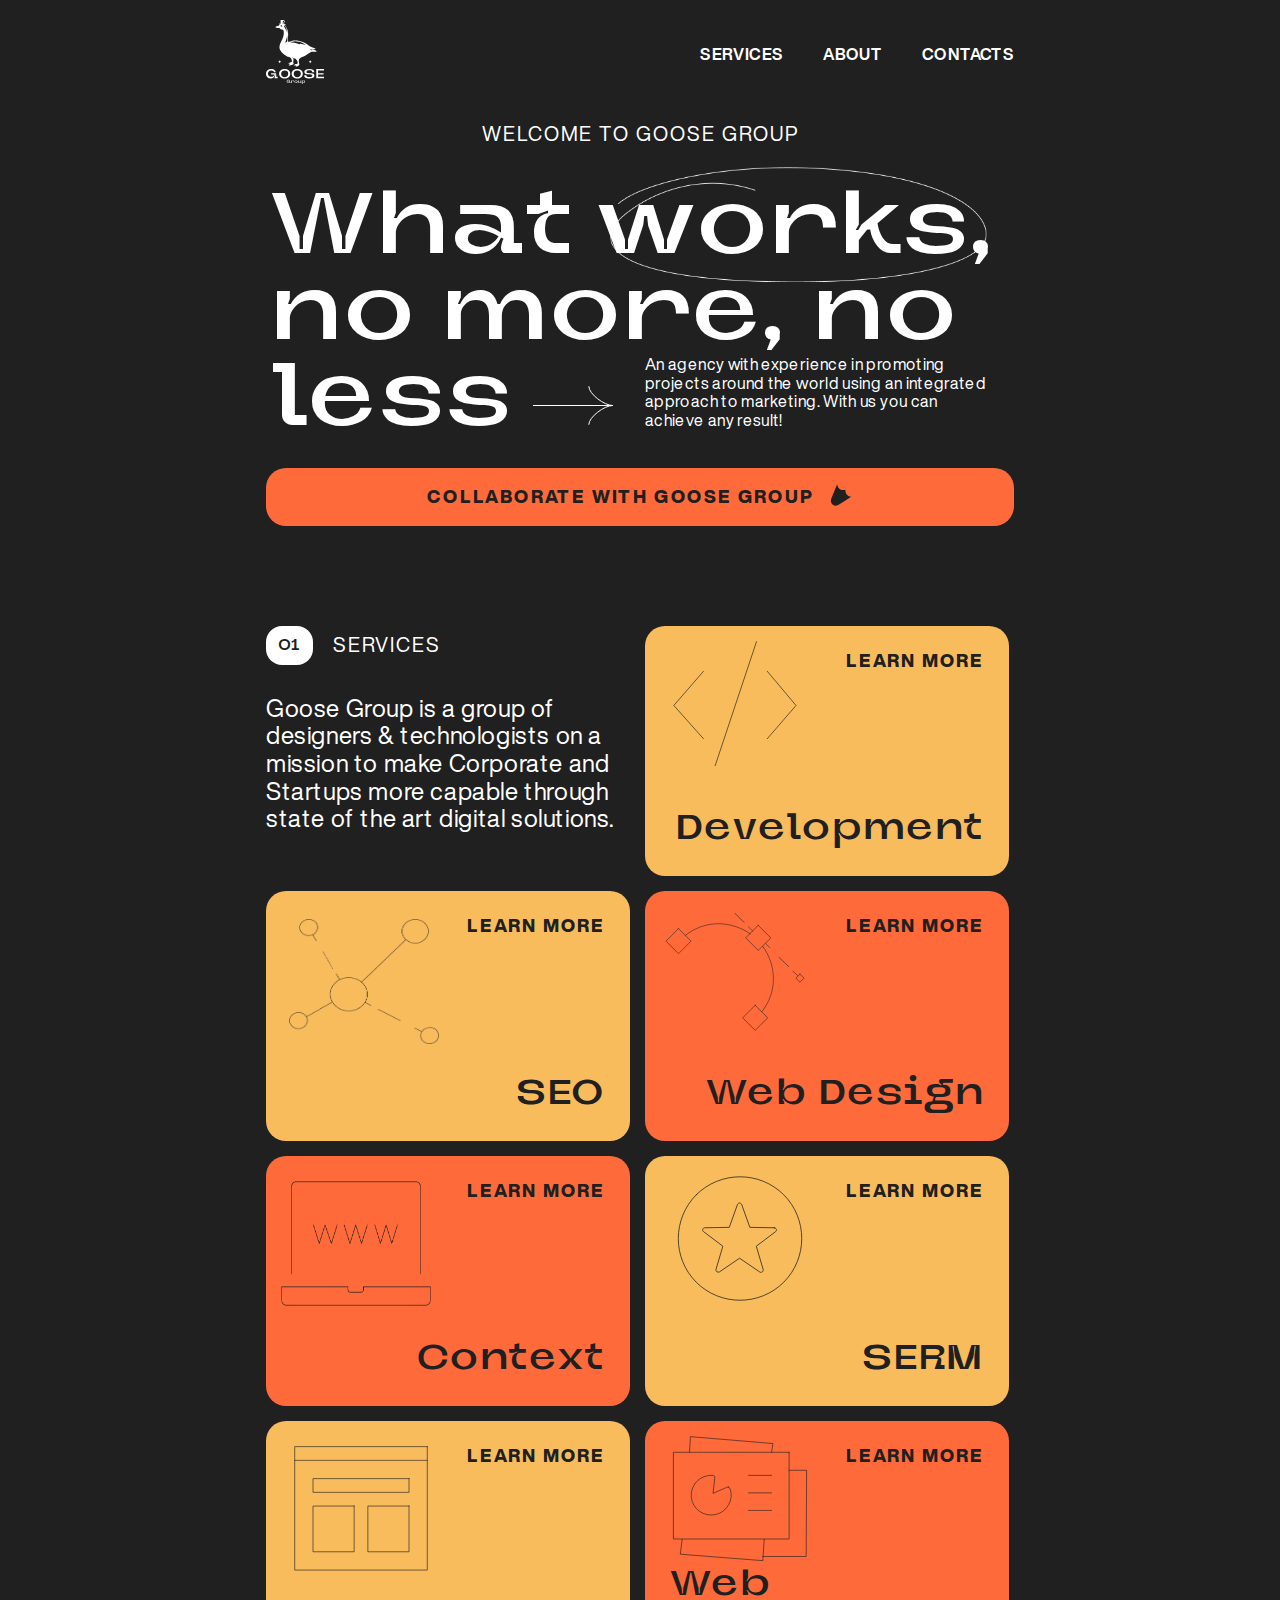
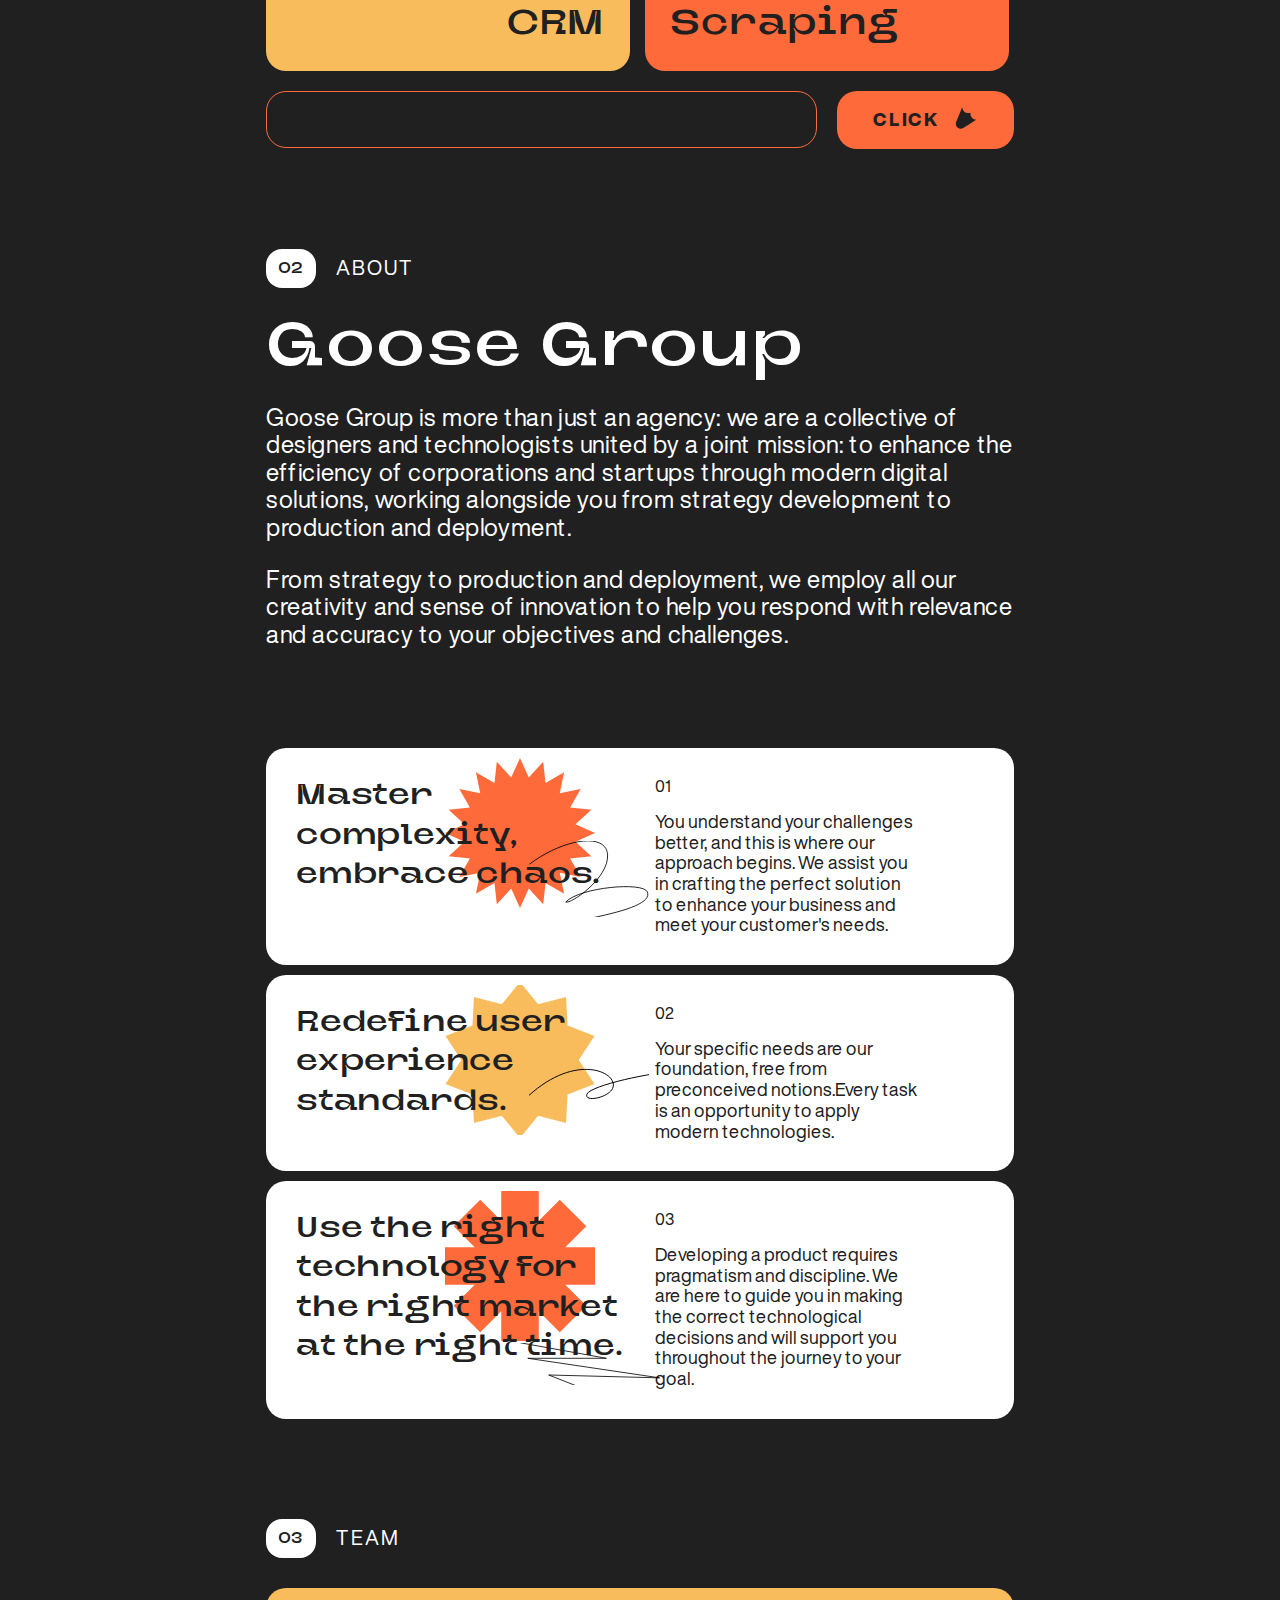
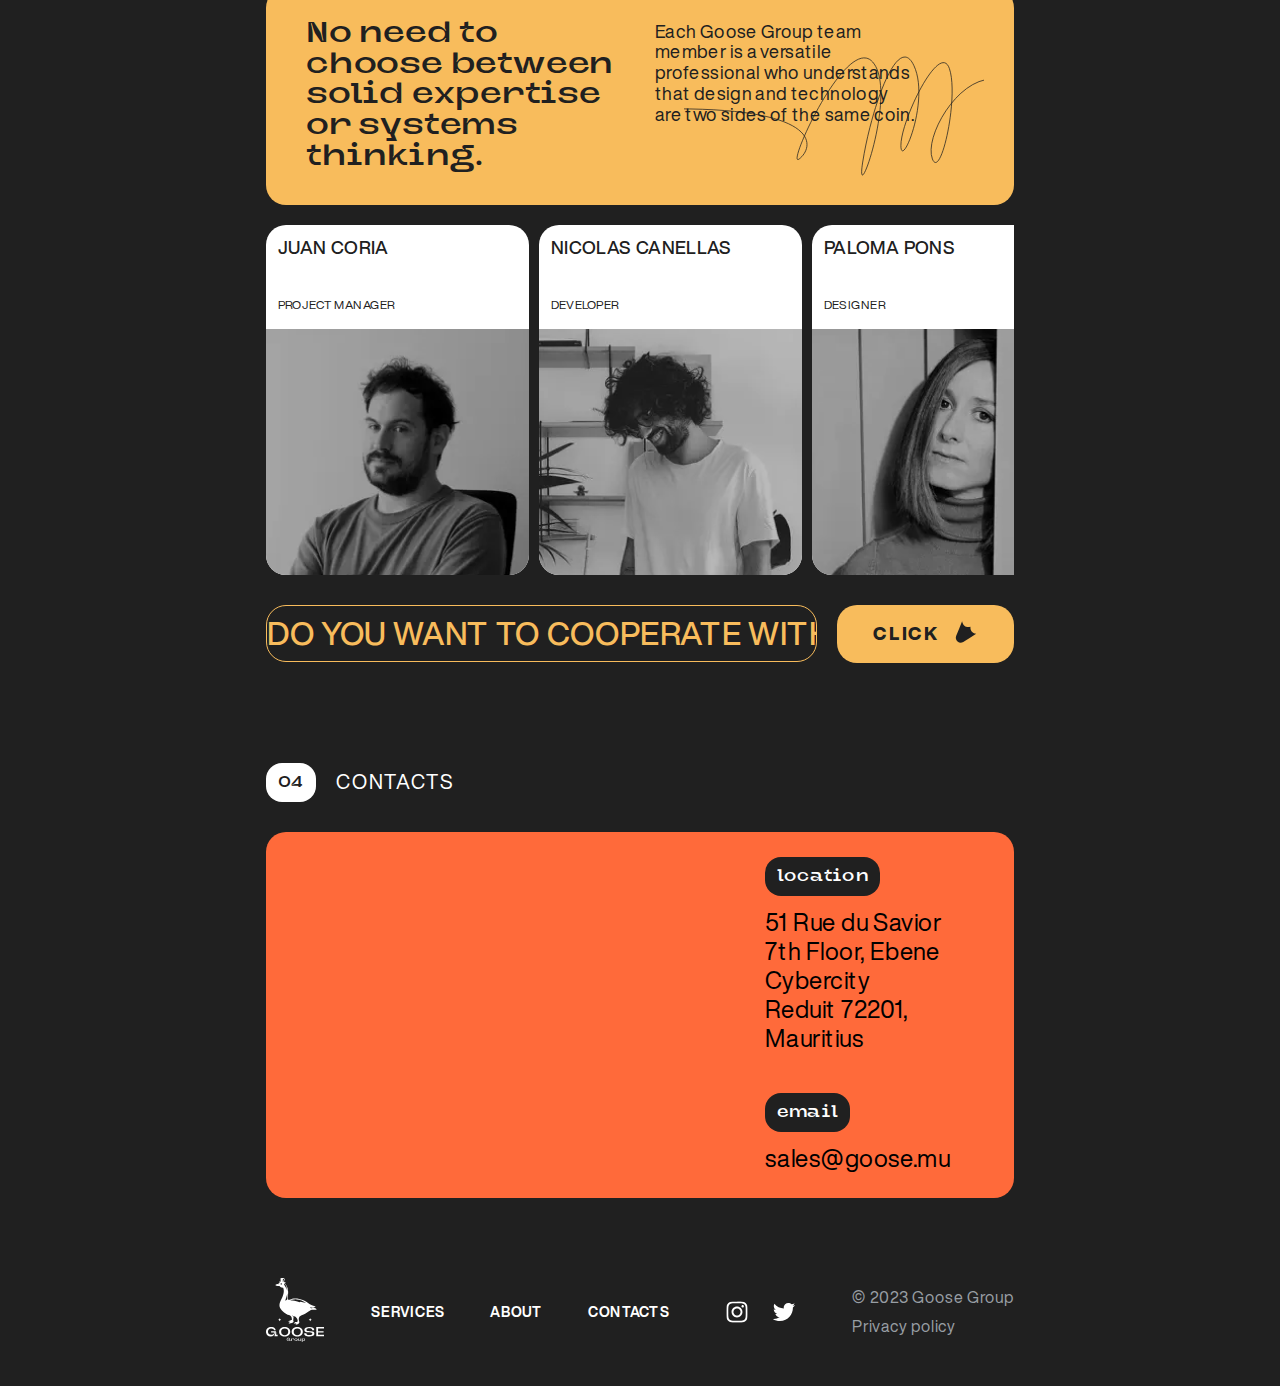
<file: index.html>
<!DOCTYPE html>
<html lang="en">
<head>
    <meta charset="UTF-8">
    <meta name="viewport" content="width=device-width, initial-scale=1.0">
    <link rel="icon" type="image/x-icon" href="./assets/img/favicon.png">
    <link rel="stylesheet" href="assets/css/main.css">
    <title>Goose group</title>
</head>
<body>
    <div class="wrapper">
        <header class="header">
            <div class="container">
                <div class="header_block">
                    <div class="header_block-L">
                        <a href="#" class="header_block-logo">
                            <picture>
                                <!-- <source media="(max-width: 640px)" type="image/webp" srcset="aaa.webp 1x, aaa2x.webp 2x">
                                <source media="(max-width: 640px)" srcset="aaa.jpg 1x, aaa2x.jpg 2x">
                                <source type="image/webp" srcset="aaa.webp 1x, aaa2x.webp 2x"> -->
                                <img src="./assets/img/mainLogo.svg" srcset="./assets/img/mainLogo.svg" width="58" height="64" alt="Logo" loading="lazy">
                            </picture>
                        </a>
                    </div>
                    <div class="header_block-R">
                        <nav class="header_block-R__nav">
                            <ul class="header_block-R__lists">
                                <li class="header_block-R__list">
                                    <a href="#" class="header__block-link">Services</a>
                                </li>
                                <li class="header_block-R__list">
                                    <a href="#" class="header__block-link">About</a>
                                </li>
                                <li class="header_block-R__list">
                                    <a href="#" class="header__block-link">Contacts</a>
                                </li>
                            </ul>
                            <a class="header_block-R_mail" href="mailto:sales@goose.mu">sales@goose.mu</a>
                            <ul class="header_block-R_social">
                                <li>
                                    <a href="#">
                                        <svg xmlns="http://www.w3.org/2000/svg" width="32" height="32" viewBox="0 0 32 32" fill="none">
                                        <g clip-path="url(#clip0_376_2771)">
                                          <path d="M9.39935 0.174146C7.7036 0.254152 6.54558 0.524771 5.53323 0.922571C4.4855 1.33089 3.59746 1.87882 2.71389 2.76558C1.83031 3.65235 1.28621 4.54102 0.880757 5.59035C0.488376 6.60493 0.222538 7.7639 0.147632 9.46061C0.0727259 11.1573 0.0561508 11.7027 0.0644383 16.0307C0.0727258 20.3587 0.0918509 20.9012 0.174088 22.6014C0.255051 24.2968 0.524713 25.4545 0.922513 26.4672C1.33147 27.5149 1.87876 28.4026 2.76584 29.2865C3.65293 30.1704 4.54096 30.7133 5.59284 31.1194C6.60646 31.5111 7.76576 31.7782 9.46215 31.8525C11.1585 31.9267 11.7046 31.944 16.0313 31.9357C20.358 31.9274 20.9027 31.9083 22.6026 31.8276C24.3025 31.747 25.4542 31.4754 26.4671 31.0795C27.5149 30.6696 28.4032 30.1233 29.2865 29.2359C30.1697 28.3485 30.7135 27.4591 31.1187 26.4092C31.5114 25.3956 31.7782 24.2363 31.8518 22.5412C31.9261 20.84 31.9436 20.2968 31.9353 15.9695C31.927 11.6421 31.9076 11.0996 31.8269 9.40005C31.7463 7.70047 31.4763 6.54628 31.0788 5.53297C30.6692 4.48524 30.1226 3.59816 29.2358 2.71363C28.349 1.8291 27.4591 1.28563 26.4094 0.881452C25.3952 0.489071 24.2365 0.22164 22.5401 0.148327C20.8438 0.0750149 20.2977 0.0562087 15.9694 0.0644962C11.6411 0.0727837 11.0992 0.0912712 9.39935 0.174146ZM9.5855 28.9853C8.0316 28.9177 7.18786 28.6596 6.62559 28.4434C5.88099 28.1566 5.35059 27.8098 4.79023 27.2548C4.22986 26.6999 3.88561 26.1676 3.59491 25.4246C3.37657 24.8623 3.1136 24.0195 3.04093 22.4656C2.96188 20.7861 2.9453 20.2819 2.93606 16.0269C2.92681 11.7719 2.94307 11.2682 3.0167 9.58811C3.083 8.03548 3.34278 7.19079 3.55858 6.62883C3.84545 5.88328 4.19098 5.35383 4.7472 4.79379C5.30341 4.23375 5.83413 3.88886 6.57778 3.59816C7.13941 3.37886 7.98219 3.11812 9.53546 3.04417C11.2162 2.96448 11.7199 2.94855 15.9742 2.9393C20.2286 2.93006 20.7335 2.946 22.4149 3.01995C23.9675 3.08752 24.8125 3.34475 25.3738 3.56182C26.1187 3.8487 26.6488 4.19327 27.2089 4.75044C27.7689 5.30762 28.1141 5.83642 28.4048 6.58166C28.6244 7.1417 28.8852 7.98416 28.9585 9.53838C29.0385 11.2192 29.0567 11.7231 29.0643 15.9771C29.072 20.2312 29.057 20.7364 28.9834 22.4159C28.9155 23.9698 28.6579 24.8138 28.4415 25.3768C28.1546 26.121 27.8088 26.6518 27.2522 27.2115C26.6957 27.7712 26.1656 28.1161 25.4216 28.4068C24.8606 28.6258 24.0169 28.8871 22.4649 28.9611C20.7841 29.0401 20.2805 29.0567 16.0246 29.066C11.7686 29.0752 11.2666 29.058 9.58582 28.9853M22.5781 7.48213C22.5787 7.86041 22.6915 8.23001 22.9022 8.54418C23.1129 8.85835 23.412 9.10298 23.7618 9.24713C24.1115 9.39128 24.4962 9.42848 24.867 9.35402C25.2379 9.27955 25.5784 9.09677 25.8454 8.8288C26.1124 8.56082 26.2939 8.21968 26.367 7.84853C26.4401 7.47738 26.4015 7.09288 26.2561 6.74367C26.1107 6.39446 25.8649 6.09622 25.55 5.88667C25.235 5.67713 24.865 5.56568 24.4867 5.56644C23.9796 5.56745 23.4937 5.76983 23.1357 6.12908C22.7778 6.48832 22.5772 6.97501 22.5781 7.48213ZM7.81676 16.016C7.82568 20.5359 11.4964 24.1916 16.0153 24.183C20.5342 24.1744 24.1925 20.504 24.1839 15.9841C24.1753 11.4643 20.5036 7.80757 15.9841 7.8165C11.4645 7.82542 7.80815 11.4968 7.81676 16.016ZM10.6874 16.0103C10.6853 14.9596 10.9949 13.9318 11.5769 13.057C12.1589 12.1822 12.9873 11.4996 13.9573 11.0956C14.9272 10.6916 15.9952 10.5843 17.0261 10.7872C18.0571 10.9902 19.0047 11.4943 19.7492 12.2358C20.4936 12.9773 21.0015 13.9229 21.2085 14.953C21.4155 15.9832 21.3124 17.0515 20.9122 18.0231C20.5121 18.9946 19.8328 19.8257 18.9603 20.4112C18.0878 20.9967 17.0613 21.3103 16.0105 21.3124C15.3129 21.3138 14.6217 21.1778 13.9766 20.9122C13.3315 20.6465 12.745 20.2563 12.2507 19.764C11.7564 19.2716 11.3639 18.6867 11.0957 18.0426C10.8274 17.3986 10.6887 16.708 10.6874 16.0103Z" fill="white"/>
                                        </g>
                                        <defs>
                                          <clipPath id="clip0_376_2771">
                                            <rect width="31.875" height="31.875" fill="white" transform="translate(0.0625 0.0625)"/>
                                          </clipPath>
                                        </defs>
                                      </svg></a>
                                </li>
                                <li>
                                    <a href="#">
                                        <svg xmlns="http://www.w3.org/2000/svg" width="34" height="34" viewBox="0 0 34 34" fill="none">
                                            <g clip-path="url(#clip0_376_2775)">
                                              <path d="M30.3298 10.099C30.3502 10.3943 30.3502 10.6896 30.3502 10.9876C30.3502 20.0688 23.4369 30.5422 10.7956 30.5422V30.5368C7.06134 30.5422 3.40464 29.4726 0.260986 27.4557C0.80398 27.521 1.3497 27.5537 1.89677 27.5551C4.99143 27.5578 7.99763 26.5194 10.4323 24.6074C7.49138 24.5516 4.9125 22.6341 4.01159 19.8348C5.04178 20.0334 6.10327 19.9926 7.11441 19.7164C3.90816 19.0686 1.60146 16.2515 1.60146 12.98C1.60146 12.95 1.60146 12.9214 1.60146 12.8929C2.5568 13.425 3.62646 13.7203 4.72061 13.7529C1.7008 11.7348 0.769958 7.71742 2.59355 4.57649C6.08286 8.87009 11.2311 11.4803 16.7577 11.7565C16.2038 9.36953 16.9604 6.86822 18.7459 5.19025C21.514 2.58823 25.8674 2.7216 28.4695 5.48828C30.0086 5.1848 31.4838 4.62004 32.8338 3.81983C32.3208 5.41071 31.247 6.76207 29.8126 7.62079C31.1749 7.46021 32.5058 7.09549 33.7592 6.53889C32.8365 7.92155 31.6743 9.12593 30.3298 10.099Z" fill="white"/>
                                            </g>
                                            <defs>
                                              <clipPath id="clip0_376_2775">
                                                <rect width="33.75" height="33.75" fill="white" transform="translate(0.125 0.125)"/>
                                              </clipPath>
                                            </defs>
                                          </svg>
                                    </a>
                                </li>
                            </ul>
                        </nav>
                        <a href="#" class="header_block-menu">
                            <span class="menuText">Menu</span>
                            <picture class="menuLines">
                                <img src="./assets/img/menuLines.svg" srcset="./assets/img/menuLines.svg" width="24" height="24" alt="menu lines" loading="lazy">
                            </picture>
                            <picture class="menuX">
                                <img src="./assets/img/menuX.svg" srcset="./assets/img/menuX.svg" width="24" height="24" alt="menu lines" loading="lazy">
                            </picture>
                        </a>
                    </div>
                </div>
            </div>
        </header>

        <main>
            <section class="hero">
                <div class="container">
                    <div class="hero_block">
                        <span class="hero_span">Welcome to Goose Group</span>
                        <div class="hero_main">
                            <h1 class="hero_title">
                                What works, no more, no less
                                <picture>
                                    <img src="./assets/img/hero_arrow.svg" srcset="./assets/img/hero_arrow.svg" width="80" height="39" alt="arrow" loading="lazy">
                                </picture>
                            </h1>
                            <span class="hero_title-span">
                                An agency with experience in promoting projects around the world using an integrated approach to marketing. With us you can achieve any result!
                            </span>
                        </div>
                        <a href="#" class="hero_btn orange modalOpenBtn">
                            <span class="hero_btn-text01">collaborate with goose group</span>
                            <span class="hero_btn-text02">collaborate</span>
                            <picture>
                                <img src="./assets/img/gooseFootBlack.svg" srcset="./assets/img/gooseFootBlack.svg" width="24" height="24" alt="arrow" loading="lazy">
                            </picture>
                        </a>
                    </div>
                </div>
            </section>

            <section class="services">
                <div class="container">
                    <div class="services_block">
                        <div class="services_items">
                            <div class="services_items-info">
                                <span class="services_items-info__title">
                                    <span class="services_items-info__title-numb">01</span>
                                    <span class="services_items-info__title-span">Services</span>
                                </span>
                                <p class="services_items-info__text">Goose Group is a group of designers & technologists on a mission to make Corporate and Startups more capable through state of the art digital solutions.</p>
                            </div>
                            <a href="#" class="services_item yellow">
                                <span class="services_item-more">learn more</span>
                                <span class="services_item-name">Development</span>
                                <picture>
                                    <img src="./assets/img/Development.svg" srcset="./assets/img/Development.svg" width="186" height="189" alt="development" loading="lazy">
                                </picture>
                            </a>
                            <a href="#" class="services_item yellow">
                                <span class="services_item-more">learn more</span>
                                <span class="services_item-name">SEO</span>
                                <picture>
                                    <img src="./assets/img/SEO.png" srcset="./assets/img/SEO.png" width="325" height="304" alt="seo" loading="lazy">
                                </picture>
                            </a>
                            <a href="#" class="services_item orange">
                                <span class="services_item-more">learn more</span>
                                <span class="services_item-name">Web Design</span>
                                <picture>
                                    <img src="./assets/img/Design.svg" srcset="./assets/img/Design.svg" width="255" height="250" alt="Design" loading="lazy">
                                </picture>
                            </a>
                            <a href="#" class="services_item orange">
                                <span class="services_item-more">learn more</span>
                                <span class="services_item-name">Context</span>
                                <picture>
                                    <img src="./assets/img/context.png" srcset="./assets/img/context.png" width="257" height="180" alt="Context" loading="lazy">
                                </picture>
                            </a>
                            <a href="#" class="services_item yellow">
                                <span class="services_item-more">learn more</span>
                                <span class="services_item-name">SERM</span>
                                <picture>
                                    <img src="./assets/img/SERM.svg" srcset="./assets/img/SERM.svg" width="160" height="160" alt="SERM" loading="lazy">
                                </picture>
                            </a>
                            <a href="#" class="services_item yellow">
                                <span class="services_item-more">learn more</span>
                                <span class="services_item-name">CRM</span>
                                <picture>
                                    <img src="./assets/img/crm.svg" srcset="./assets/img/crm.svg" width="210" height="195" alt="CRM" loading="lazy">
                                </picture>
                            </a>
                            <a href="#" class="services_item orange">
                                <span class="services_item-more">learn more</span>
                                <span class="services_item-name">Web Scraping</span>
                                <picture>
                                    <img src="./assets/img/scraping.svg" srcset="./assets/img/scraping.svg" width="210" height="195" alt="Web Scraping" loading="lazy">
                                </picture>
                            </a>
                        </div>
                        <div class="services_action">
                            <div class="services_action-block">
                                <p class="services_action-text">
                                    If you want to get a consultation right now, click
                                    <picture>
                                        <img src="./assets/img/servicesActImg.svg" srcset="./assets/img/servicesActImg.svg" width="8" height="8" alt="star" loading="lazy">
                                    </picture>
                                </p>
                            </div>
                            <a href="#" class="services_action-btn modalOpenBtn orange">
                                CLick
                                <picture>
                                    <img src="./assets/img/gooseFootBlack.svg" srcset="./assets/img/gooseFootBlack.svg" width="24" height="24" alt="FOOT" loading="lazy">
                                </picture>
                            </a>
                        </div>
                    </div>
                </div>
            </section>

            <section class="about">
                <div class="container">
                    <div class="about_block">
                        <span class="section_title">
                            <span class="section_title-numb">02</span>
                            <span class="section_title-name">About</span>
                        </span>
                        <div class="about_sides">
                            <div class="about_L">
                                <span class="about_L-title">Goose Group</span>
                            </div>
                            <div class="about_R">
                                <p class="about_R-text">
                                    Goose Group is more than just an agency: we are a collective of designers and technologists united by a joint mission: to enhance the efficiency of corporations and startups through modern digital solutions, working alongside you from strategy development to production and deployment.
                                </p>
                                <p class="about_R-text">
                                    From strategy to production and deployment, we employ all our creativity and sense of innovation to help you respond with relevance and accuracy to your objectives and challenges.
                                </p>
                            </div>
                        </div>
                        <div class="about_items">
                            <div class="about_item">
                                <div class="about_item-L">
                                    <span class="about_item-title">Master complexity, embrace chaos.</span>
                                    <picture class="about_item-pic01">
                                        <img src="./assets/img/aboutItemFig01.svg" srcset="./assets/img/aboutItemFig01.svg" width="189" height="189" alt="figure01" loading="lazy">
                                    </picture>
                                    <picture class="about_item-pic02">
                                        <img src="./assets/img/aboutItemLine01.svg" srcset="./assets/img/aboutItemLine01.svg" width="140" height="92" alt="line01" loading="lazy">
                                    </picture>
                                </div>
                                <div class="about_item-R">
                                    <span class="about_item-numb">01</span>
                                    <p class="about_item-text">You understand your challenges better, and this is where our approach begins. We assist you in crafting the perfect solution to enhance your business and meet your customer's needs.</p>
                                </div>
                            </div>
                            <div class="about_item">
                                <div class="about_item-L">
                                    <span class="about_item-title">Redefine user experience standards.</span>
                                    <picture class="about_item-pic01">
                                        <img src="./assets/img/aboutItemFig02.svg" srcset="./assets/img/aboutItemFig02.svg" width="189" height="189" alt="figure02" loading="lazy">
                                    </picture>
                                    <picture class="about_item-pic02">
                                        <img src="./assets/img/aboutItemLine02.svg" srcset="./assets/img/aboutItemLine02.svg" width="180" height="60" alt="line02" loading="lazy">
                                    </picture>
                                </div>
                                <div class="about_item-R">
                                    <span class="about_item-numb">02</span>
                                    <p class="about_item-text">Your specific needs are our foundation, free from preconceived notions.Every task is an opportunity to apply modern technologies.</p>
                                </div>
                            </div>
                            <div class="about_item">
                                <div class="about_item-L">
                                    <span class="about_item-title">Use the right technology for the right market at the right time.</span>
                                    <picture class="about_item-pic01">
                                        <img src="./assets/img/aboutItemFig03.svg" srcset="./assets/img/aboutItemFig03.svg" width="160" height="160" alt="figure03" loading="lazy">
                                    </picture>
                                    <picture class="about_item-pic02">
                                        <img src="./assets/img/aboutItemLine03.svg" srcset="./assets/img/aboutItemLine03.svg" width="170" height="52" alt="line03" loading="lazy">
                                    </picture>
                                </div>
                                <div class="about_item-R">
                                    <span class="about_item-numb">03</span>
                                    <p class="about_item-text">Developing a product requires pragmatism and discipline. We are here to guide you in making the correct technological decisions and will support you throughout the journey to your goal.</p>
                                </div>
                            </div>
                        </div>
                    </div>
                </div>
            </section>

            <section class="team">
                <div class="container">
                    <div class="team_block">
                        <span class="section_title">
                            <span class="section_title-numb">03</span>
                            <span class="section_title-name">Team</span>
                        </span>
                        <div class="team_info">
                            <div class="team_info-L">
                                <span class="team_info-span">No need to choose between solid expertise or systems thinking.</span>
                            </div>
                            <div class="team_info-R">
                                <p class="team_info-text">Each Goose Group team member is a versatile professional who understands that design and technology are two sides of the same coin.</p>
                                <picture class="line">
                                    <img src="./assets/img/teamInfoLine.svg" srcset="./assets/img/teamInfoLine.svg" width="418" height="156" alt="line" loading="lazy">
                                </picture>
                            </div>
                        </div>
                        <div class="team_items">
                            <div class="team_persona">
                                <span class="team_persona-name">Juan Coria</span>
                                <span class="team_persona-job">Project Manager</span>
                                <picture class="team_persona-pic">
                                    <img src="./assets/img/teamPersonaImg01.png" srcset="./assets/img/teamPersonaImg01.png" width="334" height="247" alt="persona picture 01" loading="lazy">
                                </picture>
                            </div>
                            <div class="team_persona">
                                <span class="team_persona-name">Nicolas Canellas</span>
                                <span class="team_persona-job">developer</span>
                                <picture class="team_persona-pic">
                                    <img src="./assets/img/teamPersonaImg02.png" srcset="./assets/img/teamPersonaImg02.png" width="334" height="247" alt="persona picture 02" loading="lazy">
                                </picture>
                            </div>
                            <div class="team_persona">
                                <span class="team_persona-name">PALOMA PONS</span>
                                <span class="team_persona-job">designer</span>
                                <picture class="team_persona-pic">
                                    <img src="./assets/img/teamPersonaImg03.png" srcset="./assets/img/teamPersonaImg03.png" width="334" height="247" alt="persona picture 03" loading="lazy">
                                </picture>
                            </div>
                            <div class="team_persona">
                                <span class="team_persona-name">FERRAN SELLARES RIBAS</span>
                                <span class="team_persona-job">designer</span>
                                <picture class="team_persona-pic">
                                    <img src="./assets/img/teamPersonaImg04.png" srcset="./assets/img/teamPersonaImg04.png" width="334" height="247" alt="persona picture 04" loading="lazy">
                                </picture>
                            </div>
                            <div class="team_persona">
                                <span class="team_persona-name">AGUS VERRASTRO</span>
                                <span class="team_persona-job">SEO</span>
                                <picture class="team_persona-pic">
                                    <img src="./assets/img/teamPersonaImg05.png" srcset="./assets/img/teamPersonaImg05.png" width="334" height="247" alt="persona picture 05" loading="lazy">
                                </picture>
                            </div>
                            <div class="team_persona">
                                <span class="team_persona-name">ALBERTO CARBONELL</span>
                                <span class="team_persona-job">developer</span>
                                <picture class="team_persona-pic">
                                    <img src="./assets/img/teamPersonaImg06.png" srcset="./assets/img/teamPersonaImg06.png" width="334" height="247" alt="persona picture 06" loading="lazy">
                                </picture>
                            </div>
                            <div class="team_persona">
                                <span class="team_persona-name">JAVIER BIANCHI</span>
                                <span class="team_persona-job">developer</span>
                                <picture class="team_persona-pic">
                                    <img src="./assets/img/teamPersonaImg07.png" srcset="./assets/img/teamPersonaImg07.png" width="334" height="247" alt="persona picture 07" loading="lazy">
                                </picture>
                            </div>
                            <div class="team_persona">
                                <span class="team_persona-name">CHRIS NELDER</span>
                                <span class="team_persona-job">SEO</span>
                                <picture class="team_persona-pic">
                                    <img src="./assets/img/teamPersonaImg08.png" srcset="./assets/img/teamPersonaImg08.png" width="334" height="247" alt="persona picture 08" loading="lazy">
                                </picture>
                            </div>
                        </div>
                        <div class="team_action">
                            <div class="team_action-block">
                                <p class="team_action-text">
                                    do you want to cooperate with professionals, click
                                    <picture>
                                        <img src="./assets/img/servicesActImg.svg" srcset="./assets/img/servicesActImg.svg" width="8" height="8" alt="star" loading="lazy">
                                    </picture>
                                </p>
                            </div>
                            <a href="#" class="team_action-btn yellow modalOpenBtn">
                                CLick
                                <picture>
                                    <img src="./assets/img/gooseFootBlack.svg" srcset="./assets/img/gooseFootBlack.svg" width="24" height="24" alt="FOOT" loading="lazy">
                                </picture>
                            </a>
                        </div>
                    </div>
                </div>
            </section>

            <section class="contacts">
                <div class="container">
                    <div class="contacts_block">
                        <span class="section_title">
                            <span class="section_title-numb">04</span>
                            <span class="section_title-name">Contacts</span>
                        </span>
                        <div class="contacts_info">
                            <div class="contacts_info-L">
                                <iframe class="map" src="https://www.google.com/maps/embed?pb=!1m14!1m12!1m3!1d3147.795011853631!2d57.490481237593634!3d-20.243059832401208!2m3!1f0!2f0!3f0!3m2!1i1024!2i768!4f13.1!5e0!3m2!1sru!2s!4v1697648365977!5m2!1sru!2s" width="763" height="300" style="border:0;" allowfullscreen="" loading="lazy" referrerpolicy="no-referrer-when-downgrade"></iframe>
                            </div>
                            <div class="contacts_info-R">
                                <div class="contacts_info-R__item">
                                    <span class="contacts_info-R__item-span">location</span>
                                    <span class="contacts_info-R__item-info">51 Rue du Savior 7th Floor, Ebene Cybercity Reduit 72201, Mauritius</span>
                                </div>
                                <div class="contacts_info-R__item">
                                    <span class="contacts_info-R__item-span">email</span>
                                    <a href="mailto:sales@goose.mu" class="contacts_info-R__item-info">sales@goose.mu</a>
                                </div>
                            </div>
                        </div>
                    </div>
                </div>
            </section>
        </main>

        <footer class="footer">
            <div class="container">
                <div class="footer_block">
                    <a href="#" class="footer_logo">
                        <picture>
                            <!-- <source media="(max-width: 640px)" type="image/webp" srcset="aaa.webp 1x, aaa2x.webp 2x">
                            <source media="(max-width: 640px)" srcset="aaa.jpg 1x, aaa2x.jpg 2x">
                            <source type="image/webp" srcset="aaa.webp 1x, aaa2x.webp 2x"> -->
                            <img src="./assets/img/mainLogo.svg" srcset="./assets/img/mainLogo.svg" width="58" height="64" alt="Logo" loading="lazy">
                        </picture>
                    </a>
                    <nav class="footer_nav">
                        <ul class="footer_lists">
                            <li class="footer_list">
                                <a href="#" class="footer_link">Services</a>
                            </li>
                            <li class="footer_list">
                                <a href="#" class="footer_link">About</a>
                            </li>
                            <li class="footer_list">
                                <a href="#" class="footer_link">Contacts</a>
                            </li>
                        </ul>
                    </nav>
                    <nav class="footer_socMed">
                        <ul class="footer_socMed-lists">
                            <li class="footer_socMed-list">
                                <a href="#" class="footer_socMed-link">
                                    <svg xmlns="http://www.w3.org/2000/svg" width="22" height="22" viewBox="0 0 22 22" fill="none">
                                        <g clip-path="url(#clip0_323_775)">
                                          <path d="M6.59957 0.449309C5.46907 0.502646 4.69706 0.683059 4.02216 0.948259C3.32367 1.22047 2.73164 1.58576 2.14259 2.17693C1.55354 2.76811 1.1908 3.36056 0.920505 4.06011C0.658917 4.7365 0.481692 5.50915 0.431755 6.64028C0.381817 7.77142 0.370767 8.13501 0.376292 11.0203C0.381817 13.9057 0.394567 14.2673 0.449392 15.4008C0.503367 16.5311 0.683142 17.3029 0.948342 17.978C1.22098 18.6765 1.58584 19.2683 2.17723 19.8576C2.76862 20.4468 3.36064 20.8087 4.06189 21.0794C4.73764 21.3406 5.51051 21.5187 6.64143 21.5682C7.77236 21.6177 8.13637 21.6292 11.0208 21.6237C13.9053 21.6181 14.2685 21.6054 15.4017 21.5516C16.535 21.4979 17.3028 21.3168 17.9781 21.0529C18.6766 20.7796 19.2688 20.4154 19.8577 19.8238C20.4465 19.2322 20.809 18.6393 21.0791 17.9393C21.3409 17.2636 21.5188 16.4907 21.5679 15.3606C21.6174 14.2265 21.6291 13.8644 21.6235 10.9795C21.618 8.09464 21.605 7.73296 21.5513 6.59991C21.4975 5.46686 21.3175 4.6974 21.0525 4.02186C20.7795 3.32337 20.415 2.73198 19.8239 2.1423C19.2327 1.55261 18.6394 1.1903 17.9396 0.920846C17.2635 0.659259 16.491 0.480971 15.3601 0.432096C14.2292 0.383221 13.8652 0.370684 10.9796 0.376209C8.09408 0.381734 7.73283 0.394059 6.59957 0.449309ZM6.72367 19.6568C5.68773 19.6117 5.12524 19.4396 4.75039 19.2955C4.25399 19.1043 3.90039 18.8731 3.52682 18.5031C3.15324 18.1331 2.92374 17.7783 2.72994 17.2829C2.58438 16.9081 2.40907 16.3462 2.36062 15.3103C2.30792 14.1906 2.29687 13.8544 2.2907 11.0178C2.28454 8.18112 2.29538 7.84537 2.34447 6.72528C2.38867 5.6902 2.56185 5.12707 2.70572 4.75243C2.89697 4.2554 3.12732 3.90243 3.49813 3.52907C3.86894 3.15571 4.22275 2.92578 4.71852 2.73198C5.09294 2.58578 5.65479 2.41196 6.69031 2.36266C7.81082 2.30953 8.14657 2.29891 10.9828 2.29275C13.819 2.28658 14.1556 2.29721 15.2766 2.34651C16.3117 2.39156 16.875 2.56305 17.2492 2.70776C17.7458 2.89901 18.0992 3.12872 18.4726 3.50017C18.8459 3.87162 19.0761 4.22416 19.2699 4.72098C19.4163 5.09435 19.5901 5.65598 19.639 6.69213C19.6923 7.81265 19.7044 8.14861 19.7095 10.9846C19.7146 13.8207 19.7047 14.1575 19.6556 15.2771C19.6103 16.3131 19.4386 16.8758 19.2943 17.251C19.1031 17.7472 18.8725 18.101 18.5015 18.4742C18.1305 18.8473 17.7771 19.0773 17.2811 19.2711C16.9071 19.4171 16.3446 19.5913 15.3099 19.6406C14.1894 19.6933 13.8537 19.7044 11.0164 19.7105C8.17908 19.7167 7.84439 19.7052 6.72388 19.6568M15.3854 5.3213C15.3858 5.57349 15.461 5.81989 15.6015 6.02933C15.7419 6.23878 15.9414 6.40187 16.1745 6.49797C16.4077 6.59407 16.6641 6.61887 16.9114 6.56922C17.1586 6.51958 17.3856 6.39773 17.5636 6.21908C17.7416 6.04042 17.8626 5.813 17.9113 5.56556C17.9601 5.31813 17.9343 5.0618 17.8374 4.82899C17.7404 4.59618 17.5766 4.39736 17.3667 4.25766C17.1567 4.11796 16.91 4.04367 16.6578 4.04417C16.3198 4.04485 15.9958 4.17977 15.7572 4.41926C15.5185 4.65876 15.3848 4.98322 15.3854 5.3213ZM5.54451 11.0106C5.55046 14.0238 7.99761 16.461 11.0102 16.4552C14.0228 16.4495 16.4617 14.0026 16.456 10.9893C16.4502 7.97606 14.0024 5.53826 10.9894 5.54421C7.97636 5.55016 5.53877 7.99773 5.54451 11.0106ZM7.45828 11.0067C7.45689 10.3062 7.66326 9.62108 8.05128 9.03788C8.43929 8.45467 8.99154 7.99962 9.63817 7.73028C10.2848 7.46093 10.9968 7.38939 11.6841 7.52468C12.3714 7.65998 13.0031 7.99605 13.4994 8.49039C13.9957 8.98473 14.3343 9.61514 14.4723 10.3019C14.6103 10.9886 14.5416 11.7009 14.2748 12.3486C14.008 12.9963 13.5552 13.5503 12.9735 13.9407C12.3919 14.331 11.7075 14.5401 11.007 14.5415C10.5419 14.5424 10.0811 14.4518 9.65107 14.2747C9.22098 14.0975 8.83001 13.8374 8.50046 13.5092C8.17092 13.181 7.90927 12.791 7.73045 12.3616C7.55163 11.9323 7.45914 11.4719 7.45828 11.0067Z" fill="white"/>
                                        </g>
                                        <defs>
                                          <clipPath id="clip0_323_775">
                                            <rect width="21.25" height="21.25" fill="white" transform="translate(0.375 0.375)"/>
                                          </clipPath>
                                        </defs>
                                    </svg>
                                </a>
                            </li>
                            <li class="footer_socMed-list">
                                <a href="#" class="footer_socMed-link">
                                    <svg xmlns="http://www.w3.org/2000/svg" width="24" height="24" viewBox="0 0 24 24" fill="none">
                                        <g clip-path="url(#clip0_323_779)">
                                          <path d="M20.8867 7.39931C20.9003 7.59619 20.9003 7.79306 20.9003 7.99175C20.9003 14.0459 16.2914 21.0281 7.8639 21.0281V21.0245C5.37439 21.0281 2.93659 20.315 0.84082 18.9705C1.20282 19.014 1.56663 19.0358 1.93134 19.0367C3.99445 19.0385 5.99858 18.3463 7.62167 17.0716C5.66108 17.0344 3.94183 15.7561 3.34122 13.8898C4.02802 14.0223 4.73568 13.9951 5.40977 13.8109C3.27227 13.3791 1.73447 11.501 1.73447 9.31998C1.73447 9.30002 1.73447 9.28097 1.73447 9.26191C2.37136 9.61665 3.08447 9.81353 3.81391 9.8353C1.8007 8.48984 1.18013 5.81161 2.39586 3.71766C4.72207 6.58006 8.15423 8.32018 11.8386 8.50435C11.4693 6.91302 11.9738 5.24548 13.1641 4.12683C15.0095 2.39215 17.9118 2.48107 19.6465 4.32552C20.6726 4.1232 21.656 3.74669 22.556 3.21322C22.214 4.27381 21.4982 5.17472 20.5419 5.7472C21.4501 5.64014 22.3374 5.39699 23.173 5.02592C22.5579 5.9477 21.7831 6.75062 20.8867 7.39931Z" fill="white"/>
                                        </g>
                                        <defs>
                                          <clipPath id="clip0_323_779">
                                            <rect width="22.5" height="22.5" fill="white" transform="translate(0.75 0.75)"/>
                                          </clipPath>
                                        </defs>
                                      </svg>
                                </a>
                            </li>
                        </ul>
                    </nav>
                    <div class="footer_info">
                        <span class="footer_info-span">© 2023 Goose Group</span>
                        <a href="#" class="footer_PrivPol">Privacy policy</a>
                    </div>
                </div>
            </div>
        </footer>

        <div class="modalContactUs">
            <div class="container">
                <div class="modalContactUs_block">
                    <div class="modalContactUs_sides">
                        <div class="modalContactUs_L">
                            <picture>
                                <img src="./assets/img/mainLogo.svg" srcset="./assets/img/mainLogo.svg" width="58" height="64" alt="Logo" loading="lazy">
                            </picture>
                            <span class="modalContactUs_L-title">Develop-<br>ment</span>
                            <a href="#" class="modalContactUs_L-subtitle">see how we do it</a>
                        </div>
                        <div class="modalContactUs_R">
                            <span class="modalContactUs_R-title">Contact us</span>
                            <span class="modalContactUs_R-subtitle">Contact us so that we can get to know each other better. <br> But remember: we only work with nice people!</span>

                            <form method="post" class="modalContactUs_form">
                                <div class="modalContactUs_form-actions">
                                    <div class="input-wrapper">
                                        <input type="text" id="input" class="form-control action_inp" name="Name" placeholder="">
                                        <label for="input" class="control-label">Name</label>
                                    </div>
                                    <div class="input-wrapper">
                                        <input type="text" id="phoneInp" class="form-control action_inp phoneInp" name="Phone" placeholder="">
                                        <label for="phoneInp" class="control-label">Phone</label>
                                    </div>
                                    <div class="input-wrapper">
                                        <input type="email" id="mailInp" class="form-control action_inp mailInp" name="Email" placeholder="">
                                        <label for="mailInp" class="control-label">Email</label>
                                    </div>
                                    <label class="modalContactUs_form-label">
                                        <input type="checkbox" name="personalData" required>
                                        <span class="modalContactUs_form-checker">
                                            <svg xmlns="http://www.w3.org/2000/svg" width="14" height="14" viewBox="0 0 14 14" fill="none">
                                            <path d="M11.6666 3.5L5.24992 9.91667L2.33325 7" stroke="#202020" stroke-linecap="square"/>
                                            </svg>
                                        </span>
                                        <span class="modalContactUs_form-label__text" >I agree to the processing of personal data</span>
                                    </label>
                                    <button class="modalContactUs_form-btn orange">
                                        get a consultation
                                        <picture>
                                            <img src="./assets/img/gooseFootBlack.svg" srcset="./assets/img/gooseFootBlack.svg" width="24" height="24" alt="FOOT" loading="lazy">
                                        </picture>
                                    </button>
                                    <a href="#" class="modalContactUs_form-closeT">to close</a>
                                    <a href="#" class="modalContactUs_form-closeI">
                                        <svg xmlns="http://www.w3.org/2000/svg" width="32" height="32" viewBox="0 0 32 32" fill="none">
                                            <path d="M9.401 9.40039L22.6003 22.5997" stroke="#989EA4" stroke-linecap="square" stroke-linejoin="round"/>
                                            <path d="M9.401 22.5996L22.6003 9.40028" stroke="#989EA4" stroke-linecap="square" stroke-linejoin="round"/>
                                        </svg>
                                    </a>
                                </div>
                            </form>
                        </div>
                    </div>
                </div>
            </div>
        </div>
    </div>

    <script src="assets/js/jQuery-3.7.1.min.js"></script>
    <script src="assets/js/jquery.validate.min.js"></script>
    <script src="assets/js/additional-methods.min.js"></script>
    <script src="assets/js/jquery.inputmask.min.js"></script>
    <script src="assets/js/main.js"></script>
</body>
</html>
</file>
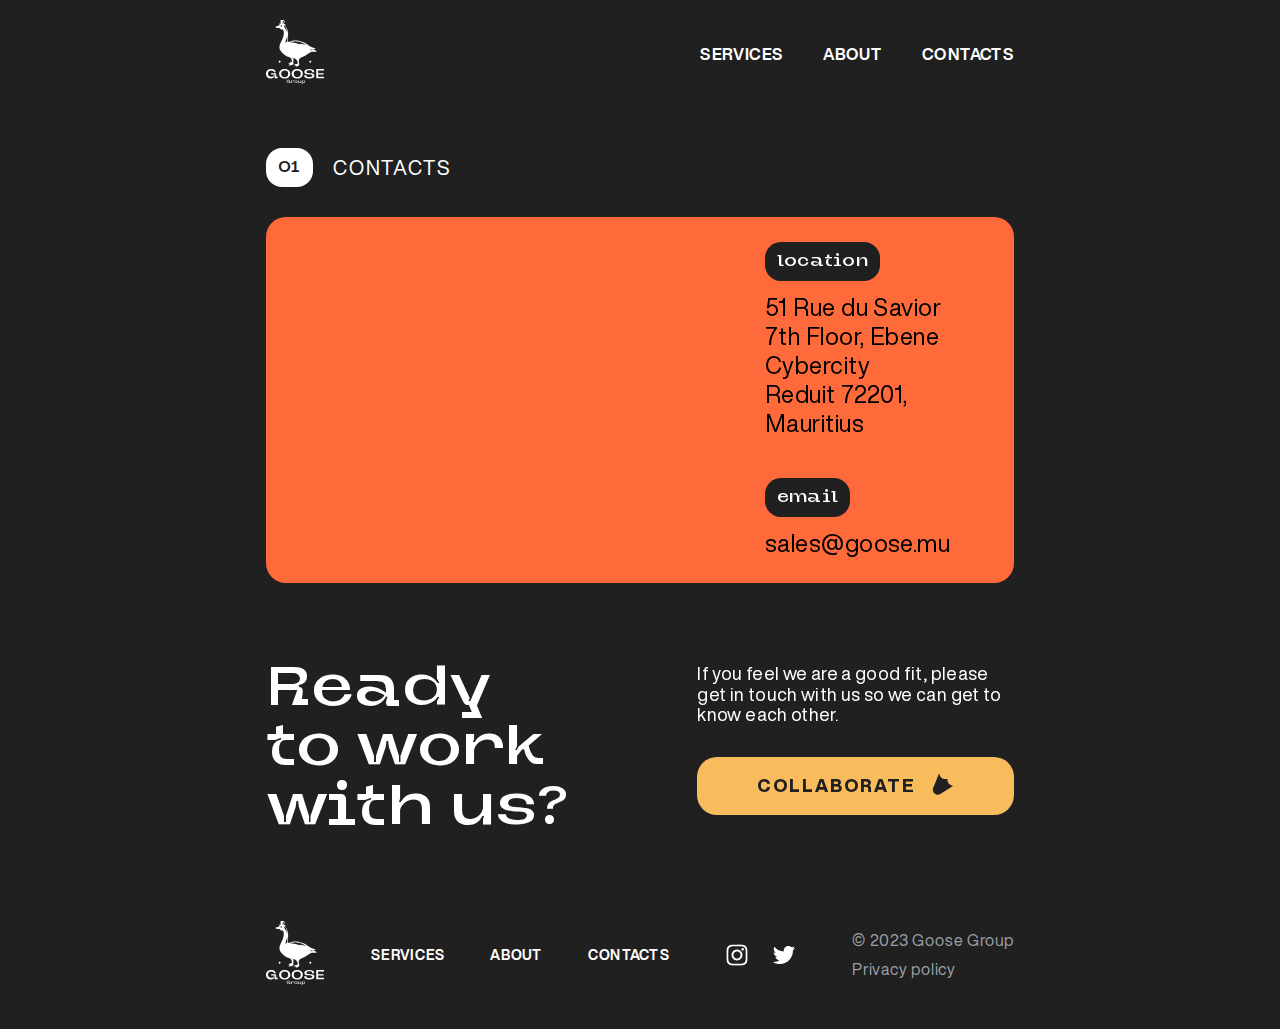
<file: contacts.html>
<!DOCTYPE html>
<html lang="en">
<head>
    <meta charset="UTF-8">
    <meta name="viewport" content="width=device-width, initial-scale=1.0">
    <link rel="icon" type="image/x-icon" href="./assets/img/favicon.png">
    <link rel="stylesheet" href="assets/css/main.css">
    <title>Contacts</title>
</head>
<body>
    <div class="wrapper">

        <header class="header">
            <div class="container">
                <div class="header_block">
                    <div class="header_block-L">
                        <a href="#" class="header_block-logo">
                            <picture>
                                <!-- <source media="(max-width: 640px)" type="image/webp" srcset="aaa.webp 1x, aaa2x.webp 2x">
                                <source media="(max-width: 640px)" srcset="aaa.jpg 1x, aaa2x.jpg 2x">
                                <source type="image/webp" srcset="aaa.webp 1x, aaa2x.webp 2x"> -->
                                <img src="./assets/img/mainLogo.svg" srcset="./assets/img/mainLogo.svg" width="58" height="64" alt="Logo" loading="lazy">
                            </picture>
                        </a>
                    </div>
                    <div class="header_block-R">
                        <nav class="header_block-R__nav">
                            <ul class="header_block-R__lists">
                                <li class="header_block-R__list">
                                    <a href="#" class="header__block-link">Services</a>
                                </li>
                                <li class="header_block-R__list">
                                    <a href="#" class="header__block-link">About</a>
                                </li>
                                <li class="header_block-R__list">
                                    <a href="#" class="header__block-link">Contacts</a>
                                </li>
                            </ul>
                            <a class="header_block-R_mail" href="mailto:sales@goose.mu">sales@goose.mu</a>
                            <ul class="header_block-R_social">
                                <li>
                                    <a href="#">
                                        <svg xmlns="http://www.w3.org/2000/svg" width="32" height="32" viewBox="0 0 32 32" fill="none">
                                        <g clip-path="url(#clip0_376_2771)">
                                          <path d="M9.39935 0.174146C7.7036 0.254152 6.54558 0.524771 5.53323 0.922571C4.4855 1.33089 3.59746 1.87882 2.71389 2.76558C1.83031 3.65235 1.28621 4.54102 0.880757 5.59035C0.488376 6.60493 0.222538 7.7639 0.147632 9.46061C0.0727259 11.1573 0.0561508 11.7027 0.0644383 16.0307C0.0727258 20.3587 0.0918509 20.9012 0.174088 22.6014C0.255051 24.2968 0.524713 25.4545 0.922513 26.4672C1.33147 27.5149 1.87876 28.4026 2.76584 29.2865C3.65293 30.1704 4.54096 30.7133 5.59284 31.1194C6.60646 31.5111 7.76576 31.7782 9.46215 31.8525C11.1585 31.9267 11.7046 31.944 16.0313 31.9357C20.358 31.9274 20.9027 31.9083 22.6026 31.8276C24.3025 31.747 25.4542 31.4754 26.4671 31.0795C27.5149 30.6696 28.4032 30.1233 29.2865 29.2359C30.1697 28.3485 30.7135 27.4591 31.1187 26.4092C31.5114 25.3956 31.7782 24.2363 31.8518 22.5412C31.9261 20.84 31.9436 20.2968 31.9353 15.9695C31.927 11.6421 31.9076 11.0996 31.8269 9.40005C31.7463 7.70047 31.4763 6.54628 31.0788 5.53297C30.6692 4.48524 30.1226 3.59816 29.2358 2.71363C28.349 1.8291 27.4591 1.28563 26.4094 0.881452C25.3952 0.489071 24.2365 0.22164 22.5401 0.148327C20.8438 0.0750149 20.2977 0.0562087 15.9694 0.0644962C11.6411 0.0727837 11.0992 0.0912712 9.39935 0.174146ZM9.5855 28.9853C8.0316 28.9177 7.18786 28.6596 6.62559 28.4434C5.88099 28.1566 5.35059 27.8098 4.79023 27.2548C4.22986 26.6999 3.88561 26.1676 3.59491 25.4246C3.37657 24.8623 3.1136 24.0195 3.04093 22.4656C2.96188 20.7861 2.9453 20.2819 2.93606 16.0269C2.92681 11.7719 2.94307 11.2682 3.0167 9.58811C3.083 8.03548 3.34278 7.19079 3.55858 6.62883C3.84545 5.88328 4.19098 5.35383 4.7472 4.79379C5.30341 4.23375 5.83413 3.88886 6.57778 3.59816C7.13941 3.37886 7.98219 3.11812 9.53546 3.04417C11.2162 2.96448 11.7199 2.94855 15.9742 2.9393C20.2286 2.93006 20.7335 2.946 22.4149 3.01995C23.9675 3.08752 24.8125 3.34475 25.3738 3.56182C26.1187 3.8487 26.6488 4.19327 27.2089 4.75044C27.7689 5.30762 28.1141 5.83642 28.4048 6.58166C28.6244 7.1417 28.8852 7.98416 28.9585 9.53838C29.0385 11.2192 29.0567 11.7231 29.0643 15.9771C29.072 20.2312 29.057 20.7364 28.9834 22.4159C28.9155 23.9698 28.6579 24.8138 28.4415 25.3768C28.1546 26.121 27.8088 26.6518 27.2522 27.2115C26.6957 27.7712 26.1656 28.1161 25.4216 28.4068C24.8606 28.6258 24.0169 28.8871 22.4649 28.9611C20.7841 29.0401 20.2805 29.0567 16.0246 29.066C11.7686 29.0752 11.2666 29.058 9.58582 28.9853M22.5781 7.48213C22.5787 7.86041 22.6915 8.23001 22.9022 8.54418C23.1129 8.85835 23.412 9.10298 23.7618 9.24713C24.1115 9.39128 24.4962 9.42848 24.867 9.35402C25.2379 9.27955 25.5784 9.09677 25.8454 8.8288C26.1124 8.56082 26.2939 8.21968 26.367 7.84853C26.4401 7.47738 26.4015 7.09288 26.2561 6.74367C26.1107 6.39446 25.8649 6.09622 25.55 5.88667C25.235 5.67713 24.865 5.56568 24.4867 5.56644C23.9796 5.56745 23.4937 5.76983 23.1357 6.12908C22.7778 6.48832 22.5772 6.97501 22.5781 7.48213ZM7.81676 16.016C7.82568 20.5359 11.4964 24.1916 16.0153 24.183C20.5342 24.1744 24.1925 20.504 24.1839 15.9841C24.1753 11.4643 20.5036 7.80757 15.9841 7.8165C11.4645 7.82542 7.80815 11.4968 7.81676 16.016ZM10.6874 16.0103C10.6853 14.9596 10.9949 13.9318 11.5769 13.057C12.1589 12.1822 12.9873 11.4996 13.9573 11.0956C14.9272 10.6916 15.9952 10.5843 17.0261 10.7872C18.0571 10.9902 19.0047 11.4943 19.7492 12.2358C20.4936 12.9773 21.0015 13.9229 21.2085 14.953C21.4155 15.9832 21.3124 17.0515 20.9122 18.0231C20.5121 18.9946 19.8328 19.8257 18.9603 20.4112C18.0878 20.9967 17.0613 21.3103 16.0105 21.3124C15.3129 21.3138 14.6217 21.1778 13.9766 20.9122C13.3315 20.6465 12.745 20.2563 12.2507 19.764C11.7564 19.2716 11.3639 18.6867 11.0957 18.0426C10.8274 17.3986 10.6887 16.708 10.6874 16.0103Z" fill="white"/>
                                        </g>
                                        <defs>
                                          <clipPath id="clip0_376_2771">
                                            <rect width="31.875" height="31.875" fill="white" transform="translate(0.0625 0.0625)"/>
                                          </clipPath>
                                        </defs>
                                      </svg></a>
                                </li>
                                <li>
                                    <a href="#">
                                        <svg xmlns="http://www.w3.org/2000/svg" width="34" height="34" viewBox="0 0 34 34" fill="none">
                                            <g clip-path="url(#clip0_376_2775)">
                                              <path d="M30.3298 10.099C30.3502 10.3943 30.3502 10.6896 30.3502 10.9876C30.3502 20.0688 23.4369 30.5422 10.7956 30.5422V30.5368C7.06134 30.5422 3.40464 29.4726 0.260986 27.4557C0.80398 27.521 1.3497 27.5537 1.89677 27.5551C4.99143 27.5578 7.99763 26.5194 10.4323 24.6074C7.49138 24.5516 4.9125 22.6341 4.01159 19.8348C5.04178 20.0334 6.10327 19.9926 7.11441 19.7164C3.90816 19.0686 1.60146 16.2515 1.60146 12.98C1.60146 12.95 1.60146 12.9214 1.60146 12.8929C2.5568 13.425 3.62646 13.7203 4.72061 13.7529C1.7008 11.7348 0.769958 7.71742 2.59355 4.57649C6.08286 8.87009 11.2311 11.4803 16.7577 11.7565C16.2038 9.36953 16.9604 6.86822 18.7459 5.19025C21.514 2.58823 25.8674 2.7216 28.4695 5.48828C30.0086 5.1848 31.4838 4.62004 32.8338 3.81983C32.3208 5.41071 31.247 6.76207 29.8126 7.62079C31.1749 7.46021 32.5058 7.09549 33.7592 6.53889C32.8365 7.92155 31.6743 9.12593 30.3298 10.099Z" fill="white"/>
                                            </g>
                                            <defs>
                                              <clipPath id="clip0_376_2775">
                                                <rect width="33.75" height="33.75" fill="white" transform="translate(0.125 0.125)"/>
                                              </clipPath>
                                            </defs>
                                          </svg>
                                    </a>
                                </li>
                            </ul>
                        </nav>
                        <a href="#" class="header_block-menu">
                            <span class="menuText">Menu</span>
                            <picture class="menuLines">
                                <img src="./assets/img/menuLines.svg" srcset="./assets/img/menuLines.svg" width="24" height="24" alt="menu lines" loading="lazy">
                            </picture>
                            <picture class="menuX">
                                <img src="./assets/img/menuX.svg" srcset="./assets/img/menuX.svg" width="24" height="24" alt="menu lines" loading="lazy">
                            </picture>
                        </a>
                    </div>
                </div>
            </div>
        </header>

        <main>

            <section class="contacts">
                <div class="container">
                    <div class="contacts_block ccontacts_block">
                        <span class="section_title">
                            <span class="section_title-numb">01</span>
                            <span class="section_title-name">Contacts</span>
                        </span>
                        <div class="contacts_info">
                            <div class="contacts_info-L">
                                <iframe class="map" src="https://www.google.com/maps/embed?pb=!1m14!1m12!1m3!1d3147.795011853631!2d57.490481237593634!3d-20.243059832401208!2m3!1f0!2f0!3f0!3m2!1i1024!2i768!4f13.1!5e0!3m2!1sru!2s!4v1697648365977!5m2!1sru!2s" width="763" height="300" style="border:0;" allowfullscreen="" loading="lazy" referrerpolicy="no-referrer-when-downgrade"></iframe>
                            </div>
                            <div class="contacts_info-R">
                                <div class="contacts_info-R__item">
                                    <span class="contacts_info-R__item-span">location</span>
                                    <span class="contacts_info-R__item-info">51 Rue du Savior 7th Floor, Ebene Cybercity Reduit 72201, Mauritius</span>
                                </div>
                                <div class="contacts_info-R__item">
                                    <span class="contacts_info-R__item-span">email</span>
                                    <a href="mailto:sales@goose.mu" class="contacts_info-R__item-info">sales@goose.mu</a>
                                </div>
                            </div>
                        </div>
                        <div class="ccontacts_B">
                            <div class="ccontacts_B-L">
                                <span class="ccontacts_B-L__title">Ready to work with us?</span>
                            </div>
                            <div class="ccontacts_B-R">
                                <span class="ccontacts_B-R__span">If you feel we are a good fit, please get in touch with us so we can get to know each other.</span>
                                <a href="#" class="ccontacts_B-btn yellow modalOpenBtn">
                                    <span class="ccontacts_B-btnT01">collaborate with<br> goose group</span>
                                    <span class="ccontacts_B-btnT02">collaborate</span>
                                    <picture>
                                        <img src="./assets/img/gooseFootBlack.svg" srcset="./assets/img/gooseFootBlack.svg" width="24" height="24" alt="FOOT" loading="lazy">
                                    </picture>
                                </a>
                            </div>
                        </div>
                    </div>
                </div>
            </section>

        </main>

        <footer class="footer">
            <div class="container">
                <div class="footer_block">
                    <a href="#" class="footer_logo">
                        <picture>
                            <!-- <source media="(max-width: 640px)" type="image/webp" srcset="aaa.webp 1x, aaa2x.webp 2x">
                            <source media="(max-width: 640px)" srcset="aaa.jpg 1x, aaa2x.jpg 2x">
                            <source type="image/webp" srcset="aaa.webp 1x, aaa2x.webp 2x"> -->
                            <img src="./assets/img/mainLogo.svg" srcset="./assets/img/mainLogo.svg" width="58" height="64" alt="Logo" loading="lazy">
                        </picture>
                    </a>
                    <nav class="footer_nav">
                        <ul class="footer_lists">
                            <li class="footer_list">
                                <a href="#" class="footer_link">Services</a>
                            </li>
                            <li class="footer_list">
                                <a href="#" class="footer_link">About</a>
                            </li>
                            <li class="footer_list">
                                <a href="#" class="footer_link">Contacts</a>
                            </li>
                        </ul>
                    </nav>
                    <nav class="footer_socMed">
                        <ul class="footer_socMed-lists">
                            <li class="footer_socMed-list">
                                <a href="#" class="footer_socMed-link">
                                    <svg xmlns="http://www.w3.org/2000/svg" width="22" height="22" viewBox="0 0 22 22" fill="none">
                                        <g clip-path="url(#clip0_323_775)">
                                          <path d="M6.59957 0.449309C5.46907 0.502646 4.69706 0.683059 4.02216 0.948259C3.32367 1.22047 2.73164 1.58576 2.14259 2.17693C1.55354 2.76811 1.1908 3.36056 0.920505 4.06011C0.658917 4.7365 0.481692 5.50915 0.431755 6.64028C0.381817 7.77142 0.370767 8.13501 0.376292 11.0203C0.381817 13.9057 0.394567 14.2673 0.449392 15.4008C0.503367 16.5311 0.683142 17.3029 0.948342 17.978C1.22098 18.6765 1.58584 19.2683 2.17723 19.8576C2.76862 20.4468 3.36064 20.8087 4.06189 21.0794C4.73764 21.3406 5.51051 21.5187 6.64143 21.5682C7.77236 21.6177 8.13637 21.6292 11.0208 21.6237C13.9053 21.6181 14.2685 21.6054 15.4017 21.5516C16.535 21.4979 17.3028 21.3168 17.9781 21.0529C18.6766 20.7796 19.2688 20.4154 19.8577 19.8238C20.4465 19.2322 20.809 18.6393 21.0791 17.9393C21.3409 17.2636 21.5188 16.4907 21.5679 15.3606C21.6174 14.2265 21.6291 13.8644 21.6235 10.9795C21.618 8.09464 21.605 7.73296 21.5513 6.59991C21.4975 5.46686 21.3175 4.6974 21.0525 4.02186C20.7795 3.32337 20.415 2.73198 19.8239 2.1423C19.2327 1.55261 18.6394 1.1903 17.9396 0.920846C17.2635 0.659259 16.491 0.480971 15.3601 0.432096C14.2292 0.383221 13.8652 0.370684 10.9796 0.376209C8.09408 0.381734 7.73283 0.394059 6.59957 0.449309ZM6.72367 19.6568C5.68773 19.6117 5.12524 19.4396 4.75039 19.2955C4.25399 19.1043 3.90039 18.8731 3.52682 18.5031C3.15324 18.1331 2.92374 17.7783 2.72994 17.2829C2.58438 16.9081 2.40907 16.3462 2.36062 15.3103C2.30792 14.1906 2.29687 13.8544 2.2907 11.0178C2.28454 8.18112 2.29538 7.84537 2.34447 6.72528C2.38867 5.6902 2.56185 5.12707 2.70572 4.75243C2.89697 4.2554 3.12732 3.90243 3.49813 3.52907C3.86894 3.15571 4.22275 2.92578 4.71852 2.73198C5.09294 2.58578 5.65479 2.41196 6.69031 2.36266C7.81082 2.30953 8.14657 2.29891 10.9828 2.29275C13.819 2.28658 14.1556 2.29721 15.2766 2.34651C16.3117 2.39156 16.875 2.56305 17.2492 2.70776C17.7458 2.89901 18.0992 3.12872 18.4726 3.50017C18.8459 3.87162 19.0761 4.22416 19.2699 4.72098C19.4163 5.09435 19.5901 5.65598 19.639 6.69213C19.6923 7.81265 19.7044 8.14861 19.7095 10.9846C19.7146 13.8207 19.7047 14.1575 19.6556 15.2771C19.6103 16.3131 19.4386 16.8758 19.2943 17.251C19.1031 17.7472 18.8725 18.101 18.5015 18.4742C18.1305 18.8473 17.7771 19.0773 17.2811 19.2711C16.9071 19.4171 16.3446 19.5913 15.3099 19.6406C14.1894 19.6933 13.8537 19.7044 11.0164 19.7105C8.17908 19.7167 7.84439 19.7052 6.72388 19.6568M15.3854 5.3213C15.3858 5.57349 15.461 5.81989 15.6015 6.02933C15.7419 6.23878 15.9414 6.40187 16.1745 6.49797C16.4077 6.59407 16.6641 6.61887 16.9114 6.56922C17.1586 6.51958 17.3856 6.39773 17.5636 6.21908C17.7416 6.04042 17.8626 5.813 17.9113 5.56556C17.9601 5.31813 17.9343 5.0618 17.8374 4.82899C17.7404 4.59618 17.5766 4.39736 17.3667 4.25766C17.1567 4.11796 16.91 4.04367 16.6578 4.04417C16.3198 4.04485 15.9958 4.17977 15.7572 4.41926C15.5185 4.65876 15.3848 4.98322 15.3854 5.3213ZM5.54451 11.0106C5.55046 14.0238 7.99761 16.461 11.0102 16.4552C14.0228 16.4495 16.4617 14.0026 16.456 10.9893C16.4502 7.97606 14.0024 5.53826 10.9894 5.54421C7.97636 5.55016 5.53877 7.99773 5.54451 11.0106ZM7.45828 11.0067C7.45689 10.3062 7.66326 9.62108 8.05128 9.03788C8.43929 8.45467 8.99154 7.99962 9.63817 7.73028C10.2848 7.46093 10.9968 7.38939 11.6841 7.52468C12.3714 7.65998 13.0031 7.99605 13.4994 8.49039C13.9957 8.98473 14.3343 9.61514 14.4723 10.3019C14.6103 10.9886 14.5416 11.7009 14.2748 12.3486C14.008 12.9963 13.5552 13.5503 12.9735 13.9407C12.3919 14.331 11.7075 14.5401 11.007 14.5415C10.5419 14.5424 10.0811 14.4518 9.65107 14.2747C9.22098 14.0975 8.83001 13.8374 8.50046 13.5092C8.17092 13.181 7.90927 12.791 7.73045 12.3616C7.55163 11.9323 7.45914 11.4719 7.45828 11.0067Z" fill="white"/>
                                        </g>
                                        <defs>
                                          <clipPath id="clip0_323_775">
                                            <rect width="21.25" height="21.25" fill="white" transform="translate(0.375 0.375)"/>
                                          </clipPath>
                                        </defs>
                                    </svg>
                                </a>
                            </li>
                            <li class="footer_socMed-list">
                                <a href="#" class="footer_socMed-link">
                                    <svg xmlns="http://www.w3.org/2000/svg" width="24" height="24" viewBox="0 0 24 24" fill="none">
                                        <g clip-path="url(#clip0_323_779)">
                                          <path d="M20.8867 7.39931C20.9003 7.59619 20.9003 7.79306 20.9003 7.99175C20.9003 14.0459 16.2914 21.0281 7.8639 21.0281V21.0245C5.37439 21.0281 2.93659 20.315 0.84082 18.9705C1.20282 19.014 1.56663 19.0358 1.93134 19.0367C3.99445 19.0385 5.99858 18.3463 7.62167 17.0716C5.66108 17.0344 3.94183 15.7561 3.34122 13.8898C4.02802 14.0223 4.73568 13.9951 5.40977 13.8109C3.27227 13.3791 1.73447 11.501 1.73447 9.31998C1.73447 9.30002 1.73447 9.28097 1.73447 9.26191C2.37136 9.61665 3.08447 9.81353 3.81391 9.8353C1.8007 8.48984 1.18013 5.81161 2.39586 3.71766C4.72207 6.58006 8.15423 8.32018 11.8386 8.50435C11.4693 6.91302 11.9738 5.24548 13.1641 4.12683C15.0095 2.39215 17.9118 2.48107 19.6465 4.32552C20.6726 4.1232 21.656 3.74669 22.556 3.21322C22.214 4.27381 21.4982 5.17472 20.5419 5.7472C21.4501 5.64014 22.3374 5.39699 23.173 5.02592C22.5579 5.9477 21.7831 6.75062 20.8867 7.39931Z" fill="white"/>
                                        </g>
                                        <defs>
                                          <clipPath id="clip0_323_779">
                                            <rect width="22.5" height="22.5" fill="white" transform="translate(0.75 0.75)"/>
                                          </clipPath>
                                        </defs>
                                      </svg>
                                </a>
                            </li>
                        </ul>
                    </nav>
                    <div class="footer_info">
                        <span class="footer_info-span">© 2023 Goose Group</span>
                        <a href="#" class="footer_PrivPol">Privacy policy</a>
                    </div>
                </div>
            </div>
        </footer>

        <div class="modalContactUs">
            <div class="container">
                <div class="modalContactUs_block">
                    <div class="modalContactUs_sides">
                        <div class="modalContactUs_L">
                            <picture>
                                <img src="./assets/img/mainLogo.svg" srcset="./assets/img/mainLogo.svg" width="58" height="64" alt="Logo" loading="lazy">
                            </picture>
                            <span class="modalContactUs_L-title">Develop-<br>ment</span>
                            <a href="#" class="modalContactUs_L-subtitle">see how we do it</a>
                        </div>
                        <div class="modalContactUs_R">
                            <span class="modalContactUs_R-title">Contact us</span>
                            <span class="modalContactUs_R-subtitle">Contact us so that we can get to know each other better. <br> But remember: we only work with nice people!</span>

                            <form method="post" class="modalContactUs_form">
                                <div class="modalContactUs_form-actions">
                                    <div class="input-wrapper">
                                        <input type="text" id="input" class="form-control action_inp" name="Name" placeholder="">
                                        <label for="input" class="control-label">Name</label>
                                    </div>
                                    <div class="input-wrapper">
                                        <input type="text" id="phoneInp" class="form-control action_inp phoneInp" name="Phone" placeholder="">
                                        <label for="phoneInp" class="control-label">Phone</label>
                                    </div>
                                    <div class="input-wrapper">
                                        <input type="email" id="mailInp" class="form-control action_inp mailInp" name="Email" placeholder="">
                                        <label for="mailInp" class="control-label">Email</label>
                                    </div>
                                    <label class="modalContactUs_form-label">
                                        <input type="checkbox" name="personalData" required>
                                        <span class="modalContactUs_form-checker">
                                            <svg xmlns="http://www.w3.org/2000/svg" width="14" height="14" viewBox="0 0 14 14" fill="none">
                                            <path d="M11.6666 3.5L5.24992 9.91667L2.33325 7" stroke="#202020" stroke-linecap="square"/>
                                            </svg>
                                        </span>
                                        <span class="modalContactUs_form-label__text" >I agree to the processing of personal data</span>
                                    </label>
                                    <button class="modalContactUs_form-btn orange">
                                        get a consultation
                                        <picture>
                                            <img src="./assets/img/gooseFootBlack.svg" srcset="./assets/img/gooseFootBlack.svg" width="24" height="24" alt="FOOT" loading="lazy">
                                        </picture>
                                    </button>
                                    <a href="#" class="modalContactUs_form-closeT">to close</a>
                                    <a href="#" class="modalContactUs_form-closeI">
                                        <svg xmlns="http://www.w3.org/2000/svg" width="32" height="32" viewBox="0 0 32 32" fill="none">
                                            <path d="M9.401 9.40039L22.6003 22.5997" stroke="#989EA4" stroke-linecap="square" stroke-linejoin="round"/>
                                            <path d="M9.401 22.5996L22.6003 9.40028" stroke="#989EA4" stroke-linecap="square" stroke-linejoin="round"/>
                                        </svg>
                                    </a>
                                </div>
                            </form>
                        </div>
                    </div>
                </div>
            </div>
        </div>
    </div>

    <script src="assets/js/jQuery-3.7.1.min.js"></script>
    <script src="assets/js/jquery.validate.min.js"></script>
    <script src="assets/js/additional-methods.min.js"></script>
    <script src="assets/js/jquery.inputmask.min.js"></script>
    <script src="assets/js/main.js"></script>
</body>
</html>
</file>
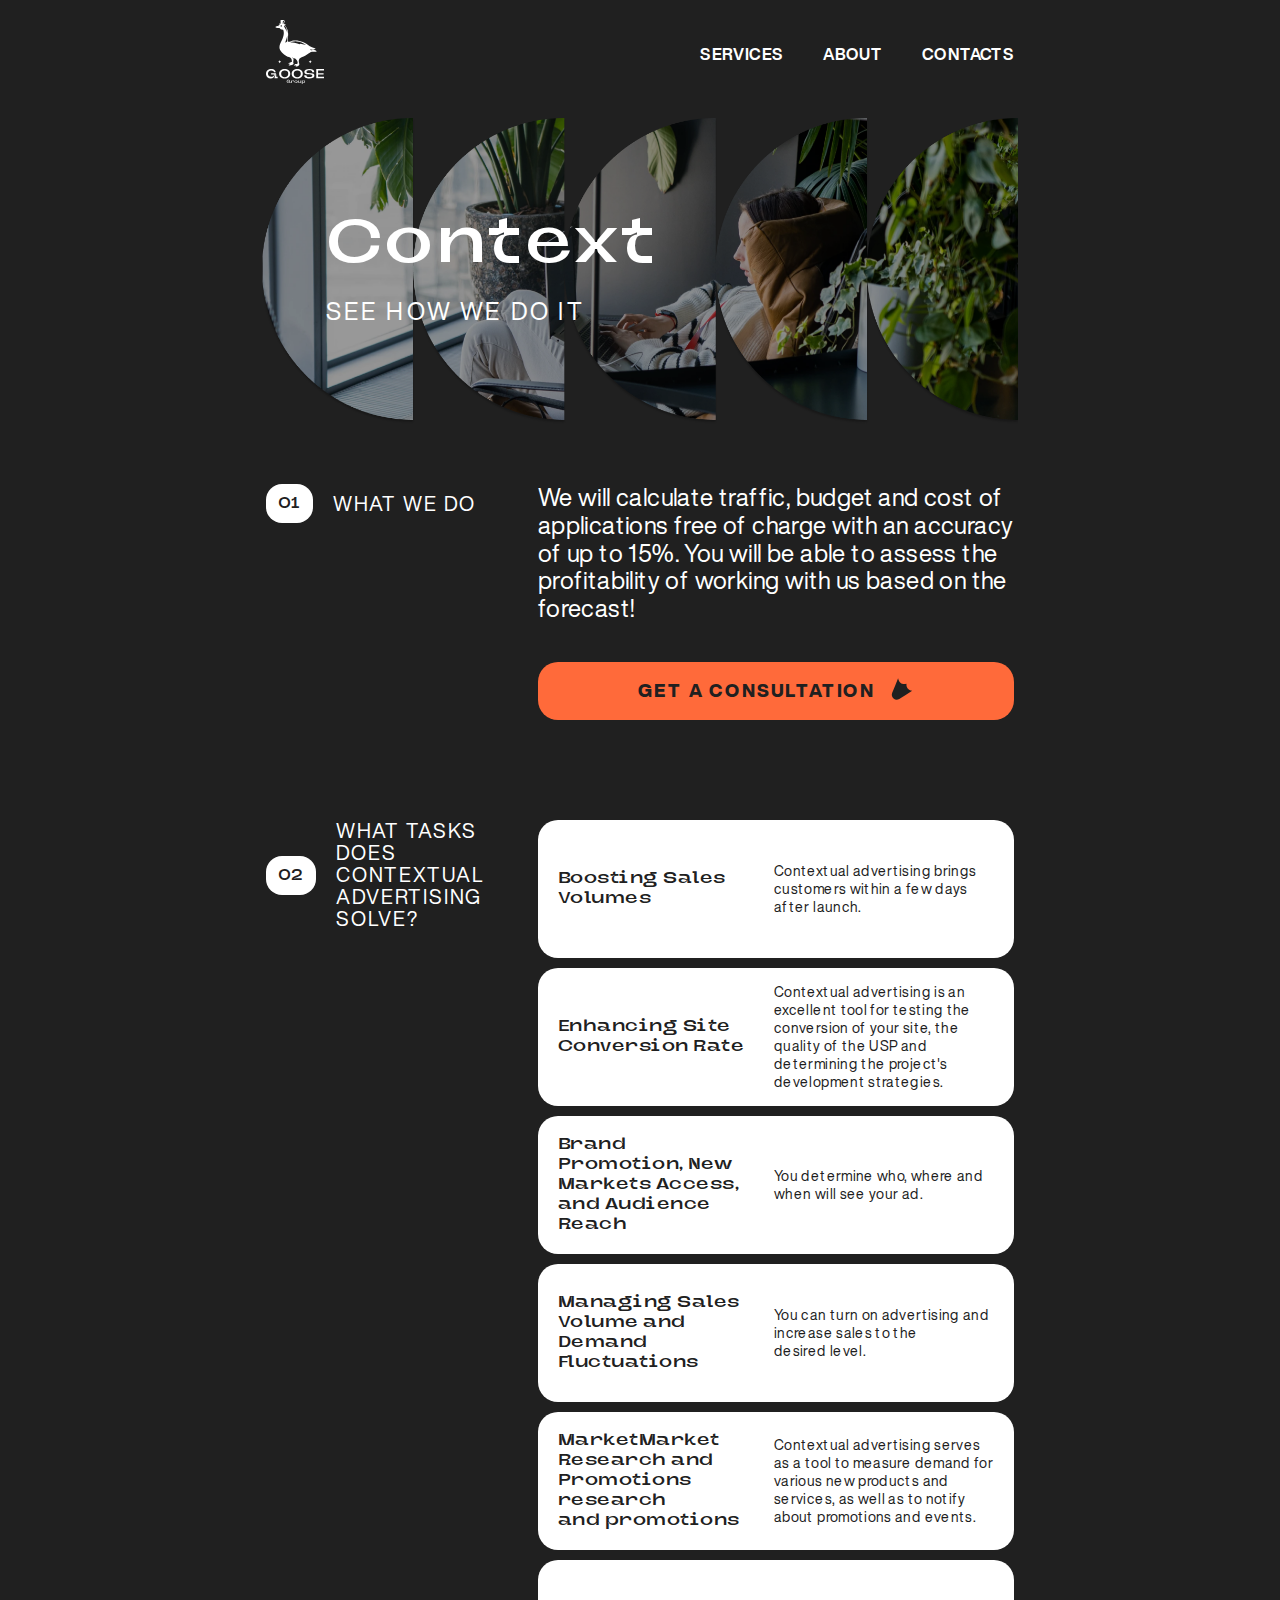
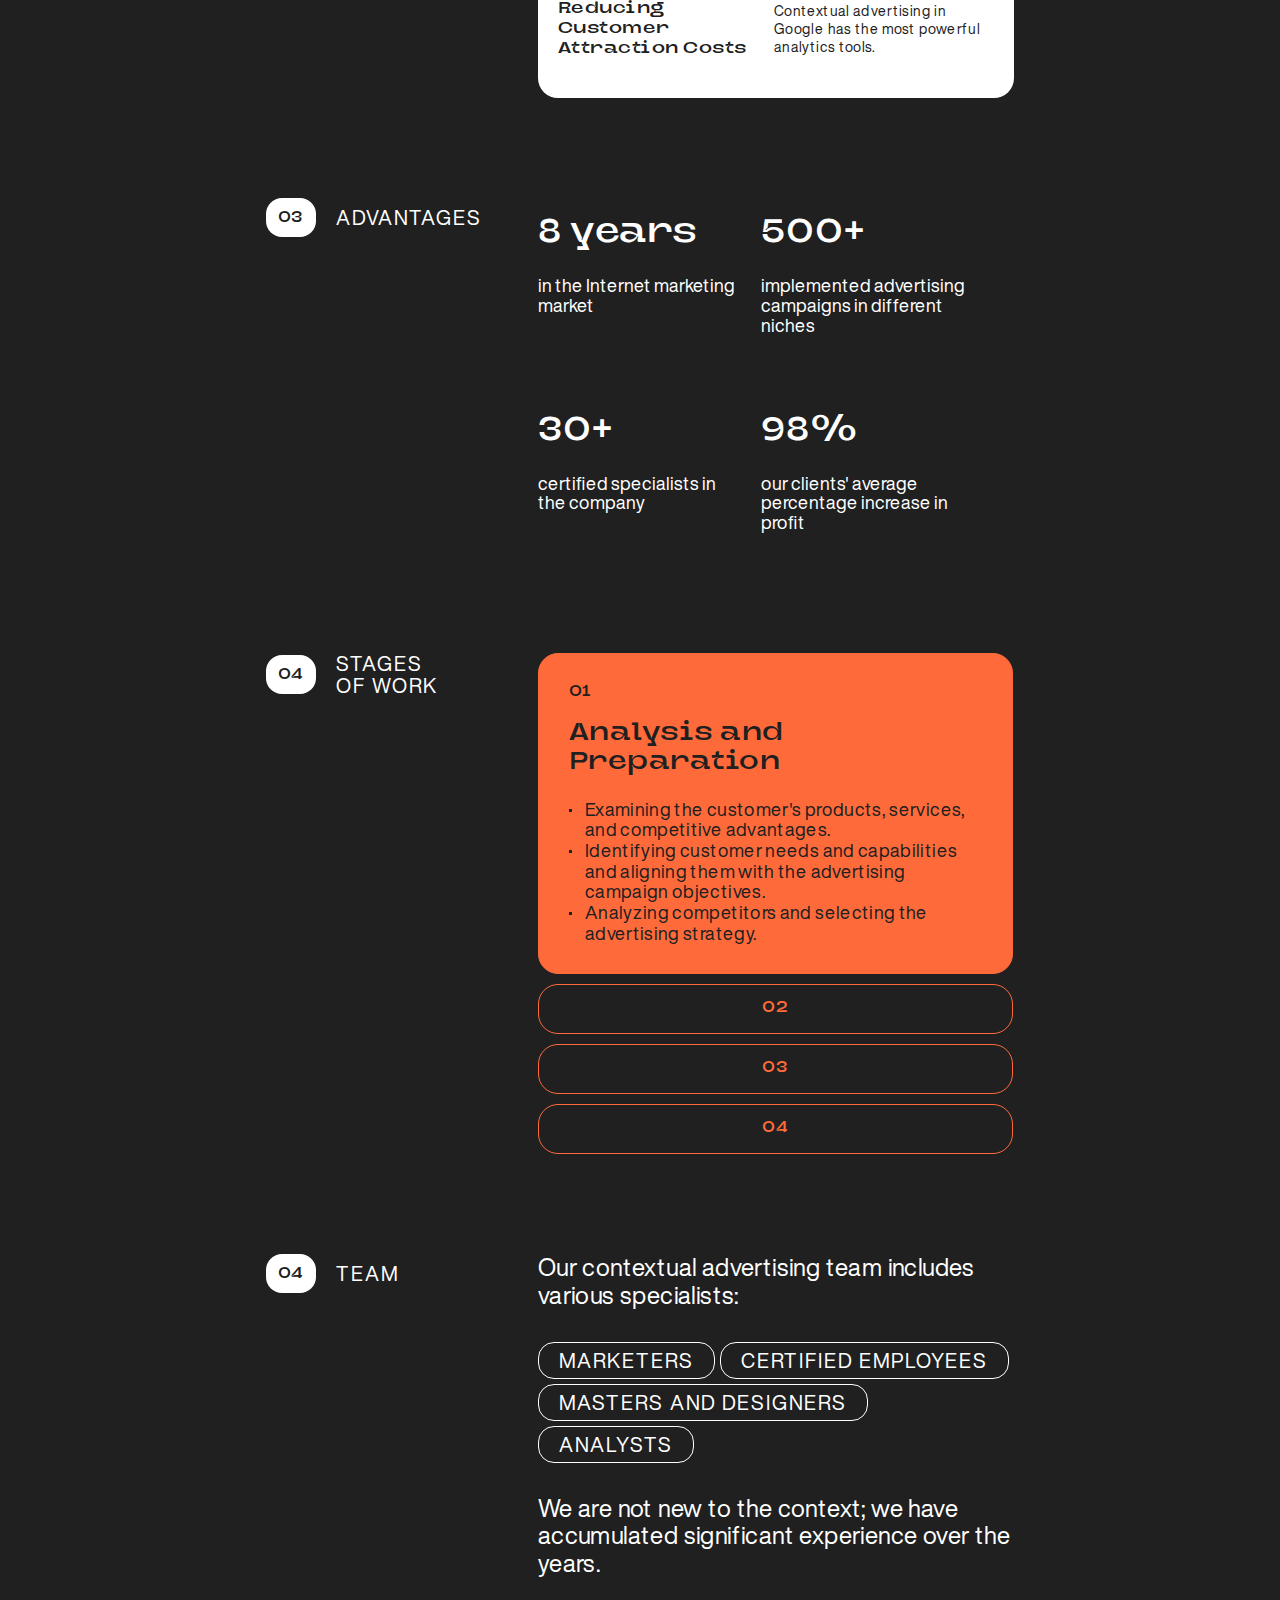
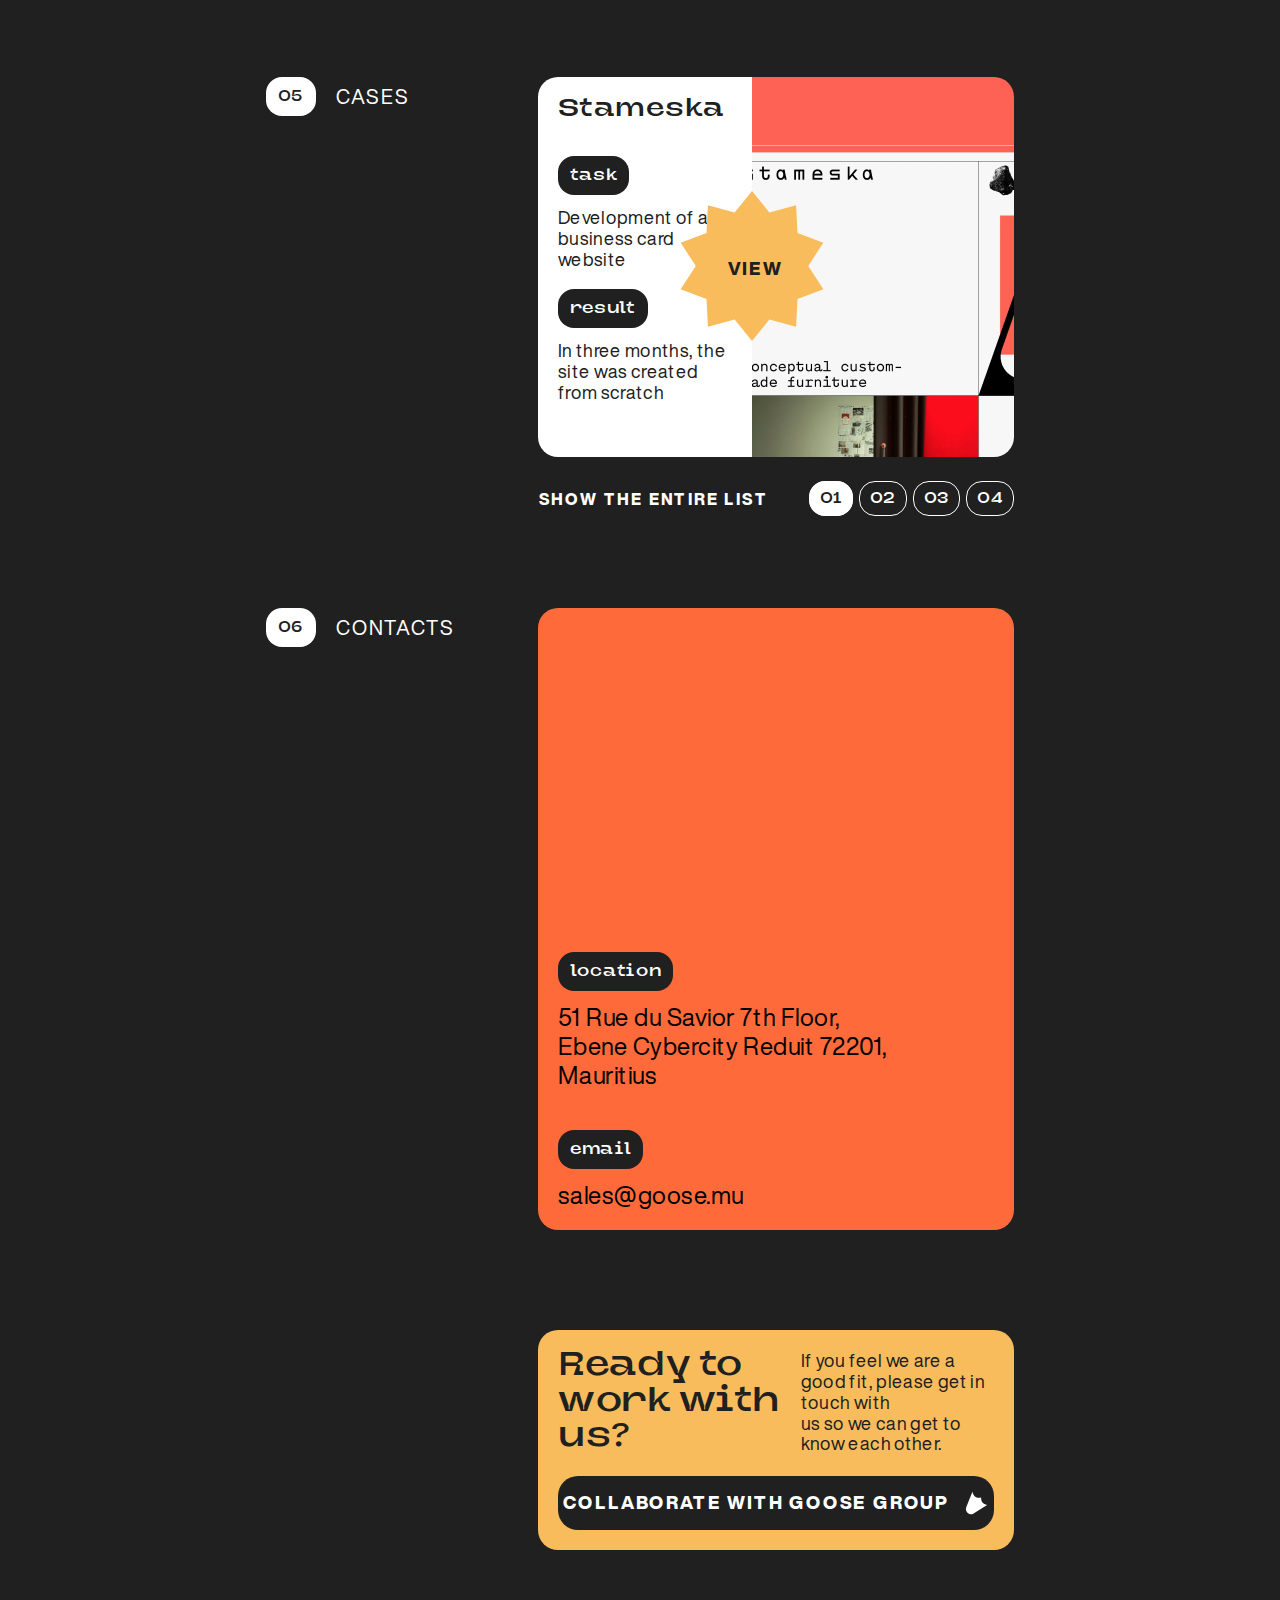
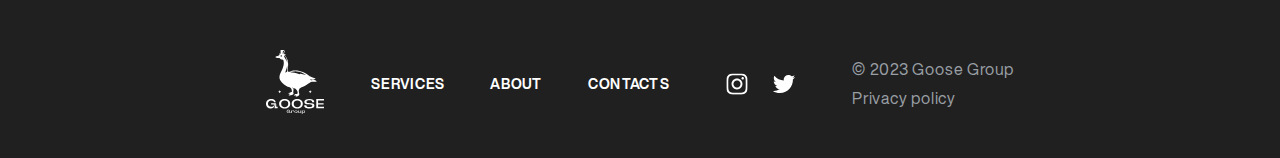
<file: context.html>
<!DOCTYPE html>
<html lang="en">
<head>
    <meta charset="UTF-8">
    <meta name="viewport" content="width=device-width, initial-scale=1.0">
    <link rel="icon" type="image/x-icon" href="./assets/img/favicon.png">
    <link rel="stylesheet" href="assets/css/main.css">
    <title>Context</title>
</head>
<body>

    <div class="wrapper">
        
        <header class="header">
            <div class="container">
                <div class="header_block">
                    <div class="header_block-L">
                        <a href="#" class="header_block-logo">
                            <picture>
                                <!-- <source media="(max-width: 640px)" type="image/webp" srcset="aaa.webp 1x, aaa2x.webp 2x">
                                <source media="(max-width: 640px)" srcset="aaa.jpg 1x, aaa2x.jpg 2x">
                                <source type="image/webp" srcset="aaa.webp 1x, aaa2x.webp 2x"> -->
                                <img src="./assets/img/mainLogo.svg" srcset="./assets/img/mainLogo.svg" width="58" height="64" alt="Logo" loading="lazy">
                            </picture>
                        </a>
                    </div>
                    <div class="header_block-R">
                        <nav class="header_block-R__nav">
                            <ul class="header_block-R__lists">
                                <li class="header_block-R__list">
                                    <a href="#" class="header__block-link">Services</a>
                                </li>
                                <li class="header_block-R__list">
                                    <a href="#" class="header__block-link">About</a>
                                </li>
                                <li class="header_block-R__list">
                                    <a href="#" class="header__block-link">Contacts</a>
                                </li>
                            </ul>
                            <a class="header_block-R_mail" href="mailto:sales@goose.mu">sales@goose.mu</a>
                            <ul class="header_block-R_social">
                                <li>
                                    <a href="#">
                                        <svg xmlns="http://www.w3.org/2000/svg" width="32" height="32" viewBox="0 0 32 32" fill="none">
                                        <g clip-path="url(#clip0_376_2771)">
                                          <path d="M9.39935 0.174146C7.7036 0.254152 6.54558 0.524771 5.53323 0.922571C4.4855 1.33089 3.59746 1.87882 2.71389 2.76558C1.83031 3.65235 1.28621 4.54102 0.880757 5.59035C0.488376 6.60493 0.222538 7.7639 0.147632 9.46061C0.0727259 11.1573 0.0561508 11.7027 0.0644383 16.0307C0.0727258 20.3587 0.0918509 20.9012 0.174088 22.6014C0.255051 24.2968 0.524713 25.4545 0.922513 26.4672C1.33147 27.5149 1.87876 28.4026 2.76584 29.2865C3.65293 30.1704 4.54096 30.7133 5.59284 31.1194C6.60646 31.5111 7.76576 31.7782 9.46215 31.8525C11.1585 31.9267 11.7046 31.944 16.0313 31.9357C20.358 31.9274 20.9027 31.9083 22.6026 31.8276C24.3025 31.747 25.4542 31.4754 26.4671 31.0795C27.5149 30.6696 28.4032 30.1233 29.2865 29.2359C30.1697 28.3485 30.7135 27.4591 31.1187 26.4092C31.5114 25.3956 31.7782 24.2363 31.8518 22.5412C31.9261 20.84 31.9436 20.2968 31.9353 15.9695C31.927 11.6421 31.9076 11.0996 31.8269 9.40005C31.7463 7.70047 31.4763 6.54628 31.0788 5.53297C30.6692 4.48524 30.1226 3.59816 29.2358 2.71363C28.349 1.8291 27.4591 1.28563 26.4094 0.881452C25.3952 0.489071 24.2365 0.22164 22.5401 0.148327C20.8438 0.0750149 20.2977 0.0562087 15.9694 0.0644962C11.6411 0.0727837 11.0992 0.0912712 9.39935 0.174146ZM9.5855 28.9853C8.0316 28.9177 7.18786 28.6596 6.62559 28.4434C5.88099 28.1566 5.35059 27.8098 4.79023 27.2548C4.22986 26.6999 3.88561 26.1676 3.59491 25.4246C3.37657 24.8623 3.1136 24.0195 3.04093 22.4656C2.96188 20.7861 2.9453 20.2819 2.93606 16.0269C2.92681 11.7719 2.94307 11.2682 3.0167 9.58811C3.083 8.03548 3.34278 7.19079 3.55858 6.62883C3.84545 5.88328 4.19098 5.35383 4.7472 4.79379C5.30341 4.23375 5.83413 3.88886 6.57778 3.59816C7.13941 3.37886 7.98219 3.11812 9.53546 3.04417C11.2162 2.96448 11.7199 2.94855 15.9742 2.9393C20.2286 2.93006 20.7335 2.946 22.4149 3.01995C23.9675 3.08752 24.8125 3.34475 25.3738 3.56182C26.1187 3.8487 26.6488 4.19327 27.2089 4.75044C27.7689 5.30762 28.1141 5.83642 28.4048 6.58166C28.6244 7.1417 28.8852 7.98416 28.9585 9.53838C29.0385 11.2192 29.0567 11.7231 29.0643 15.9771C29.072 20.2312 29.057 20.7364 28.9834 22.4159C28.9155 23.9698 28.6579 24.8138 28.4415 25.3768C28.1546 26.121 27.8088 26.6518 27.2522 27.2115C26.6957 27.7712 26.1656 28.1161 25.4216 28.4068C24.8606 28.6258 24.0169 28.8871 22.4649 28.9611C20.7841 29.0401 20.2805 29.0567 16.0246 29.066C11.7686 29.0752 11.2666 29.058 9.58582 28.9853M22.5781 7.48213C22.5787 7.86041 22.6915 8.23001 22.9022 8.54418C23.1129 8.85835 23.412 9.10298 23.7618 9.24713C24.1115 9.39128 24.4962 9.42848 24.867 9.35402C25.2379 9.27955 25.5784 9.09677 25.8454 8.8288C26.1124 8.56082 26.2939 8.21968 26.367 7.84853C26.4401 7.47738 26.4015 7.09288 26.2561 6.74367C26.1107 6.39446 25.8649 6.09622 25.55 5.88667C25.235 5.67713 24.865 5.56568 24.4867 5.56644C23.9796 5.56745 23.4937 5.76983 23.1357 6.12908C22.7778 6.48832 22.5772 6.97501 22.5781 7.48213ZM7.81676 16.016C7.82568 20.5359 11.4964 24.1916 16.0153 24.183C20.5342 24.1744 24.1925 20.504 24.1839 15.9841C24.1753 11.4643 20.5036 7.80757 15.9841 7.8165C11.4645 7.82542 7.80815 11.4968 7.81676 16.016ZM10.6874 16.0103C10.6853 14.9596 10.9949 13.9318 11.5769 13.057C12.1589 12.1822 12.9873 11.4996 13.9573 11.0956C14.9272 10.6916 15.9952 10.5843 17.0261 10.7872C18.0571 10.9902 19.0047 11.4943 19.7492 12.2358C20.4936 12.9773 21.0015 13.9229 21.2085 14.953C21.4155 15.9832 21.3124 17.0515 20.9122 18.0231C20.5121 18.9946 19.8328 19.8257 18.9603 20.4112C18.0878 20.9967 17.0613 21.3103 16.0105 21.3124C15.3129 21.3138 14.6217 21.1778 13.9766 20.9122C13.3315 20.6465 12.745 20.2563 12.2507 19.764C11.7564 19.2716 11.3639 18.6867 11.0957 18.0426C10.8274 17.3986 10.6887 16.708 10.6874 16.0103Z" fill="white"/>
                                        </g>
                                        <defs>
                                          <clipPath id="clip0_376_2771">
                                            <rect width="31.875" height="31.875" fill="white" transform="translate(0.0625 0.0625)"/>
                                          </clipPath>
                                        </defs>
                                      </svg></a>
                                </li>
                                <li>
                                    <a href="#">
                                        <svg xmlns="http://www.w3.org/2000/svg" width="34" height="34" viewBox="0 0 34 34" fill="none">
                                            <g clip-path="url(#clip0_376_2775)">
                                              <path d="M30.3298 10.099C30.3502 10.3943 30.3502 10.6896 30.3502 10.9876C30.3502 20.0688 23.4369 30.5422 10.7956 30.5422V30.5368C7.06134 30.5422 3.40464 29.4726 0.260986 27.4557C0.80398 27.521 1.3497 27.5537 1.89677 27.5551C4.99143 27.5578 7.99763 26.5194 10.4323 24.6074C7.49138 24.5516 4.9125 22.6341 4.01159 19.8348C5.04178 20.0334 6.10327 19.9926 7.11441 19.7164C3.90816 19.0686 1.60146 16.2515 1.60146 12.98C1.60146 12.95 1.60146 12.9214 1.60146 12.8929C2.5568 13.425 3.62646 13.7203 4.72061 13.7529C1.7008 11.7348 0.769958 7.71742 2.59355 4.57649C6.08286 8.87009 11.2311 11.4803 16.7577 11.7565C16.2038 9.36953 16.9604 6.86822 18.7459 5.19025C21.514 2.58823 25.8674 2.7216 28.4695 5.48828C30.0086 5.1848 31.4838 4.62004 32.8338 3.81983C32.3208 5.41071 31.247 6.76207 29.8126 7.62079C31.1749 7.46021 32.5058 7.09549 33.7592 6.53889C32.8365 7.92155 31.6743 9.12593 30.3298 10.099Z" fill="white"/>
                                            </g>
                                            <defs>
                                              <clipPath id="clip0_376_2775">
                                                <rect width="33.75" height="33.75" fill="white" transform="translate(0.125 0.125)"/>
                                              </clipPath>
                                            </defs>
                                          </svg>
                                    </a>
                                </li>
                            </ul>
                        </nav>
                        <a href="#" class="header_block-menu">
                            <span class="menuText">Menu</span>
                            <picture class="menuLines">
                                <img src="./assets/img/menuLines.svg" srcset="./assets/img/menuLines.svg" width="24" height="24" alt="menu lines" loading="lazy">
                            </picture>
                            <picture class="menuX">
                                <img src="./assets/img/menuX.svg" srcset="./assets/img/menuX.svg" width="24" height="24" alt="menu lines" loading="lazy">
                            </picture>
                        </a>
                    </div>
                </div>
            </div>
        </header>
    
        <main>
            <section class="devHero seoHero contextHero">
                <div class="container">
                    <div class="devHero_block">
                        <h1 class="section_maintitle">Context</h1>
                        <a href="#" class="section_link">see how we do it</a>
                    </div>
                </div>
            </section>

            <section class="whatWeDo">
                <div class="container">
                    <div class="whatWeDo_block">
                        <div class="devBlock_sides">
                            <div class="devBlock_L">
                                <span class="section_title">
                                    <span class="section_title-numb">01</span>
                                    <span class="section_title-name">what we do</span>
                                </span>
                            </div>
                            <div class="devBlock_R">
                                <p class="whatWeDo_text">We will calculate traffic, budget and cost of applications free of charge with an accuracy of up to 15%. You will be able to assess the profitability of working with us based on the forecast!</p>
                                <a href="#" class="whatWeDo_btn orange modalOpenBtn">
                                    get a consultation
                                    <picture>
                                        <img src="./assets/img/gooseFootBlack.svg" srcset="./assets/img/gooseFootBlack.svg" width="24" height="24" alt="FOOT" loading="lazy">
                                    </picture>
                                </a>
                            </div>
                        </div>
                    </div>
                </div>
            </section>

            <section class="whatWeDo contextualAdv">
                <div class="container">
                    <div class="whatWeDo_block">
                        <div class="devBlock_sides">
                            <div class="devBlock_L">
                                <span class="section_title">
                                    <span class="section_title-numb">02</span>
                                    <span class="section_title-name">What Tasks Does<br> Contextual<br> Advertising Solve?</span>
                                </span>
                            </div>
                            <div class="devBlock_R">
                                <div class="contextualAdv_items">
                                    <div class="contextualAdv_item">
                                        <div class="contextualAdv_item-L">
                                            <span class="contextualAdv_item-title">Boosting Sales<br> Volumes</span>
                                        </div>
                                        <div class="contextualAdv_item-R">
                                            <span class="contextualAdv_item-text">Contextual advertising brings customers within a few days after launch.</span>
                                        </div>
                                    </div>
                                    <div class="contextualAdv_item">
                                        <div class="contextualAdv_item-L">
                                            <span class="contextualAdv_item-title">Enhancing Site<br> Conversion Rate</span>
                                        </div>
                                        <div class="contextualAdv_item-R">
                                            <span class="contextualAdv_item-text">Contextual advertising is an excellent tool for testing the conversion of your site, the quality of the USP and determining the project's development strategies.</span>
                                        </div>
                                    </div>
                                    <div class="contextualAdv_item">
                                        <div class="contextualAdv_item-L">
                                            <span class="contextualAdv_item-title">Brand Promotion, New Markets Access, <br>and Audience Reach</span>
                                        </div>
                                        <div class="contextualAdv_item-R">
                                            <span class="contextualAdv_item-text">You determine who, where and when will see your ad.</span>
                                        </div>
                                    </div>
                                    <div class="contextualAdv_item">
                                        <div class="contextualAdv_item-L">
                                            <span class="contextualAdv_item-title">Managing Sales Volume and Demand Fluctuations</span>
                                        </div>
                                        <div class="contextualAdv_item-R">
                                            <span class="contextualAdv_item-text">You can turn on advertising and increase sales to the<br> desired level.</span>
                                        </div>
                                    </div>
                                    <div class="contextualAdv_item">
                                        <div class="contextualAdv_item-L">
                                            <span class="contextualAdv_item-title">MarketMarket Research and Promotions research<br> and promotions</span>
                                        </div>
                                        <div class="contextualAdv_item-R">
                                            <span class="contextualAdv_item-text">Contextual advertising serves as a tool to measure demand for various new products and services, as well as to notify about promotions and events.</span>
                                        </div>
                                    </div>
                                    <div class="contextualAdv_item">
                                        <div class="contextualAdv_item-L">
                                            <span class="contextualAdv_item-title">Reducing Customer<br> Attraction Costs</span>
                                        </div>
                                        <div class="contextualAdv_item-R">
                                            <span class="contextualAdv_item-text">Contextual advertising in Google has the most powerful analytics tools.</span>
                                        </div>
                                    </div>
                                </div>
                            </div>
                        </div>
                    </div>
                </div>
            </section>

            <section class="whatWeDo contextualAdv">
                <div class="container">
                    <div class="whatWeDo_block">
                        <div class="devBlock_sides">
                            <div class="devBlock_L">
                                <span class="section_title">
                                    <span class="section_title-numb">03</span>
                                    <span class="section_title-name">Advantages</span>
                                </span>
                            </div>
                            <div class="devBlock_R">
                                <div class="contextualAdv_items contextualAdv_info-items">
                                    <div class="contextualAdv_item">
                                        <div class="contextualAdv_item-L">
                                            <span class="contextualAdv_item-info">8 years</span>
                                            <span class="contextualAdv_item-info-text">in the Internet marketing<br> market</span>
                                        </div>
                                        <div class="contextualAdv_item-R">
                                            <span class="contextualAdv_item-info">500+</span>
                                            <span class="contextualAdv_item-info-text">implemented advertising<br> campaigns in different niches</span>
                                        </div>
                                    </div>
                                    <div class="contextualAdv_item">
                                        <div class="contextualAdv_item-L">
                                            <span class="contextualAdv_item-info">30+</span>
                                            <span class="contextualAdv_item-info-text">certified specialists in the company</span>
                                        </div>
                                        <div class="contextualAdv_item-R">
                                            <span class="contextualAdv_item-info">98%</span>
                                            <span class="contextualAdv_item-info-text">our clients' average percentage increase in profit</span>
                                        </div>
                                    </div>
                                </div>
                            </div>
                        </div>
                    </div>
                </div>
            </section>

            <section class="stages seoStages contextStages">
                <div class="container">
                    <div class="stages_block">
                        <div class="devBlock_sides">
                            <div class="devBlock_L">
                                <span class="section_title">
                                    <span class="section_title-numb">04</span>
                                    <span class="section_title-name">Stages <br> of work</span>
                                </span>
                            </div>
                            <div class="devBlock_R">
                                <div class="stages_items">
                                    <a class="stages_item active">
                                        <div class="stages_item-T">
                                            <span class="stages_item-T-numb">01</span>
                                            <span class="stages_item-T-name">Analysis and Preparation</span>
                                        </div>
                                        <div class="stages_item-B">
                                            <ul class="contextStages-lists">
                                                <li>Examining the customer's products, services, and competitive advantages.</li>
                                                <li>Identifying customer needs and capabilities and aligning them with the advertising campaign objectives.</li>
                                                <li>Analyzing competitors and selecting the advertising strategy.</li>
                                            </ul>
                                        </div>
                                    </a>
                                    <a class="stages_item">
                                        <div class="stages_item-T">
                                            <span class="stages_item-T-numb">02</span>
                                            <span class="stages_item-T-name">Strategy Development and Configuration</span>
                                        </div>
                                        <div class="stages_item-B">
                                            <ul class="contextStages-lists">
                                                <li>Preparing and approving technical specifications for the project.</li>
                                                <li>Formulating and coordinating the list of key queries (semantic core).</li>
                                                <li>Creating and coordinating ad texts.</li>
                                                <li>Establishing and configuring accounts in contextual advertising systems.</li>
                                                <li>Setting the parameters of advertising campaigns.</li>
                                                <li>Connecting, verifying, and configuring basic analytics (Yandex Metric and Google Analytics), and setting goals for third-party analytics services.</li>
                                            </ul>
                                        </div>
                                    </a>
                                    <a class="stages_item">
                                        <div class="stages_item-T">
                                            <span class="stages_item-T-numb">03</span>
                                            <span class="stages_item-T-name">Management</span>
                                        </div>
                                        <div class="stages_item-B">
                                            <ul class="contextStages-lists">
                                                <li>Adjusting ad and keyword priorities, optimizing conversions through different groupings, and adding "negative words".</li>
                                                <li>Managing bids and budgets in line with objectives, customer demand, and achieved contextual advertising indicators. </li>
                                                <li>Adjusting the advertising campaign strategy to align with the customer's business needs, such as altering automated strategies, ad formats, target audiences, and more.</li>
                                            </ul>
                                        </div>
                                    </a>
                                    <a class="stages_item">
                                        <div class="stages_item-T">
                                            <span class="stages_item-T-numb">04</span>
                                            <span class="stages_item-T-name">Results Analysis</span>
                                        </div>
                                        <div class="stages_item-B">
                                            <ul class="contextStages-lists">
                                                <li>Assessing the performance of advertising campaigns. </li>
                                                <li>Compiling monthly reports.</li>
                                                <li>Creating a growth plan based on the acquired indicators.</li>
                                            </ul>
                                        </div>
                                    </a>
                                </div>
                            </div>
                        </div>
                    </div>
                </div>
            </section>

            <section class="devTeam">
                <div class="container">
                    <div class="devTeam_block">
                        <div class="devBlock_sides">
                            <div class="devBlock_L">
                                <span class="section_title">
                                    <span class="section_title-numb">04</span>
                                    <span class="section_title-name">team</span>
                                </span>
                            </div>
                            <div class="devBlock_R devTeam__R">
                                <p class="whatWeDo_text">Our contextual advertising team includes various specialists:</p>

                                <div class="devTeam__items">
                                    <a href="#" class="devTeam__item">Marketers</a>
                                    <a href="#" class="devTeam__item">Certified Employees</a>
                                    <a href="#" class="devTeam__item">Masters and Designers</a>
                                    <a href="#" class="devTeam__item">Analysts</a>
                                </div>

                                <p class="whatWeDo_text">We are not new to the context; we have accumulated significant experience over the years.</p>
                            </div>
                        </div>
                    </div>
                </div>
            </section>

            <section class="cases">
                <div class="container">
                    <div class="cases_block">
                        <div class="devBlock_sides">
                            <div class="devBlock_L">
                                <span class="section_title">
                                    <span class="section_title-numb">05</span>
                                    <span class="section_title-name">cases</span>
                                </span>
                            </div>
                            <div class="devBlock_R">
                                <div class="cases_items">
                                    <div class="cases_item active actived" data-numb="01">
                                        <div class="cases_L">
                                            <span class="cases_L-title">Stameska</span>
                                            <div class="cases_L-items">
                                                <div class="cases_L-item">
                                                    <span class="cases_L-item__span">task</span>
                                                    <span class="cases_L-item__text">Development of a business card website</span>
                                                </div>
                                                <div class="cases_L-item">
                                                    <span class="cases_L-item__span">result</span>
                                                    <span class="cases_L-item__text">In three months, the site was created from scratch</span>
                                                </div>
                                            </div>
                                        </div>
                                        <div class="cases_R">
                                            <picture class="cases_R-img">
                                                <img src="./assets/img/casesitemImg01.png" srcset="./assets/img/casesitemImg01.png" width="570" height="380" alt="casesimg01" loading="lazy">
                                            </picture>
                                        </div>
                                        <a href="#" class="casesView_link">
                                            <svg xmlns="http://www.w3.org/2000/svg" width="144" height="150" viewBox="0 0 144 150" fill="none">
                                                <path d="M72 0L89.3822 21.5031L116.084 14.3237L117.507 41.9371L143.329 51.8237L128.25 75L143.329 98.1763L117.507 108.063L116.084 135.676L89.3822 128.497L72 150L54.6178 128.497L27.9161 135.676L26.4928 108.063L0.670761 98.1763L15.75 75L0.670761 51.8237L26.4928 41.9371L27.9161 14.3237L54.6178 21.5031L72 0Z" fill="#F8BC5C"/>
                                            </svg>
                                        </a>
                                    </div>
                                    <div class="cases_item" data-numb="02">
                                        <div class="cases_L">
                                            <span class="cases_L-title">SUPER FLY</span>
                                            <div class="cases_L-items">
                                                <div class="cases_L-item">
                                                    <span class="cases_L-item__span">task</span>
                                                    <span class="cases_L-item__text">Development of a business card website</span>
                                                </div>
                                                <div class="cases_L-item">
                                                    <span class="cases_L-item__span">result</span>
                                                    <span class="cases_L-item__text">In three months, the site was created from scratch</span>
                                                </div>
                                            </div>
                                        </div>
                                        <div class="cases_R">
                                            <picture class="cases_R-img">
                                                <img src="./assets/img/casesitemImg02.png" srcset="./assets/img/casesitemImg02.png" width="570" height="380" alt="casesimg02" loading="lazy">
                                            </picture>
                                        </div>
                                        <a href="#" class="casesView_link">
                                            <svg xmlns="http://www.w3.org/2000/svg" width="144" height="150" viewBox="0 0 144 150" fill="none">
                                                <path d="M72 0L89.3822 21.5031L116.084 14.3237L117.507 41.9371L143.329 51.8237L128.25 75L143.329 98.1763L117.507 108.063L116.084 135.676L89.3822 128.497L72 150L54.6178 128.497L27.9161 135.676L26.4928 108.063L0.670761 98.1763L15.75 75L0.670761 51.8237L26.4928 41.9371L27.9161 14.3237L54.6178 21.5031L72 0Z" fill="#F8BC5C"/>
                                            </svg>
                                        </a>
                                    </div>
                                    <div class="cases_item" data-numb="03">
                                        <div class="cases_L">
                                            <span class="cases_L-title">New Firm</span>
                                            <div class="cases_L-items">
                                                <div class="cases_L-item">
                                                    <span class="cases_L-item__span">task</span>
                                                    <span class="cases_L-item__text">Development of a business card website</span>
                                                </div>
                                                <div class="cases_L-item">
                                                    <span class="cases_L-item__span">result</span>
                                                    <span class="cases_L-item__text">In three months, the site was created from scratch</span>
                                                </div>
                                            </div>
                                        </div>
                                        <div class="cases_R">
                                            <picture class="cases_R-img">
                                                <img src="./assets/img/casesitemImg03.png" srcset="./assets/img/casesitemImg03.png" width="570" height="380" alt="casesimg03" loading="lazy">
                                            </picture>
                                        </div>
                                        <a href="#" class="casesView_link">
                                            <svg xmlns="http://www.w3.org/2000/svg" width="144" height="150" viewBox="0 0 144 150" fill="none">
                                                <path d="M72 0L89.3822 21.5031L116.084 14.3237L117.507 41.9371L143.329 51.8237L128.25 75L143.329 98.1763L117.507 108.063L116.084 135.676L89.3822 128.497L72 150L54.6178 128.497L27.9161 135.676L26.4928 108.063L0.670761 98.1763L15.75 75L0.670761 51.8237L26.4928 41.9371L27.9161 14.3237L54.6178 21.5031L72 0Z" fill="#F8BC5C"/>
                                            </svg>
                                        </a>
                                    </div>
                                    <div class="cases_item" data-numb="04">
                                        <div class="cases_L">
                                            <span class="cases_L-title">Bureau</span>
                                            <div class="cases_L-items">
                                                <div class="cases_L-item">
                                                    <span class="cases_L-item__span">task</span>
                                                    <span class="cases_L-item__text">Development of a business card website</span>
                                                </div>
                                                <div class="cases_L-item">
                                                    <span class="cases_L-item__span">result</span>
                                                    <span class="cases_L-item__text">In three months, the site was created from scratch</span>
                                                </div>
                                            </div>
                                        </div>
                                        <div class="cases_R">
                                            <picture class="cases_R-img">
                                                <img src="./assets/img/casesitemImg04.png" srcset="./assets/img/casesitemImg04.png" width="570" height="380" alt="casesimg04" loading="lazy">
                                            </picture>
                                        </div>
                                        <a href="#" class="casesView_link">
                                            <svg xmlns="http://www.w3.org/2000/svg" width="144" height="150" viewBox="0 0 144 150" fill="none">
                                                <path d="M72 0L89.3822 21.5031L116.084 14.3237L117.507 41.9371L143.329 51.8237L128.25 75L143.329 98.1763L117.507 108.063L116.084 135.676L89.3822 128.497L72 150L54.6178 128.497L27.9161 135.676L26.4928 108.063L0.670761 98.1763L15.75 75L0.670761 51.8237L26.4928 41.9371L27.9161 14.3237L54.6178 21.5031L72 0Z" fill="#F8BC5C"/>
                                            </svg>
                                        </a>
                                    </div>
                                </div>
                                <div class="cases_shows">
                                    <a href="#" class="cases_shows-showAll showAllT">
                                        show the entire list
                                    </a>
                                    <a href="#" class="cases_shows-showAll closeAllT">
                                        show one by one
                                    </a>
                                    <nav class="cases_shows-nav">
                                        <ul class="cases_shows-numbs">
                                            <li class="cases_shows-numb"><a href="#" data-numb="01" class="cases_shows-numb__link actived">01</a></li>
                                            <li class="cases_shows-numb"><a href="#" data-numb="02" class="cases_shows-numb__link">02</a></li>
                                            <li class="cases_shows-numb"><a href="#" data-numb="03" class="cases_shows-numb__link">03</a></li>
                                            <li class="cases_shows-numb"><a href="#" data-numb="04" class="cases_shows-numb__link">04</a></li>
                                        </ul>
                                    </nav>
                                </div>
                            </div>
                        </div>
                    </div>
                </div>
            </section>

            <section class="devContacts">
                <div class="container">
                    <div class="devContacts_block">
                        <div class="devBlock_sides">
                            <div class="devBlock_L">
                                <span class="section_title">
                                    <span class="section_title-numb">06</span>
                                    <span class="section_title-name">Contacts</span>
                                </span>
                            </div>
                            <div class="devBlock_R">
                                <div class="devContacts__contacts-item">
                                    <div class="devContacts__contacts-L">
                                        <iframe class="map" src="https://www.google.com/maps/embed?pb=!1m14!1m12!1m3!1d3147.795011853631!2d57.490481237593634!3d-20.243059832401208!2m3!1f0!2f0!3f0!3m2!1i1024!2i768!4f13.1!5e0!3m2!1sru!2s!4v1697648365977!5m2!1sru!2s" width="413" height="300" style="border:0;" allowfullscreen="" loading="lazy" referrerpolicy="no-referrer-when-downgrade"></iframe>
                                    </div>
                                    <div class="devContacts__contacts-R">
                                        <div class="devContacts__contacts-R__items">
                                            <div class="devContacts__contacts-R__item">
                                                <span class="devContacts__contacts-R__item-span">location</span>
                                                <span class="devContacts__contacts-R__item-info">51 Rue du Savior 7th Floor, <br> Ebene Cybercity Reduit 72201, <br> Mauritius</span>
                                            </div>
                                            <div class="devContacts__contacts-R__item">
                                                <span class="devContacts__contacts-R__item-span">email</span>
                                                <a href="mailto:sales@goose.mu" class="devContacts__contacts-R__item-info">sales@goose.mu</a>
                                            </div>
                                        </div>
                                    </div>
                                </div>
                                <div class="devContacts_Ready">
                                    <div class="devContacts_Ready-T">
                                        <span class="devContacts_Ready-title">Ready to work with us?</span>
                                        <p class="devContacts_Ready-text">If you feel we are a good fit, please get in touch with <br> us so we can get to know each other.</p>
                                    </div>
                                    <a href="#" class="devContacts_Ready-btn black modalOpenBtn">
                                        collaborate with goose group
                                        <svg xmlns="http://www.w3.org/2000/svg" width="25" height="24" viewBox="0 0 25 24" fill="none">
                                            <path d="M8.43775 0.685791C9.60617 6.20002 13.4494 7.65784 17.1349 6.46478C16.8967 10.6519 18.9245 13.0577 23.1282 13.9108C18.4964 16.8624 14.1125 19.7584 9.62548 22.4714C7.40131 23.8148 5.47326 23.4978 3.70938 21.9092C1.91008 20.2912 1.40473 18.3202 2.31243 16.0322C4.31129 11.0115 6.3198 5.9941 8.43775 0.685791Z" fill="white"/>
                                          </svg>
                                    </a>
                                </div>
                            </div>
                        </div>
                    </div>
                </div>
            </section>
        </main>
        
        <footer class="footer">
            <div class="container">
                <div class="footer_block">
                    <a href="#" class="footer_logo">
                        <picture>
                            <!-- <source media="(max-width: 640px)" type="image/webp" srcset="aaa.webp 1x, aaa2x.webp 2x">
                            <source media="(max-width: 640px)" srcset="aaa.jpg 1x, aaa2x.jpg 2x">
                            <source type="image/webp" srcset="aaa.webp 1x, aaa2x.webp 2x"> -->
                            <img src="./assets/img/mainLogo.svg" srcset="./assets/img/mainLogo.svg" width="58" height="64" alt="Logo" loading="lazy">
                        </picture>
                    </a>
                    <nav class="footer_nav">
                        <ul class="footer_lists">
                            <li class="footer_list">
                                <a href="#" class="footer_link">Services</a>
                            </li>
                            <li class="footer_list">
                                <a href="#" class="footer_link">About</a>
                            </li>
                            <li class="footer_list">
                                <a href="#" class="footer_link">Contacts</a>
                            </li>
                        </ul>
                    </nav>
                    <nav class="footer_socMed">
                        <ul class="footer_socMed-lists">
                            <li class="footer_socMed-list">
                                <a href="#" class="footer_socMed-link">
                                    <svg xmlns="http://www.w3.org/2000/svg" width="22" height="22" viewBox="0 0 22 22" fill="none">
                                        <g clip-path="url(#clip0_323_775)">
                                          <path d="M6.59957 0.449309C5.46907 0.502646 4.69706 0.683059 4.02216 0.948259C3.32367 1.22047 2.73164 1.58576 2.14259 2.17693C1.55354 2.76811 1.1908 3.36056 0.920505 4.06011C0.658917 4.7365 0.481692 5.50915 0.431755 6.64028C0.381817 7.77142 0.370767 8.13501 0.376292 11.0203C0.381817 13.9057 0.394567 14.2673 0.449392 15.4008C0.503367 16.5311 0.683142 17.3029 0.948342 17.978C1.22098 18.6765 1.58584 19.2683 2.17723 19.8576C2.76862 20.4468 3.36064 20.8087 4.06189 21.0794C4.73764 21.3406 5.51051 21.5187 6.64143 21.5682C7.77236 21.6177 8.13637 21.6292 11.0208 21.6237C13.9053 21.6181 14.2685 21.6054 15.4017 21.5516C16.535 21.4979 17.3028 21.3168 17.9781 21.0529C18.6766 20.7796 19.2688 20.4154 19.8577 19.8238C20.4465 19.2322 20.809 18.6393 21.0791 17.9393C21.3409 17.2636 21.5188 16.4907 21.5679 15.3606C21.6174 14.2265 21.6291 13.8644 21.6235 10.9795C21.618 8.09464 21.605 7.73296 21.5513 6.59991C21.4975 5.46686 21.3175 4.6974 21.0525 4.02186C20.7795 3.32337 20.415 2.73198 19.8239 2.1423C19.2327 1.55261 18.6394 1.1903 17.9396 0.920846C17.2635 0.659259 16.491 0.480971 15.3601 0.432096C14.2292 0.383221 13.8652 0.370684 10.9796 0.376209C8.09408 0.381734 7.73283 0.394059 6.59957 0.449309ZM6.72367 19.6568C5.68773 19.6117 5.12524 19.4396 4.75039 19.2955C4.25399 19.1043 3.90039 18.8731 3.52682 18.5031C3.15324 18.1331 2.92374 17.7783 2.72994 17.2829C2.58438 16.9081 2.40907 16.3462 2.36062 15.3103C2.30792 14.1906 2.29687 13.8544 2.2907 11.0178C2.28454 8.18112 2.29538 7.84537 2.34447 6.72528C2.38867 5.6902 2.56185 5.12707 2.70572 4.75243C2.89697 4.2554 3.12732 3.90243 3.49813 3.52907C3.86894 3.15571 4.22275 2.92578 4.71852 2.73198C5.09294 2.58578 5.65479 2.41196 6.69031 2.36266C7.81082 2.30953 8.14657 2.29891 10.9828 2.29275C13.819 2.28658 14.1556 2.29721 15.2766 2.34651C16.3117 2.39156 16.875 2.56305 17.2492 2.70776C17.7458 2.89901 18.0992 3.12872 18.4726 3.50017C18.8459 3.87162 19.0761 4.22416 19.2699 4.72098C19.4163 5.09435 19.5901 5.65598 19.639 6.69213C19.6923 7.81265 19.7044 8.14861 19.7095 10.9846C19.7146 13.8207 19.7047 14.1575 19.6556 15.2771C19.6103 16.3131 19.4386 16.8758 19.2943 17.251C19.1031 17.7472 18.8725 18.101 18.5015 18.4742C18.1305 18.8473 17.7771 19.0773 17.2811 19.2711C16.9071 19.4171 16.3446 19.5913 15.3099 19.6406C14.1894 19.6933 13.8537 19.7044 11.0164 19.7105C8.17908 19.7167 7.84439 19.7052 6.72388 19.6568M15.3854 5.3213C15.3858 5.57349 15.461 5.81989 15.6015 6.02933C15.7419 6.23878 15.9414 6.40187 16.1745 6.49797C16.4077 6.59407 16.6641 6.61887 16.9114 6.56922C17.1586 6.51958 17.3856 6.39773 17.5636 6.21908C17.7416 6.04042 17.8626 5.813 17.9113 5.56556C17.9601 5.31813 17.9343 5.0618 17.8374 4.82899C17.7404 4.59618 17.5766 4.39736 17.3667 4.25766C17.1567 4.11796 16.91 4.04367 16.6578 4.04417C16.3198 4.04485 15.9958 4.17977 15.7572 4.41926C15.5185 4.65876 15.3848 4.98322 15.3854 5.3213ZM5.54451 11.0106C5.55046 14.0238 7.99761 16.461 11.0102 16.4552C14.0228 16.4495 16.4617 14.0026 16.456 10.9893C16.4502 7.97606 14.0024 5.53826 10.9894 5.54421C7.97636 5.55016 5.53877 7.99773 5.54451 11.0106ZM7.45828 11.0067C7.45689 10.3062 7.66326 9.62108 8.05128 9.03788C8.43929 8.45467 8.99154 7.99962 9.63817 7.73028C10.2848 7.46093 10.9968 7.38939 11.6841 7.52468C12.3714 7.65998 13.0031 7.99605 13.4994 8.49039C13.9957 8.98473 14.3343 9.61514 14.4723 10.3019C14.6103 10.9886 14.5416 11.7009 14.2748 12.3486C14.008 12.9963 13.5552 13.5503 12.9735 13.9407C12.3919 14.331 11.7075 14.5401 11.007 14.5415C10.5419 14.5424 10.0811 14.4518 9.65107 14.2747C9.22098 14.0975 8.83001 13.8374 8.50046 13.5092C8.17092 13.181 7.90927 12.791 7.73045 12.3616C7.55163 11.9323 7.45914 11.4719 7.45828 11.0067Z" fill="white"/>
                                        </g>
                                        <defs>
                                          <clipPath id="clip0_323_775">
                                            <rect width="21.25" height="21.25" fill="white" transform="translate(0.375 0.375)"/>
                                          </clipPath>
                                        </defs>
                                    </svg>
                                </a>
                            </li>
                            <li class="footer_socMed-list">
                                <a href="#" class="footer_socMed-link">
                                    <svg xmlns="http://www.w3.org/2000/svg" width="24" height="24" viewBox="0 0 24 24" fill="none">
                                        <g clip-path="url(#clip0_323_779)">
                                          <path d="M20.8867 7.39931C20.9003 7.59619 20.9003 7.79306 20.9003 7.99175C20.9003 14.0459 16.2914 21.0281 7.8639 21.0281V21.0245C5.37439 21.0281 2.93659 20.315 0.84082 18.9705C1.20282 19.014 1.56663 19.0358 1.93134 19.0367C3.99445 19.0385 5.99858 18.3463 7.62167 17.0716C5.66108 17.0344 3.94183 15.7561 3.34122 13.8898C4.02802 14.0223 4.73568 13.9951 5.40977 13.8109C3.27227 13.3791 1.73447 11.501 1.73447 9.31998C1.73447 9.30002 1.73447 9.28097 1.73447 9.26191C2.37136 9.61665 3.08447 9.81353 3.81391 9.8353C1.8007 8.48984 1.18013 5.81161 2.39586 3.71766C4.72207 6.58006 8.15423 8.32018 11.8386 8.50435C11.4693 6.91302 11.9738 5.24548 13.1641 4.12683C15.0095 2.39215 17.9118 2.48107 19.6465 4.32552C20.6726 4.1232 21.656 3.74669 22.556 3.21322C22.214 4.27381 21.4982 5.17472 20.5419 5.7472C21.4501 5.64014 22.3374 5.39699 23.173 5.02592C22.5579 5.9477 21.7831 6.75062 20.8867 7.39931Z" fill="white"/>
                                        </g>
                                        <defs>
                                          <clipPath id="clip0_323_779">
                                            <rect width="22.5" height="22.5" fill="white" transform="translate(0.75 0.75)"/>
                                          </clipPath>
                                        </defs>
                                      </svg>
                                </a>
                            </li>
                        </ul>
                    </nav>
                    <div class="footer_info">
                        <span class="footer_info-span">© 2023 Goose Group</span>
                        <a href="#" class="footer_PrivPol">Privacy policy</a>
                    </div>
                </div>
            </div>
        </footer>

        <div class="modalContactUs">
            <div class="container">
                <div class="modalContactUs_block">
                    <div class="modalContactUs_sides">
                        <div class="modalContactUs_L">
                            <picture>
                                <img src="./assets/img/mainLogo.svg" srcset="./assets/img/mainLogo.svg" width="58" height="64" alt="Logo" loading="lazy">
                            </picture>
                            <span class="modalContactUs_L-title">Develop-<br>ment</span>
                            <a href="#" class="modalContactUs_L-subtitle">see how we do it</a>
                        </div>
                        <div class="modalContactUs_R">
                            <span class="modalContactUs_R-title">Contact us</span>
                            <span class="modalContactUs_R-subtitle">Contact us so that we can get to know each other better. <br> But remember: we only work with nice people!</span>

                            <form method="post" class="modalContactUs_form">
                                <div class="modalContactUs_form-actions">
                                    <div class="input-wrapper">
                                        <input type="text" id="input" class="form-control action_inp" name="Name" placeholder="">
                                        <label for="input" class="control-label">Name</label>
                                    </div>
                                    <div class="input-wrapper">
                                        <input type="text" id="phoneInp" class="form-control action_inp phoneInp" name="Phone" placeholder="">
                                        <label for="phoneInp" class="control-label">Phone</label>
                                    </div>
                                    <div class="input-wrapper">
                                        <input type="email" id="mailInp" class="form-control action_inp mailInp" name="Email" placeholder="">
                                        <label for="mailInp" class="control-label">Email</label>
                                    </div>
                                    <label class="modalContactUs_form-label">
                                        <input type="checkbox" name="personalData" required>
                                        <span class="modalContactUs_form-checker">
                                            <svg xmlns="http://www.w3.org/2000/svg" width="14" height="14" viewBox="0 0 14 14" fill="none">
                                            <path d="M11.6666 3.5L5.24992 9.91667L2.33325 7" stroke="#202020" stroke-linecap="square"/>
                                            </svg>
                                        </span>
                                        <span class="modalContactUs_form-label__text" >I agree to the processing of personal data</span>
                                    </label>
                                    <button class="modalContactUs_form-btn orange">
                                        get a consultation
                                        <picture>
                                            <img src="./assets/img/gooseFootBlack.svg" srcset="./assets/img/gooseFootBlack.svg" width="24" height="24" alt="FOOT" loading="lazy">
                                        </picture>
                                    </button>
                                    <a href="#" class="modalContactUs_form-closeT">to close</a>
                                    <a href="#" class="modalContactUs_form-closeI">
                                        <svg xmlns="http://www.w3.org/2000/svg" width="32" height="32" viewBox="0 0 32 32" fill="none">
                                            <path d="M9.401 9.40039L22.6003 22.5997" stroke="#989EA4" stroke-linecap="square" stroke-linejoin="round"/>
                                            <path d="M9.401 22.5996L22.6003 9.40028" stroke="#989EA4" stroke-linecap="square" stroke-linejoin="round"/>
                                        </svg>
                                    </a>
                                </div>
                            </form>
                        </div>
                    </div>
                </div>
            </div>
        </div>
    </div>

    <script src="assets/js/jQuery-3.7.1.min.js"></script>
    <script src="assets/js/jquery.validate.min.js"></script>
    <script src="assets/js/additional-methods.min.js"></script>
    <script src="assets/js/jquery.inputmask.min.js"></script>
    <script src="assets/js/main.js"></script>
</body>
</html>
</file>
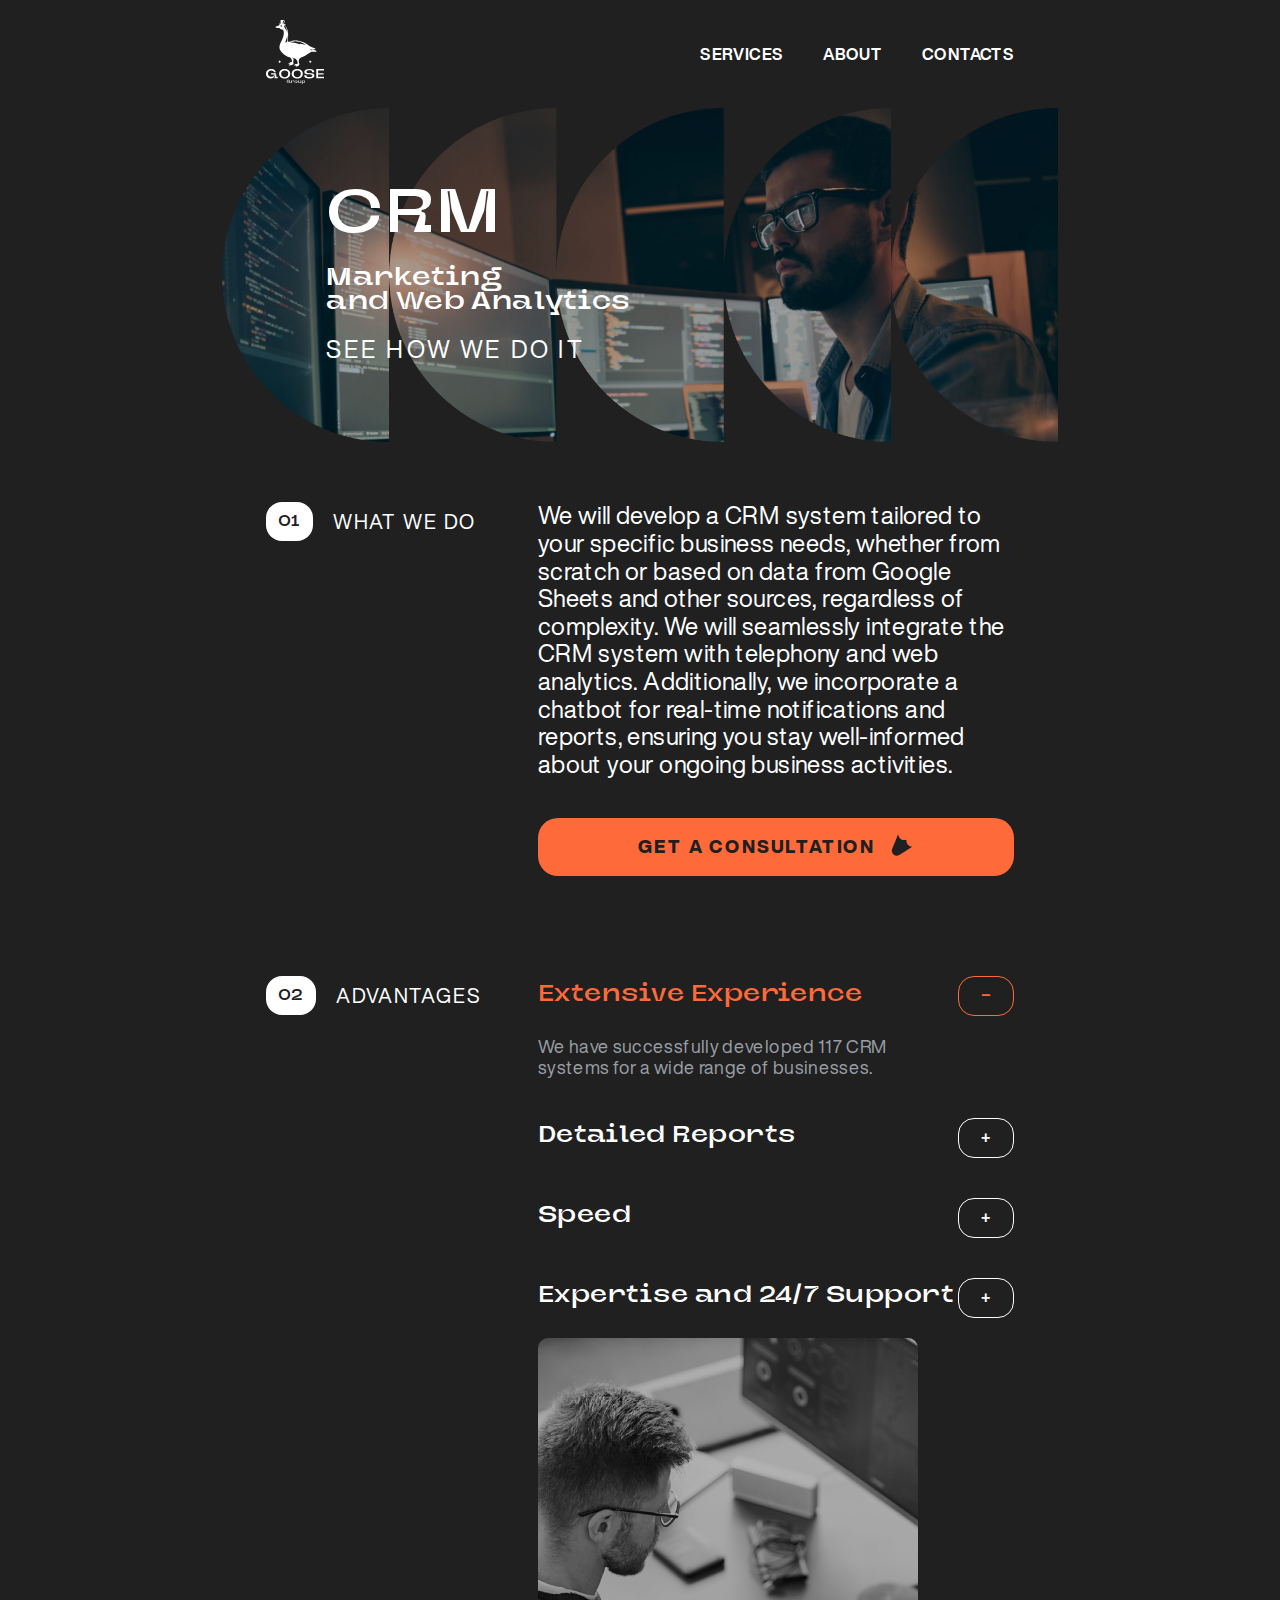
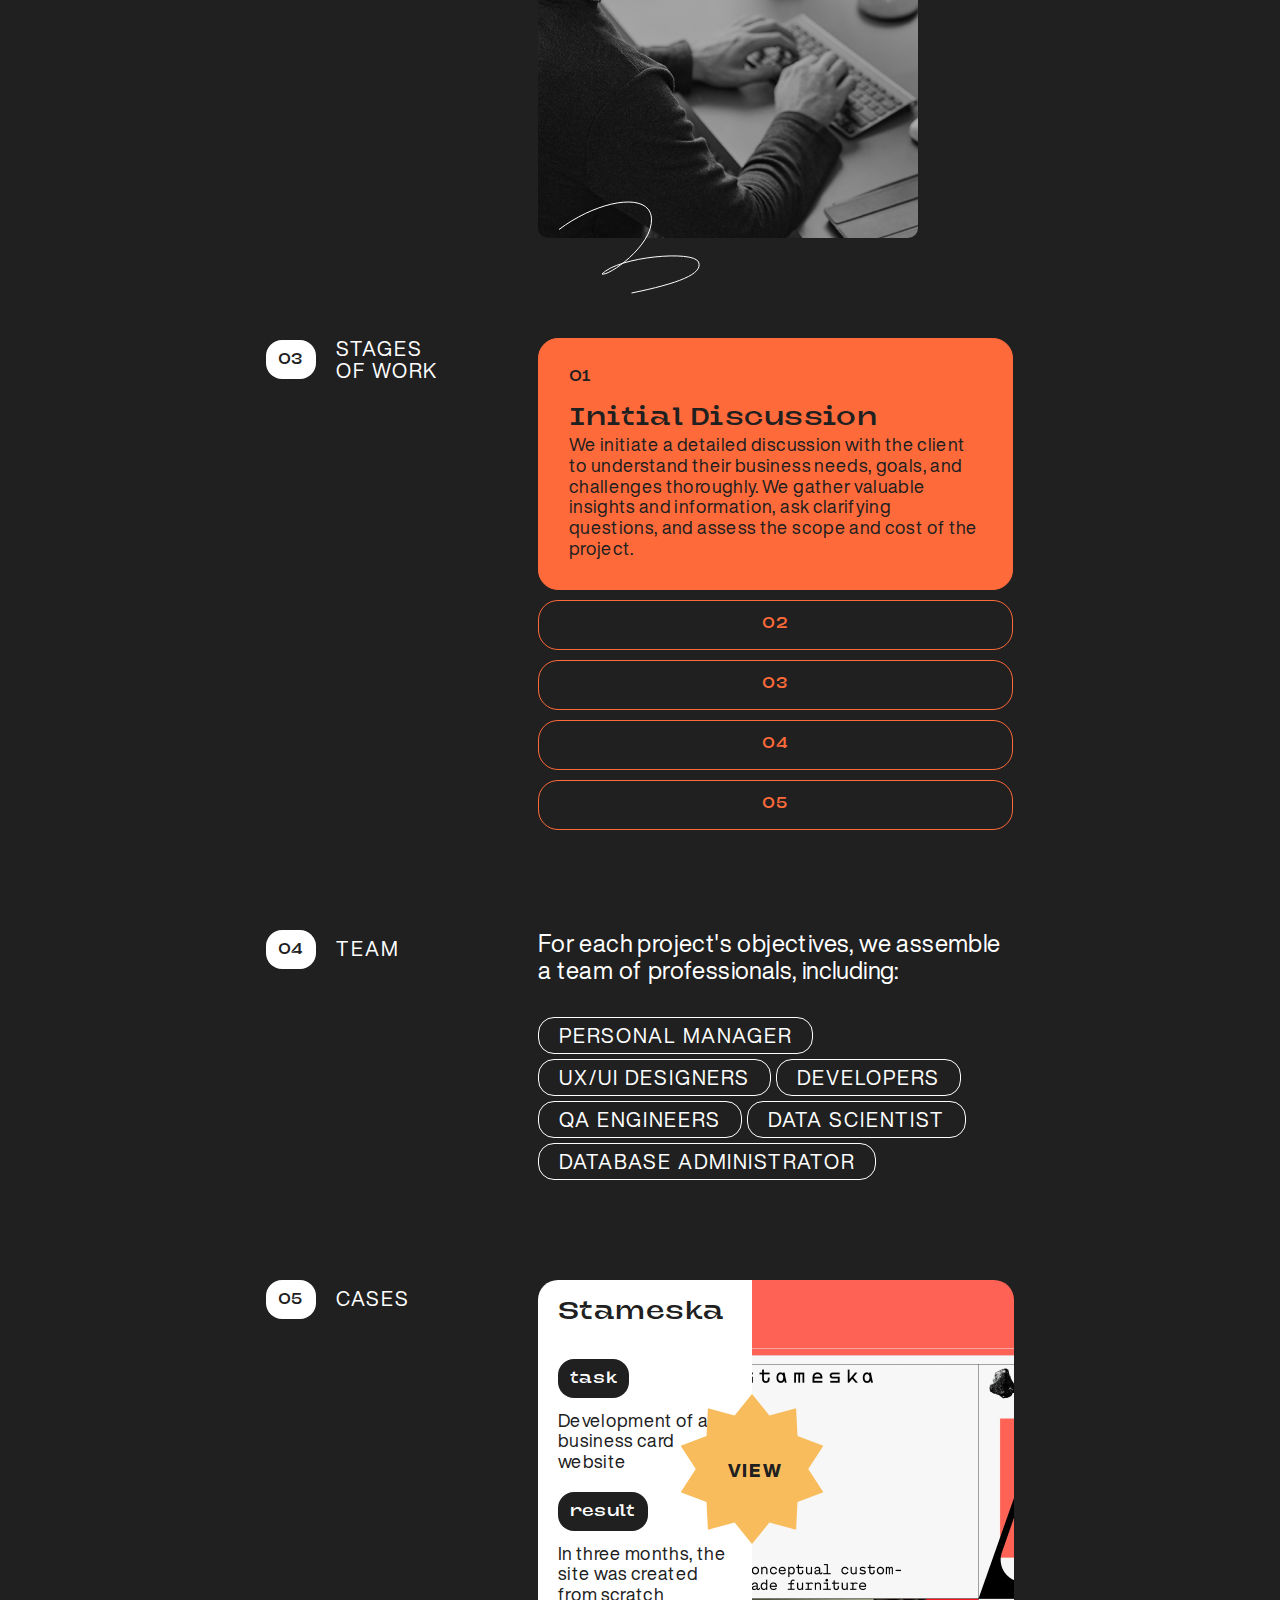
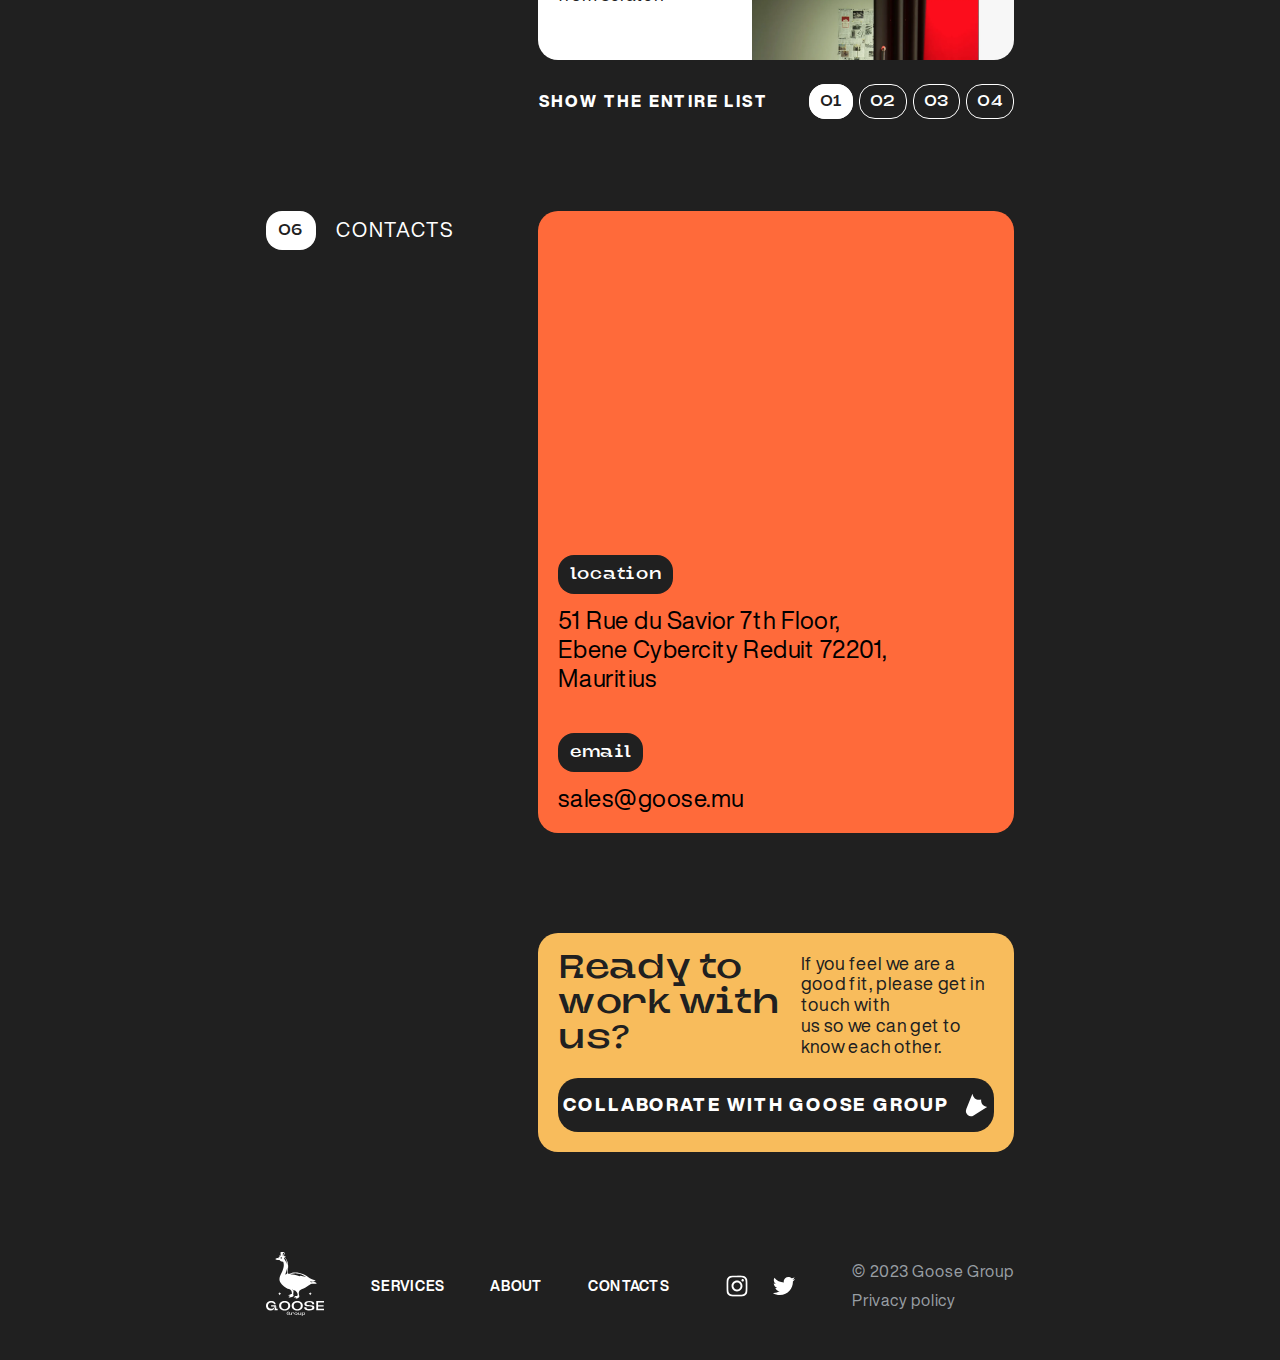
<file: crm.html>
<!DOCTYPE html>
<html lang="en">
<head>
    <meta charset="UTF-8">
    <meta name="viewport" content="width=device-width, initial-scale=1.0">
    <link rel="icon" type="image/x-icon" href="./assets/img/favicon.png">
    <link rel="stylesheet" href="assets/css/main.css">
    <title>CRM</title>
</head>
<body>

    <div class="wrapper">
        
        <header class="header">
            <div class="container">
                <div class="header_block">
                    <div class="header_block-L">
                        <a href="#" class="header_block-logo">
                            <picture>
                                <!-- <source media="(max-width: 640px)" type="image/webp" srcset="aaa.webp 1x, aaa2x.webp 2x">
                                <source media="(max-width: 640px)" srcset="aaa.jpg 1x, aaa2x.jpg 2x">
                                <source type="image/webp" srcset="aaa.webp 1x, aaa2x.webp 2x"> -->
                                <img src="./assets/img/mainLogo.svg" srcset="./assets/img/mainLogo.svg" width="58" height="64" alt="Logo" loading="lazy">
                            </picture>
                        </a>
                    </div>
                    <div class="header_block-R">
                        <nav class="header_block-R__nav">
                            <ul class="header_block-R__lists">
                                <li class="header_block-R__list">
                                    <a href="#" class="header__block-link">Services</a>
                                </li>
                                <li class="header_block-R__list">
                                    <a href="#" class="header__block-link">About</a>
                                </li>
                                <li class="header_block-R__list">
                                    <a href="#" class="header__block-link">Contacts</a>
                                </li>
                            </ul>
                            <a class="header_block-R_mail" href="mailto:sales@goose.mu">sales@goose.mu</a>
                            <ul class="header_block-R_social">
                                <li>
                                    <a href="#">
                                        <svg xmlns="http://www.w3.org/2000/svg" width="32" height="32" viewBox="0 0 32 32" fill="none">
                                        <g clip-path="url(#clip0_376_2771)">
                                          <path d="M9.39935 0.174146C7.7036 0.254152 6.54558 0.524771 5.53323 0.922571C4.4855 1.33089 3.59746 1.87882 2.71389 2.76558C1.83031 3.65235 1.28621 4.54102 0.880757 5.59035C0.488376 6.60493 0.222538 7.7639 0.147632 9.46061C0.0727259 11.1573 0.0561508 11.7027 0.0644383 16.0307C0.0727258 20.3587 0.0918509 20.9012 0.174088 22.6014C0.255051 24.2968 0.524713 25.4545 0.922513 26.4672C1.33147 27.5149 1.87876 28.4026 2.76584 29.2865C3.65293 30.1704 4.54096 30.7133 5.59284 31.1194C6.60646 31.5111 7.76576 31.7782 9.46215 31.8525C11.1585 31.9267 11.7046 31.944 16.0313 31.9357C20.358 31.9274 20.9027 31.9083 22.6026 31.8276C24.3025 31.747 25.4542 31.4754 26.4671 31.0795C27.5149 30.6696 28.4032 30.1233 29.2865 29.2359C30.1697 28.3485 30.7135 27.4591 31.1187 26.4092C31.5114 25.3956 31.7782 24.2363 31.8518 22.5412C31.9261 20.84 31.9436 20.2968 31.9353 15.9695C31.927 11.6421 31.9076 11.0996 31.8269 9.40005C31.7463 7.70047 31.4763 6.54628 31.0788 5.53297C30.6692 4.48524 30.1226 3.59816 29.2358 2.71363C28.349 1.8291 27.4591 1.28563 26.4094 0.881452C25.3952 0.489071 24.2365 0.22164 22.5401 0.148327C20.8438 0.0750149 20.2977 0.0562087 15.9694 0.0644962C11.6411 0.0727837 11.0992 0.0912712 9.39935 0.174146ZM9.5855 28.9853C8.0316 28.9177 7.18786 28.6596 6.62559 28.4434C5.88099 28.1566 5.35059 27.8098 4.79023 27.2548C4.22986 26.6999 3.88561 26.1676 3.59491 25.4246C3.37657 24.8623 3.1136 24.0195 3.04093 22.4656C2.96188 20.7861 2.9453 20.2819 2.93606 16.0269C2.92681 11.7719 2.94307 11.2682 3.0167 9.58811C3.083 8.03548 3.34278 7.19079 3.55858 6.62883C3.84545 5.88328 4.19098 5.35383 4.7472 4.79379C5.30341 4.23375 5.83413 3.88886 6.57778 3.59816C7.13941 3.37886 7.98219 3.11812 9.53546 3.04417C11.2162 2.96448 11.7199 2.94855 15.9742 2.9393C20.2286 2.93006 20.7335 2.946 22.4149 3.01995C23.9675 3.08752 24.8125 3.34475 25.3738 3.56182C26.1187 3.8487 26.6488 4.19327 27.2089 4.75044C27.7689 5.30762 28.1141 5.83642 28.4048 6.58166C28.6244 7.1417 28.8852 7.98416 28.9585 9.53838C29.0385 11.2192 29.0567 11.7231 29.0643 15.9771C29.072 20.2312 29.057 20.7364 28.9834 22.4159C28.9155 23.9698 28.6579 24.8138 28.4415 25.3768C28.1546 26.121 27.8088 26.6518 27.2522 27.2115C26.6957 27.7712 26.1656 28.1161 25.4216 28.4068C24.8606 28.6258 24.0169 28.8871 22.4649 28.9611C20.7841 29.0401 20.2805 29.0567 16.0246 29.066C11.7686 29.0752 11.2666 29.058 9.58582 28.9853M22.5781 7.48213C22.5787 7.86041 22.6915 8.23001 22.9022 8.54418C23.1129 8.85835 23.412 9.10298 23.7618 9.24713C24.1115 9.39128 24.4962 9.42848 24.867 9.35402C25.2379 9.27955 25.5784 9.09677 25.8454 8.8288C26.1124 8.56082 26.2939 8.21968 26.367 7.84853C26.4401 7.47738 26.4015 7.09288 26.2561 6.74367C26.1107 6.39446 25.8649 6.09622 25.55 5.88667C25.235 5.67713 24.865 5.56568 24.4867 5.56644C23.9796 5.56745 23.4937 5.76983 23.1357 6.12908C22.7778 6.48832 22.5772 6.97501 22.5781 7.48213ZM7.81676 16.016C7.82568 20.5359 11.4964 24.1916 16.0153 24.183C20.5342 24.1744 24.1925 20.504 24.1839 15.9841C24.1753 11.4643 20.5036 7.80757 15.9841 7.8165C11.4645 7.82542 7.80815 11.4968 7.81676 16.016ZM10.6874 16.0103C10.6853 14.9596 10.9949 13.9318 11.5769 13.057C12.1589 12.1822 12.9873 11.4996 13.9573 11.0956C14.9272 10.6916 15.9952 10.5843 17.0261 10.7872C18.0571 10.9902 19.0047 11.4943 19.7492 12.2358C20.4936 12.9773 21.0015 13.9229 21.2085 14.953C21.4155 15.9832 21.3124 17.0515 20.9122 18.0231C20.5121 18.9946 19.8328 19.8257 18.9603 20.4112C18.0878 20.9967 17.0613 21.3103 16.0105 21.3124C15.3129 21.3138 14.6217 21.1778 13.9766 20.9122C13.3315 20.6465 12.745 20.2563 12.2507 19.764C11.7564 19.2716 11.3639 18.6867 11.0957 18.0426C10.8274 17.3986 10.6887 16.708 10.6874 16.0103Z" fill="white"/>
                                        </g>
                                        <defs>
                                          <clipPath id="clip0_376_2771">
                                            <rect width="31.875" height="31.875" fill="white" transform="translate(0.0625 0.0625)"/>
                                          </clipPath>
                                        </defs>
                                      </svg></a>
                                </li>
                                <li>
                                    <a href="#">
                                        <svg xmlns="http://www.w3.org/2000/svg" width="34" height="34" viewBox="0 0 34 34" fill="none">
                                            <g clip-path="url(#clip0_376_2775)">
                                              <path d="M30.3298 10.099C30.3502 10.3943 30.3502 10.6896 30.3502 10.9876C30.3502 20.0688 23.4369 30.5422 10.7956 30.5422V30.5368C7.06134 30.5422 3.40464 29.4726 0.260986 27.4557C0.80398 27.521 1.3497 27.5537 1.89677 27.5551C4.99143 27.5578 7.99763 26.5194 10.4323 24.6074C7.49138 24.5516 4.9125 22.6341 4.01159 19.8348C5.04178 20.0334 6.10327 19.9926 7.11441 19.7164C3.90816 19.0686 1.60146 16.2515 1.60146 12.98C1.60146 12.95 1.60146 12.9214 1.60146 12.8929C2.5568 13.425 3.62646 13.7203 4.72061 13.7529C1.7008 11.7348 0.769958 7.71742 2.59355 4.57649C6.08286 8.87009 11.2311 11.4803 16.7577 11.7565C16.2038 9.36953 16.9604 6.86822 18.7459 5.19025C21.514 2.58823 25.8674 2.7216 28.4695 5.48828C30.0086 5.1848 31.4838 4.62004 32.8338 3.81983C32.3208 5.41071 31.247 6.76207 29.8126 7.62079C31.1749 7.46021 32.5058 7.09549 33.7592 6.53889C32.8365 7.92155 31.6743 9.12593 30.3298 10.099Z" fill="white"/>
                                            </g>
                                            <defs>
                                              <clipPath id="clip0_376_2775">
                                                <rect width="33.75" height="33.75" fill="white" transform="translate(0.125 0.125)"/>
                                              </clipPath>
                                            </defs>
                                          </svg>
                                    </a>
                                </li>
                            </ul>
                        </nav>
                        <a href="#" class="header_block-menu">
                            <span class="menuText">Menu</span>
                            <picture class="menuLines">
                                <img src="./assets/img/menuLines.svg" srcset="./assets/img/menuLines.svg" width="24" height="24" alt="menu lines" loading="lazy">
                            </picture>
                            <picture class="menuX">
                                <img src="./assets/img/menuX.svg" srcset="./assets/img/menuX.svg" width="24" height="24" alt="menu lines" loading="lazy">
                            </picture>
                        </a>
                    </div>
                </div>
            </div>
        </header>
    
        <main>
            <section class="devHero crmHero">
                <div class="container">
                    <div class="devHero_block">
                        <h1 class="section_maintitle">CRM</h1>
                        <span class="section_subtitle">Marketing <br>and Web Analytics</span>
                        <a href="#" class="section_link">see how we do it</a>
                    </div>
                </div>
            </section>

            <section class="whatWeDo">
                <div class="container">
                    <div class="whatWeDo_block">
                        <div class="devBlock_sides">
                            <div class="devBlock_L">
                                <span class="section_title">
                                    <span class="section_title-numb">01</span>
                                    <span class="section_title-name">what we do</span>
                                </span>
                            </div>
                            <div class="devBlock_R">
                                <p class="whatWeDo_text">We will develop a CRM system tailored to your specific business needs, whether from scratch or based on data from Google Sheets and other sources, regardless of complexity. We will seamlessly integrate the CRM system with telephony and web analytics. Additionally, we incorporate a chatbot for real-time notifications and reports, ensuring you stay well-informed about your ongoing business activities.</p>
                                <a href="#" class="whatWeDo_btn orange modalOpenBtn">
                                    get a consultation
                                    <picture>
                                        <img src="./assets/img/gooseFootBlack.svg" srcset="./assets/img/gooseFootBlack.svg" width="24" height="24" alt="FOOT" loading="lazy">
                                    </picture>
                                </a>
                            </div>
                        </div>
                    </div>
                </div>
            </section>

            <section class="advantages">
                <div class="container">
                    <div class="advantages_block">
                        <div class="devBlock_sides">
                            <div class="devBlock_L">
                                <span class="section_title">
                                    <span class="section_title-numb">02</span>
                                    <span class="section_title-name">advantages</span>
                                </span>
                            </div>
                            <div class="devBlock_R devblock_R-sides">
                                <div class="devblock_R-L">
                                    <div class="devblock_R-L-item active">
                                        <a href="#" class="devblock_R-L-item__link">Extensive Experience
                                        </a>
                                        <p class="devblock_R-L-item__text">We have successfully developed 117 CRM systems for a wide range of businesses.</p>
                                    </div>
                                    <div class="devblock_R-L-item">
                                        <a href="#" class="devblock_R-L-item__link">Detailed Reports
                                        </a>
                                        <p class="devblock_R-L-item__text">We generate comprehensive reports on system performance and user activities, presenting the data in clear, easy-to-read graphs.</p>
                                    </div>
                                    <div class="devblock_R-L-item">
                                        <a href="#" class="devblock_R-L-item__link">Speed
                                        </a>
                                        <p class="devblock_R-L-item__text">Due to well-established business processes, you will receive your CRM system within just 8 days from the start of work, and you'll be able to evaluate the initial version within 24 hours.</p>
                                    </div>
                                    <div class="devblock_R-L-item">
                                        <a href="#" class="devblock_R-L-item__link">Expertise and 24/7 Support
                                        </a>
                                        <p class="devblock_R-L-item__text">Our team of experts spans the globe, ensuring round-the-clock support for your project.</p>
                                    </div>
                                </div>
                                <div class="devblock_R-R">
                                    <picture>
                                        <img src="./assets/img/crmAdvImg.png" srcset="./assets/img/crmAdvImg.png" width="380" height="500" alt="advantages img" loading="lazy">
                                    </picture>
                                </div>
                            </div>
                        </div>
                    </div>
                </div>
            </section>

            <section class="stages crmStages">
                <div class="container">
                    <div class="stages_block">
                        <div class="devBlock_sides">
                            <div class="devBlock_L">
                                <span class="section_title">
                                    <span class="section_title-numb">03</span>
                                    <span class="section_title-name">Stages <br> of work</span>
                                </span>
                            </div>
                            <div class="devBlock_R">
                                <div class="stages_items">
                                    <a class="stages_item active">
                                        <div class="stages_item-T">
                                            <span class="stages_item-T-numb">01</span>
                                            <span class="stages_item-T-name">Initial Discussion</span>
                                        </div>
                                        <div class="stages_item-B">
                                            <p class="stages_item-B-text">
                                                We initiate a detailed discussion with the client to understand their business needs, goals, and challenges thoroughly. We gather valuable insights and information, ask clarifying questions, and assess the scope and cost of the project.
                                            </p>
                                        </div>
                                    </a>
                                    <a class="stages_item">
                                        <div class="stages_item-T">
                                            <span class="stages_item-T-numb">02</span>
                                            <span class="stages_item-T-name">Wireframing</span>
                                        </div>
                                        <div class="stages_item-B">
                                            <p class="stages_item-B-text">
                                                We create a skeletal outline of the project's layout and functionality. We establish the project's scope and deadlines, visually representing the CRM system's structure.
                                            </p>
                                        </div>
                                    </a>
                                    <a class="stages_item">
                                        <div class="stages_item-T">
                                            <span class="stages_item-T-numb">03</span>
                                            <span class="stages_item-T-name">System <br>Development</span>
                                        </div>
                                        <div class="stages_item-B">
                                            <p class="stages_item-B-text">
                                                Our team of professionals works diligently to design the user interface (UI) and implement the system's functionality. The CRM system begins to take shape in this phase, aligning with the client's business goals and requirements.
                                            </p>
                                        </div>
                                    </a>
                                    <a class="stages_item">
                                        <div class="stages_item-T">
                                            <span class="stages_item-T-numb">04</span>
                                            <span class="stages_item-T-name">Testing</span>
                                        </div>
                                        <div class="stages_item-B">
                                            <p class="stages_item-B-text">
                                                We conduct rigorous testing to ensure the CRM system functions seamlessly and without errors. We thoroughly evaluate its performance, security, and functionality to guarantee that it meets our high standards and the client's expectations.
                                            </p>
                                        </div>
                                    </a>
                                    <a class="stages_item">
                                        <div class="stages_item-T">
                                            <span class="stages_item-T-numb">05</span>
                                            <span class="stages_item-T-name">Project Submission</span>
                                        </div>
                                        <div class="stages_item-B">
                                            <p class="stages_item-B-text">
                                                At this stage, we get the system ready for use. This means setting it up for production, connecting it to necessary tools and databases, and ensuring it is accessible to users. We are here to provide ongoing support to make sure everything runs smoothly and works well.
                                            </p>
                                        </div>
                                    </a>
                                </div>
                            </div>
                        </div>
                    </div>
                </div>
            </section>

            <section class="devTeam">
                <div class="container">
                    <div class="devTeam_block">
                        <div class="devBlock_sides">
                            <div class="devBlock_L">
                                <span class="section_title">
                                    <span class="section_title-numb">04</span>
                                    <span class="section_title-name">team</span>
                                </span>
                            </div>
                            <div class="devBlock_R devTeam__R">
                                <p class="whatWeDo_text">For each project's objectives, we assemble a team of professionals, including:</p>

                                <div class="devTeam__items">
                                    <a href="#" class="devTeam__item">Personal Manager</a>
                                    <a href="#" class="devTeam__item">UX/UI Designers</a>
                                    <a href="#" class="devTeam__item">Developers</a>
                                    <a href="#" class="devTeam__item">QA Engineers</a>
                                    <a href="#" class="devTeam__item">Data Scientist</a>
                                    <a href="#" class="devTeam__item">Database Administrator</a>
                                </div>
                            </div>
                        </div>
                    </div>
                </div>
            </section>

            <section class="cases">
                <div class="container">
                    <div class="cases_block">
                        <div class="devBlock_sides">
                            <div class="devBlock_L">
                                <span class="section_title">
                                    <span class="section_title-numb">05</span>
                                    <span class="section_title-name">cases</span>
                                </span>
                            </div>
                            <div class="devBlock_R">
                                <div class="cases_items">
                                    <div class="cases_item active actived" data-numb="01">
                                        <div class="cases_L">
                                            <span class="cases_L-title">Stameska</span>
                                            <div class="cases_L-items">
                                                <div class="cases_L-item">
                                                    <span class="cases_L-item__span">task</span>
                                                    <span class="cases_L-item__text">Development of a business card website</span>
                                                </div>
                                                <div class="cases_L-item">
                                                    <span class="cases_L-item__span">result</span>
                                                    <span class="cases_L-item__text">In three months, the site was created from scratch</span>
                                                </div>
                                            </div>
                                        </div>
                                        <div class="cases_R">
                                            <picture class="cases_R-img">
                                                <img src="./assets/img/casesitemImg01.png" srcset="./assets/img/casesitemImg01.png" width="570" height="380" alt="casesimg01" loading="lazy">
                                            </picture>
                                        </div>
                                        <a href="#" class="casesView_link">
                                            <svg xmlns="http://www.w3.org/2000/svg" width="144" height="150" viewBox="0 0 144 150" fill="none">
                                                <path d="M72 0L89.3822 21.5031L116.084 14.3237L117.507 41.9371L143.329 51.8237L128.25 75L143.329 98.1763L117.507 108.063L116.084 135.676L89.3822 128.497L72 150L54.6178 128.497L27.9161 135.676L26.4928 108.063L0.670761 98.1763L15.75 75L0.670761 51.8237L26.4928 41.9371L27.9161 14.3237L54.6178 21.5031L72 0Z" fill="#F8BC5C"/>
                                            </svg>
                                        </a>
                                    </div>
                                    <div class="cases_item" data-numb="02">
                                        <div class="cases_L">
                                            <span class="cases_L-title">SUPER FLY</span>
                                            <div class="cases_L-items">
                                                <div class="cases_L-item">
                                                    <span class="cases_L-item__span">task</span>
                                                    <span class="cases_L-item__text">Development of a business card website</span>
                                                </div>
                                                <div class="cases_L-item">
                                                    <span class="cases_L-item__span">result</span>
                                                    <span class="cases_L-item__text">In three months, the site was created from scratch</span>
                                                </div>
                                            </div>
                                        </div>
                                        <div class="cases_R">
                                            <picture class="cases_R-img">
                                                <img src="./assets/img/casesitemImg02.png" srcset="./assets/img/casesitemImg02.png" width="570" height="380" alt="casesimg02" loading="lazy">
                                            </picture>
                                        </div>
                                        <a href="#" class="casesView_link">
                                            <svg xmlns="http://www.w3.org/2000/svg" width="144" height="150" viewBox="0 0 144 150" fill="none">
                                                <path d="M72 0L89.3822 21.5031L116.084 14.3237L117.507 41.9371L143.329 51.8237L128.25 75L143.329 98.1763L117.507 108.063L116.084 135.676L89.3822 128.497L72 150L54.6178 128.497L27.9161 135.676L26.4928 108.063L0.670761 98.1763L15.75 75L0.670761 51.8237L26.4928 41.9371L27.9161 14.3237L54.6178 21.5031L72 0Z" fill="#F8BC5C"/>
                                            </svg>
                                        </a>
                                    </div>
                                    <div class="cases_item" data-numb="03">
                                        <div class="cases_L">
                                            <span class="cases_L-title">New Firm</span>
                                            <div class="cases_L-items">
                                                <div class="cases_L-item">
                                                    <span class="cases_L-item__span">task</span>
                                                    <span class="cases_L-item__text">Development of a business card website</span>
                                                </div>
                                                <div class="cases_L-item">
                                                    <span class="cases_L-item__span">result</span>
                                                    <span class="cases_L-item__text">In three months, the site was created from scratch</span>
                                                </div>
                                            </div>
                                        </div>
                                        <div class="cases_R">
                                            <picture class="cases_R-img">
                                                <img src="./assets/img/casesitemImg03.png" srcset="./assets/img/casesitemImg03.png" width="570" height="380" alt="casesimg03" loading="lazy">
                                            </picture>
                                        </div>
                                        <a href="#" class="casesView_link">
                                            <svg xmlns="http://www.w3.org/2000/svg" width="144" height="150" viewBox="0 0 144 150" fill="none">
                                                <path d="M72 0L89.3822 21.5031L116.084 14.3237L117.507 41.9371L143.329 51.8237L128.25 75L143.329 98.1763L117.507 108.063L116.084 135.676L89.3822 128.497L72 150L54.6178 128.497L27.9161 135.676L26.4928 108.063L0.670761 98.1763L15.75 75L0.670761 51.8237L26.4928 41.9371L27.9161 14.3237L54.6178 21.5031L72 0Z" fill="#F8BC5C"/>
                                            </svg>
                                        </a>
                                    </div>
                                    <div class="cases_item" data-numb="04">
                                        <div class="cases_L">
                                            <span class="cases_L-title">Bureau</span>
                                            <div class="cases_L-items">
                                                <div class="cases_L-item">
                                                    <span class="cases_L-item__span">task</span>
                                                    <span class="cases_L-item__text">Development of a business card website</span>
                                                </div>
                                                <div class="cases_L-item">
                                                    <span class="cases_L-item__span">result</span>
                                                    <span class="cases_L-item__text">In three months, the site was created from scratch</span>
                                                </div>
                                            </div>
                                        </div>
                                        <div class="cases_R">
                                            <picture class="cases_R-img">
                                                <img src="./assets/img/casesitemImg04.png" srcset="./assets/img/casesitemImg04.png" width="570" height="380" alt="casesimg04" loading="lazy">
                                            </picture>
                                        </div>
                                        <a href="#" class="casesView_link">
                                            <svg xmlns="http://www.w3.org/2000/svg" width="144" height="150" viewBox="0 0 144 150" fill="none">
                                                <path d="M72 0L89.3822 21.5031L116.084 14.3237L117.507 41.9371L143.329 51.8237L128.25 75L143.329 98.1763L117.507 108.063L116.084 135.676L89.3822 128.497L72 150L54.6178 128.497L27.9161 135.676L26.4928 108.063L0.670761 98.1763L15.75 75L0.670761 51.8237L26.4928 41.9371L27.9161 14.3237L54.6178 21.5031L72 0Z" fill="#F8BC5C"/>
                                            </svg>
                                        </a>
                                    </div>
                                </div>
                                <div class="cases_shows">
                                    <a href="#" class="cases_shows-showAll showAllT">
                                        show the entire list
                                    </a>
                                    <a href="#" class="cases_shows-showAll closeAllT">
                                        show one by one
                                    </a>
                                    <nav class="cases_shows-nav">
                                        <ul class="cases_shows-numbs">
                                            <li class="cases_shows-numb"><a href="#" data-numb="01" class="cases_shows-numb__link actived">01</a></li>
                                            <li class="cases_shows-numb"><a href="#" data-numb="02" class="cases_shows-numb__link">02</a></li>
                                            <li class="cases_shows-numb"><a href="#" data-numb="03" class="cases_shows-numb__link">03</a></li>
                                            <li class="cases_shows-numb"><a href="#" data-numb="04" class="cases_shows-numb__link">04</a></li>
                                        </ul>
                                    </nav>
                                </div>
                            </div>
                        </div>
                    </div>
                </div>
            </section>

            <section class="devContacts">
                <div class="container">
                    <div class="devContacts_block">
                        <div class="devBlock_sides">
                            <div class="devBlock_L">
                                <span class="section_title">
                                    <span class="section_title-numb">06</span>
                                    <span class="section_title-name">Contacts</span>
                                </span>
                            </div>
                            <div class="devBlock_R">
                                <div class="devContacts__contacts-item">
                                    <div class="devContacts__contacts-L">
                                        <iframe class="map" src="https://www.google.com/maps/embed?pb=!1m14!1m12!1m3!1d3147.795011853631!2d57.490481237593634!3d-20.243059832401208!2m3!1f0!2f0!3f0!3m2!1i1024!2i768!4f13.1!5e0!3m2!1sru!2s!4v1697648365977!5m2!1sru!2s" width="413" height="300" style="border:0;" allowfullscreen="" loading="lazy" referrerpolicy="no-referrer-when-downgrade"></iframe>
                                    </div>
                                    <div class="devContacts__contacts-R">
                                        <div class="devContacts__contacts-R__items">
                                            <div class="devContacts__contacts-R__item">
                                                <span class="devContacts__contacts-R__item-span">location</span>
                                                <span class="devContacts__contacts-R__item-info">51 Rue du Savior 7th Floor, <br> Ebene Cybercity Reduit 72201, <br> Mauritius</span>
                                            </div>
                                            <div class="devContacts__contacts-R__item">
                                                <span class="devContacts__contacts-R__item-span">email</span>
                                                <a href="mailto:sales@goose.mu" class="devContacts__contacts-R__item-info">sales@goose.mu</a>
                                            </div>
                                        </div>
                                    </div>
                                </div>
                                <div class="devContacts_Ready">
                                    <div class="devContacts_Ready-T">
                                        <span class="devContacts_Ready-title">Ready to work with us?</span>
                                        <p class="devContacts_Ready-text">If you feel we are a good fit, please get in touch with <br> us so we can get to know each other.</p>
                                    </div>
                                    <a href="#" class="devContacts_Ready-btn black modalOpenBtn">
                                        collaborate with goose group
                                        <svg xmlns="http://www.w3.org/2000/svg" width="25" height="24" viewBox="0 0 25 24" fill="none">
                                            <path d="M8.43775 0.685791C9.60617 6.20002 13.4494 7.65784 17.1349 6.46478C16.8967 10.6519 18.9245 13.0577 23.1282 13.9108C18.4964 16.8624 14.1125 19.7584 9.62548 22.4714C7.40131 23.8148 5.47326 23.4978 3.70938 21.9092C1.91008 20.2912 1.40473 18.3202 2.31243 16.0322C4.31129 11.0115 6.3198 5.9941 8.43775 0.685791Z" fill="white"/>
                                          </svg>
                                    </a>
                                </div>
                            </div>
                        </div>
                    </div>
                </div>
            </section>
        </main>
        
        <footer class="footer">
            <div class="container">
                <div class="footer_block">
                    <a href="#" class="footer_logo">
                        <picture>
                            <!-- <source media="(max-width: 640px)" type="image/webp" srcset="aaa.webp 1x, aaa2x.webp 2x">
                            <source media="(max-width: 640px)" srcset="aaa.jpg 1x, aaa2x.jpg 2x">
                            <source type="image/webp" srcset="aaa.webp 1x, aaa2x.webp 2x"> -->
                            <img src="./assets/img/mainLogo.svg" srcset="./assets/img/mainLogo.svg" width="58" height="64" alt="Logo" loading="lazy">
                        </picture>
                    </a>
                    <nav class="footer_nav">
                        <ul class="footer_lists">
                            <li class="footer_list">
                                <a href="#" class="footer_link">Services</a>
                            </li>
                            <li class="footer_list">
                                <a href="#" class="footer_link">About</a>
                            </li>
                            <li class="footer_list">
                                <a href="#" class="footer_link">Contacts</a>
                            </li>
                        </ul>
                    </nav>
                    <nav class="footer_socMed">
                        <ul class="footer_socMed-lists">
                            <li class="footer_socMed-list">
                                <a href="#" class="footer_socMed-link">
                                    <svg xmlns="http://www.w3.org/2000/svg" width="22" height="22" viewBox="0 0 22 22" fill="none">
                                        <g clip-path="url(#clip0_323_775)">
                                          <path d="M6.59957 0.449309C5.46907 0.502646 4.69706 0.683059 4.02216 0.948259C3.32367 1.22047 2.73164 1.58576 2.14259 2.17693C1.55354 2.76811 1.1908 3.36056 0.920505 4.06011C0.658917 4.7365 0.481692 5.50915 0.431755 6.64028C0.381817 7.77142 0.370767 8.13501 0.376292 11.0203C0.381817 13.9057 0.394567 14.2673 0.449392 15.4008C0.503367 16.5311 0.683142 17.3029 0.948342 17.978C1.22098 18.6765 1.58584 19.2683 2.17723 19.8576C2.76862 20.4468 3.36064 20.8087 4.06189 21.0794C4.73764 21.3406 5.51051 21.5187 6.64143 21.5682C7.77236 21.6177 8.13637 21.6292 11.0208 21.6237C13.9053 21.6181 14.2685 21.6054 15.4017 21.5516C16.535 21.4979 17.3028 21.3168 17.9781 21.0529C18.6766 20.7796 19.2688 20.4154 19.8577 19.8238C20.4465 19.2322 20.809 18.6393 21.0791 17.9393C21.3409 17.2636 21.5188 16.4907 21.5679 15.3606C21.6174 14.2265 21.6291 13.8644 21.6235 10.9795C21.618 8.09464 21.605 7.73296 21.5513 6.59991C21.4975 5.46686 21.3175 4.6974 21.0525 4.02186C20.7795 3.32337 20.415 2.73198 19.8239 2.1423C19.2327 1.55261 18.6394 1.1903 17.9396 0.920846C17.2635 0.659259 16.491 0.480971 15.3601 0.432096C14.2292 0.383221 13.8652 0.370684 10.9796 0.376209C8.09408 0.381734 7.73283 0.394059 6.59957 0.449309ZM6.72367 19.6568C5.68773 19.6117 5.12524 19.4396 4.75039 19.2955C4.25399 19.1043 3.90039 18.8731 3.52682 18.5031C3.15324 18.1331 2.92374 17.7783 2.72994 17.2829C2.58438 16.9081 2.40907 16.3462 2.36062 15.3103C2.30792 14.1906 2.29687 13.8544 2.2907 11.0178C2.28454 8.18112 2.29538 7.84537 2.34447 6.72528C2.38867 5.6902 2.56185 5.12707 2.70572 4.75243C2.89697 4.2554 3.12732 3.90243 3.49813 3.52907C3.86894 3.15571 4.22275 2.92578 4.71852 2.73198C5.09294 2.58578 5.65479 2.41196 6.69031 2.36266C7.81082 2.30953 8.14657 2.29891 10.9828 2.29275C13.819 2.28658 14.1556 2.29721 15.2766 2.34651C16.3117 2.39156 16.875 2.56305 17.2492 2.70776C17.7458 2.89901 18.0992 3.12872 18.4726 3.50017C18.8459 3.87162 19.0761 4.22416 19.2699 4.72098C19.4163 5.09435 19.5901 5.65598 19.639 6.69213C19.6923 7.81265 19.7044 8.14861 19.7095 10.9846C19.7146 13.8207 19.7047 14.1575 19.6556 15.2771C19.6103 16.3131 19.4386 16.8758 19.2943 17.251C19.1031 17.7472 18.8725 18.101 18.5015 18.4742C18.1305 18.8473 17.7771 19.0773 17.2811 19.2711C16.9071 19.4171 16.3446 19.5913 15.3099 19.6406C14.1894 19.6933 13.8537 19.7044 11.0164 19.7105C8.17908 19.7167 7.84439 19.7052 6.72388 19.6568M15.3854 5.3213C15.3858 5.57349 15.461 5.81989 15.6015 6.02933C15.7419 6.23878 15.9414 6.40187 16.1745 6.49797C16.4077 6.59407 16.6641 6.61887 16.9114 6.56922C17.1586 6.51958 17.3856 6.39773 17.5636 6.21908C17.7416 6.04042 17.8626 5.813 17.9113 5.56556C17.9601 5.31813 17.9343 5.0618 17.8374 4.82899C17.7404 4.59618 17.5766 4.39736 17.3667 4.25766C17.1567 4.11796 16.91 4.04367 16.6578 4.04417C16.3198 4.04485 15.9958 4.17977 15.7572 4.41926C15.5185 4.65876 15.3848 4.98322 15.3854 5.3213ZM5.54451 11.0106C5.55046 14.0238 7.99761 16.461 11.0102 16.4552C14.0228 16.4495 16.4617 14.0026 16.456 10.9893C16.4502 7.97606 14.0024 5.53826 10.9894 5.54421C7.97636 5.55016 5.53877 7.99773 5.54451 11.0106ZM7.45828 11.0067C7.45689 10.3062 7.66326 9.62108 8.05128 9.03788C8.43929 8.45467 8.99154 7.99962 9.63817 7.73028C10.2848 7.46093 10.9968 7.38939 11.6841 7.52468C12.3714 7.65998 13.0031 7.99605 13.4994 8.49039C13.9957 8.98473 14.3343 9.61514 14.4723 10.3019C14.6103 10.9886 14.5416 11.7009 14.2748 12.3486C14.008 12.9963 13.5552 13.5503 12.9735 13.9407C12.3919 14.331 11.7075 14.5401 11.007 14.5415C10.5419 14.5424 10.0811 14.4518 9.65107 14.2747C9.22098 14.0975 8.83001 13.8374 8.50046 13.5092C8.17092 13.181 7.90927 12.791 7.73045 12.3616C7.55163 11.9323 7.45914 11.4719 7.45828 11.0067Z" fill="white"/>
                                        </g>
                                        <defs>
                                          <clipPath id="clip0_323_775">
                                            <rect width="21.25" height="21.25" fill="white" transform="translate(0.375 0.375)"/>
                                          </clipPath>
                                        </defs>
                                    </svg>
                                </a>
                            </li>
                            <li class="footer_socMed-list">
                                <a href="#" class="footer_socMed-link">
                                    <svg xmlns="http://www.w3.org/2000/svg" width="24" height="24" viewBox="0 0 24 24" fill="none">
                                        <g clip-path="url(#clip0_323_779)">
                                          <path d="M20.8867 7.39931C20.9003 7.59619 20.9003 7.79306 20.9003 7.99175C20.9003 14.0459 16.2914 21.0281 7.8639 21.0281V21.0245C5.37439 21.0281 2.93659 20.315 0.84082 18.9705C1.20282 19.014 1.56663 19.0358 1.93134 19.0367C3.99445 19.0385 5.99858 18.3463 7.62167 17.0716C5.66108 17.0344 3.94183 15.7561 3.34122 13.8898C4.02802 14.0223 4.73568 13.9951 5.40977 13.8109C3.27227 13.3791 1.73447 11.501 1.73447 9.31998C1.73447 9.30002 1.73447 9.28097 1.73447 9.26191C2.37136 9.61665 3.08447 9.81353 3.81391 9.8353C1.8007 8.48984 1.18013 5.81161 2.39586 3.71766C4.72207 6.58006 8.15423 8.32018 11.8386 8.50435C11.4693 6.91302 11.9738 5.24548 13.1641 4.12683C15.0095 2.39215 17.9118 2.48107 19.6465 4.32552C20.6726 4.1232 21.656 3.74669 22.556 3.21322C22.214 4.27381 21.4982 5.17472 20.5419 5.7472C21.4501 5.64014 22.3374 5.39699 23.173 5.02592C22.5579 5.9477 21.7831 6.75062 20.8867 7.39931Z" fill="white"/>
                                        </g>
                                        <defs>
                                          <clipPath id="clip0_323_779">
                                            <rect width="22.5" height="22.5" fill="white" transform="translate(0.75 0.75)"/>
                                          </clipPath>
                                        </defs>
                                      </svg>
                                </a>
                            </li>
                        </ul>
                    </nav>
                    <div class="footer_info">
                        <span class="footer_info-span">© 2023 Goose Group</span>
                        <a href="#" class="footer_PrivPol">Privacy policy</a>
                    </div>
                </div>
            </div>
        </footer>

        <div class="modalContactUs">
            <div class="container">
                <div class="modalContactUs_block">
                    <div class="modalContactUs_sides">
                        <div class="modalContactUs_L">
                            <picture>
                                <img src="./assets/img/mainLogo.svg" srcset="./assets/img/mainLogo.svg" width="58" height="64" alt="Logo" loading="lazy">
                            </picture>
                            <span class="modalContactUs_L-title">Develop-<br>ment</span>
                            <a href="#" class="modalContactUs_L-subtitle">see how we do it</a>
                        </div>
                        <div class="modalContactUs_R">
                            <span class="modalContactUs_R-title">Contact us</span>
                            <span class="modalContactUs_R-subtitle">Contact us so that we can get to know each other better. <br> But remember: we only work with nice people!</span>

                            <form method="post" class="modalContactUs_form">
                                <div class="modalContactUs_form-actions">
                                    <div class="input-wrapper">
                                        <input type="text" id="input" class="form-control action_inp" name="Name" placeholder="">
                                        <label for="input" class="control-label">Name</label>
                                    </div>
                                    <div class="input-wrapper">
                                        <input type="text" id="phoneInp" class="form-control action_inp phoneInp" name="Phone" placeholder="">
                                        <label for="phoneInp" class="control-label">Phone</label>
                                    </div>
                                    <div class="input-wrapper">
                                        <input type="email" id="mailInp" class="form-control action_inp mailInp" name="Email" placeholder="">
                                        <label for="mailInp" class="control-label">Email</label>
                                    </div>
                                    <label class="modalContactUs_form-label">
                                        <input type="checkbox" name="personalData" required>
                                        <span class="modalContactUs_form-checker">
                                            <svg xmlns="http://www.w3.org/2000/svg" width="14" height="14" viewBox="0 0 14 14" fill="none">
                                            <path d="M11.6666 3.5L5.24992 9.91667L2.33325 7" stroke="#202020" stroke-linecap="square"/>
                                            </svg>
                                        </span>
                                        <span class="modalContactUs_form-label__text" >I agree to the processing of personal data</span>
                                    </label>
                                    <button class="modalContactUs_form-btn orange">
                                        get a consultation
                                        <picture>
                                            <img src="./assets/img/gooseFootBlack.svg" srcset="./assets/img/gooseFootBlack.svg" width="24" height="24" alt="FOOT" loading="lazy">
                                        </picture>
                                    </button>
                                    <a href="#" class="modalContactUs_form-closeT">to close</a>
                                    <a href="#" class="modalContactUs_form-closeI">
                                        <svg xmlns="http://www.w3.org/2000/svg" width="32" height="32" viewBox="0 0 32 32" fill="none">
                                            <path d="M9.401 9.40039L22.6003 22.5997" stroke="#989EA4" stroke-linecap="square" stroke-linejoin="round"/>
                                            <path d="M9.401 22.5996L22.6003 9.40028" stroke="#989EA4" stroke-linecap="square" stroke-linejoin="round"/>
                                        </svg>
                                    </a>
                                </div>
                            </form>
                        </div>
                    </div>
                </div>
            </div>
        </div>
    </div>

    <script src="assets/js/jQuery-3.7.1.min.js"></script>
    <script src="assets/js/jquery.validate.min.js"></script>
    <script src="assets/js/additional-methods.min.js"></script>
    <script src="assets/js/jquery.inputmask.min.js"></script>
    <script src="assets/js/main.js"></script>
</body>
</html>
</file>
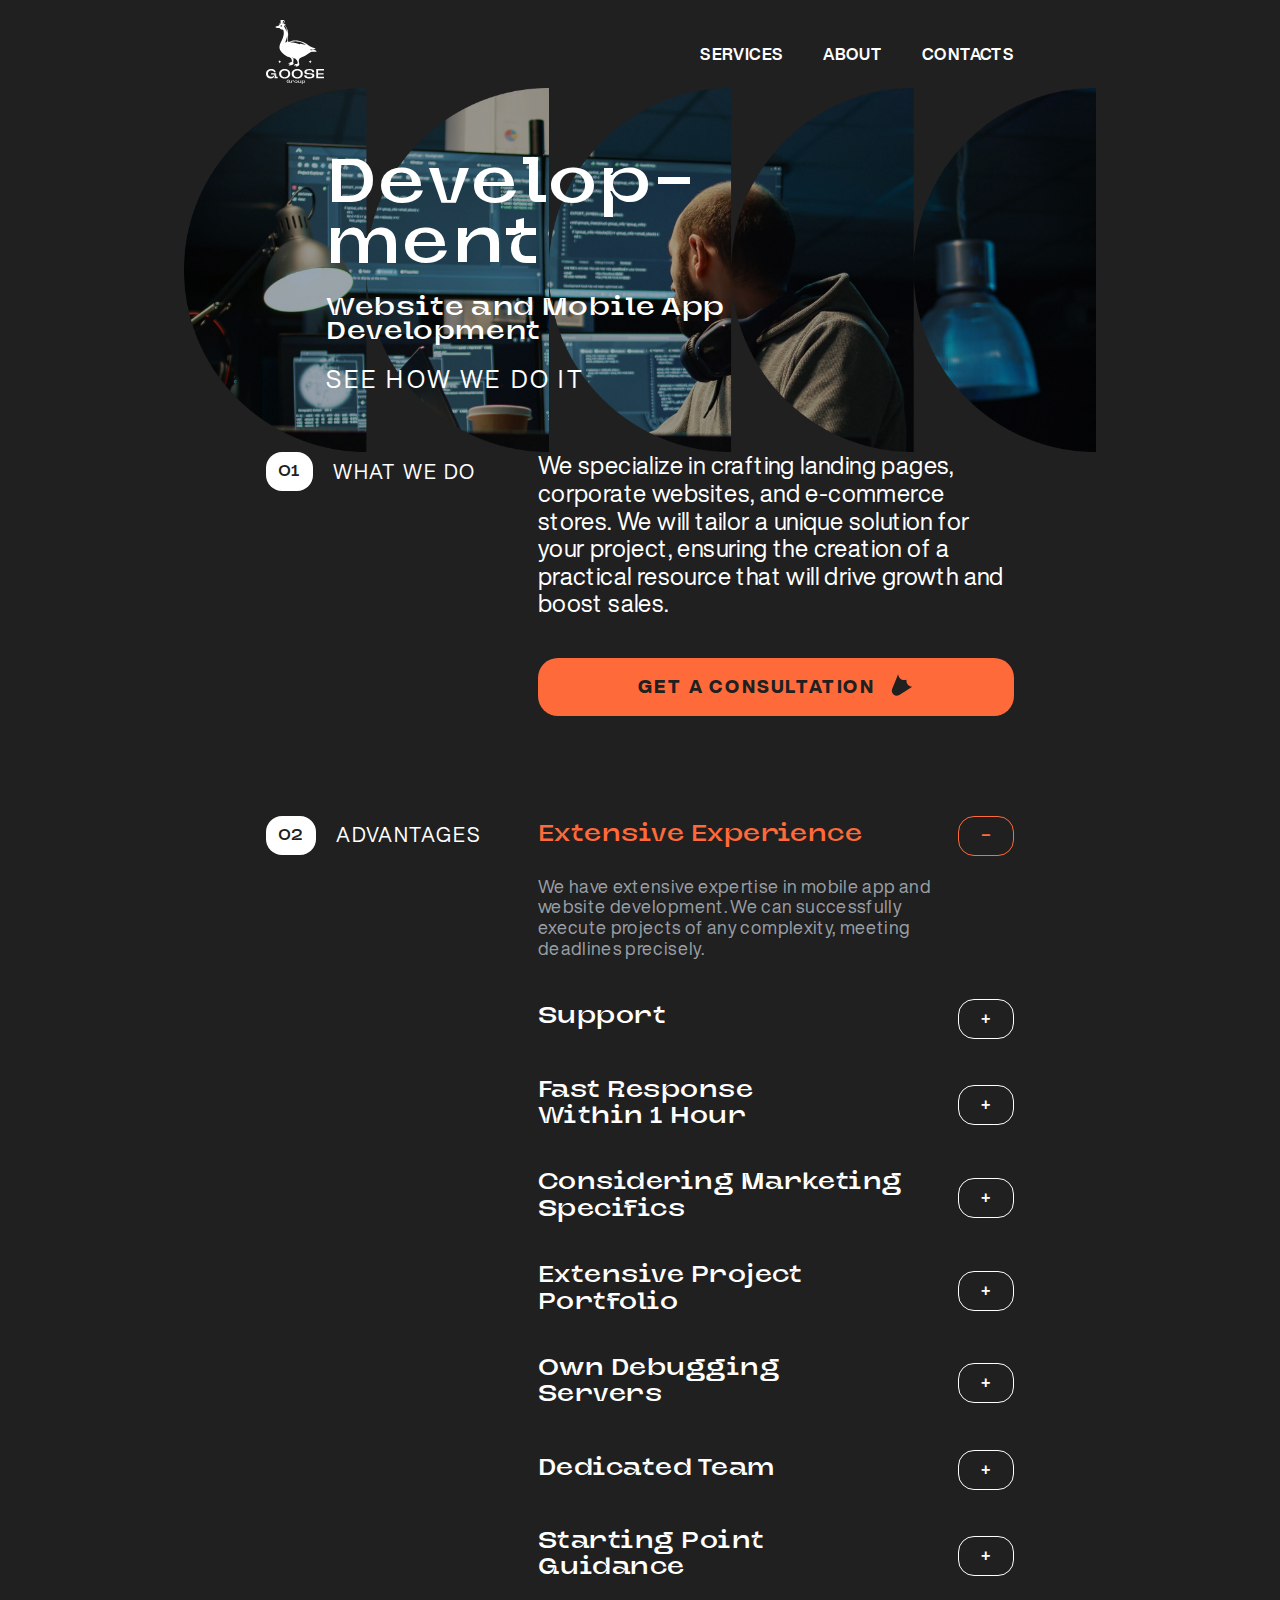
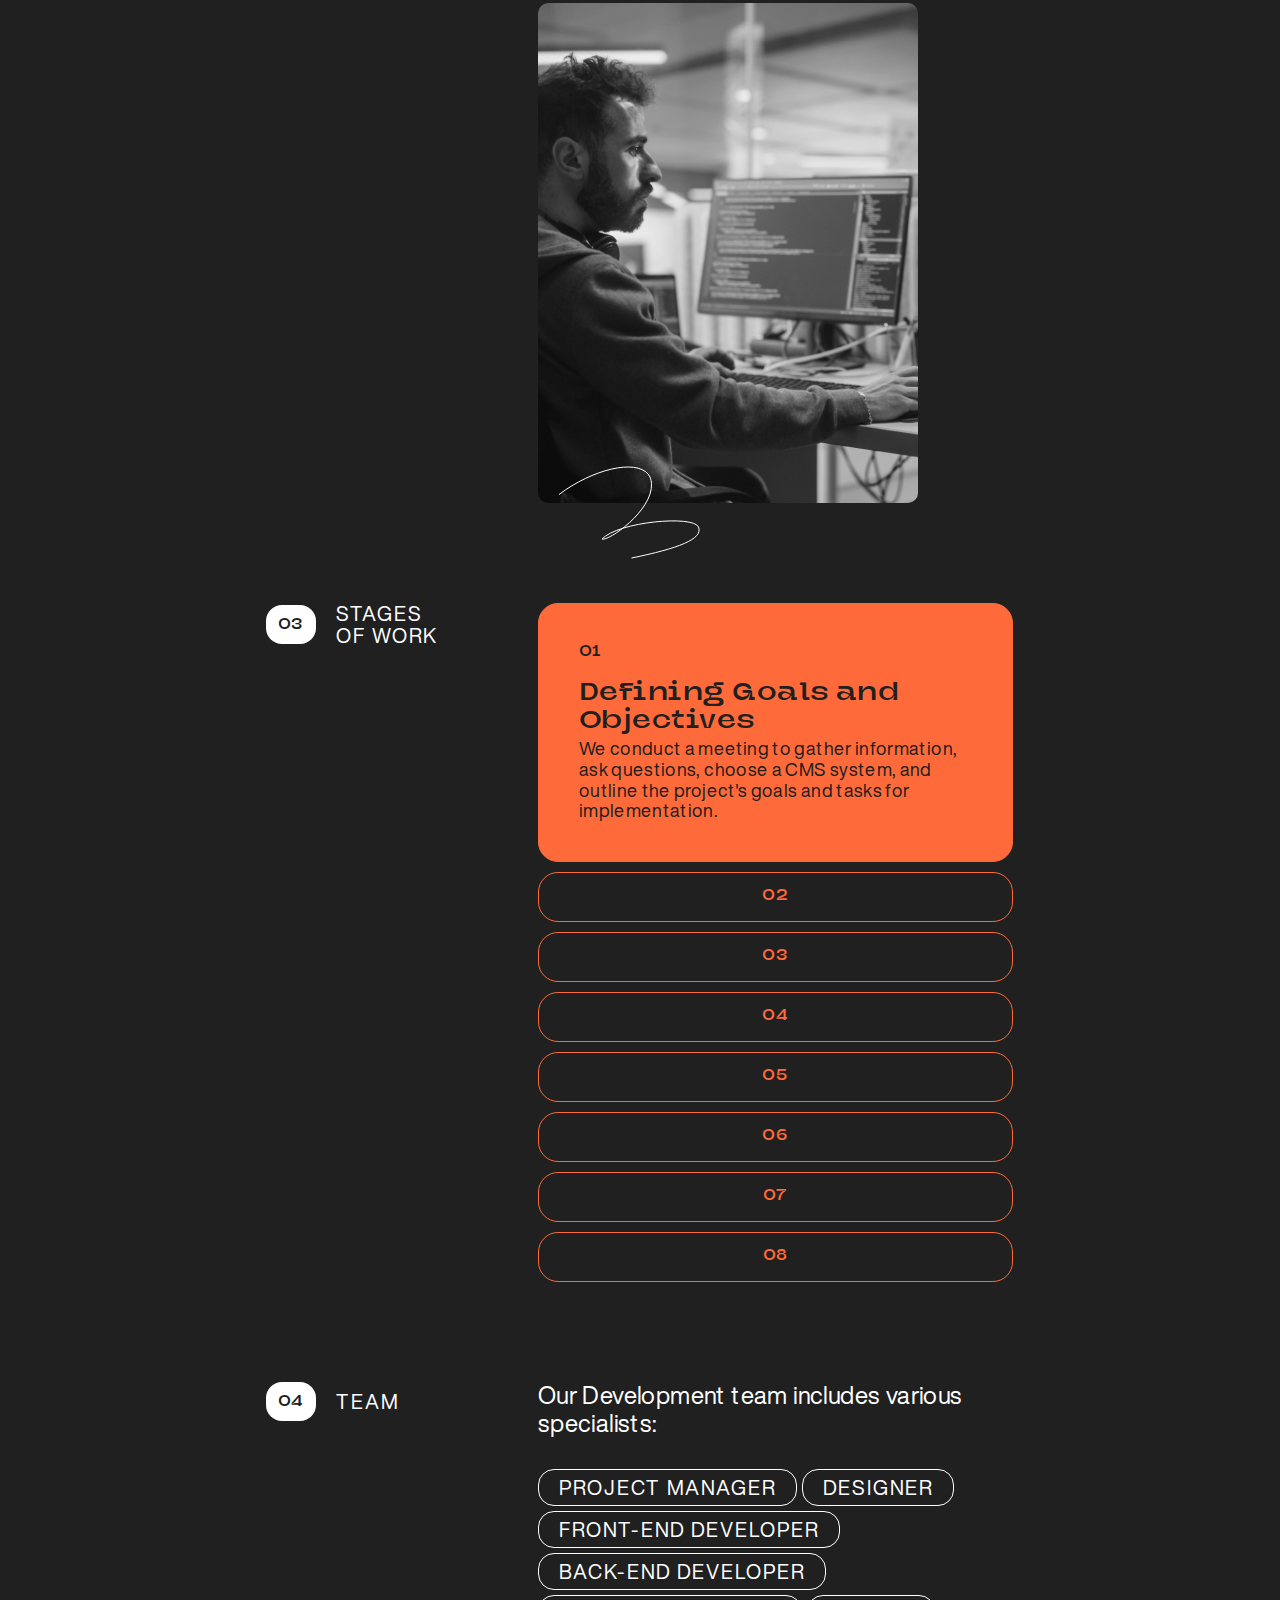
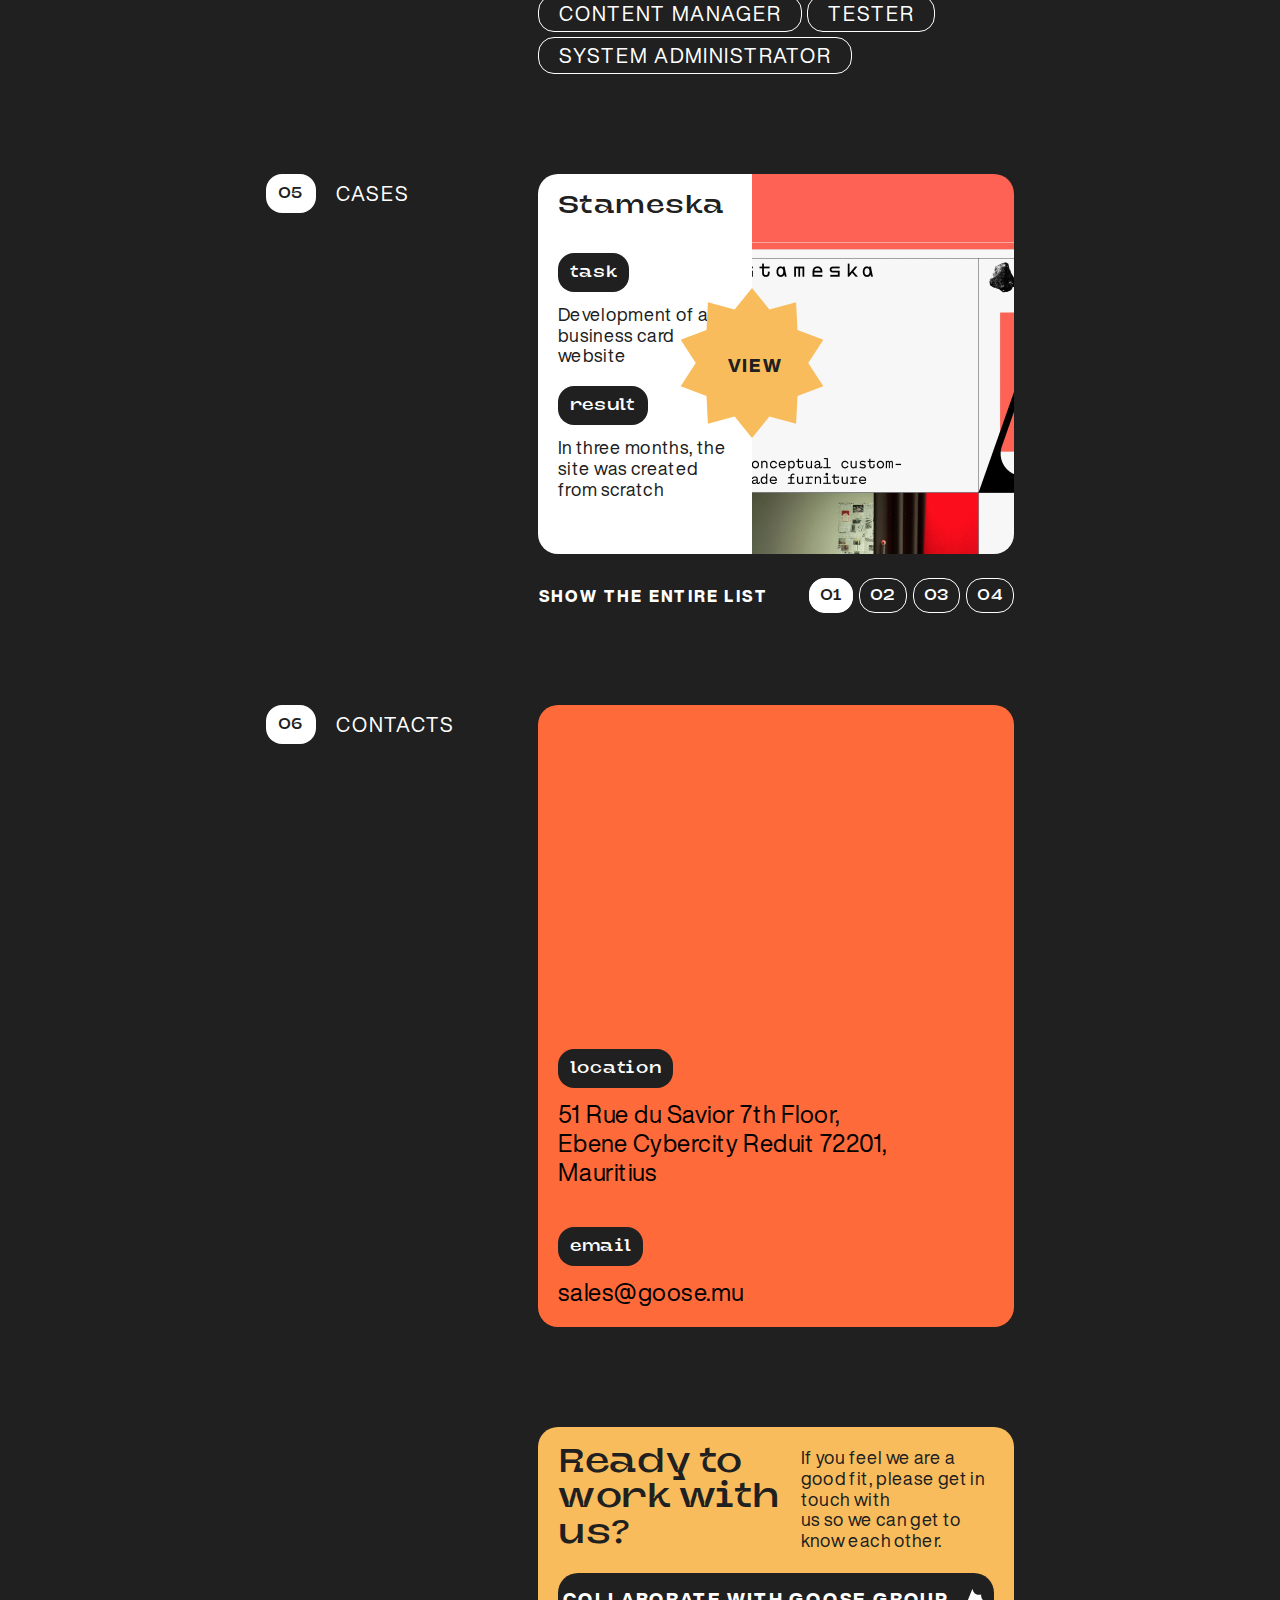
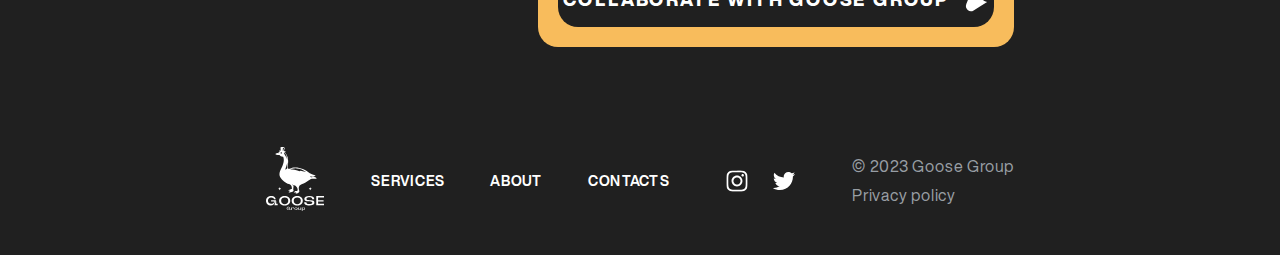
<file: development.html>
<!DOCTYPE html>
<html lang="en">
<head>
    <meta charset="UTF-8">
    <meta name="viewport" content="width=device-width, initial-scale=1.0">
    <link rel="icon" type="image/x-icon" href="./assets/img/favicon.png">
    <link rel="stylesheet" href="assets/css/main.css">
    <title>Development</title>
</head>
<body>

    <div class="wrapper">
        
        <header class="header">
            <div class="container">
                <div class="header_block">
                    <div class="header_block-L">
                        <a href="#" class="header_block-logo">
                            <picture>
                                <!-- <source media="(max-width: 640px)" type="image/webp" srcset="aaa.webp 1x, aaa2x.webp 2x">
                                <source media="(max-width: 640px)" srcset="aaa.jpg 1x, aaa2x.jpg 2x">
                                <source type="image/webp" srcset="aaa.webp 1x, aaa2x.webp 2x"> -->
                                <img src="./assets/img/mainLogo.svg" srcset="./assets/img/mainLogo.svg" width="58" height="64" alt="Logo" loading="lazy">
                            </picture>
                        </a>
                    </div>
                    <div class="header_block-R">
                        <nav class="header_block-R__nav">
                            <ul class="header_block-R__lists">
                                <li class="header_block-R__list">
                                    <a href="#" class="header__block-link">Services</a>
                                </li>
                                <li class="header_block-R__list">
                                    <a href="#" class="header__block-link">About</a>
                                </li>
                                <li class="header_block-R__list">
                                    <a href="#" class="header__block-link">Contacts</a>
                                </li>
                            </ul>
                            <a class="header_block-R_mail" href="mailto:sales@goose.mu">sales@goose.mu</a>
                            <ul class="header_block-R_social">
                                <li>
                                    <a href="#">
                                        <svg xmlns="http://www.w3.org/2000/svg" width="32" height="32" viewBox="0 0 32 32" fill="none">
                                        <g clip-path="url(#clip0_376_2771)">
                                          <path d="M9.39935 0.174146C7.7036 0.254152 6.54558 0.524771 5.53323 0.922571C4.4855 1.33089 3.59746 1.87882 2.71389 2.76558C1.83031 3.65235 1.28621 4.54102 0.880757 5.59035C0.488376 6.60493 0.222538 7.7639 0.147632 9.46061C0.0727259 11.1573 0.0561508 11.7027 0.0644383 16.0307C0.0727258 20.3587 0.0918509 20.9012 0.174088 22.6014C0.255051 24.2968 0.524713 25.4545 0.922513 26.4672C1.33147 27.5149 1.87876 28.4026 2.76584 29.2865C3.65293 30.1704 4.54096 30.7133 5.59284 31.1194C6.60646 31.5111 7.76576 31.7782 9.46215 31.8525C11.1585 31.9267 11.7046 31.944 16.0313 31.9357C20.358 31.9274 20.9027 31.9083 22.6026 31.8276C24.3025 31.747 25.4542 31.4754 26.4671 31.0795C27.5149 30.6696 28.4032 30.1233 29.2865 29.2359C30.1697 28.3485 30.7135 27.4591 31.1187 26.4092C31.5114 25.3956 31.7782 24.2363 31.8518 22.5412C31.9261 20.84 31.9436 20.2968 31.9353 15.9695C31.927 11.6421 31.9076 11.0996 31.8269 9.40005C31.7463 7.70047 31.4763 6.54628 31.0788 5.53297C30.6692 4.48524 30.1226 3.59816 29.2358 2.71363C28.349 1.8291 27.4591 1.28563 26.4094 0.881452C25.3952 0.489071 24.2365 0.22164 22.5401 0.148327C20.8438 0.0750149 20.2977 0.0562087 15.9694 0.0644962C11.6411 0.0727837 11.0992 0.0912712 9.39935 0.174146ZM9.5855 28.9853C8.0316 28.9177 7.18786 28.6596 6.62559 28.4434C5.88099 28.1566 5.35059 27.8098 4.79023 27.2548C4.22986 26.6999 3.88561 26.1676 3.59491 25.4246C3.37657 24.8623 3.1136 24.0195 3.04093 22.4656C2.96188 20.7861 2.9453 20.2819 2.93606 16.0269C2.92681 11.7719 2.94307 11.2682 3.0167 9.58811C3.083 8.03548 3.34278 7.19079 3.55858 6.62883C3.84545 5.88328 4.19098 5.35383 4.7472 4.79379C5.30341 4.23375 5.83413 3.88886 6.57778 3.59816C7.13941 3.37886 7.98219 3.11812 9.53546 3.04417C11.2162 2.96448 11.7199 2.94855 15.9742 2.9393C20.2286 2.93006 20.7335 2.946 22.4149 3.01995C23.9675 3.08752 24.8125 3.34475 25.3738 3.56182C26.1187 3.8487 26.6488 4.19327 27.2089 4.75044C27.7689 5.30762 28.1141 5.83642 28.4048 6.58166C28.6244 7.1417 28.8852 7.98416 28.9585 9.53838C29.0385 11.2192 29.0567 11.7231 29.0643 15.9771C29.072 20.2312 29.057 20.7364 28.9834 22.4159C28.9155 23.9698 28.6579 24.8138 28.4415 25.3768C28.1546 26.121 27.8088 26.6518 27.2522 27.2115C26.6957 27.7712 26.1656 28.1161 25.4216 28.4068C24.8606 28.6258 24.0169 28.8871 22.4649 28.9611C20.7841 29.0401 20.2805 29.0567 16.0246 29.066C11.7686 29.0752 11.2666 29.058 9.58582 28.9853M22.5781 7.48213C22.5787 7.86041 22.6915 8.23001 22.9022 8.54418C23.1129 8.85835 23.412 9.10298 23.7618 9.24713C24.1115 9.39128 24.4962 9.42848 24.867 9.35402C25.2379 9.27955 25.5784 9.09677 25.8454 8.8288C26.1124 8.56082 26.2939 8.21968 26.367 7.84853C26.4401 7.47738 26.4015 7.09288 26.2561 6.74367C26.1107 6.39446 25.8649 6.09622 25.55 5.88667C25.235 5.67713 24.865 5.56568 24.4867 5.56644C23.9796 5.56745 23.4937 5.76983 23.1357 6.12908C22.7778 6.48832 22.5772 6.97501 22.5781 7.48213ZM7.81676 16.016C7.82568 20.5359 11.4964 24.1916 16.0153 24.183C20.5342 24.1744 24.1925 20.504 24.1839 15.9841C24.1753 11.4643 20.5036 7.80757 15.9841 7.8165C11.4645 7.82542 7.80815 11.4968 7.81676 16.016ZM10.6874 16.0103C10.6853 14.9596 10.9949 13.9318 11.5769 13.057C12.1589 12.1822 12.9873 11.4996 13.9573 11.0956C14.9272 10.6916 15.9952 10.5843 17.0261 10.7872C18.0571 10.9902 19.0047 11.4943 19.7492 12.2358C20.4936 12.9773 21.0015 13.9229 21.2085 14.953C21.4155 15.9832 21.3124 17.0515 20.9122 18.0231C20.5121 18.9946 19.8328 19.8257 18.9603 20.4112C18.0878 20.9967 17.0613 21.3103 16.0105 21.3124C15.3129 21.3138 14.6217 21.1778 13.9766 20.9122C13.3315 20.6465 12.745 20.2563 12.2507 19.764C11.7564 19.2716 11.3639 18.6867 11.0957 18.0426C10.8274 17.3986 10.6887 16.708 10.6874 16.0103Z" fill="white"/>
                                        </g>
                                        <defs>
                                          <clipPath id="clip0_376_2771">
                                            <rect width="31.875" height="31.875" fill="white" transform="translate(0.0625 0.0625)"/>
                                          </clipPath>
                                        </defs>
                                      </svg></a>
                                </li>
                                <li>
                                    <a href="#">
                                        <svg xmlns="http://www.w3.org/2000/svg" width="34" height="34" viewBox="0 0 34 34" fill="none">
                                            <g clip-path="url(#clip0_376_2775)">
                                              <path d="M30.3298 10.099C30.3502 10.3943 30.3502 10.6896 30.3502 10.9876C30.3502 20.0688 23.4369 30.5422 10.7956 30.5422V30.5368C7.06134 30.5422 3.40464 29.4726 0.260986 27.4557C0.80398 27.521 1.3497 27.5537 1.89677 27.5551C4.99143 27.5578 7.99763 26.5194 10.4323 24.6074C7.49138 24.5516 4.9125 22.6341 4.01159 19.8348C5.04178 20.0334 6.10327 19.9926 7.11441 19.7164C3.90816 19.0686 1.60146 16.2515 1.60146 12.98C1.60146 12.95 1.60146 12.9214 1.60146 12.8929C2.5568 13.425 3.62646 13.7203 4.72061 13.7529C1.7008 11.7348 0.769958 7.71742 2.59355 4.57649C6.08286 8.87009 11.2311 11.4803 16.7577 11.7565C16.2038 9.36953 16.9604 6.86822 18.7459 5.19025C21.514 2.58823 25.8674 2.7216 28.4695 5.48828C30.0086 5.1848 31.4838 4.62004 32.8338 3.81983C32.3208 5.41071 31.247 6.76207 29.8126 7.62079C31.1749 7.46021 32.5058 7.09549 33.7592 6.53889C32.8365 7.92155 31.6743 9.12593 30.3298 10.099Z" fill="white"/>
                                            </g>
                                            <defs>
                                              <clipPath id="clip0_376_2775">
                                                <rect width="33.75" height="33.75" fill="white" transform="translate(0.125 0.125)"/>
                                              </clipPath>
                                            </defs>
                                          </svg>
                                    </a>
                                </li>
                            </ul>
                        </nav>
                        <a href="#" class="header_block-menu">
                            <span class="menuText">Menu</span>
                            <picture class="menuLines">
                                <img src="./assets/img/menuLines.svg" srcset="./assets/img/menuLines.svg" width="24" height="24" alt="menu lines" loading="lazy">
                            </picture>
                            <picture class="menuX">
                                <img src="./assets/img/menuX.svg" srcset="./assets/img/menuX.svg" width="24" height="24" alt="menu lines" loading="lazy">
                            </picture>
                        </a>
                    </div>
                </div>
            </div>
        </header>
    
        <main>
            <section class="devHero">
                <div class="container">
                    <div class="devHero_block">
                        <h1 class="section_maintitle">Develop-<br>ment</h1>
                        <span class="section_subtitle">Website and Mobile App Development</span>
                        <a href="#" class="section_link">see how we do it</a>
                    </div>
                </div>
            </section>

            <section class="whatWeDo">
                <div class="container">
                    <div class="whatWeDo_block">
                        <div class="devBlock_sides">
                            <div class="devBlock_L">
                                <span class="section_title">
                                    <span class="section_title-numb">01</span>
                                    <span class="section_title-name">what we do</span>
                                </span>
                            </div>
                            <div class="devBlock_R">
                                <p class="whatWeDo_text">We specialize in crafting landing pages, corporate websites, and e-commerce stores. We will tailor a unique solution for your project, ensuring the creation of a practical resource that will drive growth and boost sales.</p>
                                <a href="#" class="whatWeDo_btn orange modalOpenBtn">
                                    get a consultation
                                    <picture>
                                        <img src="./assets/img/gooseFootBlack.svg" srcset="./assets/img/gooseFootBlack.svg" width="24" height="24" alt="FOOT" loading="lazy">
                                    </picture>
                                </a>
                            </div>
                        </div>
                    </div>
                </div>
            </section>

            <section class="advantages">
                <div class="container">
                    <div class="advantages_block">
                        <div class="devBlock_sides">
                            <div class="devBlock_L">
                                <span class="section_title">
                                    <span class="section_title-numb">02</span>
                                    <span class="section_title-name">advantages</span>
                                </span>
                            </div>
                            <div class="devBlock_R devblock_R-sides">
                                <div class="devblock_R-L">
                                    <div class="devblock_R-L-item active">
                                        <a href="#" class="devblock_R-L-item__link">Extensive Experience
                                        </a>
                                        <p class="devblock_R-L-item__text">We have extensive expertise in mobile app and website development. We can successfully execute projects of any complexity, meeting deadlines precisely.</p>
                                    </div>
                                    <div class="devblock_R-L-item">
                                        <a href="#" class="devblock_R-L-item__link">Support
                                        </a>
                                        <p class="devblock_R-L-item__text">We create applications and websites with easily maintainable code. Even after launch, you can rely on qualified and timely technical support, as well as consultations on promoting the product we have developed.</p>
                                    </div>
                                    <div class="devblock_R-L-item">
                                        <a href="#" class="devblock_R-L-item__link">Fast Response <br> Within 1 Hour
                                        </a>
                                        <p class="devblock_R-L-item__text">Well-established workflows and clear assignment of responsibilities enable us to guarantee a high response speed to inquiries in the support department.</p>
                                    </div>
                                    <div class="devblock_R-L-item">
                                        <a href="#" class="devblock_R-L-item__link">Considering Marketing <br> Specifics
                                        </a>
                                        <p class="devblock_R-L-item__text">We make it easier for SEO specialists to optimize the website for improved search engine rankings.</p>
                                    </div>
                                    <div class="devblock_R-L-item">
                                        <a href="#" class="devblock_R-L-item__link">Extensive Project <br> Portfolio
                                        </a>
                                        <p class="devblock_R-L-item__text">We have developed over 300 websites and 80 mobile applications for clients from Russia, the United States, and Europe.</p>
                                    </div>
                                    <div class="devblock_R-L-item">
                                        <a href="#" class="devblock_R-L-item__link">Own Debugging <br> Servers
                                        </a>
                                        <p class="devblock_R-L-item__text">No one understands your own challenges better than you. This is the starting point of our approach. We help you develop the ideal solution to optimize your business and customer needs.</p>
                                    </div>
                                    <div class="devblock_R-L-item">
                                        <a href="#" class="devblock_R-L-item__link">Dedicated Team
                                        </a>
                                        <p class="devblock_R-L-item__text">You receive a dedicated team that works on your project all day and thinks about it throughout the night.</p>
                                    </div>
                                    <div class="devblock_R-L-item">
                                        <a href="#" class="devblock_R-L-item__link">Starting Point <br> Guidance
                                        </a>
                                        <p class="devblock_R-L-item__text">We will analyze the current state of your website or application and provide development recommendations. This may include suggesting a more efficient hosting solution.</p>
                                    </div>
                                </div>
                                <div class="devblock_R-R">
                                    <picture>
                                        <img src="./assets/img/advantagesImg.png" srcset="./assets/img/advantagesImg.png" width="380" height="500" alt="advantages img" loading="lazy">
                                    </picture>
                                </div>
                            </div>
                        </div>
                    </div>
                </div>
            </section>

            <section class="stages">
                <div class="container">
                    <div class="stages_block">
                        <div class="devBlock_sides">
                            <div class="devBlock_L">
                                <span class="section_title">
                                    <span class="section_title-numb">03</span>
                                    <span class="section_title-name">Stages <br> of work</span>
                                </span>
                            </div>
                            <div class="devBlock_R">
                                <div class="stages_items">
                                    <a class="stages_item active">
                                        <div class="stages_item-T">
                                            <span class="stages_item-T-numb">01</span>
                                            <span class="stages_item-T-name">Defining Goals and Objectives</span>
                                        </div>
                                        <div class="stages_item-B">
                                            <p class="stages_item-B-text">
                                                We conduct a meeting to gather information, ask questions, choose a CMS system, and outline the project's goals and tasks for implementation.
                                            </p>
                                        </div>
                                    </a>
                                    <a class="stages_item">
                                        <div class="stages_item-T">
                                            <span class="stages_item-T-numb">02</span>
                                            <span class="stages_item-T-name">Wireframing</span>
                                        </div>
                                        <div class="stages_item-B">
                                            <p class="stages_item-B-text">
                                                We develop an interactive prototype with which the entire project team can interact.
                                            </p>
                                        </div>
                                    </a>
                                    <a class="stages_item">
                                        <div class="stages_item-T">
                                            <span class="stages_item-T-numb">03</span>
                                            <span class="stages_item-T-name">Design Layout</span>
                                        </div>
                                        <div class="stages_item-B">
                                            <p class="stages_item-B-text">
                                                Our designers create visual templates for future website pages, refine the appearance and layout of website elements.
                                            </p>
                                        </div>
                                    </a>
                                    <a class="stages_item">
                                        <div class="stages_item-T">
                                            <span class="stages_item-T-numb">04</span>
                                            <span class="stages_item-T-name">Front-End Development</span>
                                        </div>
                                        <div class="stages_item-B">
                                            <p class="stages_item-B-text">
                                                We construct the hypertext document structure using HTML code to ensure the design elements match the layout and current design standards.
                                            </p>
                                        </div>
                                    </a>
                                    <a class="stages_item">
                                        <div class="stages_item-T">
                                            <span class="stages_item-T-numb">05</span>
                                            <span class="stages_item-T-name">Programming</span>
                                        </div>
                                        <div class="stages_item-B">
                                            <p class="stages_item-B-text">
                                                Our developers implement the planned functionality.
                                            </p>
                                        </div>
                                    </a>
                                    <a class="stages_item">
                                        <div class="stages_item-T">
                                            <span class="stages_item-T-numb">06</span>
                                            <span class="stages_item-T-name">Content Population</span>
                                        </div>
                                        <div class="stages_item-B">
                                            <p class="stages_item-B-text">
                                                We add unique content to the pages, laying the foundation for future SEO optimization.
                                            </p>
                                        </div>
                                    </a>
                                    <a class="stages_item">
                                        <div class="stages_item-T">
                                            <span class="stages_item-T-numb">07</span>
                                            <span class="stages_item-T-name">QA Engineering</span>
                                        </div>
                                        <div class="stages_item-B">
                                            <p class="stages_item-B-text">
                                                We verify the functionality of elements, fix errors, and fine-tune the functionality to perfection.
                                            </p>
                                        </div>
                                    </a>
                                    <a class="stages_item">
                                        <div class="stages_item-T">
                                            <span class="stages_item-T-numb">08</span>
                                            <span class="stages_item-T-name">Presentation of Completed Project</span>
                                        </div>
                                        <div class="stages_item-B">
                                            <p class="stages_item-B-text">
                                                We showcase the finished product to the client, handing over all necessary rights and access.
                                            </p>
                                        </div>
                                    </a>
                                </div>
                            </div>
                        </div>
                    </div>
                </div>
            </section>

            <section class="devTeam">
                <div class="container">
                    <div class="devTeam_block">
                        <div class="devBlock_sides">
                            <div class="devBlock_L">
                                <span class="section_title">
                                    <span class="section_title-numb">04</span>
                                    <span class="section_title-name">team</span>
                                </span>
                            </div>
                            <div class="devBlock_R devTeam__R">
                                <p class="whatWeDo_text">Our Development team includes various specialists:</p>

                                <div class="devTeam__items">
                                    <a href="#" class="devTeam__item">Project Manager</a>
                                    <a href="#" class="devTeam__item">Designer</a>
                                    <a href="#" class="devTeam__item">Front-End Developer</a>
                                    <a href="#" class="devTeam__item">Back-End Developer</a>
                                    <a href="#" class="devTeam__item">Content Manager</a>
                                    <a href="#" class="devTeam__item">Tester</a>
                                    <a href="#" class="devTeam__item">System Administrator</a>
                                </div>
                            </div>
                        </div>
                    </div>
                </div>
            </section>

            <section class="cases">
                <div class="container">
                    <div class="cases_block">
                        <div class="devBlock_sides">
                            <div class="devBlock_L">
                                <span class="section_title">
                                    <span class="section_title-numb">05</span>
                                    <span class="section_title-name">cases</span>
                                </span>
                            </div>
                            <div class="devBlock_R">
                                <div class="cases_items">
                                    <div class="cases_item active actived" data-numb="01">
                                        <div class="cases_L">
                                            <span class="cases_L-title">Stameska</span>
                                            <div class="cases_L-items">
                                                <div class="cases_L-item">
                                                    <span class="cases_L-item__span">task</span>
                                                    <span class="cases_L-item__text">Development of a business card website</span>
                                                </div>
                                                <div class="cases_L-item">
                                                    <span class="cases_L-item__span">result</span>
                                                    <span class="cases_L-item__text">In three months, the site was created from scratch</span>
                                                </div>
                                            </div>
                                        </div>
                                        <div class="cases_R">
                                            <picture class="cases_R-img">
                                                <img src="./assets/img/casesitemImg01.png" srcset="./assets/img/casesitemImg01.png" width="570" height="380" alt="casesimg01" loading="lazy">
                                            </picture>
                                        </div>
                                        <a href="#" class="casesView_link">
                                            <svg xmlns="http://www.w3.org/2000/svg" width="144" height="150" viewBox="0 0 144 150" fill="none">
                                                <path d="M72 0L89.3822 21.5031L116.084 14.3237L117.507 41.9371L143.329 51.8237L128.25 75L143.329 98.1763L117.507 108.063L116.084 135.676L89.3822 128.497L72 150L54.6178 128.497L27.9161 135.676L26.4928 108.063L0.670761 98.1763L15.75 75L0.670761 51.8237L26.4928 41.9371L27.9161 14.3237L54.6178 21.5031L72 0Z" fill="#F8BC5C"/>
                                            </svg>
                                        </a>
                                    </div>
                                    <div class="cases_item" data-numb="02">
                                        <div class="cases_L">
                                            <span class="cases_L-title">SUPER FLY</span>
                                            <div class="cases_L-items">
                                                <div class="cases_L-item">
                                                    <span class="cases_L-item__span">task</span>
                                                    <span class="cases_L-item__text">Development of a business card website</span>
                                                </div>
                                                <div class="cases_L-item">
                                                    <span class="cases_L-item__span">result</span>
                                                    <span class="cases_L-item__text">In three months, the site was created from scratch</span>
                                                </div>
                                            </div>
                                        </div>
                                        <div class="cases_R">
                                            <picture class="cases_R-img">
                                                <img src="./assets/img/casesitemImg02.png" srcset="./assets/img/casesitemImg02.png" width="570" height="380" alt="casesimg02" loading="lazy">
                                            </picture>
                                        </div>
                                        <a href="#" class="casesView_link">
                                            <svg xmlns="http://www.w3.org/2000/svg" width="144" height="150" viewBox="0 0 144 150" fill="none">
                                                <path d="M72 0L89.3822 21.5031L116.084 14.3237L117.507 41.9371L143.329 51.8237L128.25 75L143.329 98.1763L117.507 108.063L116.084 135.676L89.3822 128.497L72 150L54.6178 128.497L27.9161 135.676L26.4928 108.063L0.670761 98.1763L15.75 75L0.670761 51.8237L26.4928 41.9371L27.9161 14.3237L54.6178 21.5031L72 0Z" fill="#F8BC5C"/>
                                            </svg>
                                        </a>
                                    </div>
                                    <div class="cases_item" data-numb="03">
                                        <div class="cases_L">
                                            <span class="cases_L-title">New Firm</span>
                                            <div class="cases_L-items">
                                                <div class="cases_L-item">
                                                    <span class="cases_L-item__span">task</span>
                                                    <span class="cases_L-item__text">Development of a business card website</span>
                                                </div>
                                                <div class="cases_L-item">
                                                    <span class="cases_L-item__span">result</span>
                                                    <span class="cases_L-item__text">In three months, the site was created from scratch</span>
                                                </div>
                                            </div>
                                        </div>
                                        <div class="cases_R">
                                            <picture class="cases_R-img">
                                                <img src="./assets/img/casesitemImg03.png" srcset="./assets/img/casesitemImg03.png" width="570" height="380" alt="casesimg03" loading="lazy">
                                            </picture>
                                        </div>
                                        <a href="#" class="casesView_link">
                                            <svg xmlns="http://www.w3.org/2000/svg" width="144" height="150" viewBox="0 0 144 150" fill="none">
                                                <path d="M72 0L89.3822 21.5031L116.084 14.3237L117.507 41.9371L143.329 51.8237L128.25 75L143.329 98.1763L117.507 108.063L116.084 135.676L89.3822 128.497L72 150L54.6178 128.497L27.9161 135.676L26.4928 108.063L0.670761 98.1763L15.75 75L0.670761 51.8237L26.4928 41.9371L27.9161 14.3237L54.6178 21.5031L72 0Z" fill="#F8BC5C"/>
                                            </svg>
                                        </a>
                                    </div>
                                    <div class="cases_item" data-numb="04">
                                        <div class="cases_L">
                                            <span class="cases_L-title">Bureau</span>
                                            <div class="cases_L-items">
                                                <div class="cases_L-item">
                                                    <span class="cases_L-item__span">task</span>
                                                    <span class="cases_L-item__text">Development of a business card website</span>
                                                </div>
                                                <div class="cases_L-item">
                                                    <span class="cases_L-item__span">result</span>
                                                    <span class="cases_L-item__text">In three months, the site was created from scratch</span>
                                                </div>
                                            </div>
                                        </div>
                                        <div class="cases_R">
                                            <picture class="cases_R-img">
                                                <img src="./assets/img/casesitemImg04.png" srcset="./assets/img/casesitemImg04.png" width="570" height="380" alt="casesimg04" loading="lazy">
                                            </picture>
                                        </div>
                                        <a href="#" class="casesView_link">
                                            <svg xmlns="http://www.w3.org/2000/svg" width="144" height="150" viewBox="0 0 144 150" fill="none">
                                                <path d="M72 0L89.3822 21.5031L116.084 14.3237L117.507 41.9371L143.329 51.8237L128.25 75L143.329 98.1763L117.507 108.063L116.084 135.676L89.3822 128.497L72 150L54.6178 128.497L27.9161 135.676L26.4928 108.063L0.670761 98.1763L15.75 75L0.670761 51.8237L26.4928 41.9371L27.9161 14.3237L54.6178 21.5031L72 0Z" fill="#F8BC5C"/>
                                            </svg>
                                        </a>
                                    </div>
                                </div>
                                <div class="cases_shows">
                                    <a href="#" class="cases_shows-showAll showAllT">
                                        show the entire list
                                    </a>
                                    <a href="#" class="cases_shows-showAll closeAllT">
                                        show one by one
                                    </a>
                                    <nav class="cases_shows-nav">
                                        <ul class="cases_shows-numbs">
                                            <li class="cases_shows-numb"><a href="#" data-numb="01" class="cases_shows-numb__link actived">01</a></li>
                                            <li class="cases_shows-numb"><a href="#" data-numb="02" class="cases_shows-numb__link">02</a></li>
                                            <li class="cases_shows-numb"><a href="#" data-numb="03" class="cases_shows-numb__link">03</a></li>
                                            <li class="cases_shows-numb"><a href="#" data-numb="04" class="cases_shows-numb__link">04</a></li>
                                        </ul>
                                    </nav>
                                </div>
                            </div>
                        </div>
                    </div>
                </div>
            </section>

            <section class="devContacts">
                <div class="container">
                    <div class="devContacts_block">
                        <div class="devBlock_sides">
                            <div class="devBlock_L">
                                <span class="section_title">
                                    <span class="section_title-numb">06</span>
                                    <span class="section_title-name">Contacts</span>
                                </span>
                            </div>
                            <div class="devBlock_R">
                                <div class="devContacts__contacts-item">
                                    <div class="devContacts__contacts-L">
                                        <iframe class="map" src="https://www.google.com/maps/embed?pb=!1m14!1m12!1m3!1d3147.795011853631!2d57.490481237593634!3d-20.243059832401208!2m3!1f0!2f0!3f0!3m2!1i1024!2i768!4f13.1!5e0!3m2!1sru!2s!4v1697648365977!5m2!1sru!2s" width="413" height="300" style="border:0;" allowfullscreen="" loading="lazy" referrerpolicy="no-referrer-when-downgrade"></iframe>
                                    </div>
                                    <div class="devContacts__contacts-R">
                                        <div class="devContacts__contacts-R__items">
                                            <div class="devContacts__contacts-R__item">
                                                <span class="devContacts__contacts-R__item-span">location</span>
                                                <span class="devContacts__contacts-R__item-info">51 Rue du Savior 7th Floor, <br> Ebene Cybercity Reduit 72201, <br> Mauritius</span>
                                            </div>
                                            <div class="devContacts__contacts-R__item">
                                                <span class="devContacts__contacts-R__item-span">email</span>
                                                <a href="mailto:sales@goose.mu" class="devContacts__contacts-R__item-info">sales@goose.mu</a>
                                            </div>
                                        </div>
                                    </div>
                                </div>
                                <div class="devContacts_Ready">
                                    <div class="devContacts_Ready-T">
                                        <span class="devContacts_Ready-title">Ready to work with us?</span>
                                        <p class="devContacts_Ready-text">If you feel we are a good fit, please get in touch with <br> us so we can get to know each other.</p>
                                    </div>
                                    <a href="#" class="devContacts_Ready-btn black modalOpenBtn">
                                        <span>collaborate with goose group</span>
                                        <svg xmlns="http://www.w3.org/2000/svg" width="25" height="24" viewBox="0 0 25 24" fill="none">
                                            <path d="M8.43775 0.685791C9.60617 6.20002 13.4494 7.65784 17.1349 6.46478C16.8967 10.6519 18.9245 13.0577 23.1282 13.9108C18.4964 16.8624 14.1125 19.7584 9.62548 22.4714C7.40131 23.8148 5.47326 23.4978 3.70938 21.9092C1.91008 20.2912 1.40473 18.3202 2.31243 16.0322C4.31129 11.0115 6.3198 5.9941 8.43775 0.685791Z" fill="white"/>
                                          </svg>
                                    </a>
                                </div>
                            </div>
                        </div>
                    </div>
                </div>
            </section>
        </main>
        
        <footer class="footer">
            <div class="container">
                <div class="footer_block">
                    <a href="#" class="footer_logo">
                        <picture>
                            <!-- <source media="(max-width: 640px)" type="image/webp" srcset="aaa.webp 1x, aaa2x.webp 2x">
                            <source media="(max-width: 640px)" srcset="aaa.jpg 1x, aaa2x.jpg 2x">
                            <source type="image/webp" srcset="aaa.webp 1x, aaa2x.webp 2x"> -->
                            <img src="./assets/img/mainLogo.svg" srcset="./assets/img/mainLogo.svg" width="58" height="64" alt="Logo" loading="lazy">
                        </picture>
                    </a>
                    <nav class="footer_nav">
                        <ul class="footer_lists">
                            <li class="footer_list">
                                <a href="#" class="footer_link">Services</a>
                            </li>
                            <li class="footer_list">
                                <a href="#" class="footer_link">About</a>
                            </li>
                            <li class="footer_list">
                                <a href="#" class="footer_link">Contacts</a>
                            </li>
                        </ul>
                    </nav>
                    <nav class="footer_socMed">
                        <ul class="footer_socMed-lists">
                            <li class="footer_socMed-list">
                                <a href="#" class="footer_socMed-link">
                                    <svg xmlns="http://www.w3.org/2000/svg" width="22" height="22" viewBox="0 0 22 22" fill="none">
                                        <g clip-path="url(#clip0_323_775)">
                                          <path d="M6.59957 0.449309C5.46907 0.502646 4.69706 0.683059 4.02216 0.948259C3.32367 1.22047 2.73164 1.58576 2.14259 2.17693C1.55354 2.76811 1.1908 3.36056 0.920505 4.06011C0.658917 4.7365 0.481692 5.50915 0.431755 6.64028C0.381817 7.77142 0.370767 8.13501 0.376292 11.0203C0.381817 13.9057 0.394567 14.2673 0.449392 15.4008C0.503367 16.5311 0.683142 17.3029 0.948342 17.978C1.22098 18.6765 1.58584 19.2683 2.17723 19.8576C2.76862 20.4468 3.36064 20.8087 4.06189 21.0794C4.73764 21.3406 5.51051 21.5187 6.64143 21.5682C7.77236 21.6177 8.13637 21.6292 11.0208 21.6237C13.9053 21.6181 14.2685 21.6054 15.4017 21.5516C16.535 21.4979 17.3028 21.3168 17.9781 21.0529C18.6766 20.7796 19.2688 20.4154 19.8577 19.8238C20.4465 19.2322 20.809 18.6393 21.0791 17.9393C21.3409 17.2636 21.5188 16.4907 21.5679 15.3606C21.6174 14.2265 21.6291 13.8644 21.6235 10.9795C21.618 8.09464 21.605 7.73296 21.5513 6.59991C21.4975 5.46686 21.3175 4.6974 21.0525 4.02186C20.7795 3.32337 20.415 2.73198 19.8239 2.1423C19.2327 1.55261 18.6394 1.1903 17.9396 0.920846C17.2635 0.659259 16.491 0.480971 15.3601 0.432096C14.2292 0.383221 13.8652 0.370684 10.9796 0.376209C8.09408 0.381734 7.73283 0.394059 6.59957 0.449309ZM6.72367 19.6568C5.68773 19.6117 5.12524 19.4396 4.75039 19.2955C4.25399 19.1043 3.90039 18.8731 3.52682 18.5031C3.15324 18.1331 2.92374 17.7783 2.72994 17.2829C2.58438 16.9081 2.40907 16.3462 2.36062 15.3103C2.30792 14.1906 2.29687 13.8544 2.2907 11.0178C2.28454 8.18112 2.29538 7.84537 2.34447 6.72528C2.38867 5.6902 2.56185 5.12707 2.70572 4.75243C2.89697 4.2554 3.12732 3.90243 3.49813 3.52907C3.86894 3.15571 4.22275 2.92578 4.71852 2.73198C5.09294 2.58578 5.65479 2.41196 6.69031 2.36266C7.81082 2.30953 8.14657 2.29891 10.9828 2.29275C13.819 2.28658 14.1556 2.29721 15.2766 2.34651C16.3117 2.39156 16.875 2.56305 17.2492 2.70776C17.7458 2.89901 18.0992 3.12872 18.4726 3.50017C18.8459 3.87162 19.0761 4.22416 19.2699 4.72098C19.4163 5.09435 19.5901 5.65598 19.639 6.69213C19.6923 7.81265 19.7044 8.14861 19.7095 10.9846C19.7146 13.8207 19.7047 14.1575 19.6556 15.2771C19.6103 16.3131 19.4386 16.8758 19.2943 17.251C19.1031 17.7472 18.8725 18.101 18.5015 18.4742C18.1305 18.8473 17.7771 19.0773 17.2811 19.2711C16.9071 19.4171 16.3446 19.5913 15.3099 19.6406C14.1894 19.6933 13.8537 19.7044 11.0164 19.7105C8.17908 19.7167 7.84439 19.7052 6.72388 19.6568M15.3854 5.3213C15.3858 5.57349 15.461 5.81989 15.6015 6.02933C15.7419 6.23878 15.9414 6.40187 16.1745 6.49797C16.4077 6.59407 16.6641 6.61887 16.9114 6.56922C17.1586 6.51958 17.3856 6.39773 17.5636 6.21908C17.7416 6.04042 17.8626 5.813 17.9113 5.56556C17.9601 5.31813 17.9343 5.0618 17.8374 4.82899C17.7404 4.59618 17.5766 4.39736 17.3667 4.25766C17.1567 4.11796 16.91 4.04367 16.6578 4.04417C16.3198 4.04485 15.9958 4.17977 15.7572 4.41926C15.5185 4.65876 15.3848 4.98322 15.3854 5.3213ZM5.54451 11.0106C5.55046 14.0238 7.99761 16.461 11.0102 16.4552C14.0228 16.4495 16.4617 14.0026 16.456 10.9893C16.4502 7.97606 14.0024 5.53826 10.9894 5.54421C7.97636 5.55016 5.53877 7.99773 5.54451 11.0106ZM7.45828 11.0067C7.45689 10.3062 7.66326 9.62108 8.05128 9.03788C8.43929 8.45467 8.99154 7.99962 9.63817 7.73028C10.2848 7.46093 10.9968 7.38939 11.6841 7.52468C12.3714 7.65998 13.0031 7.99605 13.4994 8.49039C13.9957 8.98473 14.3343 9.61514 14.4723 10.3019C14.6103 10.9886 14.5416 11.7009 14.2748 12.3486C14.008 12.9963 13.5552 13.5503 12.9735 13.9407C12.3919 14.331 11.7075 14.5401 11.007 14.5415C10.5419 14.5424 10.0811 14.4518 9.65107 14.2747C9.22098 14.0975 8.83001 13.8374 8.50046 13.5092C8.17092 13.181 7.90927 12.791 7.73045 12.3616C7.55163 11.9323 7.45914 11.4719 7.45828 11.0067Z" fill="white"/>
                                        </g>
                                        <defs>
                                          <clipPath id="clip0_323_775">
                                            <rect width="21.25" height="21.25" fill="white" transform="translate(0.375 0.375)"/>
                                          </clipPath>
                                        </defs>
                                    </svg>
                                </a>
                            </li>
                            <li class="footer_socMed-list">
                                <a href="#" class="footer_socMed-link">
                                    <svg xmlns="http://www.w3.org/2000/svg" width="24" height="24" viewBox="0 0 24 24" fill="none">
                                        <g clip-path="url(#clip0_323_779)">
                                          <path d="M20.8867 7.39931C20.9003 7.59619 20.9003 7.79306 20.9003 7.99175C20.9003 14.0459 16.2914 21.0281 7.8639 21.0281V21.0245C5.37439 21.0281 2.93659 20.315 0.84082 18.9705C1.20282 19.014 1.56663 19.0358 1.93134 19.0367C3.99445 19.0385 5.99858 18.3463 7.62167 17.0716C5.66108 17.0344 3.94183 15.7561 3.34122 13.8898C4.02802 14.0223 4.73568 13.9951 5.40977 13.8109C3.27227 13.3791 1.73447 11.501 1.73447 9.31998C1.73447 9.30002 1.73447 9.28097 1.73447 9.26191C2.37136 9.61665 3.08447 9.81353 3.81391 9.8353C1.8007 8.48984 1.18013 5.81161 2.39586 3.71766C4.72207 6.58006 8.15423 8.32018 11.8386 8.50435C11.4693 6.91302 11.9738 5.24548 13.1641 4.12683C15.0095 2.39215 17.9118 2.48107 19.6465 4.32552C20.6726 4.1232 21.656 3.74669 22.556 3.21322C22.214 4.27381 21.4982 5.17472 20.5419 5.7472C21.4501 5.64014 22.3374 5.39699 23.173 5.02592C22.5579 5.9477 21.7831 6.75062 20.8867 7.39931Z" fill="white"/>
                                        </g>
                                        <defs>
                                          <clipPath id="clip0_323_779">
                                            <rect width="22.5" height="22.5" fill="white" transform="translate(0.75 0.75)"/>
                                          </clipPath>
                                        </defs>
                                      </svg>
                                </a>
                            </li>
                        </ul>
                    </nav>
                    <div class="footer_info">
                        <span class="footer_info-span">© 2023 Goose Group</span>
                        <a href="#" class="footer_PrivPol">Privacy policy</a>
                    </div>
                </div>
            </div>
        </footer>

        <div class="modalContactUs">
            <div class="container">
                <div class="modalContactUs_block">
                    <div class="modalContactUs_sides">
                        <div class="modalContactUs_L">
                            <picture>
                                <img src="./assets/img/mainLogo.svg" srcset="./assets/img/mainLogo.svg" width="58" height="64" alt="Logo" loading="lazy">
                            </picture>
                            <span class="modalContactUs_L-title">Develop-<br>ment</span>
                            <a href="#" class="modalContactUs_L-subtitle">see how we do it</a>
                        </div>
                        <div class="modalContactUs_R">
                            <span class="modalContactUs_R-title">Contact us</span>
                            <span class="modalContactUs_R-subtitle">Contact us so that we can get to know each other better. <br> But remember: we only work with nice people!</span>

                            <form method="post" class="modalContactUs_form">
                                <div class="modalContactUs_form-actions">
                                    <div class="input-wrapper">
                                        <input type="text" id="input" class="form-control action_inp" name="Name" placeholder="">
                                        <label for="input" class="control-label">Name</label>
                                    </div>
                                    <div class="input-wrapper">
                                        <input type="text" id="phoneInp" class="form-control action_inp phoneInp" name="Phone" placeholder="">
                                        <label for="phoneInp" class="control-label">Phone</label>
                                    </div>
                                    <div class="input-wrapper">
                                        <input type="email" id="mailInp" class="form-control action_inp mailInp" name="Email" placeholder="">
                                        <label for="mailInp" class="control-label">Email</label>
                                    </div>
                                    <label class="modalContactUs_form-label">
                                        <input type="checkbox" name="personalData" required>
                                        <span class="modalContactUs_form-checker">
                                            <svg xmlns="http://www.w3.org/2000/svg" width="14" height="14" viewBox="0 0 14 14" fill="none">
                                            <path d="M11.6666 3.5L5.24992 9.91667L2.33325 7" stroke="#202020" stroke-linecap="square"/>
                                            </svg>
                                        </span>
                                        <span class="modalContactUs_form-label__text" >I agree to the processing of personal data</span>
                                    </label>
                                    <button class="modalContactUs_form-btn orange">
                                        get a consultation
                                        <picture>
                                            <img src="./assets/img/gooseFootBlack.svg" srcset="./assets/img/gooseFootBlack.svg" width="24" height="24" alt="FOOT" loading="lazy">
                                        </picture>
                                    </button>
                                    <a href="#" class="modalContactUs_form-closeT">to close</a>
                                    <a href="#" class="modalContactUs_form-closeI">
                                        <svg xmlns="http://www.w3.org/2000/svg" width="32" height="32" viewBox="0 0 32 32" fill="none">
                                            <path d="M9.401 9.40039L22.6003 22.5997" stroke="#989EA4" stroke-linecap="square" stroke-linejoin="round"/>
                                            <path d="M9.401 22.5996L22.6003 9.40028" stroke="#989EA4" stroke-linecap="square" stroke-linejoin="round"/>
                                        </svg>
                                    </a>
                                </div>
                            </form>
                        </div>
                    </div>
                </div>
            </div>
        </div>
    </div>

    <script src="assets/js/jQuery-3.7.1.min.js"></script>
    <script src="assets/js/jquery.validate.min.js"></script>
    <script src="assets/js/additional-methods.min.js"></script>
    <script src="assets/js/jquery.inputmask.min.js"></script>
    <script src="assets/js/main.js"></script>
</body>
</html>
</file>
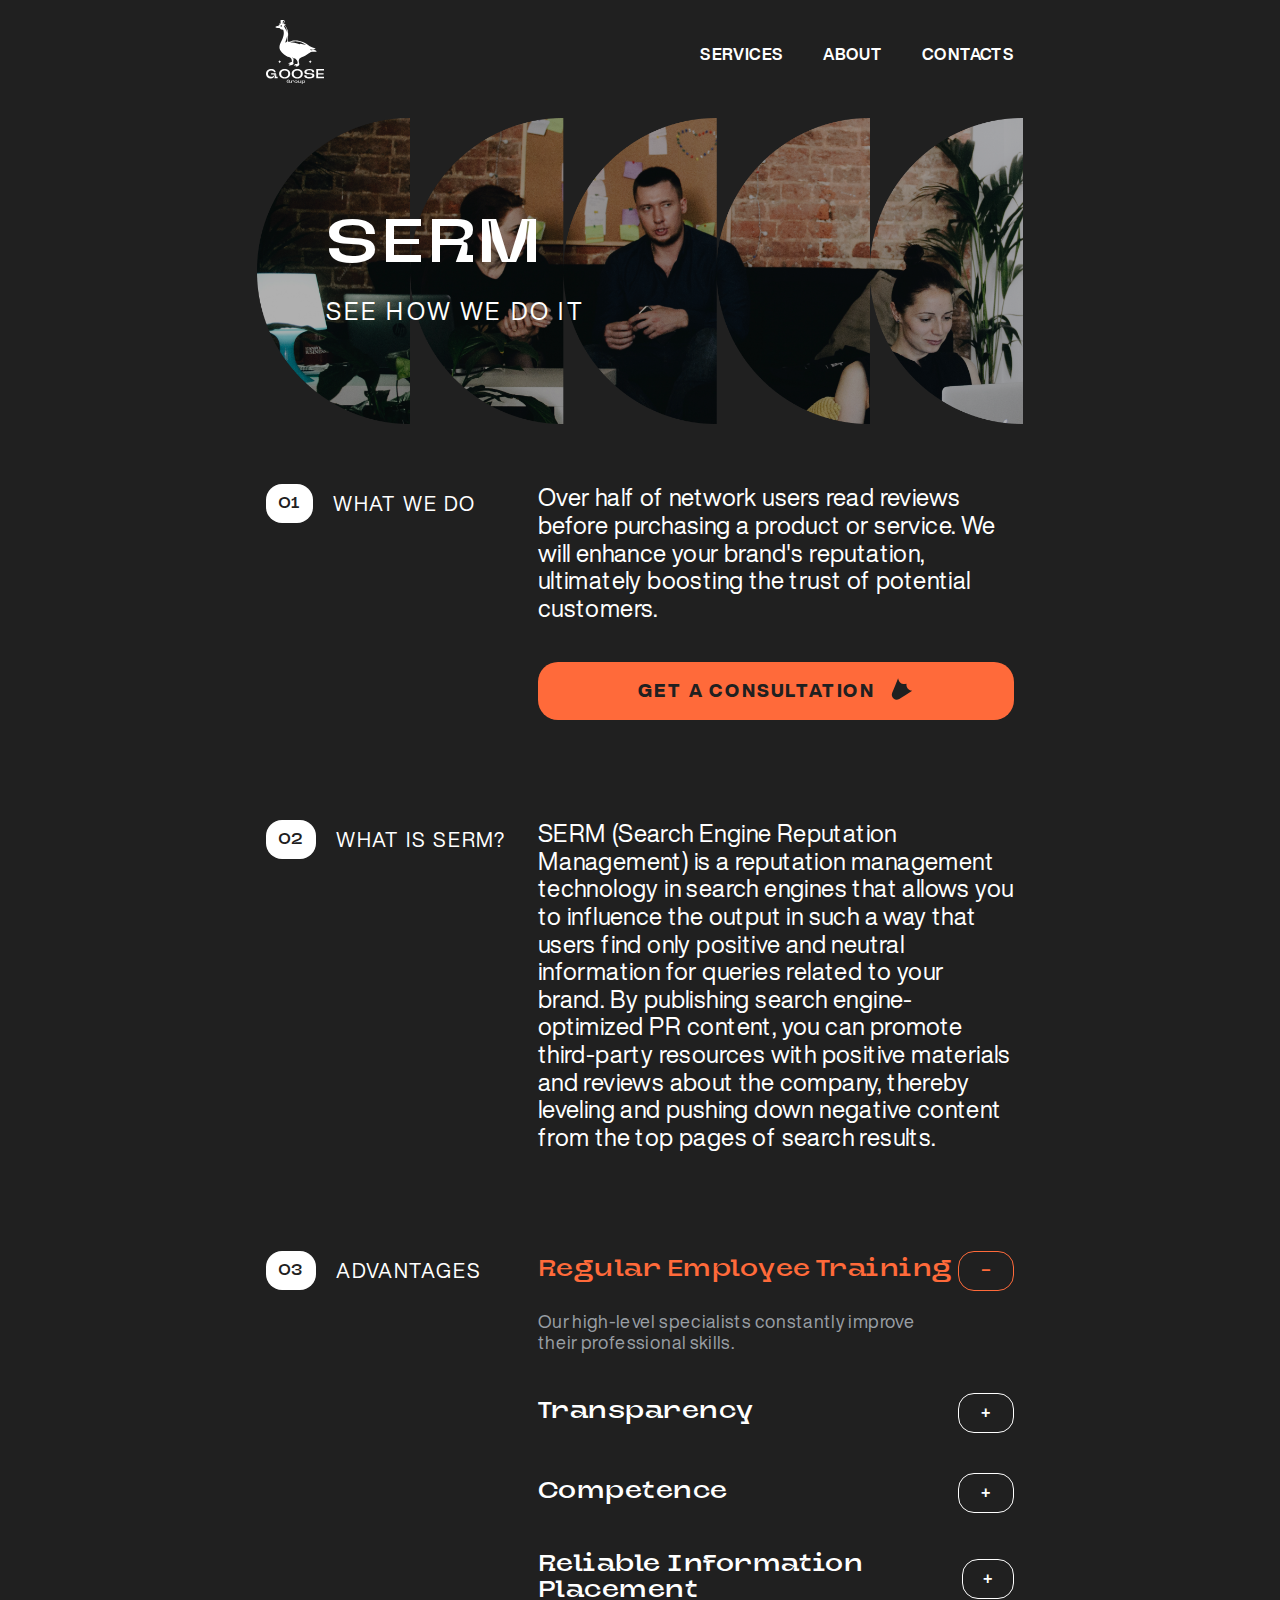
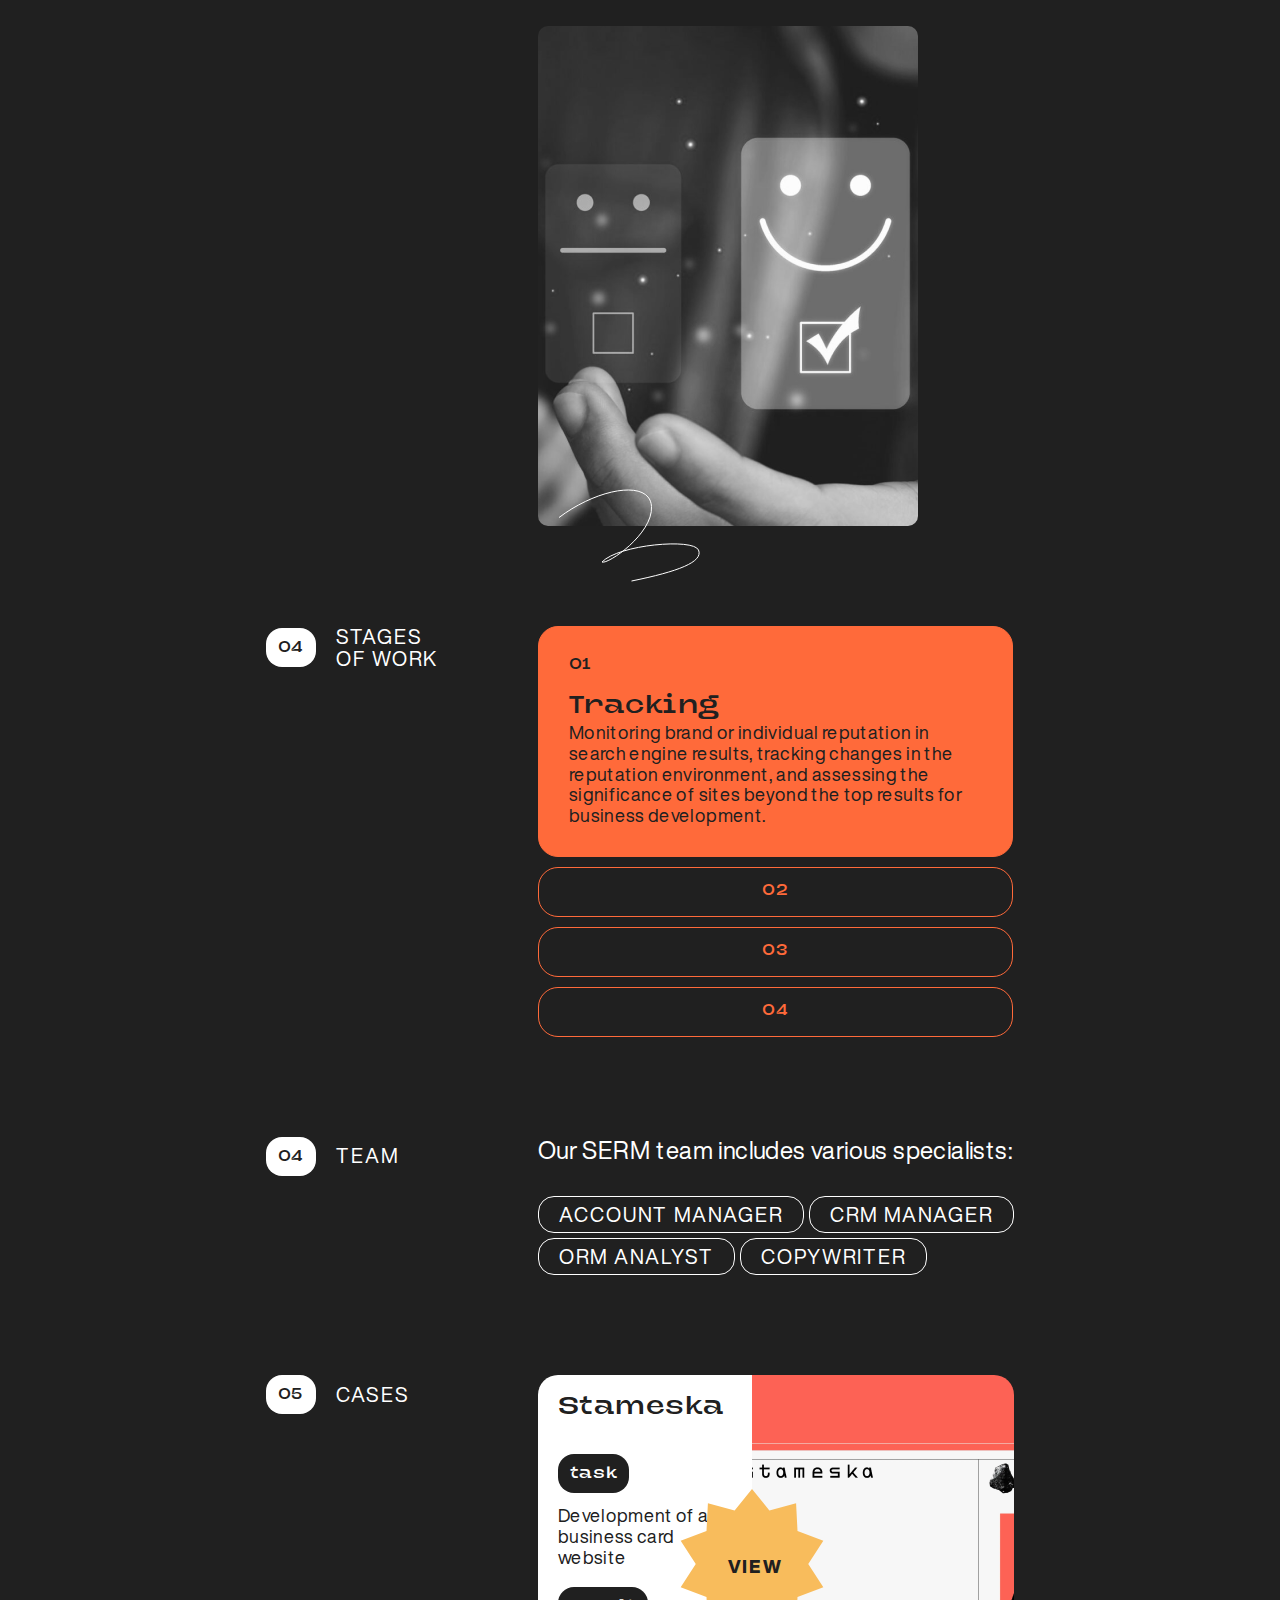
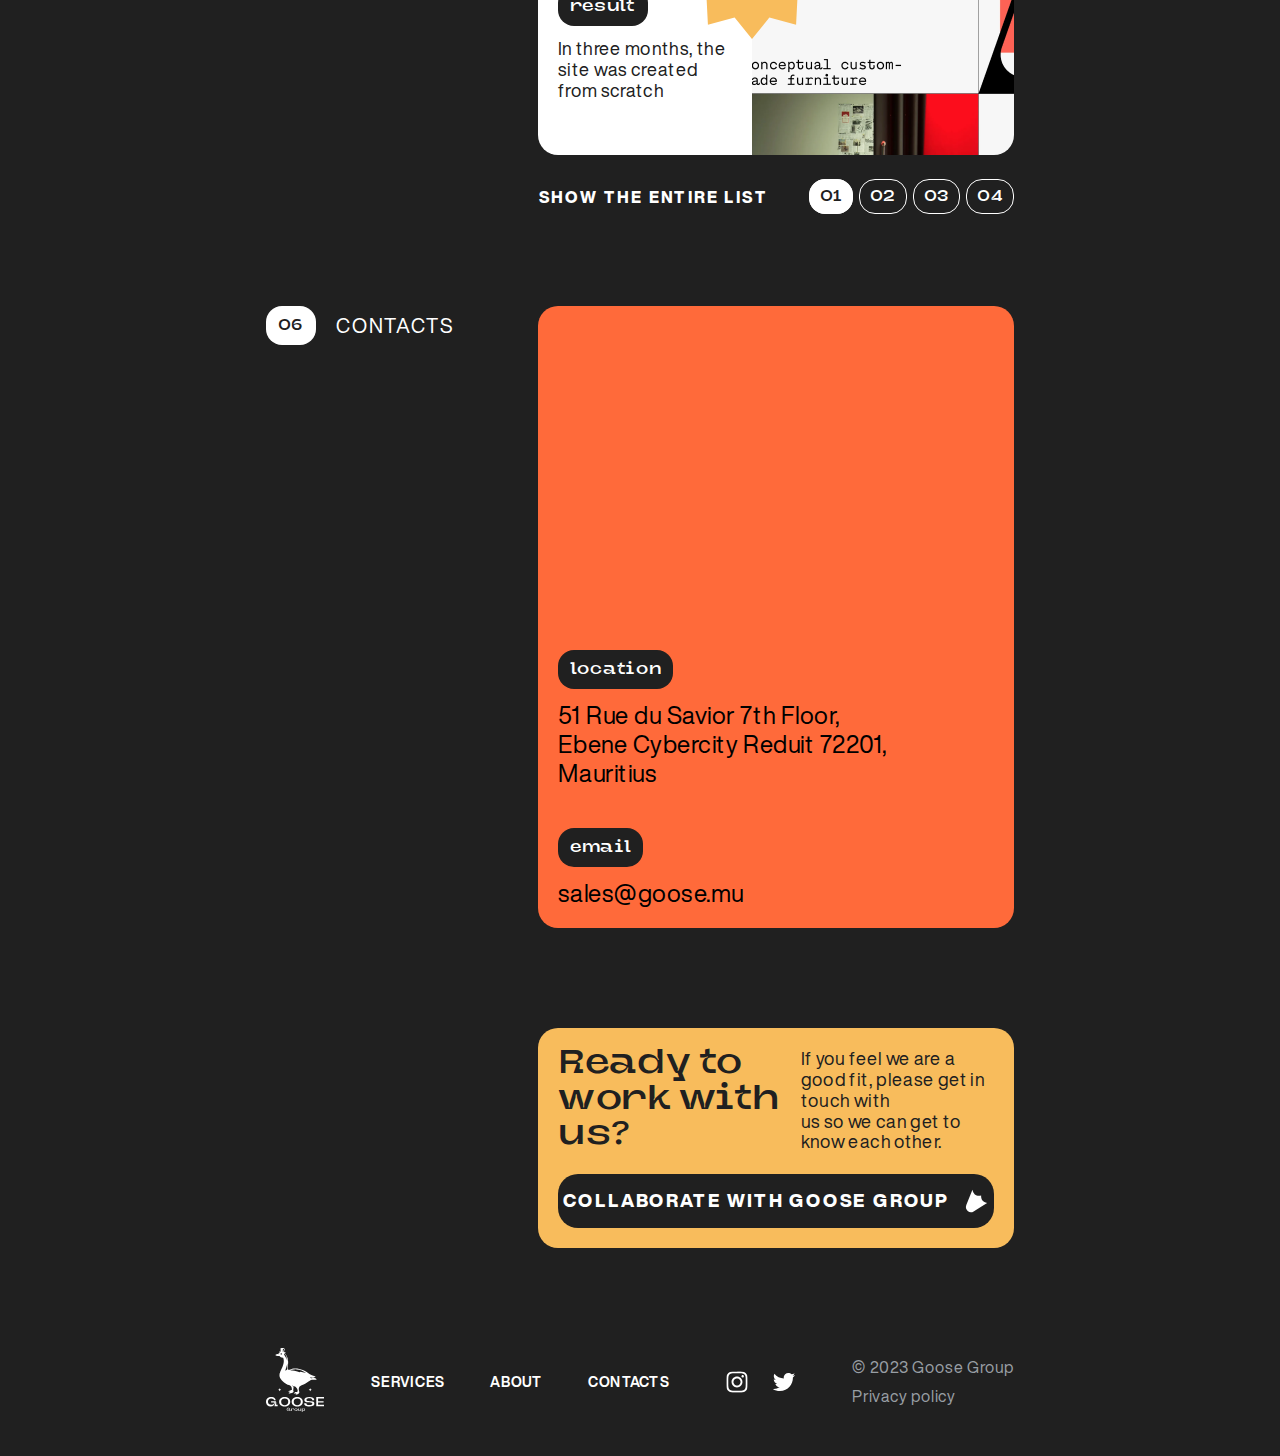
<file: serm.html>
<!DOCTYPE html>
<html lang="en">
<head>
    <meta charset="UTF-8">
    <meta name="viewport" content="width=device-width, initial-scale=1.0">
    <link rel="icon" type="image/x-icon" href="./assets/img/favicon.png">
    <link rel="stylesheet" href="assets/css/main.css">
    <title>SERM</title>
</head>
<body>

    <div class="wrapper">

        <header class="header">
            <div class="container">
                <div class="header_block">
                    <div class="header_block-L">
                        <a href="#" class="header_block-logo">
                            <picture>
                                <!-- <source media="(max-width: 640px)" type="image/webp" srcset="aaa.webp 1x, aaa2x.webp 2x">
                                <source media="(max-width: 640px)" srcset="aaa.jpg 1x, aaa2x.jpg 2x">
                                <source type="image/webp" srcset="aaa.webp 1x, aaa2x.webp 2x"> -->
                                <img src="./assets/img/mainLogo.svg" srcset="./assets/img/mainLogo.svg" width="58" height="64" alt="Logo" loading="lazy">
                            </picture>
                        </a>
                    </div>
                    <div class="header_block-R">
                        <nav class="header_block-R__nav">
                            <ul class="header_block-R__lists">
                                <li class="header_block-R__list">
                                    <a href="#" class="header__block-link">Services</a>
                                </li>
                                <li class="header_block-R__list">
                                    <a href="#" class="header__block-link">About</a>
                                </li>
                                <li class="header_block-R__list">
                                    <a href="#" class="header__block-link">Contacts</a>
                                </li>
                            </ul>
                            <a class="header_block-R_mail" href="mailto:sales@goose.mu">sales@goose.mu</a>
                            <ul class="header_block-R_social">
                                <li>
                                    <a href="#">
                                        <svg xmlns="http://www.w3.org/2000/svg" width="32" height="32" viewBox="0 0 32 32" fill="none">
                                        <g clip-path="url(#clip0_376_2771)">
                                          <path d="M9.39935 0.174146C7.7036 0.254152 6.54558 0.524771 5.53323 0.922571C4.4855 1.33089 3.59746 1.87882 2.71389 2.76558C1.83031 3.65235 1.28621 4.54102 0.880757 5.59035C0.488376 6.60493 0.222538 7.7639 0.147632 9.46061C0.0727259 11.1573 0.0561508 11.7027 0.0644383 16.0307C0.0727258 20.3587 0.0918509 20.9012 0.174088 22.6014C0.255051 24.2968 0.524713 25.4545 0.922513 26.4672C1.33147 27.5149 1.87876 28.4026 2.76584 29.2865C3.65293 30.1704 4.54096 30.7133 5.59284 31.1194C6.60646 31.5111 7.76576 31.7782 9.46215 31.8525C11.1585 31.9267 11.7046 31.944 16.0313 31.9357C20.358 31.9274 20.9027 31.9083 22.6026 31.8276C24.3025 31.747 25.4542 31.4754 26.4671 31.0795C27.5149 30.6696 28.4032 30.1233 29.2865 29.2359C30.1697 28.3485 30.7135 27.4591 31.1187 26.4092C31.5114 25.3956 31.7782 24.2363 31.8518 22.5412C31.9261 20.84 31.9436 20.2968 31.9353 15.9695C31.927 11.6421 31.9076 11.0996 31.8269 9.40005C31.7463 7.70047 31.4763 6.54628 31.0788 5.53297C30.6692 4.48524 30.1226 3.59816 29.2358 2.71363C28.349 1.8291 27.4591 1.28563 26.4094 0.881452C25.3952 0.489071 24.2365 0.22164 22.5401 0.148327C20.8438 0.0750149 20.2977 0.0562087 15.9694 0.0644962C11.6411 0.0727837 11.0992 0.0912712 9.39935 0.174146ZM9.5855 28.9853C8.0316 28.9177 7.18786 28.6596 6.62559 28.4434C5.88099 28.1566 5.35059 27.8098 4.79023 27.2548C4.22986 26.6999 3.88561 26.1676 3.59491 25.4246C3.37657 24.8623 3.1136 24.0195 3.04093 22.4656C2.96188 20.7861 2.9453 20.2819 2.93606 16.0269C2.92681 11.7719 2.94307 11.2682 3.0167 9.58811C3.083 8.03548 3.34278 7.19079 3.55858 6.62883C3.84545 5.88328 4.19098 5.35383 4.7472 4.79379C5.30341 4.23375 5.83413 3.88886 6.57778 3.59816C7.13941 3.37886 7.98219 3.11812 9.53546 3.04417C11.2162 2.96448 11.7199 2.94855 15.9742 2.9393C20.2286 2.93006 20.7335 2.946 22.4149 3.01995C23.9675 3.08752 24.8125 3.34475 25.3738 3.56182C26.1187 3.8487 26.6488 4.19327 27.2089 4.75044C27.7689 5.30762 28.1141 5.83642 28.4048 6.58166C28.6244 7.1417 28.8852 7.98416 28.9585 9.53838C29.0385 11.2192 29.0567 11.7231 29.0643 15.9771C29.072 20.2312 29.057 20.7364 28.9834 22.4159C28.9155 23.9698 28.6579 24.8138 28.4415 25.3768C28.1546 26.121 27.8088 26.6518 27.2522 27.2115C26.6957 27.7712 26.1656 28.1161 25.4216 28.4068C24.8606 28.6258 24.0169 28.8871 22.4649 28.9611C20.7841 29.0401 20.2805 29.0567 16.0246 29.066C11.7686 29.0752 11.2666 29.058 9.58582 28.9853M22.5781 7.48213C22.5787 7.86041 22.6915 8.23001 22.9022 8.54418C23.1129 8.85835 23.412 9.10298 23.7618 9.24713C24.1115 9.39128 24.4962 9.42848 24.867 9.35402C25.2379 9.27955 25.5784 9.09677 25.8454 8.8288C26.1124 8.56082 26.2939 8.21968 26.367 7.84853C26.4401 7.47738 26.4015 7.09288 26.2561 6.74367C26.1107 6.39446 25.8649 6.09622 25.55 5.88667C25.235 5.67713 24.865 5.56568 24.4867 5.56644C23.9796 5.56745 23.4937 5.76983 23.1357 6.12908C22.7778 6.48832 22.5772 6.97501 22.5781 7.48213ZM7.81676 16.016C7.82568 20.5359 11.4964 24.1916 16.0153 24.183C20.5342 24.1744 24.1925 20.504 24.1839 15.9841C24.1753 11.4643 20.5036 7.80757 15.9841 7.8165C11.4645 7.82542 7.80815 11.4968 7.81676 16.016ZM10.6874 16.0103C10.6853 14.9596 10.9949 13.9318 11.5769 13.057C12.1589 12.1822 12.9873 11.4996 13.9573 11.0956C14.9272 10.6916 15.9952 10.5843 17.0261 10.7872C18.0571 10.9902 19.0047 11.4943 19.7492 12.2358C20.4936 12.9773 21.0015 13.9229 21.2085 14.953C21.4155 15.9832 21.3124 17.0515 20.9122 18.0231C20.5121 18.9946 19.8328 19.8257 18.9603 20.4112C18.0878 20.9967 17.0613 21.3103 16.0105 21.3124C15.3129 21.3138 14.6217 21.1778 13.9766 20.9122C13.3315 20.6465 12.745 20.2563 12.2507 19.764C11.7564 19.2716 11.3639 18.6867 11.0957 18.0426C10.8274 17.3986 10.6887 16.708 10.6874 16.0103Z" fill="white"/>
                                        </g>
                                        <defs>
                                          <clipPath id="clip0_376_2771">
                                            <rect width="31.875" height="31.875" fill="white" transform="translate(0.0625 0.0625)"/>
                                          </clipPath>
                                        </defs>
                                      </svg></a>
                                </li>
                                <li>
                                    <a href="#">
                                        <svg xmlns="http://www.w3.org/2000/svg" width="34" height="34" viewBox="0 0 34 34" fill="none">
                                            <g clip-path="url(#clip0_376_2775)">
                                              <path d="M30.3298 10.099C30.3502 10.3943 30.3502 10.6896 30.3502 10.9876C30.3502 20.0688 23.4369 30.5422 10.7956 30.5422V30.5368C7.06134 30.5422 3.40464 29.4726 0.260986 27.4557C0.80398 27.521 1.3497 27.5537 1.89677 27.5551C4.99143 27.5578 7.99763 26.5194 10.4323 24.6074C7.49138 24.5516 4.9125 22.6341 4.01159 19.8348C5.04178 20.0334 6.10327 19.9926 7.11441 19.7164C3.90816 19.0686 1.60146 16.2515 1.60146 12.98C1.60146 12.95 1.60146 12.9214 1.60146 12.8929C2.5568 13.425 3.62646 13.7203 4.72061 13.7529C1.7008 11.7348 0.769958 7.71742 2.59355 4.57649C6.08286 8.87009 11.2311 11.4803 16.7577 11.7565C16.2038 9.36953 16.9604 6.86822 18.7459 5.19025C21.514 2.58823 25.8674 2.7216 28.4695 5.48828C30.0086 5.1848 31.4838 4.62004 32.8338 3.81983C32.3208 5.41071 31.247 6.76207 29.8126 7.62079C31.1749 7.46021 32.5058 7.09549 33.7592 6.53889C32.8365 7.92155 31.6743 9.12593 30.3298 10.099Z" fill="white"/>
                                            </g>
                                            <defs>
                                              <clipPath id="clip0_376_2775">
                                                <rect width="33.75" height="33.75" fill="white" transform="translate(0.125 0.125)"/>
                                              </clipPath>
                                            </defs>
                                          </svg>
                                    </a>
                                </li>
                            </ul>
                        </nav>
                        <a href="#" class="header_block-menu">
                            <span class="menuText">Menu</span>
                            <picture class="menuLines">
                                <img src="./assets/img/menuLines.svg" srcset="./assets/img/menuLines.svg" width="24" height="24" alt="menu lines" loading="lazy">
                            </picture>
                            <picture class="menuX">
                                <img src="./assets/img/menuX.svg" srcset="./assets/img/menuX.svg" width="24" height="24" alt="menu lines" loading="lazy">
                            </picture>
                        </a>
                    </div>
                </div>
            </div>
        </header>
    
        <main>
            <section class="devHero seoHero sermHero">
                <div class="container">
                    <div class="devHero_block">
                        <h1 class="section_maintitle">SERM</h1>
                        <a href="#" class="section_link">see how we do it</a>
                    </div>
                </div>
            </section>

            <section class="whatWeDo">
                <div class="container">
                    <div class="whatWeDo_block">
                        <div class="devBlock_sides">
                            <div class="devBlock_L">
                                <span class="section_title">
                                    <span class="section_title-numb">01</span>
                                    <span class="section_title-name">what we do</span>
                                </span>
                            </div>
                            <div class="devBlock_R">
                                <p class="whatWeDo_text">Over half of network users read reviews before purchasing a product or service. We will enhance your brand's reputation, ultimately boosting the trust of potential customers.</p>
                                <a href="#" class="whatWeDo_btn orange modalOpenBtn">
                                    get a consultation
                                    <picture>
                                        <img src="./assets/img/gooseFootBlack.svg" srcset="./assets/img/gooseFootBlack.svg" width="24" height="24" alt="FOOT" loading="lazy">
                                    </picture>
                                </a>
                            </div>
                        </div>
                    </div>
                </div>
            </section>

            <section class="whatWeDo">
                <div class="container">
                    <div class="whatWeDo_block">
                        <div class="devBlock_sides">
                            <div class="devBlock_L">
                                <span class="section_title">
                                    <span class="section_title-numb">02</span>
                                    <span class="section_title-name">What Is SERM?</span>
                                </span>
                            </div>
                            <div class="devBlock_R">
                                <p class="whatWeDo_text">SERM (Search Engine Reputation Management) is a reputation management technology in search engines that allows you to influence the output in such a way that users find only positive and neutral information for queries related to your brand. By publishing search engine-optimized PR content, you can promote third-party resources with positive materials and reviews about the company, thereby leveling and pushing down negative content from the top pages of search results.</p>
                            </div>
                        </div>
                    </div>
                </div>
            </section>

            <section class="advantages">
                <div class="container">
                    <div class="advantages_block">
                        <div class="devBlock_sides">
                            <div class="devBlock_L">
                                <span class="section_title">
                                    <span class="section_title-numb">03</span>
                                    <span class="section_title-name">advantages</span>
                                </span>
                            </div>
                            <div class="devBlock_R devblock_R-sides">
                                <div class="devblock_R-L">
                                    <div class="devblock_R-L-item active">
                                        <a href="#" class="devblock_R-L-item__link">Regular Employee Training
                                        </a>
                                        <p class="devblock_R-L-item__text">Our high-level specialists constantly improve their professional skills.</p>
                                    </div>
                                    <div class="devblock_R-L-item">
                                        <a href="#" class="devblock_R-L-item__link">Transparency
                                        </a>
                                        <p class="devblock_R-L-item__text">We regularly provide a detailed report on all types of work.</p>
                                    </div>
                                    <div class="devblock_R-L-item">
                                        <a href="#" class="devblock_R-L-item__link">Competence
                                        </a>
                                        <p class="devblock_R-L-item__text">We know the principles of the response sites and search engine algorithms. This helps us to see the task comprehensively, and uncover the hidden motivations behind negative content.</p>
                                    </div>
                                    <div class="devblock_R-L-item">
                                        <a href="#" class="devblock_R-L-item__link">Reliable Information Placement
                                        </a>
                                        <p class="devblock_R-L-item__text">We prepare content for placement and collaborate closely with customers to ensure data accuracy.</p>
                                    </div>
                                </div>
                                <div class="devblock_R-R">
                                    <picture>
                                        <img src="./assets/img/sermAdvImg.png" srcset="./assets/img/sermAdvImg.png" width="380" height="500" alt="advantages img" loading="lazy">
                                    </picture>
                                </div>
                            </div>
                        </div>
                    </div>
                </div>
            </section>

            <section class="stages seoStages sermstages">
                <div class="container">
                    <div class="stages_block">
                        <div class="devBlock_sides">
                            <div class="devBlock_L">
                                <span class="section_title">
                                    <span class="section_title-numb">04</span>
                                    <span class="section_title-name">Stages <br> of work</span>
                                </span>
                            </div>
                            <div class="devBlock_R">
                                <div class="stages_items">
                                    <a class="stages_item active">
                                        <div class="stages_item-T">
                                            <span class="stages_item-T-numb">01</span>
                                            <span class="stages_item-T-name">Tracking</span>
                                        </div>
                                        <div class="stages_item-B">
                                            <p class="stages_item-B-text">
                                                Monitoring brand or individual reputation in search engine results, tracking changes in the reputation environment, and assessing the significance of sites beyond the top results for business development.
                                            </p>
                                        </div>
                                    </a>
                                    <a class="stages_item">
                                        <div class="stages_item-T">
                                            <span class="stages_item-T-numb">02</span>
                                            <span class="stages_item-T-name">Response</span>
                                        </div>
                                        <div class="stages_item-B">
                                            <p class="stages_item-B-text">
                                                Promptly responding to negative brand and product information, from mitigation to removal (in cases of false and reputation-damaging reviews), and pushing sites beyond the TOP 10/20 search results.
                                            </p>
                                        </div>
                                    </a>
                                    <a class="stages_item">
                                        <div class="stages_item-T">
                                            <span class="stages_item-T-numb">03</span>
                                            <span class="stages_item-T-name">Solutions</span>
                                        </div>
                                        <div class="stages_item-B">
                                            <p class="stages_item-B-text">
                                                Creating a positive brand/product reputation by promoting PR materials, and adding official responses.
                                            </p>
                                        </div>
                                    </a>
                                    <a class="stages_item">
                                        <div class="stages_item-T">
                                            <span class="stages_item-T-numb">04</span>
                                            <span class="stages_item-T-name">Control</span>
                                        </div>
                                        <div class="stages_item-B">
                                            <p class="stages_item-B-text">
                                                Monitoring reputation issues and maintaining an attractive image so that potential customers, employees and investors find only positive or neutral information online.
                                            </p>
                                        </div>
                                    </a>
                                </div>
                            </div>
                        </div>
                    </div>
                </div>
            </section>

            <section class="devTeam">
                <div class="container">
                    <div class="devTeam_block">
                        <div class="devBlock_sides">
                            <div class="devBlock_L">
                                <span class="section_title">
                                    <span class="section_title-numb">04</span>
                                    <span class="section_title-name">team</span>
                                </span>
                            </div>
                            <div class="devBlock_R devTeam__R">
                                <p class="whatWeDo_text">Our SERM team includes various specialists:</p>

                                <div class="devTeam__items">
                                    <a href="#" class="devTeam__item">Account Manager</a>
                                    <a href="#" class="devTeam__item">CRM Manager</a>
                                    <a href="#" class="devTeam__item">ORM Analyst</a>
                                    <a href="#" class="devTeam__item">Copywriter</a>
                                </div>
                            </div>
                        </div>
                    </div>
                </div>
            </section>

            <section class="cases">
                <div class="container">
                    <div class="cases_block">
                        <div class="devBlock_sides">
                            <div class="devBlock_L">
                                <span class="section_title">
                                    <span class="section_title-numb">05</span>
                                    <span class="section_title-name">cases</span>
                                </span>
                            </div>
                            <div class="devBlock_R">
                                <div class="cases_items">
                                    <div class="cases_item active actived" data-numb="01">
                                        <div class="cases_L">
                                            <span class="cases_L-title">Stameska</span>
                                            <div class="cases_L-items">
                                                <div class="cases_L-item">
                                                    <span class="cases_L-item__span">task</span>
                                                    <span class="cases_L-item__text">Development of a business card website</span>
                                                </div>
                                                <div class="cases_L-item">
                                                    <span class="cases_L-item__span">result</span>
                                                    <span class="cases_L-item__text">In three months, the site was created from scratch</span>
                                                </div>
                                            </div>
                                        </div>
                                        <div class="cases_R">
                                            <picture class="cases_R-img">
                                                <img src="./assets/img/casesitemImg01.png" srcset="./assets/img/casesitemImg01.png" width="570" height="380" alt="casesimg01" loading="lazy">
                                            </picture>
                                        </div>
                                        <a href="#" class="casesView_link">
                                            <svg xmlns="http://www.w3.org/2000/svg" width="144" height="150" viewBox="0 0 144 150" fill="none">
                                                <path d="M72 0L89.3822 21.5031L116.084 14.3237L117.507 41.9371L143.329 51.8237L128.25 75L143.329 98.1763L117.507 108.063L116.084 135.676L89.3822 128.497L72 150L54.6178 128.497L27.9161 135.676L26.4928 108.063L0.670761 98.1763L15.75 75L0.670761 51.8237L26.4928 41.9371L27.9161 14.3237L54.6178 21.5031L72 0Z" fill="#F8BC5C"/>
                                            </svg>
                                        </a>
                                    </div>
                                    <div class="cases_item" data-numb="02">
                                        <div class="cases_L">
                                            <span class="cases_L-title">SUPER FLY</span>
                                            <div class="cases_L-items">
                                                <div class="cases_L-item">
                                                    <span class="cases_L-item__span">task</span>
                                                    <span class="cases_L-item__text">Development of a business card website</span>
                                                </div>
                                                <div class="cases_L-item">
                                                    <span class="cases_L-item__span">result</span>
                                                    <span class="cases_L-item__text">In three months, the site was created from scratch</span>
                                                </div>
                                            </div>
                                        </div>
                                        <div class="cases_R">
                                            <picture class="cases_R-img">
                                                <img src="./assets/img/casesitemImg02.png" srcset="./assets/img/casesitemImg02.png" width="570" height="380" alt="casesimg02" loading="lazy">
                                            </picture>
                                        </div>
                                        <a href="#" class="casesView_link">
                                            <svg xmlns="http://www.w3.org/2000/svg" width="144" height="150" viewBox="0 0 144 150" fill="none">
                                                <path d="M72 0L89.3822 21.5031L116.084 14.3237L117.507 41.9371L143.329 51.8237L128.25 75L143.329 98.1763L117.507 108.063L116.084 135.676L89.3822 128.497L72 150L54.6178 128.497L27.9161 135.676L26.4928 108.063L0.670761 98.1763L15.75 75L0.670761 51.8237L26.4928 41.9371L27.9161 14.3237L54.6178 21.5031L72 0Z" fill="#F8BC5C"/>
                                            </svg>
                                        </a>
                                    </div>
                                    <div class="cases_item" data-numb="03">
                                        <div class="cases_L">
                                            <span class="cases_L-title">New Firm</span>
                                            <div class="cases_L-items">
                                                <div class="cases_L-item">
                                                    <span class="cases_L-item__span">task</span>
                                                    <span class="cases_L-item__text">Development of a business card website</span>
                                                </div>
                                                <div class="cases_L-item">
                                                    <span class="cases_L-item__span">result</span>
                                                    <span class="cases_L-item__text">In three months, the site was created from scratch</span>
                                                </div>
                                            </div>
                                        </div>
                                        <div class="cases_R">
                                            <picture class="cases_R-img">
                                                <img src="./assets/img/casesitemImg03.png" srcset="./assets/img/casesitemImg03.png" width="570" height="380" alt="casesimg03" loading="lazy">
                                            </picture>
                                        </div>
                                        <a href="#" class="casesView_link">
                                            <svg xmlns="http://www.w3.org/2000/svg" width="144" height="150" viewBox="0 0 144 150" fill="none">
                                                <path d="M72 0L89.3822 21.5031L116.084 14.3237L117.507 41.9371L143.329 51.8237L128.25 75L143.329 98.1763L117.507 108.063L116.084 135.676L89.3822 128.497L72 150L54.6178 128.497L27.9161 135.676L26.4928 108.063L0.670761 98.1763L15.75 75L0.670761 51.8237L26.4928 41.9371L27.9161 14.3237L54.6178 21.5031L72 0Z" fill="#F8BC5C"/>
                                            </svg>
                                        </a>
                                    </div>
                                    <div class="cases_item" data-numb="04">
                                        <div class="cases_L">
                                            <span class="cases_L-title">Bureau</span>
                                            <div class="cases_L-items">
                                                <div class="cases_L-item">
                                                    <span class="cases_L-item__span">task</span>
                                                    <span class="cases_L-item__text">Development of a business card website</span>
                                                </div>
                                                <div class="cases_L-item">
                                                    <span class="cases_L-item__span">result</span>
                                                    <span class="cases_L-item__text">In three months, the site was created from scratch</span>
                                                </div>
                                            </div>
                                        </div>
                                        <div class="cases_R">
                                            <picture class="cases_R-img">
                                                <img src="./assets/img/casesitemImg04.png" srcset="./assets/img/casesitemImg04.png" width="570" height="380" alt="casesimg04" loading="lazy">
                                            </picture>
                                        </div>
                                        <a href="#" class="casesView_link">
                                            <svg xmlns="http://www.w3.org/2000/svg" width="144" height="150" viewBox="0 0 144 150" fill="none">
                                                <path d="M72 0L89.3822 21.5031L116.084 14.3237L117.507 41.9371L143.329 51.8237L128.25 75L143.329 98.1763L117.507 108.063L116.084 135.676L89.3822 128.497L72 150L54.6178 128.497L27.9161 135.676L26.4928 108.063L0.670761 98.1763L15.75 75L0.670761 51.8237L26.4928 41.9371L27.9161 14.3237L54.6178 21.5031L72 0Z" fill="#F8BC5C"/>
                                            </svg>
                                        </a>
                                    </div>
                                </div>
                                <div class="cases_shows">
                                    <a href="#" class="cases_shows-showAll showAllT">
                                        show the entire list
                                    </a>
                                    <a href="#" class="cases_shows-showAll closeAllT">
                                        show one by one
                                    </a>
                                    <nav class="cases_shows-nav">
                                        <ul class="cases_shows-numbs">
                                            <li class="cases_shows-numb"><a href="#" data-numb="01" class="cases_shows-numb__link actived">01</a></li>
                                            <li class="cases_shows-numb"><a href="#" data-numb="02" class="cases_shows-numb__link">02</a></li>
                                            <li class="cases_shows-numb"><a href="#" data-numb="03" class="cases_shows-numb__link">03</a></li>
                                            <li class="cases_shows-numb"><a href="#" data-numb="04" class="cases_shows-numb__link">04</a></li>
                                        </ul>
                                    </nav>
                                </div>
                            </div>
                        </div>
                    </div>
                </div>
            </section>

            <section class="devContacts">
                <div class="container">
                    <div class="devContacts_block">
                        <div class="devBlock_sides">
                            <div class="devBlock_L">
                                <span class="section_title">
                                    <span class="section_title-numb">06</span>
                                    <span class="section_title-name">Contacts</span>
                                </span>
                            </div>
                            <div class="devBlock_R">
                                <div class="devContacts__contacts-item">
                                    <div class="devContacts__contacts-L">
                                        <iframe class="map" src="https://www.google.com/maps/embed?pb=!1m14!1m12!1m3!1d3147.795011853631!2d57.490481237593634!3d-20.243059832401208!2m3!1f0!2f0!3f0!3m2!1i1024!2i768!4f13.1!5e0!3m2!1sru!2s!4v1697648365977!5m2!1sru!2s" width="413" height="300" style="border:0;" allowfullscreen="" loading="lazy" referrerpolicy="no-referrer-when-downgrade"></iframe>
                                    </div>
                                    <div class="devContacts__contacts-R">
                                        <div class="devContacts__contacts-R__items">
                                            <div class="devContacts__contacts-R__item">
                                                <span class="devContacts__contacts-R__item-span">location</span>
                                                <span class="devContacts__contacts-R__item-info">51 Rue du Savior 7th Floor, <br> Ebene Cybercity Reduit 72201, <br> Mauritius</span>
                                            </div>
                                            <div class="devContacts__contacts-R__item">
                                                <span class="devContacts__contacts-R__item-span">email</span>
                                                <a href="mailto:sales@goose.mu" class="devContacts__contacts-R__item-info">sales@goose.mu</a>
                                            </div>
                                        </div>
                                    </div>
                                </div>
                                <div class="devContacts_Ready">
                                    <div class="devContacts_Ready-T">
                                        <span class="devContacts_Ready-title">Ready to work with us?</span>
                                        <p class="devContacts_Ready-text">If you feel we are a good fit, please get in touch with <br> us so we can get to know each other.</p>
                                    </div>
                                    <a href="#" class="devContacts_Ready-btn black modalOpenBtn">
                                        collaborate with goose group
                                        <svg xmlns="http://www.w3.org/2000/svg" width="25" height="24" viewBox="0 0 25 24" fill="none">
                                            <path d="M8.43775 0.685791C9.60617 6.20002 13.4494 7.65784 17.1349 6.46478C16.8967 10.6519 18.9245 13.0577 23.1282 13.9108C18.4964 16.8624 14.1125 19.7584 9.62548 22.4714C7.40131 23.8148 5.47326 23.4978 3.70938 21.9092C1.91008 20.2912 1.40473 18.3202 2.31243 16.0322C4.31129 11.0115 6.3198 5.9941 8.43775 0.685791Z" fill="white"/>
                                          </svg>
                                    </a>
                                </div>
                            </div>
                        </div>
                    </div>
                </div>
            </section>
        </main>
        
        <footer class="footer">
            <div class="container">
                <div class="footer_block">
                    <a href="#" class="footer_logo">
                        <picture>
                            <!-- <source media="(max-width: 640px)" type="image/webp" srcset="aaa.webp 1x, aaa2x.webp 2x">
                            <source media="(max-width: 640px)" srcset="aaa.jpg 1x, aaa2x.jpg 2x">
                            <source type="image/webp" srcset="aaa.webp 1x, aaa2x.webp 2x"> -->
                            <img src="./assets/img/mainLogo.svg" srcset="./assets/img/mainLogo.svg" width="58" height="64" alt="Logo" loading="lazy">
                        </picture>
                    </a>
                    <nav class="footer_nav">
                        <ul class="footer_lists">
                            <li class="footer_list">
                                <a href="#" class="footer_link">Services</a>
                            </li>
                            <li class="footer_list">
                                <a href="#" class="footer_link">About</a>
                            </li>
                            <li class="footer_list">
                                <a href="#" class="footer_link">Contacts</a>
                            </li>
                        </ul>
                    </nav>
                    <nav class="footer_socMed">
                        <ul class="footer_socMed-lists">
                            <li class="footer_socMed-list">
                                <a href="#" class="footer_socMed-link">
                                    <svg xmlns="http://www.w3.org/2000/svg" width="22" height="22" viewBox="0 0 22 22" fill="none">
                                        <g clip-path="url(#clip0_323_775)">
                                          <path d="M6.59957 0.449309C5.46907 0.502646 4.69706 0.683059 4.02216 0.948259C3.32367 1.22047 2.73164 1.58576 2.14259 2.17693C1.55354 2.76811 1.1908 3.36056 0.920505 4.06011C0.658917 4.7365 0.481692 5.50915 0.431755 6.64028C0.381817 7.77142 0.370767 8.13501 0.376292 11.0203C0.381817 13.9057 0.394567 14.2673 0.449392 15.4008C0.503367 16.5311 0.683142 17.3029 0.948342 17.978C1.22098 18.6765 1.58584 19.2683 2.17723 19.8576C2.76862 20.4468 3.36064 20.8087 4.06189 21.0794C4.73764 21.3406 5.51051 21.5187 6.64143 21.5682C7.77236 21.6177 8.13637 21.6292 11.0208 21.6237C13.9053 21.6181 14.2685 21.6054 15.4017 21.5516C16.535 21.4979 17.3028 21.3168 17.9781 21.0529C18.6766 20.7796 19.2688 20.4154 19.8577 19.8238C20.4465 19.2322 20.809 18.6393 21.0791 17.9393C21.3409 17.2636 21.5188 16.4907 21.5679 15.3606C21.6174 14.2265 21.6291 13.8644 21.6235 10.9795C21.618 8.09464 21.605 7.73296 21.5513 6.59991C21.4975 5.46686 21.3175 4.6974 21.0525 4.02186C20.7795 3.32337 20.415 2.73198 19.8239 2.1423C19.2327 1.55261 18.6394 1.1903 17.9396 0.920846C17.2635 0.659259 16.491 0.480971 15.3601 0.432096C14.2292 0.383221 13.8652 0.370684 10.9796 0.376209C8.09408 0.381734 7.73283 0.394059 6.59957 0.449309ZM6.72367 19.6568C5.68773 19.6117 5.12524 19.4396 4.75039 19.2955C4.25399 19.1043 3.90039 18.8731 3.52682 18.5031C3.15324 18.1331 2.92374 17.7783 2.72994 17.2829C2.58438 16.9081 2.40907 16.3462 2.36062 15.3103C2.30792 14.1906 2.29687 13.8544 2.2907 11.0178C2.28454 8.18112 2.29538 7.84537 2.34447 6.72528C2.38867 5.6902 2.56185 5.12707 2.70572 4.75243C2.89697 4.2554 3.12732 3.90243 3.49813 3.52907C3.86894 3.15571 4.22275 2.92578 4.71852 2.73198C5.09294 2.58578 5.65479 2.41196 6.69031 2.36266C7.81082 2.30953 8.14657 2.29891 10.9828 2.29275C13.819 2.28658 14.1556 2.29721 15.2766 2.34651C16.3117 2.39156 16.875 2.56305 17.2492 2.70776C17.7458 2.89901 18.0992 3.12872 18.4726 3.50017C18.8459 3.87162 19.0761 4.22416 19.2699 4.72098C19.4163 5.09435 19.5901 5.65598 19.639 6.69213C19.6923 7.81265 19.7044 8.14861 19.7095 10.9846C19.7146 13.8207 19.7047 14.1575 19.6556 15.2771C19.6103 16.3131 19.4386 16.8758 19.2943 17.251C19.1031 17.7472 18.8725 18.101 18.5015 18.4742C18.1305 18.8473 17.7771 19.0773 17.2811 19.2711C16.9071 19.4171 16.3446 19.5913 15.3099 19.6406C14.1894 19.6933 13.8537 19.7044 11.0164 19.7105C8.17908 19.7167 7.84439 19.7052 6.72388 19.6568M15.3854 5.3213C15.3858 5.57349 15.461 5.81989 15.6015 6.02933C15.7419 6.23878 15.9414 6.40187 16.1745 6.49797C16.4077 6.59407 16.6641 6.61887 16.9114 6.56922C17.1586 6.51958 17.3856 6.39773 17.5636 6.21908C17.7416 6.04042 17.8626 5.813 17.9113 5.56556C17.9601 5.31813 17.9343 5.0618 17.8374 4.82899C17.7404 4.59618 17.5766 4.39736 17.3667 4.25766C17.1567 4.11796 16.91 4.04367 16.6578 4.04417C16.3198 4.04485 15.9958 4.17977 15.7572 4.41926C15.5185 4.65876 15.3848 4.98322 15.3854 5.3213ZM5.54451 11.0106C5.55046 14.0238 7.99761 16.461 11.0102 16.4552C14.0228 16.4495 16.4617 14.0026 16.456 10.9893C16.4502 7.97606 14.0024 5.53826 10.9894 5.54421C7.97636 5.55016 5.53877 7.99773 5.54451 11.0106ZM7.45828 11.0067C7.45689 10.3062 7.66326 9.62108 8.05128 9.03788C8.43929 8.45467 8.99154 7.99962 9.63817 7.73028C10.2848 7.46093 10.9968 7.38939 11.6841 7.52468C12.3714 7.65998 13.0031 7.99605 13.4994 8.49039C13.9957 8.98473 14.3343 9.61514 14.4723 10.3019C14.6103 10.9886 14.5416 11.7009 14.2748 12.3486C14.008 12.9963 13.5552 13.5503 12.9735 13.9407C12.3919 14.331 11.7075 14.5401 11.007 14.5415C10.5419 14.5424 10.0811 14.4518 9.65107 14.2747C9.22098 14.0975 8.83001 13.8374 8.50046 13.5092C8.17092 13.181 7.90927 12.791 7.73045 12.3616C7.55163 11.9323 7.45914 11.4719 7.45828 11.0067Z" fill="white"/>
                                        </g>
                                        <defs>
                                          <clipPath id="clip0_323_775">
                                            <rect width="21.25" height="21.25" fill="white" transform="translate(0.375 0.375)"/>
                                          </clipPath>
                                        </defs>
                                    </svg>
                                </a>
                            </li>
                            <li class="footer_socMed-list">
                                <a href="#" class="footer_socMed-link">
                                    <svg xmlns="http://www.w3.org/2000/svg" width="24" height="24" viewBox="0 0 24 24" fill="none">
                                        <g clip-path="url(#clip0_323_779)">
                                          <path d="M20.8867 7.39931C20.9003 7.59619 20.9003 7.79306 20.9003 7.99175C20.9003 14.0459 16.2914 21.0281 7.8639 21.0281V21.0245C5.37439 21.0281 2.93659 20.315 0.84082 18.9705C1.20282 19.014 1.56663 19.0358 1.93134 19.0367C3.99445 19.0385 5.99858 18.3463 7.62167 17.0716C5.66108 17.0344 3.94183 15.7561 3.34122 13.8898C4.02802 14.0223 4.73568 13.9951 5.40977 13.8109C3.27227 13.3791 1.73447 11.501 1.73447 9.31998C1.73447 9.30002 1.73447 9.28097 1.73447 9.26191C2.37136 9.61665 3.08447 9.81353 3.81391 9.8353C1.8007 8.48984 1.18013 5.81161 2.39586 3.71766C4.72207 6.58006 8.15423 8.32018 11.8386 8.50435C11.4693 6.91302 11.9738 5.24548 13.1641 4.12683C15.0095 2.39215 17.9118 2.48107 19.6465 4.32552C20.6726 4.1232 21.656 3.74669 22.556 3.21322C22.214 4.27381 21.4982 5.17472 20.5419 5.7472C21.4501 5.64014 22.3374 5.39699 23.173 5.02592C22.5579 5.9477 21.7831 6.75062 20.8867 7.39931Z" fill="white"/>
                                        </g>
                                        <defs>
                                          <clipPath id="clip0_323_779">
                                            <rect width="22.5" height="22.5" fill="white" transform="translate(0.75 0.75)"/>
                                          </clipPath>
                                        </defs>
                                      </svg>
                                </a>
                            </li>
                        </ul>
                    </nav>
                    <div class="footer_info">
                        <span class="footer_info-span">© 2023 Goose Group</span>
                        <a href="#" class="footer_PrivPol">Privacy policy</a>
                    </div>
                </div>
            </div>
        </footer>

        <div class="modalContactUs">
            <div class="container">
                <div class="modalContactUs_block">
                    <div class="modalContactUs_sides">
                        <div class="modalContactUs_L">
                            <picture>
                                <img src="./assets/img/mainLogo.svg" srcset="./assets/img/mainLogo.svg" width="58" height="64" alt="Logo" loading="lazy">
                            </picture>
                            <span class="modalContactUs_L-title">Develop-<br>ment</span>
                            <a href="#" class="modalContactUs_L-subtitle">see how we do it</a>
                        </div>
                        <div class="modalContactUs_R">
                            <span class="modalContactUs_R-title">Contact us</span>
                            <span class="modalContactUs_R-subtitle">Contact us so that we can get to know each other better. <br> But remember: we only work with nice people!</span>

                            <form method="post" class="modalContactUs_form">
                                <div class="modalContactUs_form-actions">
                                    <div class="input-wrapper">
                                        <input type="text" id="input" class="form-control action_inp" name="Name" placeholder="">
                                        <label for="input" class="control-label">Name</label>
                                    </div>
                                    <div class="input-wrapper">
                                        <input type="text" id="phoneInp" class="form-control action_inp phoneInp" name="Phone" placeholder="">
                                        <label for="phoneInp" class="control-label">Phone</label>
                                    </div>
                                    <div class="input-wrapper">
                                        <input type="email" id="mailInp" class="form-control action_inp mailInp" name="Email" placeholder="">
                                        <label for="mailInp" class="control-label">Email</label>
                                    </div>
                                    <label class="modalContactUs_form-label">
                                        <input type="checkbox" name="personalData" required>
                                        <span class="modalContactUs_form-checker">
                                            <svg xmlns="http://www.w3.org/2000/svg" width="14" height="14" viewBox="0 0 14 14" fill="none">
                                            <path d="M11.6666 3.5L5.24992 9.91667L2.33325 7" stroke="#202020" stroke-linecap="square"/>
                                            </svg>
                                        </span>
                                        <span class="modalContactUs_form-label__text" >I agree to the processing of personal data</span>
                                    </label>
                                    <button class="modalContactUs_form-btn orange">
                                        get a consultation
                                        <picture>
                                            <img src="./assets/img/gooseFootBlack.svg" srcset="./assets/img/gooseFootBlack.svg" width="24" height="24" alt="FOOT" loading="lazy">
                                        </picture>
                                    </button>
                                    <a href="#" class="modalContactUs_form-closeT">to close</a>
                                    <a href="#" class="modalContactUs_form-closeI">
                                        <svg xmlns="http://www.w3.org/2000/svg" width="32" height="32" viewBox="0 0 32 32" fill="none">
                                            <path d="M9.401 9.40039L22.6003 22.5997" stroke="#989EA4" stroke-linecap="square" stroke-linejoin="round"/>
                                            <path d="M9.401 22.5996L22.6003 9.40028" stroke="#989EA4" stroke-linecap="square" stroke-linejoin="round"/>
                                        </svg>
                                    </a>
                                </div>
                            </form>
                        </div>
                    </div>
                </div>
            </div>
        </div>
    </div>

    <script src="assets/js/jQuery-3.7.1.min.js"></script>
    <script src="assets/js/jquery.validate.min.js"></script>
    <script src="assets/js/additional-methods.min.js"></script>
    <script src="assets/js/jquery.inputmask.min.js"></script>
    <script src="assets/js/main.js"></script>
</body>
</html>
</file>
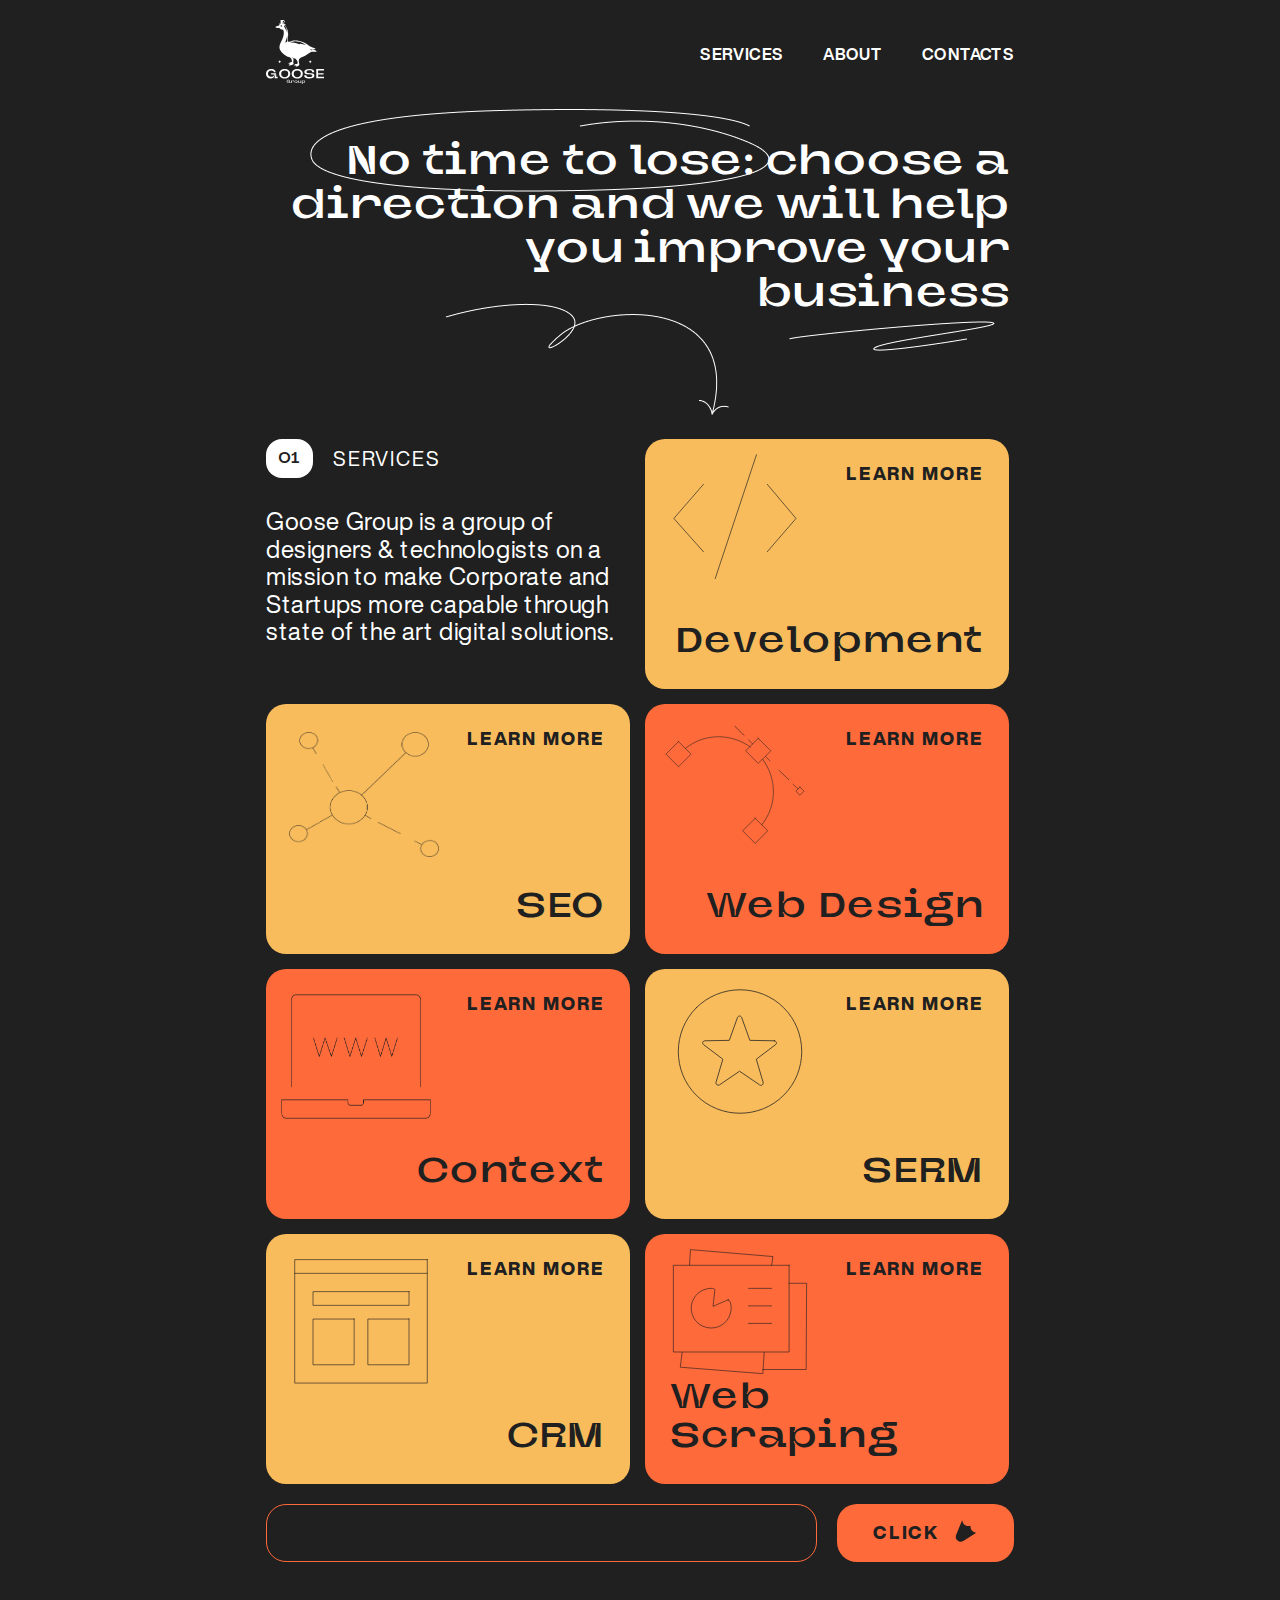
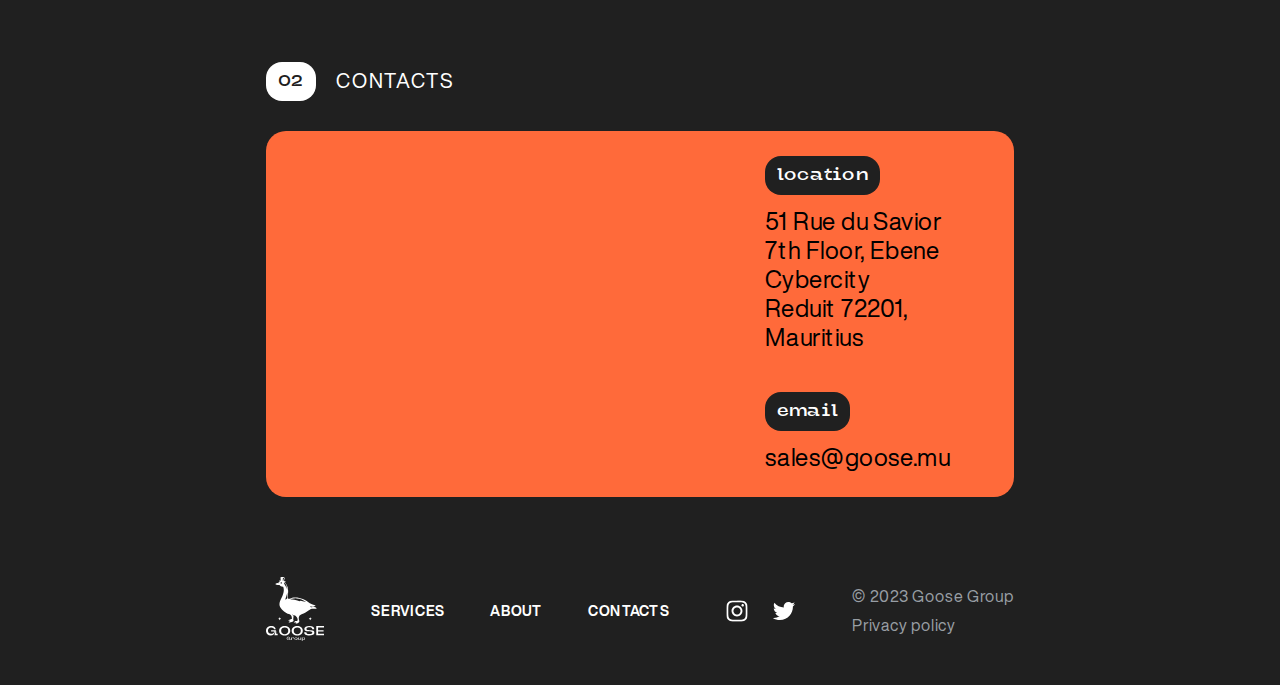
<file: services.html>
<!DOCTYPE html>
<html lang="en">
<head>
    <meta charset="UTF-8">
    <meta name="viewport" content="width=device-width, initial-scale=1.0">
    <link rel="icon" type="image/x-icon" href="./assets/img/favicon.png">
    <link rel="stylesheet" href="assets/css/main.css">
    <title>Services</title>
</head>
<body>
    <div class="wrapper">

        <header class="header">
            <div class="container">
                <div class="header_block">
                    <div class="header_block-L">
                        <a href="#" class="header_block-logo">
                            <picture>
                                <!-- <source media="(max-width: 640px)" type="image/webp" srcset="aaa.webp 1x, aaa2x.webp 2x">
                                <source media="(max-width: 640px)" srcset="aaa.jpg 1x, aaa2x.jpg 2x">
                                <source type="image/webp" srcset="aaa.webp 1x, aaa2x.webp 2x"> -->
                                <img src="./assets/img/mainLogo.svg" srcset="./assets/img/mainLogo.svg" width="58" height="64" alt="Logo" loading="lazy">
                            </picture>
                        </a>
                    </div>
                    <div class="header_block-R">
                        <nav class="header_block-R__nav">
                            <ul class="header_block-R__lists">
                                <li class="header_block-R__list">
                                    <a href="#" class="header__block-link">Services</a>
                                </li>
                                <li class="header_block-R__list">
                                    <a href="#" class="header__block-link">About</a>
                                </li>
                                <li class="header_block-R__list">
                                    <a href="#" class="header__block-link">Contacts</a>
                                </li>
                            </ul>
                            <a class="header_block-R_mail" href="mailto:sales@goose.mu">sales@goose.mu</a>
                            <ul class="header_block-R_social">
                                <li>
                                    <a href="#">
                                        <svg xmlns="http://www.w3.org/2000/svg" width="32" height="32" viewBox="0 0 32 32" fill="none">
                                        <g clip-path="url(#clip0_376_2771)">
                                          <path d="M9.39935 0.174146C7.7036 0.254152 6.54558 0.524771 5.53323 0.922571C4.4855 1.33089 3.59746 1.87882 2.71389 2.76558C1.83031 3.65235 1.28621 4.54102 0.880757 5.59035C0.488376 6.60493 0.222538 7.7639 0.147632 9.46061C0.0727259 11.1573 0.0561508 11.7027 0.0644383 16.0307C0.0727258 20.3587 0.0918509 20.9012 0.174088 22.6014C0.255051 24.2968 0.524713 25.4545 0.922513 26.4672C1.33147 27.5149 1.87876 28.4026 2.76584 29.2865C3.65293 30.1704 4.54096 30.7133 5.59284 31.1194C6.60646 31.5111 7.76576 31.7782 9.46215 31.8525C11.1585 31.9267 11.7046 31.944 16.0313 31.9357C20.358 31.9274 20.9027 31.9083 22.6026 31.8276C24.3025 31.747 25.4542 31.4754 26.4671 31.0795C27.5149 30.6696 28.4032 30.1233 29.2865 29.2359C30.1697 28.3485 30.7135 27.4591 31.1187 26.4092C31.5114 25.3956 31.7782 24.2363 31.8518 22.5412C31.9261 20.84 31.9436 20.2968 31.9353 15.9695C31.927 11.6421 31.9076 11.0996 31.8269 9.40005C31.7463 7.70047 31.4763 6.54628 31.0788 5.53297C30.6692 4.48524 30.1226 3.59816 29.2358 2.71363C28.349 1.8291 27.4591 1.28563 26.4094 0.881452C25.3952 0.489071 24.2365 0.22164 22.5401 0.148327C20.8438 0.0750149 20.2977 0.0562087 15.9694 0.0644962C11.6411 0.0727837 11.0992 0.0912712 9.39935 0.174146ZM9.5855 28.9853C8.0316 28.9177 7.18786 28.6596 6.62559 28.4434C5.88099 28.1566 5.35059 27.8098 4.79023 27.2548C4.22986 26.6999 3.88561 26.1676 3.59491 25.4246C3.37657 24.8623 3.1136 24.0195 3.04093 22.4656C2.96188 20.7861 2.9453 20.2819 2.93606 16.0269C2.92681 11.7719 2.94307 11.2682 3.0167 9.58811C3.083 8.03548 3.34278 7.19079 3.55858 6.62883C3.84545 5.88328 4.19098 5.35383 4.7472 4.79379C5.30341 4.23375 5.83413 3.88886 6.57778 3.59816C7.13941 3.37886 7.98219 3.11812 9.53546 3.04417C11.2162 2.96448 11.7199 2.94855 15.9742 2.9393C20.2286 2.93006 20.7335 2.946 22.4149 3.01995C23.9675 3.08752 24.8125 3.34475 25.3738 3.56182C26.1187 3.8487 26.6488 4.19327 27.2089 4.75044C27.7689 5.30762 28.1141 5.83642 28.4048 6.58166C28.6244 7.1417 28.8852 7.98416 28.9585 9.53838C29.0385 11.2192 29.0567 11.7231 29.0643 15.9771C29.072 20.2312 29.057 20.7364 28.9834 22.4159C28.9155 23.9698 28.6579 24.8138 28.4415 25.3768C28.1546 26.121 27.8088 26.6518 27.2522 27.2115C26.6957 27.7712 26.1656 28.1161 25.4216 28.4068C24.8606 28.6258 24.0169 28.8871 22.4649 28.9611C20.7841 29.0401 20.2805 29.0567 16.0246 29.066C11.7686 29.0752 11.2666 29.058 9.58582 28.9853M22.5781 7.48213C22.5787 7.86041 22.6915 8.23001 22.9022 8.54418C23.1129 8.85835 23.412 9.10298 23.7618 9.24713C24.1115 9.39128 24.4962 9.42848 24.867 9.35402C25.2379 9.27955 25.5784 9.09677 25.8454 8.8288C26.1124 8.56082 26.2939 8.21968 26.367 7.84853C26.4401 7.47738 26.4015 7.09288 26.2561 6.74367C26.1107 6.39446 25.8649 6.09622 25.55 5.88667C25.235 5.67713 24.865 5.56568 24.4867 5.56644C23.9796 5.56745 23.4937 5.76983 23.1357 6.12908C22.7778 6.48832 22.5772 6.97501 22.5781 7.48213ZM7.81676 16.016C7.82568 20.5359 11.4964 24.1916 16.0153 24.183C20.5342 24.1744 24.1925 20.504 24.1839 15.9841C24.1753 11.4643 20.5036 7.80757 15.9841 7.8165C11.4645 7.82542 7.80815 11.4968 7.81676 16.016ZM10.6874 16.0103C10.6853 14.9596 10.9949 13.9318 11.5769 13.057C12.1589 12.1822 12.9873 11.4996 13.9573 11.0956C14.9272 10.6916 15.9952 10.5843 17.0261 10.7872C18.0571 10.9902 19.0047 11.4943 19.7492 12.2358C20.4936 12.9773 21.0015 13.9229 21.2085 14.953C21.4155 15.9832 21.3124 17.0515 20.9122 18.0231C20.5121 18.9946 19.8328 19.8257 18.9603 20.4112C18.0878 20.9967 17.0613 21.3103 16.0105 21.3124C15.3129 21.3138 14.6217 21.1778 13.9766 20.9122C13.3315 20.6465 12.745 20.2563 12.2507 19.764C11.7564 19.2716 11.3639 18.6867 11.0957 18.0426C10.8274 17.3986 10.6887 16.708 10.6874 16.0103Z" fill="white"/>
                                        </g>
                                        <defs>
                                          <clipPath id="clip0_376_2771">
                                            <rect width="31.875" height="31.875" fill="white" transform="translate(0.0625 0.0625)"/>
                                          </clipPath>
                                        </defs>
                                      </svg></a>
                                </li>
                                <li>
                                    <a href="#">
                                        <svg xmlns="http://www.w3.org/2000/svg" width="34" height="34" viewBox="0 0 34 34" fill="none">
                                            <g clip-path="url(#clip0_376_2775)">
                                              <path d="M30.3298 10.099C30.3502 10.3943 30.3502 10.6896 30.3502 10.9876C30.3502 20.0688 23.4369 30.5422 10.7956 30.5422V30.5368C7.06134 30.5422 3.40464 29.4726 0.260986 27.4557C0.80398 27.521 1.3497 27.5537 1.89677 27.5551C4.99143 27.5578 7.99763 26.5194 10.4323 24.6074C7.49138 24.5516 4.9125 22.6341 4.01159 19.8348C5.04178 20.0334 6.10327 19.9926 7.11441 19.7164C3.90816 19.0686 1.60146 16.2515 1.60146 12.98C1.60146 12.95 1.60146 12.9214 1.60146 12.8929C2.5568 13.425 3.62646 13.7203 4.72061 13.7529C1.7008 11.7348 0.769958 7.71742 2.59355 4.57649C6.08286 8.87009 11.2311 11.4803 16.7577 11.7565C16.2038 9.36953 16.9604 6.86822 18.7459 5.19025C21.514 2.58823 25.8674 2.7216 28.4695 5.48828C30.0086 5.1848 31.4838 4.62004 32.8338 3.81983C32.3208 5.41071 31.247 6.76207 29.8126 7.62079C31.1749 7.46021 32.5058 7.09549 33.7592 6.53889C32.8365 7.92155 31.6743 9.12593 30.3298 10.099Z" fill="white"/>
                                            </g>
                                            <defs>
                                              <clipPath id="clip0_376_2775">
                                                <rect width="33.75" height="33.75" fill="white" transform="translate(0.125 0.125)"/>
                                              </clipPath>
                                            </defs>
                                          </svg>
                                    </a>
                                </li>
                            </ul>
                        </nav>
                        <a href="#" class="header_block-menu">
                            <span class="menuText">Menu</span>
                            <picture class="menuLines">
                                <img src="./assets/img/menuLines.svg" srcset="./assets/img/menuLines.svg" width="24" height="24" alt="menu lines" loading="lazy">
                            </picture>
                            <picture class="menuX">
                                <img src="./assets/img/menuX.svg" srcset="./assets/img/menuX.svg" width="24" height="24" alt="menu lines" loading="lazy">
                            </picture>
                        </a>
                    </div>
                </div>
            </div>
        </header>

        <main>
            <section class="hero">
                <div class="container">
                    <div class="hero_block">
                        <div class="hero_main hero_serv-main">
                            <h1 class="hero_title hero_serv-title">
                                No time to lose: choose a direction and we will help you improve your business
                            </h1>
                        </div>
                    </div>
                </div>
            </section>

            <section class="services">
                <div class="container">
                    <div class="services_block">
                        <div class="services_items">
                            <div class="services_items-info">
                                <span class="services_items-info__title">
                                    <span class="services_items-info__title-numb">01</span>
                                    <span class="services_items-info__title-span">Services</span>
                                </span>
                                <p class="services_items-info__text">Goose Group is a group of designers & technologists on a mission to make Corporate and Startups more capable through state of the art digital solutions.</p>
                            </div>
                            <a href="#" class="services_item yellow">
                                <span class="services_item-more">learn more</span>
                                <span class="services_item-name">Development</span>
                                <picture>
                                    <img src="./assets/img/Development.svg" srcset="./assets/img/Development.svg" width="186" height="189" alt="development" loading="lazy">
                                </picture>
                            </a>
                            <a href="#" class="services_item yellow">
                                <span class="services_item-more">learn more</span>
                                <span class="services_item-name">SEO</span>
                                <picture>
                                    <img src="./assets/img/SEO.png" srcset="./assets/img/SEO.png" width="325" height="304" alt="seo" loading="lazy">
                                </picture>
                            </a>
                            <a href="#" class="services_item orange">
                                <span class="services_item-more">learn more</span>
                                <span class="services_item-name">Web Design</span>
                                <picture>
                                    <img src="./assets/img/Design.svg" srcset="./assets/img/Design.svg" width="255" height="250" alt="Design" loading="lazy">
                                </picture>
                            </a>
                            <a href="#" class="services_item orange">
                                <span class="services_item-more">learn more</span>
                                <span class="services_item-name">Context</span>
                                <picture>
                                    <img src="./assets/img/context.png" srcset="./assets/img/context.png" width="257" height="180" alt="Context" loading="lazy">
                                </picture>
                            </a>
                            <a href="#" class="services_item yellow">
                                <span class="services_item-more">learn more</span>
                                <span class="services_item-name">SERM</span>
                                <picture>
                                    <img src="./assets/img/SERM.svg" srcset="./assets/img/SERM.svg" width="160" height="160" alt="SERM" loading="lazy">
                                </picture>
                            </a>
                            <a href="#" class="services_item yellow">
                                <span class="services_item-more">learn more</span>
                                <span class="services_item-name">CRM</span>
                                <picture>
                                    <img src="./assets/img/crm.svg" srcset="./assets/img/crm.svg" width="210" height="195" alt="CRM" loading="lazy">
                                </picture>
                            </a>
                            <a href="#" class="services_item orange">
                                <span class="services_item-more">learn more</span>
                                <span class="services_item-name">Web Scraping</span>
                                <picture>
                                    <img src="./assets/img/scraping.svg" srcset="./assets/img/scraping.svg" width="210" height="195" alt="Web Scraping" loading="lazy">
                                </picture>
                            </a>
                        </div>
                        <div class="services_action">
                            <div class="services_action-block">
                                <p class="services_action-text">
                                    If you want to get a consultation right now, click
                                    <picture>
                                        <img src="./assets/img/servicesActImg.svg" srcset="./assets/img/servicesActImg.svg" width="8" height="8" alt="star" loading="lazy">
                                    </picture>
                                </p>
                            </div>
                            <a href="#" class="services_action-btn orange modalOpenBtn">
                                CLick
                                <picture>
                                    <img src="./assets/img/gooseFootBlack.svg" srcset="./assets/img/gooseFootBlack.svg" width="24" height="24" alt="FOOT" loading="lazy">
                                </picture>
                            </a>
                        </div>
                    </div>
                </div>
            </section>

            <section class="contacts">
                <div class="container">
                    <div class="contacts_block">
                        <span class="section_title">
                            <span class="section_title-numb">02</span>
                            <span class="section_title-name">Contacts</span>
                        </span>
                        <div class="contacts_info">
                            <div class="contacts_info-L">
                                <iframe class="map" src="https://www.google.com/maps/embed?pb=!1m14!1m12!1m3!1d3147.795011853631!2d57.490481237593634!3d-20.243059832401208!2m3!1f0!2f0!3f0!3m2!1i1024!2i768!4f13.1!5e0!3m2!1sru!2s!4v1697648365977!5m2!1sru!2s" width="763" height="300" style="border:0;" allowfullscreen="" loading="lazy" referrerpolicy="no-referrer-when-downgrade"></iframe>
                            </div>
                            <div class="contacts_info-R">
                                <div class="contacts_info-R__item">
                                    <span class="contacts_info-R__item-span">location</span>
                                    <span class="contacts_info-R__item-info">51 Rue du Savior 7th Floor, Ebene Cybercity Reduit 72201, Mauritius</span>
                                </div>
                                <div class="contacts_info-R__item">
                                    <span class="contacts_info-R__item-span">email</span>
                                    <a href="mailto:sales@goose.mu" class="contacts_info-R__item-info">sales@goose.mu</a>
                                </div>
                            </div>
                        </div>
                    </div>
                </div>
            </section>
        </main>

        <footer class="footer">
            <div class="container">
                <div class="footer_block">
                    <a href="#" class="footer_logo">
                        <picture>
                            <!-- <source media="(max-width: 640px)" type="image/webp" srcset="aaa.webp 1x, aaa2x.webp 2x">
                            <source media="(max-width: 640px)" srcset="aaa.jpg 1x, aaa2x.jpg 2x">
                            <source type="image/webp" srcset="aaa.webp 1x, aaa2x.webp 2x"> -->
                            <img src="./assets/img/mainLogo.svg" srcset="./assets/img/mainLogo.svg" width="58" height="64" alt="Logo" loading="lazy">
                        </picture>
                    </a>
                    <nav class="footer_nav">
                        <ul class="footer_lists">
                            <li class="footer_list">
                                <a href="#" class="footer_link">Services</a>
                            </li>
                            <li class="footer_list">
                                <a href="#" class="footer_link">About</a>
                            </li>
                            <li class="footer_list">
                                <a href="#" class="footer_link">Contacts</a>
                            </li>
                        </ul>
                    </nav>
                    <nav class="footer_socMed">
                        <ul class="footer_socMed-lists">
                            <li class="footer_socMed-list">
                                <a href="#" class="footer_socMed-link">
                                    <svg xmlns="http://www.w3.org/2000/svg" width="22" height="22" viewBox="0 0 22 22" fill="none">
                                        <g clip-path="url(#clip0_323_775)">
                                          <path d="M6.59957 0.449309C5.46907 0.502646 4.69706 0.683059 4.02216 0.948259C3.32367 1.22047 2.73164 1.58576 2.14259 2.17693C1.55354 2.76811 1.1908 3.36056 0.920505 4.06011C0.658917 4.7365 0.481692 5.50915 0.431755 6.64028C0.381817 7.77142 0.370767 8.13501 0.376292 11.0203C0.381817 13.9057 0.394567 14.2673 0.449392 15.4008C0.503367 16.5311 0.683142 17.3029 0.948342 17.978C1.22098 18.6765 1.58584 19.2683 2.17723 19.8576C2.76862 20.4468 3.36064 20.8087 4.06189 21.0794C4.73764 21.3406 5.51051 21.5187 6.64143 21.5682C7.77236 21.6177 8.13637 21.6292 11.0208 21.6237C13.9053 21.6181 14.2685 21.6054 15.4017 21.5516C16.535 21.4979 17.3028 21.3168 17.9781 21.0529C18.6766 20.7796 19.2688 20.4154 19.8577 19.8238C20.4465 19.2322 20.809 18.6393 21.0791 17.9393C21.3409 17.2636 21.5188 16.4907 21.5679 15.3606C21.6174 14.2265 21.6291 13.8644 21.6235 10.9795C21.618 8.09464 21.605 7.73296 21.5513 6.59991C21.4975 5.46686 21.3175 4.6974 21.0525 4.02186C20.7795 3.32337 20.415 2.73198 19.8239 2.1423C19.2327 1.55261 18.6394 1.1903 17.9396 0.920846C17.2635 0.659259 16.491 0.480971 15.3601 0.432096C14.2292 0.383221 13.8652 0.370684 10.9796 0.376209C8.09408 0.381734 7.73283 0.394059 6.59957 0.449309ZM6.72367 19.6568C5.68773 19.6117 5.12524 19.4396 4.75039 19.2955C4.25399 19.1043 3.90039 18.8731 3.52682 18.5031C3.15324 18.1331 2.92374 17.7783 2.72994 17.2829C2.58438 16.9081 2.40907 16.3462 2.36062 15.3103C2.30792 14.1906 2.29687 13.8544 2.2907 11.0178C2.28454 8.18112 2.29538 7.84537 2.34447 6.72528C2.38867 5.6902 2.56185 5.12707 2.70572 4.75243C2.89697 4.2554 3.12732 3.90243 3.49813 3.52907C3.86894 3.15571 4.22275 2.92578 4.71852 2.73198C5.09294 2.58578 5.65479 2.41196 6.69031 2.36266C7.81082 2.30953 8.14657 2.29891 10.9828 2.29275C13.819 2.28658 14.1556 2.29721 15.2766 2.34651C16.3117 2.39156 16.875 2.56305 17.2492 2.70776C17.7458 2.89901 18.0992 3.12872 18.4726 3.50017C18.8459 3.87162 19.0761 4.22416 19.2699 4.72098C19.4163 5.09435 19.5901 5.65598 19.639 6.69213C19.6923 7.81265 19.7044 8.14861 19.7095 10.9846C19.7146 13.8207 19.7047 14.1575 19.6556 15.2771C19.6103 16.3131 19.4386 16.8758 19.2943 17.251C19.1031 17.7472 18.8725 18.101 18.5015 18.4742C18.1305 18.8473 17.7771 19.0773 17.2811 19.2711C16.9071 19.4171 16.3446 19.5913 15.3099 19.6406C14.1894 19.6933 13.8537 19.7044 11.0164 19.7105C8.17908 19.7167 7.84439 19.7052 6.72388 19.6568M15.3854 5.3213C15.3858 5.57349 15.461 5.81989 15.6015 6.02933C15.7419 6.23878 15.9414 6.40187 16.1745 6.49797C16.4077 6.59407 16.6641 6.61887 16.9114 6.56922C17.1586 6.51958 17.3856 6.39773 17.5636 6.21908C17.7416 6.04042 17.8626 5.813 17.9113 5.56556C17.9601 5.31813 17.9343 5.0618 17.8374 4.82899C17.7404 4.59618 17.5766 4.39736 17.3667 4.25766C17.1567 4.11796 16.91 4.04367 16.6578 4.04417C16.3198 4.04485 15.9958 4.17977 15.7572 4.41926C15.5185 4.65876 15.3848 4.98322 15.3854 5.3213ZM5.54451 11.0106C5.55046 14.0238 7.99761 16.461 11.0102 16.4552C14.0228 16.4495 16.4617 14.0026 16.456 10.9893C16.4502 7.97606 14.0024 5.53826 10.9894 5.54421C7.97636 5.55016 5.53877 7.99773 5.54451 11.0106ZM7.45828 11.0067C7.45689 10.3062 7.66326 9.62108 8.05128 9.03788C8.43929 8.45467 8.99154 7.99962 9.63817 7.73028C10.2848 7.46093 10.9968 7.38939 11.6841 7.52468C12.3714 7.65998 13.0031 7.99605 13.4994 8.49039C13.9957 8.98473 14.3343 9.61514 14.4723 10.3019C14.6103 10.9886 14.5416 11.7009 14.2748 12.3486C14.008 12.9963 13.5552 13.5503 12.9735 13.9407C12.3919 14.331 11.7075 14.5401 11.007 14.5415C10.5419 14.5424 10.0811 14.4518 9.65107 14.2747C9.22098 14.0975 8.83001 13.8374 8.50046 13.5092C8.17092 13.181 7.90927 12.791 7.73045 12.3616C7.55163 11.9323 7.45914 11.4719 7.45828 11.0067Z" fill="white"/>
                                        </g>
                                        <defs>
                                          <clipPath id="clip0_323_775">
                                            <rect width="21.25" height="21.25" fill="white" transform="translate(0.375 0.375)"/>
                                          </clipPath>
                                        </defs>
                                    </svg>
                                </a>
                            </li>
                            <li class="footer_socMed-list">
                                <a href="#" class="footer_socMed-link">
                                    <svg xmlns="http://www.w3.org/2000/svg" width="24" height="24" viewBox="0 0 24 24" fill="none">
                                        <g clip-path="url(#clip0_323_779)">
                                          <path d="M20.8867 7.39931C20.9003 7.59619 20.9003 7.79306 20.9003 7.99175C20.9003 14.0459 16.2914 21.0281 7.8639 21.0281V21.0245C5.37439 21.0281 2.93659 20.315 0.84082 18.9705C1.20282 19.014 1.56663 19.0358 1.93134 19.0367C3.99445 19.0385 5.99858 18.3463 7.62167 17.0716C5.66108 17.0344 3.94183 15.7561 3.34122 13.8898C4.02802 14.0223 4.73568 13.9951 5.40977 13.8109C3.27227 13.3791 1.73447 11.501 1.73447 9.31998C1.73447 9.30002 1.73447 9.28097 1.73447 9.26191C2.37136 9.61665 3.08447 9.81353 3.81391 9.8353C1.8007 8.48984 1.18013 5.81161 2.39586 3.71766C4.72207 6.58006 8.15423 8.32018 11.8386 8.50435C11.4693 6.91302 11.9738 5.24548 13.1641 4.12683C15.0095 2.39215 17.9118 2.48107 19.6465 4.32552C20.6726 4.1232 21.656 3.74669 22.556 3.21322C22.214 4.27381 21.4982 5.17472 20.5419 5.7472C21.4501 5.64014 22.3374 5.39699 23.173 5.02592C22.5579 5.9477 21.7831 6.75062 20.8867 7.39931Z" fill="white"/>
                                        </g>
                                        <defs>
                                          <clipPath id="clip0_323_779">
                                            <rect width="22.5" height="22.5" fill="white" transform="translate(0.75 0.75)"/>
                                          </clipPath>
                                        </defs>
                                      </svg>
                                </a>
                            </li>
                        </ul>
                    </nav>
                    <div class="footer_info">
                        <span class="footer_info-span">© 2023 Goose Group</span>
                        <a href="#" class="footer_PrivPol">Privacy policy</a>
                    </div>
                </div>
            </div>
        </footer>

        <div class="modalContactUs">
            <div class="container">
                <div class="modalContactUs_block">
                    <div class="modalContactUs_sides">
                        <div class="modalContactUs_L">
                            <picture>
                                <img src="./assets/img/mainLogo.svg" srcset="./assets/img/mainLogo.svg" width="58" height="64" alt="Logo" loading="lazy">
                            </picture>
                            <span class="modalContactUs_L-title">Develop-<br>ment</span>
                            <a href="#" class="modalContactUs_L-subtitle">see how we do it</a>
                        </div>
                        <div class="modalContactUs_R">
                            <span class="modalContactUs_R-title">Contact us</span>
                            <span class="modalContactUs_R-subtitle">Contact us so that we can get to know each other better. <br> But remember: we only work with nice people!</span>

                            <form method="post" class="modalContactUs_form">
                                <div class="modalContactUs_form-actions">
                                    <div class="input-wrapper">
                                        <input type="text" id="input" class="form-control action_inp" name="Name" placeholder="">
                                        <label for="input" class="control-label">Name</label>
                                    </div>
                                    <div class="input-wrapper">
                                        <input type="text" id="phoneInp" class="form-control action_inp phoneInp" name="Phone" placeholder="">
                                        <label for="phoneInp" class="control-label">Phone</label>
                                    </div>
                                    <div class="input-wrapper">
                                        <input type="email" id="mailInp" class="form-control action_inp mailInp" name="Email" placeholder="">
                                        <label for="mailInp" class="control-label">Email</label>
                                    </div>
                                    <label class="modalContactUs_form-label">
                                        <input type="checkbox" name="personalData" required>
                                        <span class="modalContactUs_form-checker">
                                            <svg xmlns="http://www.w3.org/2000/svg" width="14" height="14" viewBox="0 0 14 14" fill="none">
                                            <path d="M11.6666 3.5L5.24992 9.91667L2.33325 7" stroke="#202020" stroke-linecap="square"/>
                                            </svg>
                                        </span>
                                        <span class="modalContactUs_form-label__text" >I agree to the processing of personal data</span>
                                    </label>
                                    <button class="modalContactUs_form-btn orange">
                                        get a consultation
                                        <picture>
                                            <img src="./assets/img/gooseFootBlack.svg" srcset="./assets/img/gooseFootBlack.svg" width="24" height="24" alt="FOOT" loading="lazy">
                                        </picture>
                                    </button>
                                    <a href="#" class="modalContactUs_form-closeT">to close</a>
                                    <a href="#" class="modalContactUs_form-closeI">
                                        <svg xmlns="http://www.w3.org/2000/svg" width="32" height="32" viewBox="0 0 32 32" fill="none">
                                            <path d="M9.401 9.40039L22.6003 22.5997" stroke="#989EA4" stroke-linecap="square" stroke-linejoin="round"/>
                                            <path d="M9.401 22.5996L22.6003 9.40028" stroke="#989EA4" stroke-linecap="square" stroke-linejoin="round"/>
                                        </svg>
                                    </a>
                                </div>
                            </form>
                        </div>
                    </div>
                </div>
            </div>
        </div>

    </div>

    <script src="assets/js/jQuery-3.7.1.min.js"></script>
    <script src="assets/js/jquery.validate.min.js"></script>
    <script src="assets/js/additional-methods.min.js"></script>
    <script src="assets/js/jquery.inputmask.min.js"></script>
    <script src="assets/js/main.js"></script>
</body>
</html>
</file>
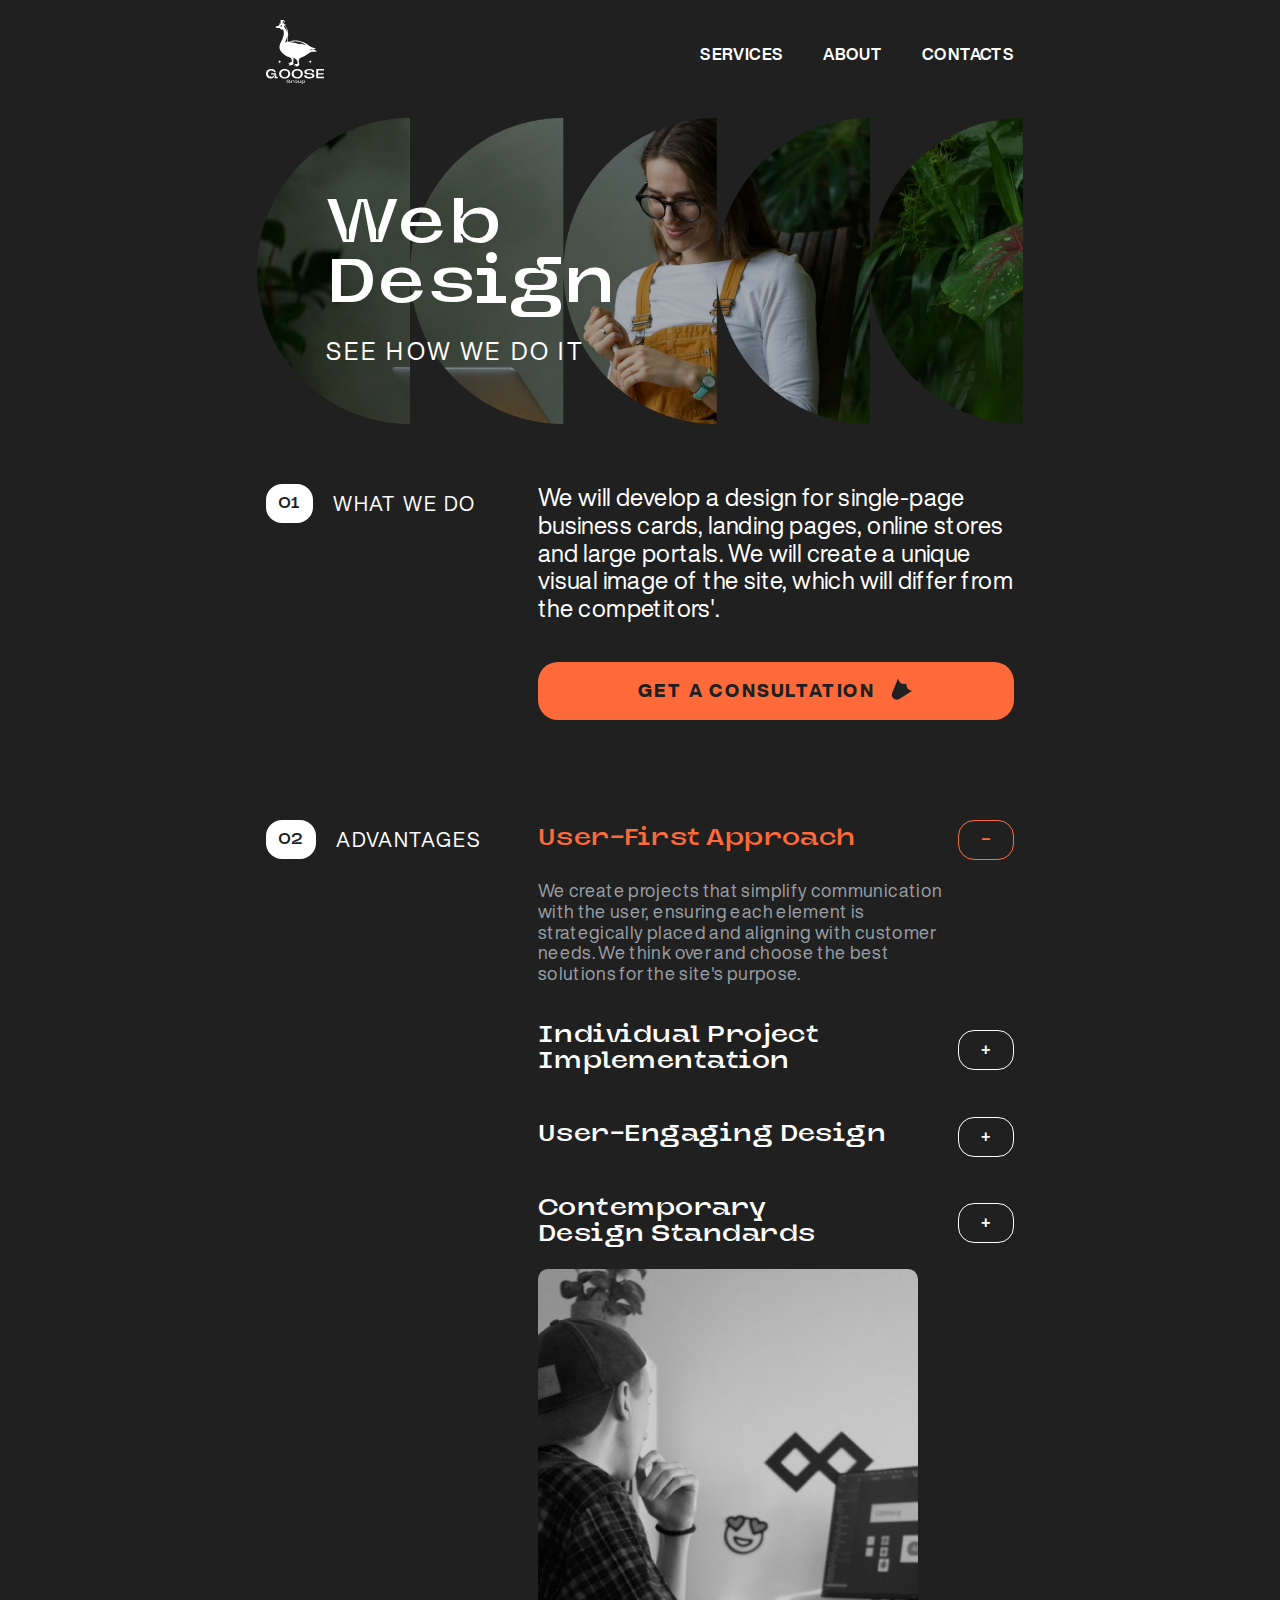
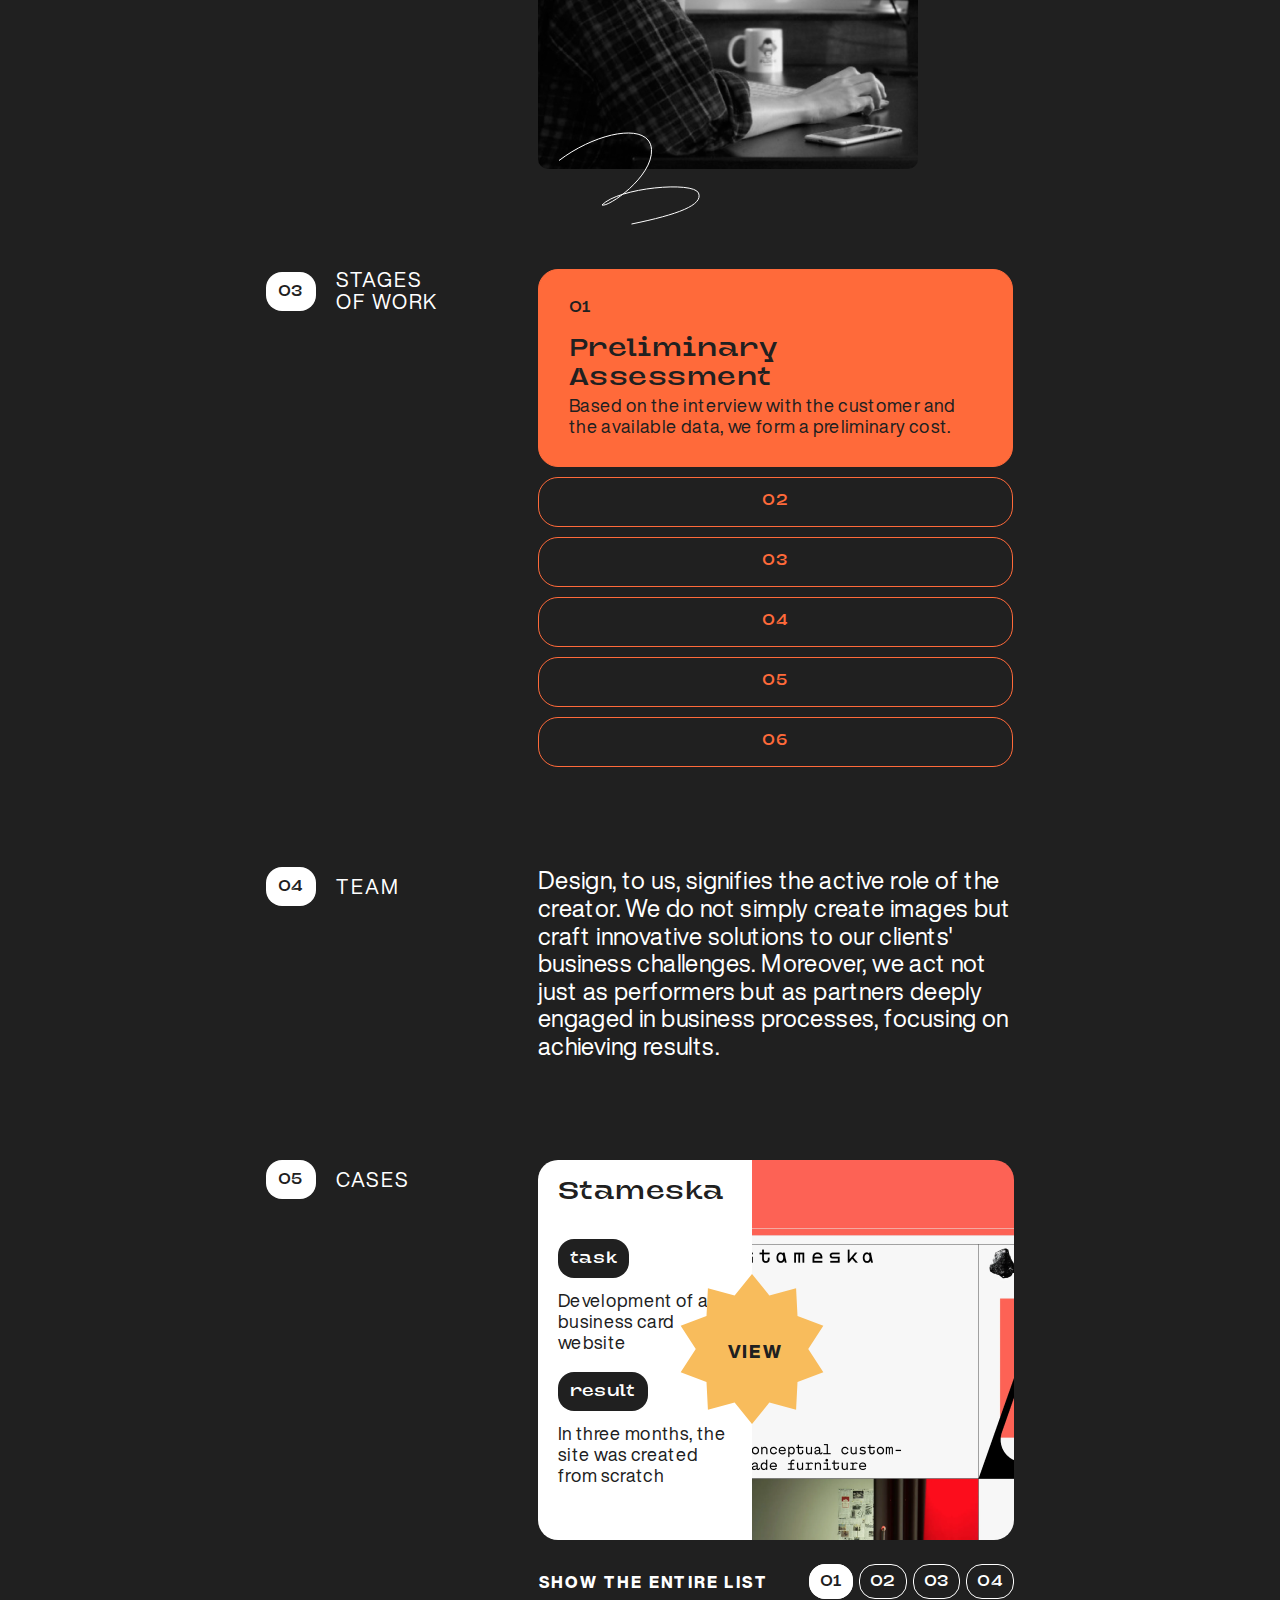
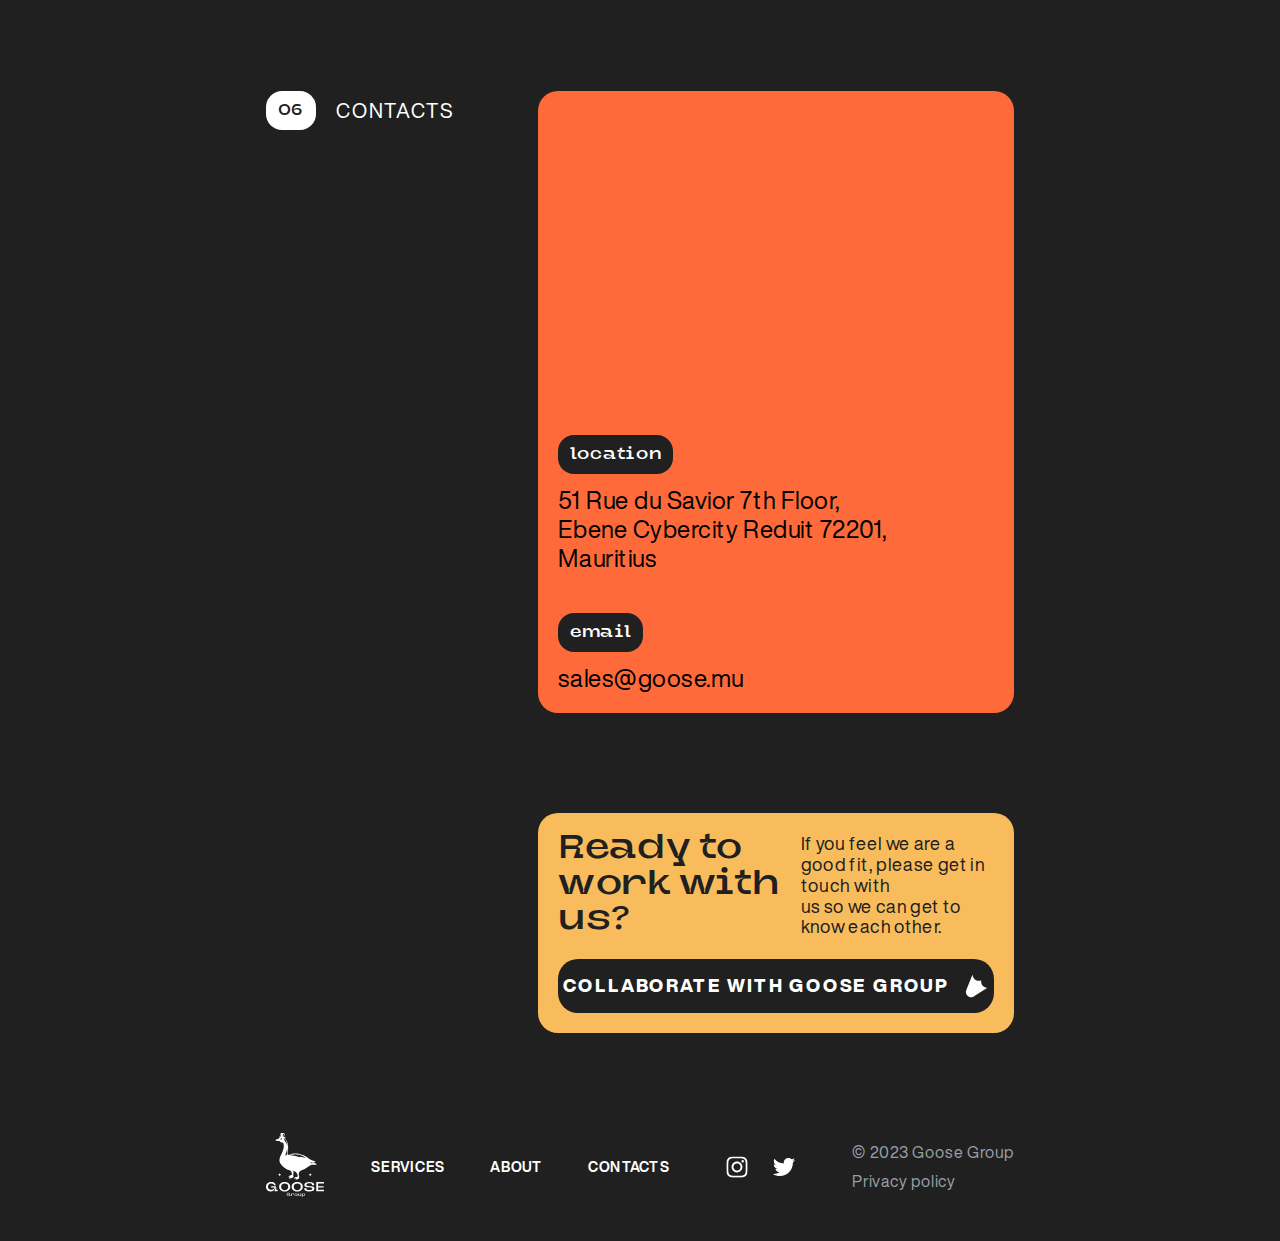
<file: webdesign.html>
<!DOCTYPE html>
<html lang="en">
<head>
    <meta charset="UTF-8">
    <meta name="viewport" content="width=device-width, initial-scale=1.0">
    <link rel="icon" type="image/x-icon" href="./assets/img/favicon.png">
    <link rel="stylesheet" href="assets/css/main.css">
    <title>Web Design</title>
</head>
<body>

    <div class="wrapper">

        <header class="header">
            <div class="container">
                <div class="header_block">
                    <div class="header_block-L">
                        <a href="#" class="header_block-logo">
                            <picture>
                                <!-- <source media="(max-width: 640px)" type="image/webp" srcset="aaa.webp 1x, aaa2x.webp 2x">
                                <source media="(max-width: 640px)" srcset="aaa.jpg 1x, aaa2x.jpg 2x">
                                <source type="image/webp" srcset="aaa.webp 1x, aaa2x.webp 2x"> -->
                                <img src="./assets/img/mainLogo.svg" srcset="./assets/img/mainLogo.svg" width="58" height="64" alt="Logo" loading="lazy">
                            </picture>
                        </a>
                    </div>
                    <div class="header_block-R">
                        <nav class="header_block-R__nav">
                            <ul class="header_block-R__lists">
                                <li class="header_block-R__list">
                                    <a href="#" class="header__block-link">Services</a>
                                </li>
                                <li class="header_block-R__list">
                                    <a href="#" class="header__block-link">About</a>
                                </li>
                                <li class="header_block-R__list">
                                    <a href="#" class="header__block-link">Contacts</a>
                                </li>
                            </ul>
                            <a class="header_block-R_mail" href="mailto:sales@goose.mu">sales@goose.mu</a>
                            <ul class="header_block-R_social">
                                <li>
                                    <a href="#">
                                        <svg xmlns="http://www.w3.org/2000/svg" width="32" height="32" viewBox="0 0 32 32" fill="none">
                                        <g clip-path="url(#clip0_376_2771)">
                                          <path d="M9.39935 0.174146C7.7036 0.254152 6.54558 0.524771 5.53323 0.922571C4.4855 1.33089 3.59746 1.87882 2.71389 2.76558C1.83031 3.65235 1.28621 4.54102 0.880757 5.59035C0.488376 6.60493 0.222538 7.7639 0.147632 9.46061C0.0727259 11.1573 0.0561508 11.7027 0.0644383 16.0307C0.0727258 20.3587 0.0918509 20.9012 0.174088 22.6014C0.255051 24.2968 0.524713 25.4545 0.922513 26.4672C1.33147 27.5149 1.87876 28.4026 2.76584 29.2865C3.65293 30.1704 4.54096 30.7133 5.59284 31.1194C6.60646 31.5111 7.76576 31.7782 9.46215 31.8525C11.1585 31.9267 11.7046 31.944 16.0313 31.9357C20.358 31.9274 20.9027 31.9083 22.6026 31.8276C24.3025 31.747 25.4542 31.4754 26.4671 31.0795C27.5149 30.6696 28.4032 30.1233 29.2865 29.2359C30.1697 28.3485 30.7135 27.4591 31.1187 26.4092C31.5114 25.3956 31.7782 24.2363 31.8518 22.5412C31.9261 20.84 31.9436 20.2968 31.9353 15.9695C31.927 11.6421 31.9076 11.0996 31.8269 9.40005C31.7463 7.70047 31.4763 6.54628 31.0788 5.53297C30.6692 4.48524 30.1226 3.59816 29.2358 2.71363C28.349 1.8291 27.4591 1.28563 26.4094 0.881452C25.3952 0.489071 24.2365 0.22164 22.5401 0.148327C20.8438 0.0750149 20.2977 0.0562087 15.9694 0.0644962C11.6411 0.0727837 11.0992 0.0912712 9.39935 0.174146ZM9.5855 28.9853C8.0316 28.9177 7.18786 28.6596 6.62559 28.4434C5.88099 28.1566 5.35059 27.8098 4.79023 27.2548C4.22986 26.6999 3.88561 26.1676 3.59491 25.4246C3.37657 24.8623 3.1136 24.0195 3.04093 22.4656C2.96188 20.7861 2.9453 20.2819 2.93606 16.0269C2.92681 11.7719 2.94307 11.2682 3.0167 9.58811C3.083 8.03548 3.34278 7.19079 3.55858 6.62883C3.84545 5.88328 4.19098 5.35383 4.7472 4.79379C5.30341 4.23375 5.83413 3.88886 6.57778 3.59816C7.13941 3.37886 7.98219 3.11812 9.53546 3.04417C11.2162 2.96448 11.7199 2.94855 15.9742 2.9393C20.2286 2.93006 20.7335 2.946 22.4149 3.01995C23.9675 3.08752 24.8125 3.34475 25.3738 3.56182C26.1187 3.8487 26.6488 4.19327 27.2089 4.75044C27.7689 5.30762 28.1141 5.83642 28.4048 6.58166C28.6244 7.1417 28.8852 7.98416 28.9585 9.53838C29.0385 11.2192 29.0567 11.7231 29.0643 15.9771C29.072 20.2312 29.057 20.7364 28.9834 22.4159C28.9155 23.9698 28.6579 24.8138 28.4415 25.3768C28.1546 26.121 27.8088 26.6518 27.2522 27.2115C26.6957 27.7712 26.1656 28.1161 25.4216 28.4068C24.8606 28.6258 24.0169 28.8871 22.4649 28.9611C20.7841 29.0401 20.2805 29.0567 16.0246 29.066C11.7686 29.0752 11.2666 29.058 9.58582 28.9853M22.5781 7.48213C22.5787 7.86041 22.6915 8.23001 22.9022 8.54418C23.1129 8.85835 23.412 9.10298 23.7618 9.24713C24.1115 9.39128 24.4962 9.42848 24.867 9.35402C25.2379 9.27955 25.5784 9.09677 25.8454 8.8288C26.1124 8.56082 26.2939 8.21968 26.367 7.84853C26.4401 7.47738 26.4015 7.09288 26.2561 6.74367C26.1107 6.39446 25.8649 6.09622 25.55 5.88667C25.235 5.67713 24.865 5.56568 24.4867 5.56644C23.9796 5.56745 23.4937 5.76983 23.1357 6.12908C22.7778 6.48832 22.5772 6.97501 22.5781 7.48213ZM7.81676 16.016C7.82568 20.5359 11.4964 24.1916 16.0153 24.183C20.5342 24.1744 24.1925 20.504 24.1839 15.9841C24.1753 11.4643 20.5036 7.80757 15.9841 7.8165C11.4645 7.82542 7.80815 11.4968 7.81676 16.016ZM10.6874 16.0103C10.6853 14.9596 10.9949 13.9318 11.5769 13.057C12.1589 12.1822 12.9873 11.4996 13.9573 11.0956C14.9272 10.6916 15.9952 10.5843 17.0261 10.7872C18.0571 10.9902 19.0047 11.4943 19.7492 12.2358C20.4936 12.9773 21.0015 13.9229 21.2085 14.953C21.4155 15.9832 21.3124 17.0515 20.9122 18.0231C20.5121 18.9946 19.8328 19.8257 18.9603 20.4112C18.0878 20.9967 17.0613 21.3103 16.0105 21.3124C15.3129 21.3138 14.6217 21.1778 13.9766 20.9122C13.3315 20.6465 12.745 20.2563 12.2507 19.764C11.7564 19.2716 11.3639 18.6867 11.0957 18.0426C10.8274 17.3986 10.6887 16.708 10.6874 16.0103Z" fill="white"/>
                                        </g>
                                        <defs>
                                          <clipPath id="clip0_376_2771">
                                            <rect width="31.875" height="31.875" fill="white" transform="translate(0.0625 0.0625)"/>
                                          </clipPath>
                                        </defs>
                                      </svg></a>
                                </li>
                                <li>
                                    <a href="#">
                                        <svg xmlns="http://www.w3.org/2000/svg" width="34" height="34" viewBox="0 0 34 34" fill="none">
                                            <g clip-path="url(#clip0_376_2775)">
                                              <path d="M30.3298 10.099C30.3502 10.3943 30.3502 10.6896 30.3502 10.9876C30.3502 20.0688 23.4369 30.5422 10.7956 30.5422V30.5368C7.06134 30.5422 3.40464 29.4726 0.260986 27.4557C0.80398 27.521 1.3497 27.5537 1.89677 27.5551C4.99143 27.5578 7.99763 26.5194 10.4323 24.6074C7.49138 24.5516 4.9125 22.6341 4.01159 19.8348C5.04178 20.0334 6.10327 19.9926 7.11441 19.7164C3.90816 19.0686 1.60146 16.2515 1.60146 12.98C1.60146 12.95 1.60146 12.9214 1.60146 12.8929C2.5568 13.425 3.62646 13.7203 4.72061 13.7529C1.7008 11.7348 0.769958 7.71742 2.59355 4.57649C6.08286 8.87009 11.2311 11.4803 16.7577 11.7565C16.2038 9.36953 16.9604 6.86822 18.7459 5.19025C21.514 2.58823 25.8674 2.7216 28.4695 5.48828C30.0086 5.1848 31.4838 4.62004 32.8338 3.81983C32.3208 5.41071 31.247 6.76207 29.8126 7.62079C31.1749 7.46021 32.5058 7.09549 33.7592 6.53889C32.8365 7.92155 31.6743 9.12593 30.3298 10.099Z" fill="white"/>
                                            </g>
                                            <defs>
                                              <clipPath id="clip0_376_2775">
                                                <rect width="33.75" height="33.75" fill="white" transform="translate(0.125 0.125)"/>
                                              </clipPath>
                                            </defs>
                                          </svg>
                                    </a>
                                </li>
                            </ul>
                        </nav>
                        <a href="#" class="header_block-menu">
                            <span class="menuText">Menu</span>
                            <picture class="menuLines">
                                <img src="./assets/img/menuLines.svg" srcset="./assets/img/menuLines.svg" width="24" height="24" alt="menu lines" loading="lazy">
                            </picture>
                            <picture class="menuX">
                                <img src="./assets/img/menuX.svg" srcset="./assets/img/menuX.svg" width="24" height="24" alt="menu lines" loading="lazy">
                            </picture>
                        </a>
                    </div>
                </div>
            </div>
        </header>
    
        <main>
            <section class="devHero seoHero webDesignHero">
                <div class="container">
                    <div class="devHero_block">
                        <h1 class="section_maintitle">Web<br> Design</h1>
                        <a href="#" class="section_link">see how we do it</a>
                    </div>
                </div>
            </section>

            <section class="whatWeDo">
                <div class="container">
                    <div class="whatWeDo_block">
                        <div class="devBlock_sides">
                            <div class="devBlock_L">
                                <span class="section_title">
                                    <span class="section_title-numb">01</span>
                                    <span class="section_title-name">what we do</span>
                                </span>
                            </div>
                            <div class="devBlock_R">
                                <p class="whatWeDo_text">We will develop a design for single-page business cards, landing pages, online stores and large portals. We will create a unique visual image of the site, which will differ from the competitors'.</p>
                                <a href="#" class="whatWeDo_btn orange modalOpenBtn">
                                    get a consultation
                                    <picture>
                                        <img src="./assets/img/gooseFootBlack.svg" srcset="./assets/img/gooseFootBlack.svg" width="24" height="24" alt="FOOT" loading="lazy">
                                    </picture>
                                </a>
                            </div>
                        </div>
                    </div>
                </div>
            </section>

            <section class="advantages">
                <div class="container">
                    <div class="advantages_block">
                        <div class="devBlock_sides">
                            <div class="devBlock_L">
                                <span class="section_title">
                                    <span class="section_title-numb">02</span>
                                    <span class="section_title-name">advantages</span>
                                </span>
                            </div>
                            <div class="devBlock_R devblock_R-sides">
                                <div class="devblock_R-L">
                                    <div class="devblock_R-L-item active">
                                        <a href="#" class="devblock_R-L-item__link">User-First Approach
                                        </a>
                                        <p class="devblock_R-L-item__text">We create projects that simplify communication with the user, ensuring each element is strategically placed and aligning with customer needs. We think over and choose the best solutions for the site's purpose.</p>
                                    </div>
                                    <div class="devblock_R-L-item">
                                        <a href="#" class="devblock_R-L-item__link">Individual Project<br> Implementation
                                        </a>
                                        <p class="devblock_R-L-item__text">We implement projects of any complexity — from small-budget websites to large-scale portals. We approach the deadlines responsibly, taking into account the specifics of the direction in which the site is being created.</p>
                                    </div>
                                    <div class="devblock_R-L-item">
                                        <a href="#" class="devblock_R-L-item__link">User-Engaging  Design
                                        </a>
                                        <p class="devblock_R-L-item__text">We design and implement visual mechanics and animations necessary for an accurate user experience.</p>
                                    </div>
                                    <div class="devblock_R-L-item">
                                        <a href="#" class="devblock_R-L-item__link">Contemporary<br> Design Standards
                                        </a>
                                        <p class="devblock_R-L-item__text">We draw each layout element considering modern standards: typography, composition, color schemes, and buttons. We think over and show the process step by step to display the whole picture.</p>
                                    </div>
                                </div>
                                <div class="devblock_R-R">
                                    <picture>
                                        <img src="./assets/img/webdesignAdvImg.png" srcset="./assets/img/webdesignAdvImg.png" width="380" height="500" alt="advantages img" loading="lazy">
                                    </picture>
                                </div>
                            </div>
                        </div>
                    </div>
                </div>
            </section>

            <section class="stages seoStages">
                <div class="container">
                    <div class="stages_block">
                        <div class="devBlock_sides">
                            <div class="devBlock_L">
                                <span class="section_title">
                                    <span class="section_title-numb">03</span>
                                    <span class="section_title-name">Stages <br> of work</span>
                                </span>
                            </div>
                            <div class="devBlock_R">
                                <div class="stages_items">
                                    <a class="stages_item active">
                                        <div class="stages_item-T">
                                            <span class="stages_item-T-numb">01</span>
                                            <span class="stages_item-T-name">Preliminary<br> Assessment</span>
                                        </div>
                                        <div class="stages_item-B">
                                            <p class="stages_item-B-text">
                                                Based on the interview with the customer and the available data, we form a preliminary cost.
                                            </p>
                                        </div>
                                    </a>
                                    <a class="stages_item">
                                        <div class="stages_item-T">
                                            <span class="stages_item-T-numb">02</span>
                                            <span class="stages_item-T-name">Deadline <br>Coordination</span>
                                        </div>
                                        <div class="stages_item-B">
                                            <p class="stages_item-B-text">
                                                Having an understanding of the scope of work, we estimate the time frame in which we will complete the task. The working time directly depends on how quickly the customer will provide and approve the necessary content.
                                            </p>
                                        </div>
                                    </a>
                                    <a class="stages_item">
                                        <div class="stages_item-T">
                                            <span class="stages_item-T-numb">03</span>
                                            <span class="stages_item-T-name">Contract <br>and Payment</span>
                                        </div>
                                        <div class="stages_item-B">
                                            <p class="stages_item-B-text">
                                                After signing, we begin work <br>on the project.
                                            </p>
                                        </div>
                                    </a>
                                    <a class="stages_item">
                                        <div class="stages_item-T">
                                            <span class="stages_item-T-numb">04</span>
                                            <span class="stages_item-T-name">Site Prototype</span>
                                        </div>
                                        <div class="stages_item-B">
                                            <p class="stages_item-B-text">
                                                For the customer and the contractor to form an objective and identical understanding of the site's structure, a prototype is needed in most cases. It schematically shows blocks and sections to see where there is not enough content and where there is too much of it.
                                            </p>
                                        </div>
                                    </a>
                                    <a class="stages_item">
                                        <div class="stages_item-T">
                                            <span class="stages_item-T-numb">05</span>
                                            <span class="stages_item-T-name">Realization</span>
                                        </div>
                                        <div class="stages_item-B">
                                            <p class="stages_item-B-text">
                                                After the approved structure, we proceed to drawing the layout. First, we prepare the concept of the main page in order to coordinate the design. After approval, we create internal pages in the same style, thinking through each user step.
                                            </p>
                                        </div>
                                    </a>
                                    <a class="stages_item">
                                        <div class="stages_item-T">
                                            <span class="stages_item-T-numb">06</span>
                                            <span class="stages_item-T-name">Result</span>
                                        </div>
                                        <div class="stages_item-B">
                                            <p class="stages_item-B-text">
                                                After approval, we finalize the layout and deliver it to the customer in its completed form, including all rendered versions for adaptability and encompassing all necessary UI-UX elements in various configurations.
                                            </p>
                                        </div>
                                    </a>
                                </div>
                            </div>
                        </div>
                    </div>
                </div>
            </section>

            <section class="devTeam">
                <div class="container">
                    <div class="devTeam_block">
                        <div class="devBlock_sides">
                            <div class="devBlock_L">
                                <span class="section_title">
                                    <span class="section_title-numb">04</span>
                                    <span class="section_title-name">team</span>
                                </span>
                            </div>
                            <div class="devBlock_R devTeam__R">
                                <p class="whatWeDo_text">Design, to us, signifies the active role of the creator. 
                                    We do not simply create images but craft innovative solutions to our clients' business challenges. Moreover, we act not just as performers but as partners deeply engaged in business processes, focusing on achieving results.</p>
                            </div>
                        </div>
                    </div>
                </div>
            </section>

            <section class="cases">
                <div class="container">
                    <div class="cases_block">
                        <div class="devBlock_sides">
                            <div class="devBlock_L">
                                <span class="section_title">
                                    <span class="section_title-numb">05</span>
                                    <span class="section_title-name">cases</span>
                                </span>
                            </div>
                            <div class="devBlock_R">
                                <div class="cases_items">
                                    <div class="cases_item active actived" data-numb="01">
                                        <div class="cases_L">
                                            <span class="cases_L-title">Stameska</span>
                                            <div class="cases_L-items">
                                                <div class="cases_L-item">
                                                    <span class="cases_L-item__span">task</span>
                                                    <span class="cases_L-item__text">Development of a business card website</span>
                                                </div>
                                                <div class="cases_L-item">
                                                    <span class="cases_L-item__span">result</span>
                                                    <span class="cases_L-item__text">In three months, the site was created from scratch</span>
                                                </div>
                                            </div>
                                        </div>
                                        <div class="cases_R">
                                            <picture class="cases_R-img">
                                                <img src="./assets/img/casesitemImg01.png" srcset="./assets/img/casesitemImg01.png" width="570" height="380" alt="casesimg01" loading="lazy">
                                            </picture>
                                        </div>
                                        <a href="#" class="casesView_link">
                                            <svg xmlns="http://www.w3.org/2000/svg" width="144" height="150" viewBox="0 0 144 150" fill="none">
                                                <path d="M72 0L89.3822 21.5031L116.084 14.3237L117.507 41.9371L143.329 51.8237L128.25 75L143.329 98.1763L117.507 108.063L116.084 135.676L89.3822 128.497L72 150L54.6178 128.497L27.9161 135.676L26.4928 108.063L0.670761 98.1763L15.75 75L0.670761 51.8237L26.4928 41.9371L27.9161 14.3237L54.6178 21.5031L72 0Z" fill="#F8BC5C"/>
                                            </svg>
                                        </a>
                                    </div>
                                    <div class="cases_item" data-numb="02">
                                        <div class="cases_L">
                                            <span class="cases_L-title">SUPER FLY</span>
                                            <div class="cases_L-items">
                                                <div class="cases_L-item">
                                                    <span class="cases_L-item__span">task</span>
                                                    <span class="cases_L-item__text">Development of a business card website</span>
                                                </div>
                                                <div class="cases_L-item">
                                                    <span class="cases_L-item__span">result</span>
                                                    <span class="cases_L-item__text">In three months, the site was created from scratch</span>
                                                </div>
                                            </div>
                                        </div>
                                        <div class="cases_R">
                                            <picture class="cases_R-img">
                                                <img src="./assets/img/casesitemImg02.png" srcset="./assets/img/casesitemImg02.png" width="570" height="380" alt="casesimg02" loading="lazy">
                                            </picture>
                                        </div>
                                        <a href="#" class="casesView_link">
                                            <svg xmlns="http://www.w3.org/2000/svg" width="144" height="150" viewBox="0 0 144 150" fill="none">
                                                <path d="M72 0L89.3822 21.5031L116.084 14.3237L117.507 41.9371L143.329 51.8237L128.25 75L143.329 98.1763L117.507 108.063L116.084 135.676L89.3822 128.497L72 150L54.6178 128.497L27.9161 135.676L26.4928 108.063L0.670761 98.1763L15.75 75L0.670761 51.8237L26.4928 41.9371L27.9161 14.3237L54.6178 21.5031L72 0Z" fill="#F8BC5C"/>
                                            </svg>
                                        </a>
                                    </div>
                                    <div class="cases_item" data-numb="03">
                                        <div class="cases_L">
                                            <span class="cases_L-title">New Firm</span>
                                            <div class="cases_L-items">
                                                <div class="cases_L-item">
                                                    <span class="cases_L-item__span">task</span>
                                                    <span class="cases_L-item__text">Development of a business card website</span>
                                                </div>
                                                <div class="cases_L-item">
                                                    <span class="cases_L-item__span">result</span>
                                                    <span class="cases_L-item__text">In three months, the site was created from scratch</span>
                                                </div>
                                            </div>
                                        </div>
                                        <div class="cases_R">
                                            <picture class="cases_R-img">
                                                <img src="./assets/img/casesitemImg03.png" srcset="./assets/img/casesitemImg03.png" width="570" height="380" alt="casesimg03" loading="lazy">
                                            </picture>
                                        </div>
                                        <a href="#" class="casesView_link">
                                            <svg xmlns="http://www.w3.org/2000/svg" width="144" height="150" viewBox="0 0 144 150" fill="none">
                                                <path d="M72 0L89.3822 21.5031L116.084 14.3237L117.507 41.9371L143.329 51.8237L128.25 75L143.329 98.1763L117.507 108.063L116.084 135.676L89.3822 128.497L72 150L54.6178 128.497L27.9161 135.676L26.4928 108.063L0.670761 98.1763L15.75 75L0.670761 51.8237L26.4928 41.9371L27.9161 14.3237L54.6178 21.5031L72 0Z" fill="#F8BC5C"/>
                                            </svg>
                                        </a>
                                    </div>
                                    <div class="cases_item" data-numb="04">
                                        <div class="cases_L">
                                            <span class="cases_L-title">Bureau</span>
                                            <div class="cases_L-items">
                                                <div class="cases_L-item">
                                                    <span class="cases_L-item__span">task</span>
                                                    <span class="cases_L-item__text">Development of a business card website</span>
                                                </div>
                                                <div class="cases_L-item">
                                                    <span class="cases_L-item__span">result</span>
                                                    <span class="cases_L-item__text">In three months, the site was created from scratch</span>
                                                </div>
                                            </div>
                                        </div>
                                        <div class="cases_R">
                                            <picture class="cases_R-img">
                                                <img src="./assets/img/casesitemImg04.png" srcset="./assets/img/casesitemImg04.png" width="570" height="380" alt="casesimg04" loading="lazy">
                                            </picture>
                                        </div>
                                        <a href="#" class="casesView_link">
                                            <svg xmlns="http://www.w3.org/2000/svg" width="144" height="150" viewBox="0 0 144 150" fill="none">
                                                <path d="M72 0L89.3822 21.5031L116.084 14.3237L117.507 41.9371L143.329 51.8237L128.25 75L143.329 98.1763L117.507 108.063L116.084 135.676L89.3822 128.497L72 150L54.6178 128.497L27.9161 135.676L26.4928 108.063L0.670761 98.1763L15.75 75L0.670761 51.8237L26.4928 41.9371L27.9161 14.3237L54.6178 21.5031L72 0Z" fill="#F8BC5C"/>
                                            </svg>
                                        </a>
                                    </div>
                                </div>
                                <div class="cases_shows">
                                    <a href="#" class="cases_shows-showAll showAllT">
                                        show the entire list
                                    </a>
                                    <a href="#" class="cases_shows-showAll closeAllT">
                                        show one by one
                                    </a>
                                    <nav class="cases_shows-nav">
                                        <ul class="cases_shows-numbs">
                                            <li class="cases_shows-numb"><a href="#" data-numb="01" class="cases_shows-numb__link actived">01</a></li>
                                            <li class="cases_shows-numb"><a href="#" data-numb="02" class="cases_shows-numb__link">02</a></li>
                                            <li class="cases_shows-numb"><a href="#" data-numb="03" class="cases_shows-numb__link">03</a></li>
                                            <li class="cases_shows-numb"><a href="#" data-numb="04" class="cases_shows-numb__link">04</a></li>
                                        </ul>
                                    </nav>
                                </div>
                            </div>
                        </div>
                    </div>
                </div>
            </section>

            <section class="devContacts">
                <div class="container">
                    <div class="devContacts_block">
                        <div class="devBlock_sides">
                            <div class="devBlock_L">
                                <span class="section_title">
                                    <span class="section_title-numb">06</span>
                                    <span class="section_title-name">Contacts</span>
                                </span>
                            </div>
                            <div class="devBlock_R">
                                <div class="devContacts__contacts-item">
                                    <div class="devContacts__contacts-L">
                                        <iframe class="map" src="https://www.google.com/maps/embed?pb=!1m14!1m12!1m3!1d3147.795011853631!2d57.490481237593634!3d-20.243059832401208!2m3!1f0!2f0!3f0!3m2!1i1024!2i768!4f13.1!5e0!3m2!1sru!2s!4v1697648365977!5m2!1sru!2s" width="413" height="300" style="border:0;" allowfullscreen="" loading="lazy" referrerpolicy="no-referrer-when-downgrade"></iframe>
                                    </div>
                                    <div class="devContacts__contacts-R">
                                        <div class="devContacts__contacts-R__items">
                                            <div class="devContacts__contacts-R__item">
                                                <span class="devContacts__contacts-R__item-span">location</span>
                                                <span class="devContacts__contacts-R__item-info">51 Rue du Savior 7th Floor, <br> Ebene Cybercity Reduit 72201, <br> Mauritius</span>
                                            </div>
                                            <div class="devContacts__contacts-R__item">
                                                <span class="devContacts__contacts-R__item-span">email</span>
                                                <a href="mailto:sales@goose.mu" class="devContacts__contacts-R__item-info">sales@goose.mu</a>
                                            </div>
                                        </div>
                                    </div>
                                </div>
                                <div class="devContacts_Ready">
                                    <div class="devContacts_Ready-T">
                                        <span class="devContacts_Ready-title">Ready to work with us?</span>
                                        <p class="devContacts_Ready-text">If you feel we are a good fit, please get in touch with <br> us so we can get to know each other.</p>
                                    </div>
                                    <a href="#" class="devContacts_Ready-btn black modalOpenBtn">
                                        collaborate with goose group
                                        <svg xmlns="http://www.w3.org/2000/svg" width="25" height="24" viewBox="0 0 25 24" fill="none">
                                            <path d="M8.43775 0.685791C9.60617 6.20002 13.4494 7.65784 17.1349 6.46478C16.8967 10.6519 18.9245 13.0577 23.1282 13.9108C18.4964 16.8624 14.1125 19.7584 9.62548 22.4714C7.40131 23.8148 5.47326 23.4978 3.70938 21.9092C1.91008 20.2912 1.40473 18.3202 2.31243 16.0322C4.31129 11.0115 6.3198 5.9941 8.43775 0.685791Z" fill="white"/>
                                          </svg>
                                    </a>
                                </div>
                            </div>
                        </div>
                    </div>
                </div>
            </section>
        </main>
        
        <footer class="footer">
            <div class="container">
                <div class="footer_block">
                    <a href="#" class="footer_logo">
                        <picture>
                            <!-- <source media="(max-width: 640px)" type="image/webp" srcset="aaa.webp 1x, aaa2x.webp 2x">
                            <source media="(max-width: 640px)" srcset="aaa.jpg 1x, aaa2x.jpg 2x">
                            <source type="image/webp" srcset="aaa.webp 1x, aaa2x.webp 2x"> -->
                            <img src="./assets/img/mainLogo.svg" srcset="./assets/img/mainLogo.svg" width="58" height="64" alt="Logo" loading="lazy">
                        </picture>
                    </a>
                    <nav class="footer_nav">
                        <ul class="footer_lists">
                            <li class="footer_list">
                                <a href="#" class="footer_link">Services</a>
                            </li>
                            <li class="footer_list">
                                <a href="#" class="footer_link">About</a>
                            </li>
                            <li class="footer_list">
                                <a href="#" class="footer_link">Contacts</a>
                            </li>
                        </ul>
                    </nav>
                    <nav class="footer_socMed">
                        <ul class="footer_socMed-lists">
                            <li class="footer_socMed-list">
                                <a href="#" class="footer_socMed-link">
                                    <svg xmlns="http://www.w3.org/2000/svg" width="22" height="22" viewBox="0 0 22 22" fill="none">
                                        <g clip-path="url(#clip0_323_775)">
                                          <path d="M6.59957 0.449309C5.46907 0.502646 4.69706 0.683059 4.02216 0.948259C3.32367 1.22047 2.73164 1.58576 2.14259 2.17693C1.55354 2.76811 1.1908 3.36056 0.920505 4.06011C0.658917 4.7365 0.481692 5.50915 0.431755 6.64028C0.381817 7.77142 0.370767 8.13501 0.376292 11.0203C0.381817 13.9057 0.394567 14.2673 0.449392 15.4008C0.503367 16.5311 0.683142 17.3029 0.948342 17.978C1.22098 18.6765 1.58584 19.2683 2.17723 19.8576C2.76862 20.4468 3.36064 20.8087 4.06189 21.0794C4.73764 21.3406 5.51051 21.5187 6.64143 21.5682C7.77236 21.6177 8.13637 21.6292 11.0208 21.6237C13.9053 21.6181 14.2685 21.6054 15.4017 21.5516C16.535 21.4979 17.3028 21.3168 17.9781 21.0529C18.6766 20.7796 19.2688 20.4154 19.8577 19.8238C20.4465 19.2322 20.809 18.6393 21.0791 17.9393C21.3409 17.2636 21.5188 16.4907 21.5679 15.3606C21.6174 14.2265 21.6291 13.8644 21.6235 10.9795C21.618 8.09464 21.605 7.73296 21.5513 6.59991C21.4975 5.46686 21.3175 4.6974 21.0525 4.02186C20.7795 3.32337 20.415 2.73198 19.8239 2.1423C19.2327 1.55261 18.6394 1.1903 17.9396 0.920846C17.2635 0.659259 16.491 0.480971 15.3601 0.432096C14.2292 0.383221 13.8652 0.370684 10.9796 0.376209C8.09408 0.381734 7.73283 0.394059 6.59957 0.449309ZM6.72367 19.6568C5.68773 19.6117 5.12524 19.4396 4.75039 19.2955C4.25399 19.1043 3.90039 18.8731 3.52682 18.5031C3.15324 18.1331 2.92374 17.7783 2.72994 17.2829C2.58438 16.9081 2.40907 16.3462 2.36062 15.3103C2.30792 14.1906 2.29687 13.8544 2.2907 11.0178C2.28454 8.18112 2.29538 7.84537 2.34447 6.72528C2.38867 5.6902 2.56185 5.12707 2.70572 4.75243C2.89697 4.2554 3.12732 3.90243 3.49813 3.52907C3.86894 3.15571 4.22275 2.92578 4.71852 2.73198C5.09294 2.58578 5.65479 2.41196 6.69031 2.36266C7.81082 2.30953 8.14657 2.29891 10.9828 2.29275C13.819 2.28658 14.1556 2.29721 15.2766 2.34651C16.3117 2.39156 16.875 2.56305 17.2492 2.70776C17.7458 2.89901 18.0992 3.12872 18.4726 3.50017C18.8459 3.87162 19.0761 4.22416 19.2699 4.72098C19.4163 5.09435 19.5901 5.65598 19.639 6.69213C19.6923 7.81265 19.7044 8.14861 19.7095 10.9846C19.7146 13.8207 19.7047 14.1575 19.6556 15.2771C19.6103 16.3131 19.4386 16.8758 19.2943 17.251C19.1031 17.7472 18.8725 18.101 18.5015 18.4742C18.1305 18.8473 17.7771 19.0773 17.2811 19.2711C16.9071 19.4171 16.3446 19.5913 15.3099 19.6406C14.1894 19.6933 13.8537 19.7044 11.0164 19.7105C8.17908 19.7167 7.84439 19.7052 6.72388 19.6568M15.3854 5.3213C15.3858 5.57349 15.461 5.81989 15.6015 6.02933C15.7419 6.23878 15.9414 6.40187 16.1745 6.49797C16.4077 6.59407 16.6641 6.61887 16.9114 6.56922C17.1586 6.51958 17.3856 6.39773 17.5636 6.21908C17.7416 6.04042 17.8626 5.813 17.9113 5.56556C17.9601 5.31813 17.9343 5.0618 17.8374 4.82899C17.7404 4.59618 17.5766 4.39736 17.3667 4.25766C17.1567 4.11796 16.91 4.04367 16.6578 4.04417C16.3198 4.04485 15.9958 4.17977 15.7572 4.41926C15.5185 4.65876 15.3848 4.98322 15.3854 5.3213ZM5.54451 11.0106C5.55046 14.0238 7.99761 16.461 11.0102 16.4552C14.0228 16.4495 16.4617 14.0026 16.456 10.9893C16.4502 7.97606 14.0024 5.53826 10.9894 5.54421C7.97636 5.55016 5.53877 7.99773 5.54451 11.0106ZM7.45828 11.0067C7.45689 10.3062 7.66326 9.62108 8.05128 9.03788C8.43929 8.45467 8.99154 7.99962 9.63817 7.73028C10.2848 7.46093 10.9968 7.38939 11.6841 7.52468C12.3714 7.65998 13.0031 7.99605 13.4994 8.49039C13.9957 8.98473 14.3343 9.61514 14.4723 10.3019C14.6103 10.9886 14.5416 11.7009 14.2748 12.3486C14.008 12.9963 13.5552 13.5503 12.9735 13.9407C12.3919 14.331 11.7075 14.5401 11.007 14.5415C10.5419 14.5424 10.0811 14.4518 9.65107 14.2747C9.22098 14.0975 8.83001 13.8374 8.50046 13.5092C8.17092 13.181 7.90927 12.791 7.73045 12.3616C7.55163 11.9323 7.45914 11.4719 7.45828 11.0067Z" fill="white"/>
                                        </g>
                                        <defs>
                                          <clipPath id="clip0_323_775">
                                            <rect width="21.25" height="21.25" fill="white" transform="translate(0.375 0.375)"/>
                                          </clipPath>
                                        </defs>
                                    </svg>
                                </a>
                            </li>
                            <li class="footer_socMed-list">
                                <a href="#" class="footer_socMed-link">
                                    <svg xmlns="http://www.w3.org/2000/svg" width="24" height="24" viewBox="0 0 24 24" fill="none">
                                        <g clip-path="url(#clip0_323_779)">
                                          <path d="M20.8867 7.39931C20.9003 7.59619 20.9003 7.79306 20.9003 7.99175C20.9003 14.0459 16.2914 21.0281 7.8639 21.0281V21.0245C5.37439 21.0281 2.93659 20.315 0.84082 18.9705C1.20282 19.014 1.56663 19.0358 1.93134 19.0367C3.99445 19.0385 5.99858 18.3463 7.62167 17.0716C5.66108 17.0344 3.94183 15.7561 3.34122 13.8898C4.02802 14.0223 4.73568 13.9951 5.40977 13.8109C3.27227 13.3791 1.73447 11.501 1.73447 9.31998C1.73447 9.30002 1.73447 9.28097 1.73447 9.26191C2.37136 9.61665 3.08447 9.81353 3.81391 9.8353C1.8007 8.48984 1.18013 5.81161 2.39586 3.71766C4.72207 6.58006 8.15423 8.32018 11.8386 8.50435C11.4693 6.91302 11.9738 5.24548 13.1641 4.12683C15.0095 2.39215 17.9118 2.48107 19.6465 4.32552C20.6726 4.1232 21.656 3.74669 22.556 3.21322C22.214 4.27381 21.4982 5.17472 20.5419 5.7472C21.4501 5.64014 22.3374 5.39699 23.173 5.02592C22.5579 5.9477 21.7831 6.75062 20.8867 7.39931Z" fill="white"/>
                                        </g>
                                        <defs>
                                          <clipPath id="clip0_323_779">
                                            <rect width="22.5" height="22.5" fill="white" transform="translate(0.75 0.75)"/>
                                          </clipPath>
                                        </defs>
                                      </svg>
                                </a>
                            </li>
                        </ul>
                    </nav>
                    <div class="footer_info">
                        <span class="footer_info-span">© 2023 Goose Group</span>
                        <a href="#" class="footer_PrivPol">Privacy policy</a>
                    </div>
                </div>
            </div>
        </footer>

        <div class="modalContactUs">
            <div class="container">
                <div class="modalContactUs_block">
                    <div class="modalContactUs_sides">
                        <div class="modalContactUs_L">
                            <picture>
                                <img src="./assets/img/mainLogo.svg" srcset="./assets/img/mainLogo.svg" width="58" height="64" alt="Logo" loading="lazy">
                            </picture>
                            <span class="modalContactUs_L-title">Develop-<br>ment</span>
                            <a href="#" class="modalContactUs_L-subtitle">see how we do it</a>
                        </div>
                        <div class="modalContactUs_R">
                            <span class="modalContactUs_R-title">Contact us</span>
                            <span class="modalContactUs_R-subtitle">Contact us so that we can get to know each other better. <br> But remember: we only work with nice people!</span>

                            <form method="post" class="modalContactUs_form">
                                <div class="modalContactUs_form-actions">
                                    <div class="input-wrapper">
                                        <input type="text" id="input" class="form-control action_inp" name="Name" placeholder="">
                                        <label for="input" class="control-label">Name</label>
                                    </div>
                                    <div class="input-wrapper">
                                        <input type="text" id="phoneInp" class="form-control action_inp phoneInp" name="Phone" placeholder="">
                                        <label for="phoneInp" class="control-label">Phone</label>
                                    </div>
                                    <div class="input-wrapper">
                                        <input type="email" id="mailInp" class="form-control action_inp mailInp" name="Email" placeholder="">
                                        <label for="mailInp" class="control-label">Email</label>
                                    </div>
                                    <label class="modalContactUs_form-label">
                                        <input type="checkbox" name="personalData" required>
                                        <span class="modalContactUs_form-checker">
                                            <svg xmlns="http://www.w3.org/2000/svg" width="14" height="14" viewBox="0 0 14 14" fill="none">
                                            <path d="M11.6666 3.5L5.24992 9.91667L2.33325 7" stroke="#202020" stroke-linecap="square"/>
                                            </svg>
                                        </span>
                                        <span class="modalContactUs_form-label__text" >I agree to the processing of personal data</span>
                                    </label>
                                    <button class="modalContactUs_form-btn orange">
                                        get a consultation
                                        <picture>
                                            <img src="./assets/img/gooseFootBlack.svg" srcset="./assets/img/gooseFootBlack.svg" width="24" height="24" alt="FOOT" loading="lazy">
                                        </picture>
                                    </button>
                                    <a href="#" class="modalContactUs_form-closeT">to close</a>
                                    <a href="#" class="modalContactUs_form-closeI">
                                        <svg xmlns="http://www.w3.org/2000/svg" width="32" height="32" viewBox="0 0 32 32" fill="none">
                                            <path d="M9.401 9.40039L22.6003 22.5997" stroke="#989EA4" stroke-linecap="square" stroke-linejoin="round"/>
                                            <path d="M9.401 22.5996L22.6003 9.40028" stroke="#989EA4" stroke-linecap="square" stroke-linejoin="round"/>
                                        </svg>
                                    </a>
                                </div>
                            </form>
                        </div>
                    </div>
                </div>
            </div>
        </div>
    </div>

    <script src="assets/js/jQuery-3.7.1.min.js"></script>
    <script src="assets/js/jquery.validate.min.js"></script>
    <script src="assets/js/additional-methods.min.js"></script>
    <script src="assets/js/jquery.inputmask.min.js"></script>
    <script src="assets/js/main.js"></script>
</body>
</html>
</file>
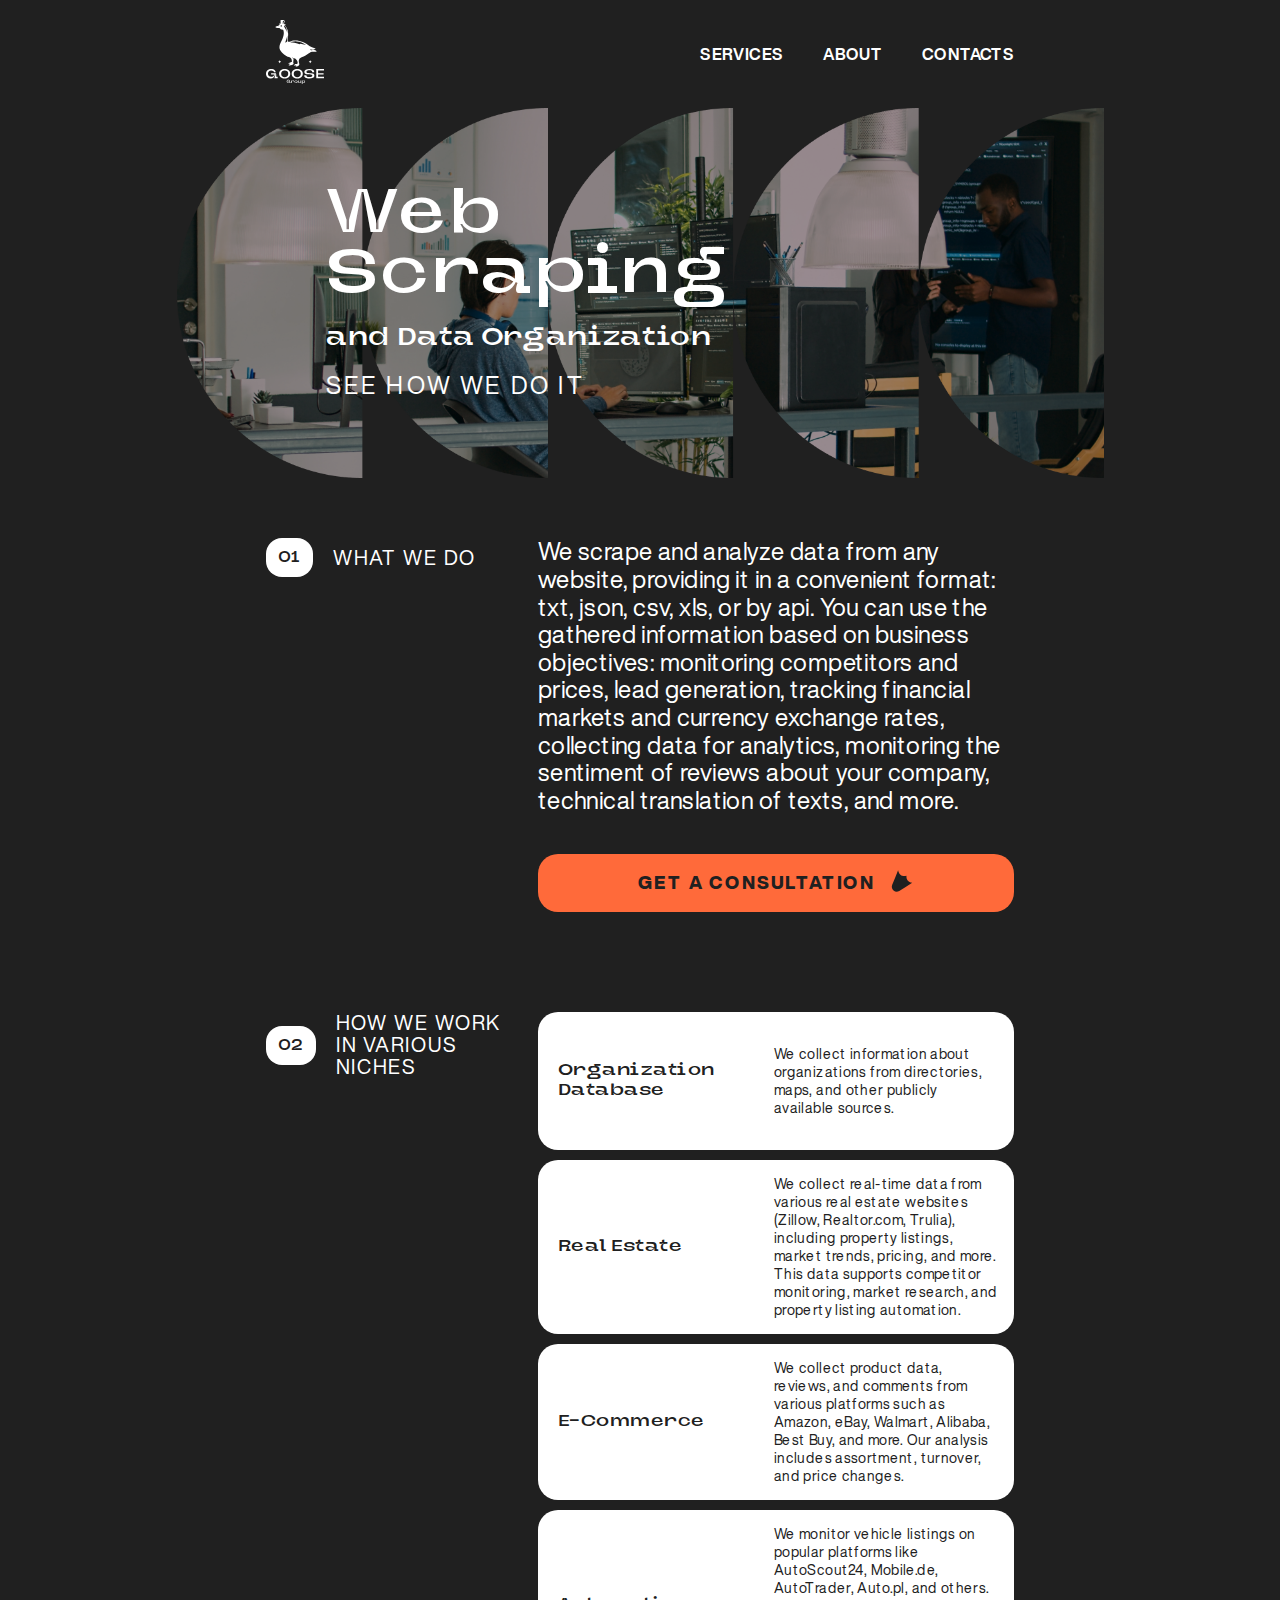
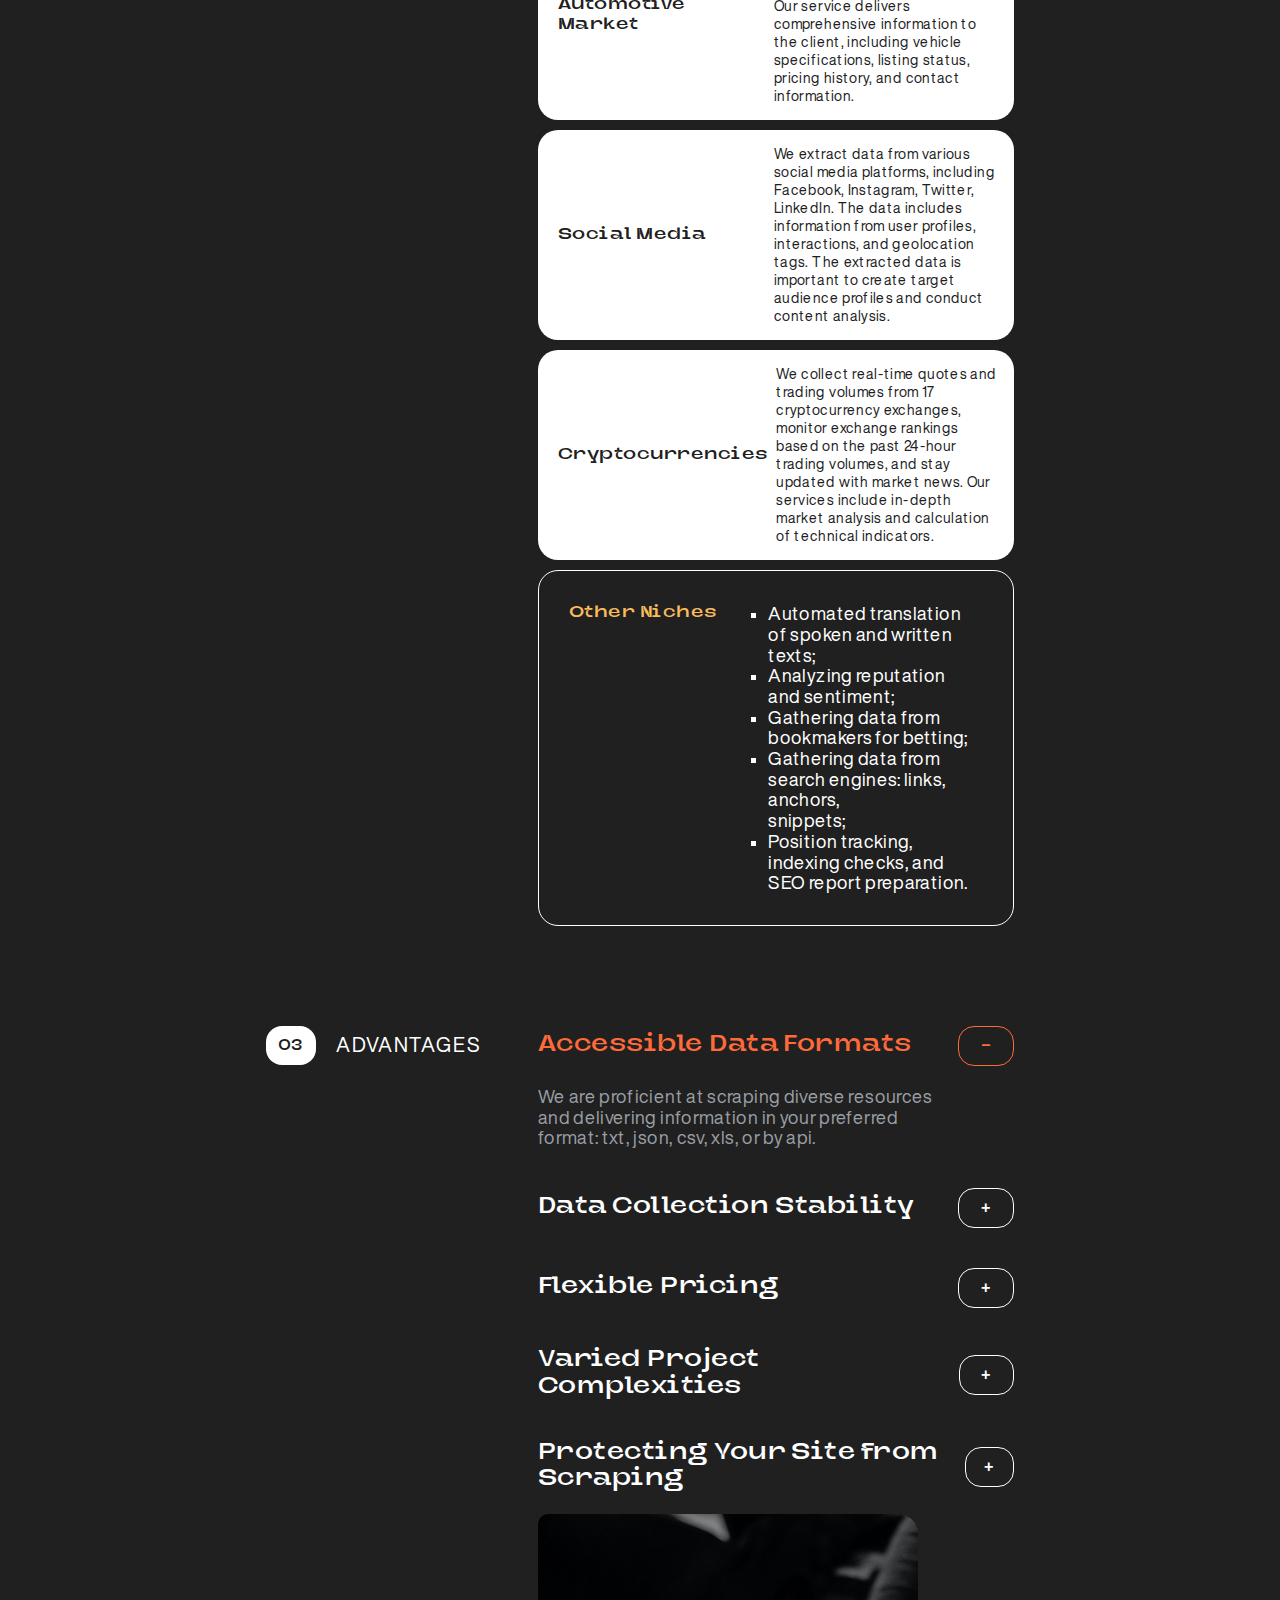
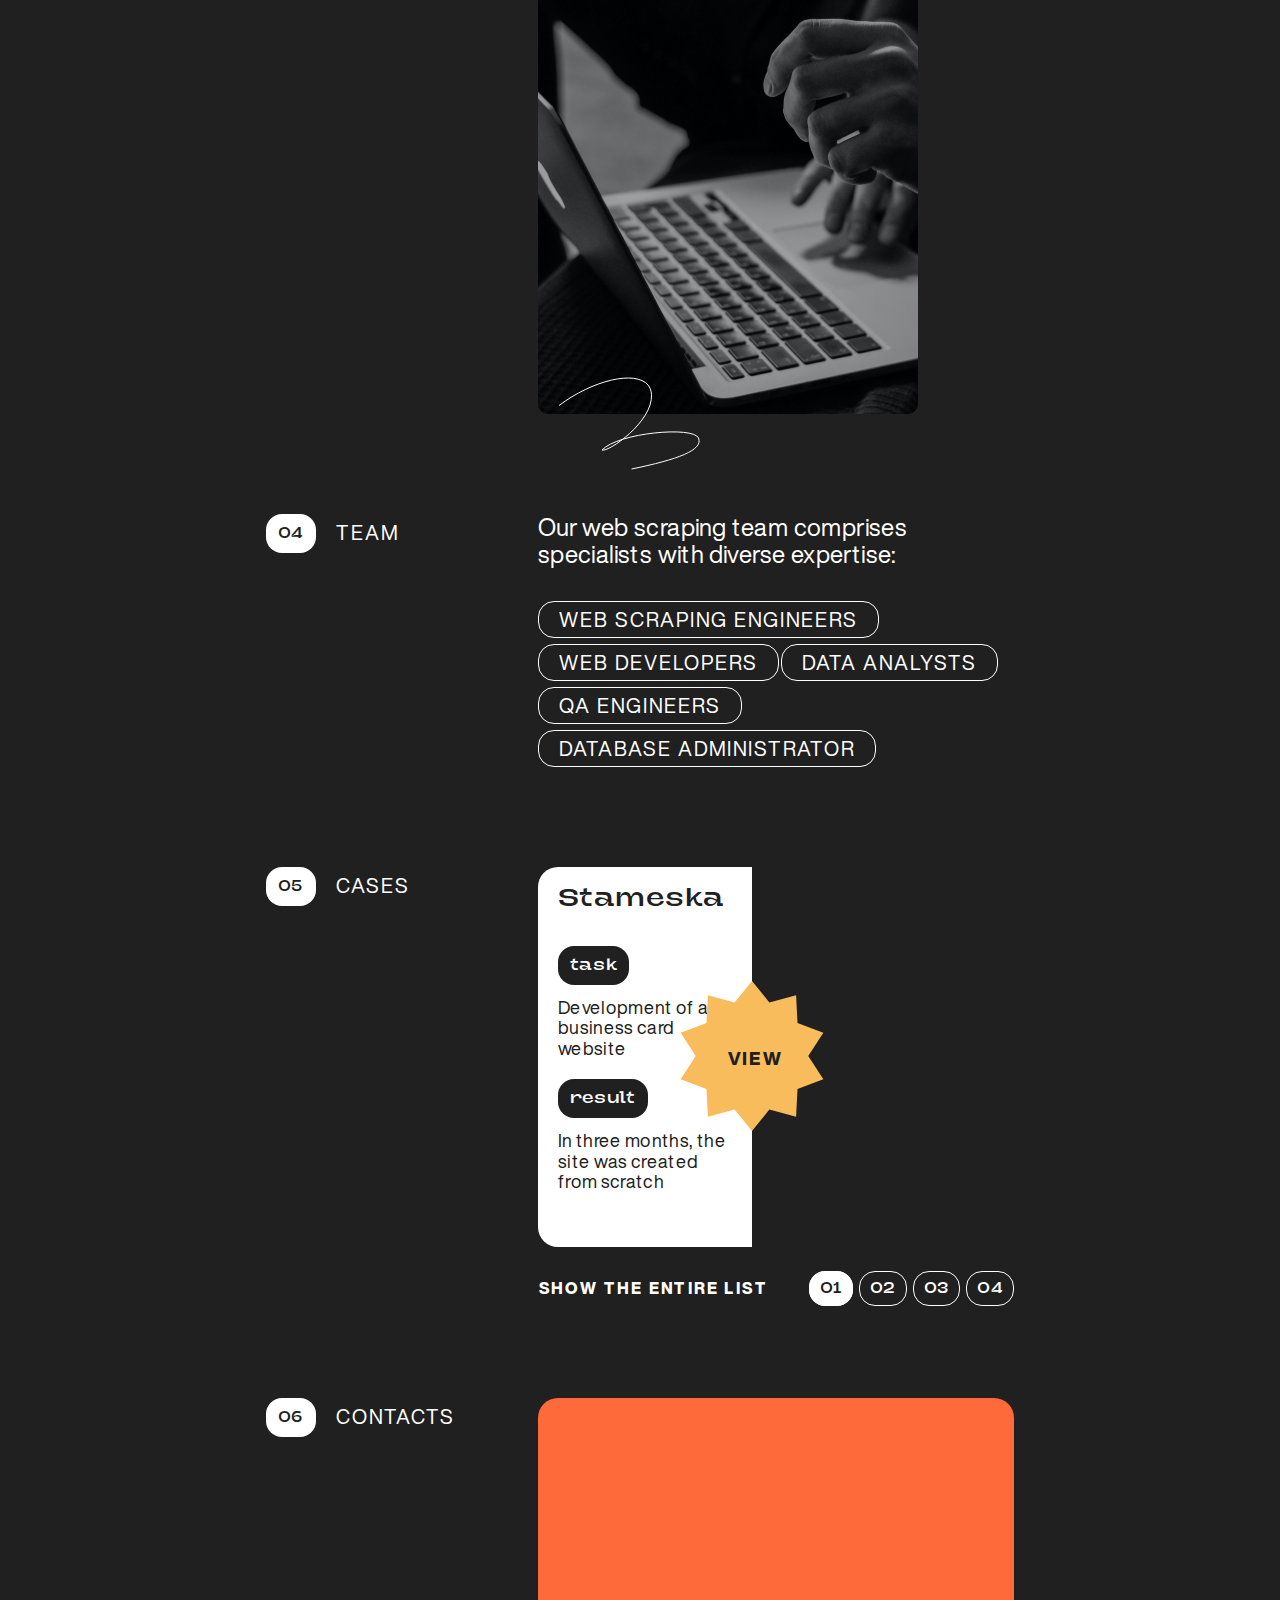
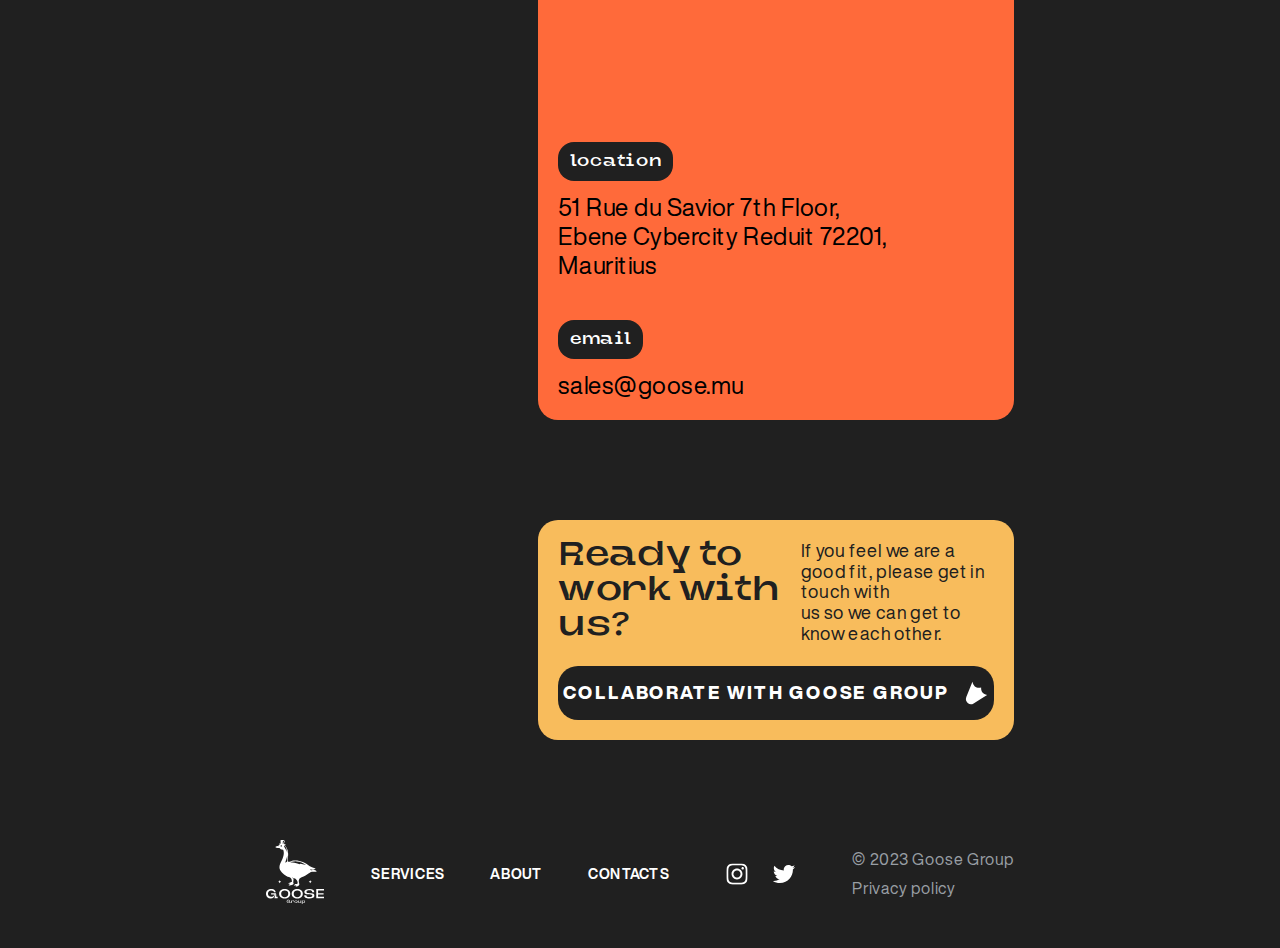
<file: webscraping.html>
<!DOCTYPE html>
<html lang="en">
<head>
    <meta charset="UTF-8">
    <meta name="viewport" content="width=device-width, initial-scale=1.0">
    <link rel="icon" type="image/x-icon" href="./assets/img/favicon.png">
    <link rel="stylesheet" href="assets/css/main.css">
    <title>Web Scraping</title>
</head>
<body>

    <div class="wrapper">
        
        <header class="header">
            <div class="container">
                <div class="header_block">
                    <div class="header_block-L">
                        <a href="#" class="header_block-logo">
                            <picture>
                                <!-- <source media="(max-width: 640px)" type="image/webp" srcset="aaa.webp 1x, aaa2x.webp 2x">
                                <source media="(max-width: 640px)" srcset="aaa.jpg 1x, aaa2x.jpg 2x">
                                <source type="image/webp" srcset="aaa.webp 1x, aaa2x.webp 2x"> -->
                                <img src="./assets/img/mainLogo.svg" srcset="./assets/img/mainLogo.svg" width="58" height="64" alt="Logo" loading="lazy">
                            </picture>
                        </a>
                    </div>
                    <div class="header_block-R">
                        <nav class="header_block-R__nav">
                            <ul class="header_block-R__lists">
                                <li class="header_block-R__list">
                                    <a href="#" class="header__block-link">Services</a>
                                </li>
                                <li class="header_block-R__list">
                                    <a href="#" class="header__block-link">About</a>
                                </li>
                                <li class="header_block-R__list">
                                    <a href="#" class="header__block-link">Contacts</a>
                                </li>
                            </ul>
                            <a class="header_block-R_mail" href="mailto:sales@goose.mu">sales@goose.mu</a>
                            <ul class="header_block-R_social">
                                <li>
                                    <a href="#">
                                        <svg xmlns="http://www.w3.org/2000/svg" width="32" height="32" viewBox="0 0 32 32" fill="none">
                                        <g clip-path="url(#clip0_376_2771)">
                                          <path d="M9.39935 0.174146C7.7036 0.254152 6.54558 0.524771 5.53323 0.922571C4.4855 1.33089 3.59746 1.87882 2.71389 2.76558C1.83031 3.65235 1.28621 4.54102 0.880757 5.59035C0.488376 6.60493 0.222538 7.7639 0.147632 9.46061C0.0727259 11.1573 0.0561508 11.7027 0.0644383 16.0307C0.0727258 20.3587 0.0918509 20.9012 0.174088 22.6014C0.255051 24.2968 0.524713 25.4545 0.922513 26.4672C1.33147 27.5149 1.87876 28.4026 2.76584 29.2865C3.65293 30.1704 4.54096 30.7133 5.59284 31.1194C6.60646 31.5111 7.76576 31.7782 9.46215 31.8525C11.1585 31.9267 11.7046 31.944 16.0313 31.9357C20.358 31.9274 20.9027 31.9083 22.6026 31.8276C24.3025 31.747 25.4542 31.4754 26.4671 31.0795C27.5149 30.6696 28.4032 30.1233 29.2865 29.2359C30.1697 28.3485 30.7135 27.4591 31.1187 26.4092C31.5114 25.3956 31.7782 24.2363 31.8518 22.5412C31.9261 20.84 31.9436 20.2968 31.9353 15.9695C31.927 11.6421 31.9076 11.0996 31.8269 9.40005C31.7463 7.70047 31.4763 6.54628 31.0788 5.53297C30.6692 4.48524 30.1226 3.59816 29.2358 2.71363C28.349 1.8291 27.4591 1.28563 26.4094 0.881452C25.3952 0.489071 24.2365 0.22164 22.5401 0.148327C20.8438 0.0750149 20.2977 0.0562087 15.9694 0.0644962C11.6411 0.0727837 11.0992 0.0912712 9.39935 0.174146ZM9.5855 28.9853C8.0316 28.9177 7.18786 28.6596 6.62559 28.4434C5.88099 28.1566 5.35059 27.8098 4.79023 27.2548C4.22986 26.6999 3.88561 26.1676 3.59491 25.4246C3.37657 24.8623 3.1136 24.0195 3.04093 22.4656C2.96188 20.7861 2.9453 20.2819 2.93606 16.0269C2.92681 11.7719 2.94307 11.2682 3.0167 9.58811C3.083 8.03548 3.34278 7.19079 3.55858 6.62883C3.84545 5.88328 4.19098 5.35383 4.7472 4.79379C5.30341 4.23375 5.83413 3.88886 6.57778 3.59816C7.13941 3.37886 7.98219 3.11812 9.53546 3.04417C11.2162 2.96448 11.7199 2.94855 15.9742 2.9393C20.2286 2.93006 20.7335 2.946 22.4149 3.01995C23.9675 3.08752 24.8125 3.34475 25.3738 3.56182C26.1187 3.8487 26.6488 4.19327 27.2089 4.75044C27.7689 5.30762 28.1141 5.83642 28.4048 6.58166C28.6244 7.1417 28.8852 7.98416 28.9585 9.53838C29.0385 11.2192 29.0567 11.7231 29.0643 15.9771C29.072 20.2312 29.057 20.7364 28.9834 22.4159C28.9155 23.9698 28.6579 24.8138 28.4415 25.3768C28.1546 26.121 27.8088 26.6518 27.2522 27.2115C26.6957 27.7712 26.1656 28.1161 25.4216 28.4068C24.8606 28.6258 24.0169 28.8871 22.4649 28.9611C20.7841 29.0401 20.2805 29.0567 16.0246 29.066C11.7686 29.0752 11.2666 29.058 9.58582 28.9853M22.5781 7.48213C22.5787 7.86041 22.6915 8.23001 22.9022 8.54418C23.1129 8.85835 23.412 9.10298 23.7618 9.24713C24.1115 9.39128 24.4962 9.42848 24.867 9.35402C25.2379 9.27955 25.5784 9.09677 25.8454 8.8288C26.1124 8.56082 26.2939 8.21968 26.367 7.84853C26.4401 7.47738 26.4015 7.09288 26.2561 6.74367C26.1107 6.39446 25.8649 6.09622 25.55 5.88667C25.235 5.67713 24.865 5.56568 24.4867 5.56644C23.9796 5.56745 23.4937 5.76983 23.1357 6.12908C22.7778 6.48832 22.5772 6.97501 22.5781 7.48213ZM7.81676 16.016C7.82568 20.5359 11.4964 24.1916 16.0153 24.183C20.5342 24.1744 24.1925 20.504 24.1839 15.9841C24.1753 11.4643 20.5036 7.80757 15.9841 7.8165C11.4645 7.82542 7.80815 11.4968 7.81676 16.016ZM10.6874 16.0103C10.6853 14.9596 10.9949 13.9318 11.5769 13.057C12.1589 12.1822 12.9873 11.4996 13.9573 11.0956C14.9272 10.6916 15.9952 10.5843 17.0261 10.7872C18.0571 10.9902 19.0047 11.4943 19.7492 12.2358C20.4936 12.9773 21.0015 13.9229 21.2085 14.953C21.4155 15.9832 21.3124 17.0515 20.9122 18.0231C20.5121 18.9946 19.8328 19.8257 18.9603 20.4112C18.0878 20.9967 17.0613 21.3103 16.0105 21.3124C15.3129 21.3138 14.6217 21.1778 13.9766 20.9122C13.3315 20.6465 12.745 20.2563 12.2507 19.764C11.7564 19.2716 11.3639 18.6867 11.0957 18.0426C10.8274 17.3986 10.6887 16.708 10.6874 16.0103Z" fill="white"/>
                                        </g>
                                        <defs>
                                          <clipPath id="clip0_376_2771">
                                            <rect width="31.875" height="31.875" fill="white" transform="translate(0.0625 0.0625)"/>
                                          </clipPath>
                                        </defs>
                                      </svg></a>
                                </li>
                                <li>
                                    <a href="#">
                                        <svg xmlns="http://www.w3.org/2000/svg" width="34" height="34" viewBox="0 0 34 34" fill="none">
                                            <g clip-path="url(#clip0_376_2775)">
                                              <path d="M30.3298 10.099C30.3502 10.3943 30.3502 10.6896 30.3502 10.9876C30.3502 20.0688 23.4369 30.5422 10.7956 30.5422V30.5368C7.06134 30.5422 3.40464 29.4726 0.260986 27.4557C0.80398 27.521 1.3497 27.5537 1.89677 27.5551C4.99143 27.5578 7.99763 26.5194 10.4323 24.6074C7.49138 24.5516 4.9125 22.6341 4.01159 19.8348C5.04178 20.0334 6.10327 19.9926 7.11441 19.7164C3.90816 19.0686 1.60146 16.2515 1.60146 12.98C1.60146 12.95 1.60146 12.9214 1.60146 12.8929C2.5568 13.425 3.62646 13.7203 4.72061 13.7529C1.7008 11.7348 0.769958 7.71742 2.59355 4.57649C6.08286 8.87009 11.2311 11.4803 16.7577 11.7565C16.2038 9.36953 16.9604 6.86822 18.7459 5.19025C21.514 2.58823 25.8674 2.7216 28.4695 5.48828C30.0086 5.1848 31.4838 4.62004 32.8338 3.81983C32.3208 5.41071 31.247 6.76207 29.8126 7.62079C31.1749 7.46021 32.5058 7.09549 33.7592 6.53889C32.8365 7.92155 31.6743 9.12593 30.3298 10.099Z" fill="white"/>
                                            </g>
                                            <defs>
                                              <clipPath id="clip0_376_2775">
                                                <rect width="33.75" height="33.75" fill="white" transform="translate(0.125 0.125)"/>
                                              </clipPath>
                                            </defs>
                                          </svg>
                                    </a>
                                </li>
                            </ul>
                        </nav>
                        <a href="#" class="header_block-menu">
                            <span class="menuText">Menu</span>
                            <picture class="menuLines">
                                <img src="./assets/img/menuLines.svg" srcset="./assets/img/menuLines.svg" width="24" height="24" alt="menu lines" loading="lazy">
                            </picture>
                            <picture class="menuX">
                                <img src="./assets/img/menuX.svg" srcset="./assets/img/menuX.svg" width="24" height="24" alt="menu lines" loading="lazy">
                            </picture>
                        </a>
                    </div>
                </div>
            </div>
        </header>
    
        <main>
            <section class="devHero seoHero webscrapingHero">
                <div class="container">
                    <div class="devHero_block">
                        <h1 class="section_maintitle">Web<br> Scraping</h1>
                        <span class="section_subtitle">and Data Organization</span>
                        <a href="#" class="section_link">see how we do it</a>
                    </div>
                </div>
            </section>

            <section class="whatWeDo">
                <div class="container">
                    <div class="whatWeDo_block">
                        <div class="devBlock_sides">
                            <div class="devBlock_L">
                                <span class="section_title">
                                    <span class="section_title-numb">01</span>
                                    <span class="section_title-name">what we do</span>
                                </span>
                            </div>
                            <div class="devBlock_R">
                                <p class="whatWeDo_text">We scrape and analyze data from any website, providing it in a convenient format: txt, json, csv, xls, or by api. You can use the gathered information based on business objectives: monitoring competitors and prices, lead generation, tracking financial markets and currency exchange rates, collecting data for analytics, monitoring the sentiment of reviews about your company, technical translation of texts, and more.</p>
                                <a href="#" class="whatWeDo_btn orange modalOpenBtn">
                                    get a consultation
                                    <picture>
                                        <img src="./assets/img/gooseFootBlack.svg" srcset="./assets/img/gooseFootBlack.svg" width="24" height="24" alt="FOOT" loading="lazy">
                                    </picture>
                                </a>
                            </div>
                        </div>
                    </div>
                </div>
            </section>

            <section class="whatWeDo contextualAdv webscrabingAdv">
                <div class="container">
                    <div class="whatWeDo_block">
                        <div class="devBlock_sides">
                            <div class="devBlock_L">
                                <span class="section_title">
                                    <span class="section_title-numb">02</span>
                                    <span class="section_title-name">How We Work<br> in Various Niches</span>
                                </span>
                            </div>
                            <div class="devBlock_R">
                                <div class="contextualAdv_items">
                                    <div class="contextualAdv_item">
                                        <div class="contextualAdv_item-L">
                                            <span class="contextualAdv_item-title">Organization Database</span>
                                        </div>
                                        <div class="contextualAdv_item-R">
                                            <span class="contextualAdv_item-text">We collect information about organizations from directories, maps, and other publicly available sources.</span>
                                        </div>
                                    </div>
                                    <div class="contextualAdv_item">
                                        <div class="contextualAdv_item-L">
                                            <span class="contextualAdv_item-title">Real Estate</span>
                                        </div>
                                        <div class="contextualAdv_item-R">
                                            <span class="contextualAdv_item-text">We collect real-time data from various real estate websites (Zillow, Realtor.com, Trulia), including property listings, market trends, pricing, and more. This data supports competitor monitoring, market research, and property listing automation.</span>
                                        </div>
                                    </div>
                                    <div class="contextualAdv_item">
                                        <div class="contextualAdv_item-L">
                                            <span class="contextualAdv_item-title">E-Commerce</span>
                                        </div>
                                        <div class="contextualAdv_item-R">
                                            <span class="contextualAdv_item-text">We collect product data, reviews, and comments from various platforms such as Amazon, eBay, Walmart, Alibaba, Best Buy, and more. Our analysis includes assortment, turnover, and price changes.</span>
                                        </div>
                                    </div>
                                    <div class="contextualAdv_item">
                                        <div class="contextualAdv_item-L">
                                            <span class="contextualAdv_item-title">Automotive Market</span>
                                        </div>
                                        <div class="contextualAdv_item-R">
                                            <span class="contextualAdv_item-text">We monitor vehicle listings on popular platforms like AutoScout24, Mobile.de, AutoTrader,  Auto.pl, and others. Our service delivers comprehensive information to the client, including vehicle specifications, listing status, pricing history, and contact information.</span>
                                        </div>
                                    </div>
                                    <div class="contextualAdv_item">
                                        <div class="contextualAdv_item-L">
                                            <span class="contextualAdv_item-title">Social Media</span>
                                        </div>
                                        <div class="contextualAdv_item-R">
                                            <span class="contextualAdv_item-text">We extract data from various social media platforms, including Facebook, Instagram, Twitter, LinkedIn. The data includes information from user profiles, interactions, and geolocation tags. The extracted data is important to create target audience profiles and conduct content analysis.</span>
                                        </div>
                                    </div>
                                    <div class="contextualAdv_item">
                                        <div class="contextualAdv_item-L">
                                            <span class="contextualAdv_item-title">Cryptocurrencies</span>
                                        </div>
                                        <div class="contextualAdv_item-R">
                                            <span class="contextualAdv_item-text">We collect real-time quotes and trading volumes from 17 cryptocurrency exchanges, monitor exchange rankings based on the past 24-hour trading volumes, and stay updated with market news. Our services include in-depth market analysis and calculation of technical indicators.</span>
                                        </div>
                                    </div>
                                    <div class="contextualAdv_item contextualAdv_item-last">
                                        <div class="contextualAdv_item-L">
                                            <span class="contextualAdv_item-title">Other Niches</span>
                                        </div>
                                        <div class="contextualAdv_item-R">
                                            <ul class="contextualAdv_item-R-lists">
                                                <li>Automated translation of spoken and written texts;</li>
                                                <li>Analyzing reputation and sentiment;</li>
                                                <li>Gathering data from bookmakers for betting;</li>
                                                <li>Gathering data from search engines: links, anchors,<br> snippets;</li>
                                                <li>Position tracking, indexing checks, and SEO report preparation.</li>
                                            </ul>
                                        </div>
                                    </div>
                                </div>
                            </div>
                        </div>
                    </div>
                </div>
            </section>

            <section class="advantages">
                <div class="container">
                    <div class="advantages_block">
                        <div class="devBlock_sides">
                            <div class="devBlock_L">
                                <span class="section_title">
                                    <span class="section_title-numb">03</span>
                                    <span class="section_title-name">advantages</span>
                                </span>
                            </div>
                            <div class="devBlock_R devblock_R-sides">
                                <div class="devblock_R-L">
                                    <div class="devblock_R-L-item active">
                                        <a href="#" class="devblock_R-L-item__link">Accessible Data Formats
                                        </a>
                                        <p class="devblock_R-L-item__text">We are proficient at scraping diverse resources and delivering information in your preferred format: txt, json, csv, xls, or by api.</p>
                                    </div>
                                    <div class="devblock_R-L-item">
                                        <a href="#" class="devblock_R-L-item__link">Data Collection Stability
                                        </a>
                                        <p class="devblock_R-L-item__text">We bypass all current and up-to-date security systems, using simulations of real users and over 20,000 proxy servers.</p>
                                    </div>
                                    <div class="devblock_R-L-item">
                                        <a href="#" class="devblock_R-L-item__link">Flexible Pricing
                                        </a>
                                        <p class="devblock_R-L-item__text">We provide a flexible pricing system that directly correlates with the volume of gathered advertisements, offering you greater flexibility in cost management.</p>
                                    </div>
                                    <div class="devblock_R-L-item">
                                        <a href="#" class="devblock_R-L-item__link">Varied Project Complexities
                                        </a>
                                        <p class="devblock_R-L-item__text">Whether you need simple data extraction or complex web automation, our expert team can efficiently retrieve, analyze, and deliver valuable data for your business needs.</p>
                                    </div>
                                    <div class="devblock_R-L-item">
                                        <a href="#" class="devblock_R-L-item__link">Protecting Your Site from Scraping
                                        </a>
                                        <p class="devblock_R-L-item__text">We offer a module that stops web scraping on your website by blocking unauthorized bots while allowing search engine bots.</p>
                                    </div>
                                </div>
                                <div class="devblock_R-R">
                                    <picture>
                                        <img src="./assets/img/webscrapingAdvImg.png" srcset="./assets/img/webscrapingAdvImg.png" width="380" height="500" alt="advantages img" loading="lazy">
                                    </picture>
                                </div>
                            </div>
                        </div>
                    </div>
                </div>
            </section>

            <section class="devTeam webscrapingTeam">
                <div class="container">
                    <div class="devTeam_block">
                        <div class="devBlock_sides">
                            <div class="devBlock_L">
                                <span class="section_title">
                                    <span class="section_title-numb">04</span>
                                    <span class="section_title-name">team</span>
                                </span>
                            </div>
                            <div class="devBlock_R devTeam__R">
                                <p class="whatWeDo_text">Our web scraping team comprises specialists with diverse expertise:</p>

                                <div class="devTeam__items">
                                    <a href="#" class="devTeam__item">Web Scraping Engineers</a>
                                    <a href="#" class="devTeam__item">Web Developers</a>
                                    <a href="#" class="devTeam__item">Data Analysts</a>
                                    <a href="#" class="devTeam__item">QA Engineers</a>
                                    <a href="#" class="devTeam__item">Database Administrator</a>
                                </div>
                            </div>
                        </div>
                    </div>
                </div>
            </section>

            <section class="cases">
                <div class="container">
                    <div class="cases_block">
                        <div class="devBlock_sides">
                            <div class="devBlock_L">
                                <span class="section_title">
                                    <span class="section_title-numb">05</span>
                                    <span class="section_title-name">cases</span>
                                </span>
                            </div>
                            <div class="devBlock_R">
                                <div class="cases_items">
                                    <div class="cases_item active actived" data-numb="01">
                                        <div class="cases_L">
                                            <span class="cases_L-title">Stameska</span>
                                            <div class="cases_L-items">
                                                <div class="cases_L-item">
                                                    <span class="cases_L-item__span">task</span>
                                                    <span class="cases_L-item__text">Development of a business card website</span>
                                                </div>
                                                <div class="cases_L-item">
                                                    <span class="cases_L-item__span">result</span>
                                                    <span class="cases_L-item__text">In three months, the site was created from scratch</span>
                                                </div>
                                            </div>
                                        </div>
                                        <div class="cases_R">
                                            <picture class="cases_R-img">
                                                <img src="./assets/img/casesitemImg01.png" srcset="./assets/img/casesitemImg01.png" width="570" height="380" alt="casesimg01" loading="lazy">
                                            </picture>
                                        </div>
                                        <a href="#" class="casesView_link">
                                            <svg xmlns="http://www.w3.org/2000/svg" width="144" height="150" viewBox="0 0 144 150" fill="none">
                                                <path d="M72 0L89.3822 21.5031L116.084 14.3237L117.507 41.9371L143.329 51.8237L128.25 75L143.329 98.1763L117.507 108.063L116.084 135.676L89.3822 128.497L72 150L54.6178 128.497L27.9161 135.676L26.4928 108.063L0.670761 98.1763L15.75 75L0.670761 51.8237L26.4928 41.9371L27.9161 14.3237L54.6178 21.5031L72 0Z" fill="#F8BC5C"/>
                                            </svg>
                                        </a>
                                    </div>
                                    <div class="cases_item" data-numb="02">
                                        <div class="cases_L">
                                            <span class="cases_L-title">SUPER FLY</span>
                                            <div class="cases_L-items">
                                                <div class="cases_L-item">
                                                    <span class="cases_L-item__span">task</span>
                                                    <span class="cases_L-item__text">Development of a business card website</span>
                                                </div>
                                                <div class="cases_L-item">
                                                    <span class="cases_L-item__span">result</span>
                                                    <span class="cases_L-item__text">In three months, the site was created from scratch</span>
                                                </div>
                                            </div>
                                        </div>
                                        <div class="cases_R">
                                            <picture class="cases_R-img">
                                                <img src="./assets/img/casesitemImg02.png" srcset="./assets/img/casesitemImg02.png" width="570" height="380" alt="casesimg02" loading="lazy">
                                            </picture>
                                        </div>
                                        <a href="#" class="casesView_link">
                                            <svg xmlns="http://www.w3.org/2000/svg" width="144" height="150" viewBox="0 0 144 150" fill="none">
                                                <path d="M72 0L89.3822 21.5031L116.084 14.3237L117.507 41.9371L143.329 51.8237L128.25 75L143.329 98.1763L117.507 108.063L116.084 135.676L89.3822 128.497L72 150L54.6178 128.497L27.9161 135.676L26.4928 108.063L0.670761 98.1763L15.75 75L0.670761 51.8237L26.4928 41.9371L27.9161 14.3237L54.6178 21.5031L72 0Z" fill="#F8BC5C"/>
                                            </svg>
                                        </a>
                                    </div>
                                    <div class="cases_item" data-numb="03">
                                        <div class="cases_L">
                                            <span class="cases_L-title">New Firm</span>
                                            <div class="cases_L-items">
                                                <div class="cases_L-item">
                                                    <span class="cases_L-item__span">task</span>
                                                    <span class="cases_L-item__text">Development of a business card website</span>
                                                </div>
                                                <div class="cases_L-item">
                                                    <span class="cases_L-item__span">result</span>
                                                    <span class="cases_L-item__text">In three months, the site was created from scratch</span>
                                                </div>
                                            </div>
                                        </div>
                                        <div class="cases_R">
                                            <picture class="cases_R-img">
                                                <img src="./assets/img/casesitemImg03.png" srcset="./assets/img/casesitemImg03.png" width="570" height="380" alt="casesimg03" loading="lazy">
                                            </picture>
                                        </div>
                                        <a href="#" class="casesView_link">
                                            <svg xmlns="http://www.w3.org/2000/svg" width="144" height="150" viewBox="0 0 144 150" fill="none">
                                                <path d="M72 0L89.3822 21.5031L116.084 14.3237L117.507 41.9371L143.329 51.8237L128.25 75L143.329 98.1763L117.507 108.063L116.084 135.676L89.3822 128.497L72 150L54.6178 128.497L27.9161 135.676L26.4928 108.063L0.670761 98.1763L15.75 75L0.670761 51.8237L26.4928 41.9371L27.9161 14.3237L54.6178 21.5031L72 0Z" fill="#F8BC5C"/>
                                            </svg>
                                        </a>
                                    </div>
                                    <div class="cases_item" data-numb="04">
                                        <div class="cases_L">
                                            <span class="cases_L-title">Bureau</span>
                                            <div class="cases_L-items">
                                                <div class="cases_L-item">
                                                    <span class="cases_L-item__span">task</span>
                                                    <span class="cases_L-item__text">Development of a business card website</span>
                                                </div>
                                                <div class="cases_L-item">
                                                    <span class="cases_L-item__span">result</span>
                                                    <span class="cases_L-item__text">In three months, the site was created from scratch</span>
                                                </div>
                                            </div>
                                        </div>
                                        <div class="cases_R">
                                            <picture class="cases_R-img">
                                                <img src="./assets/img/casesitemImg04.png" srcset="./assets/img/casesitemImg04.png" width="570" height="380" alt="casesimg04" loading="lazy">
                                            </picture>
                                        </div>
                                        <a href="#" class="casesView_link">
                                            <svg xmlns="http://www.w3.org/2000/svg" width="144" height="150" viewBox="0 0 144 150" fill="none">
                                                <path d="M72 0L89.3822 21.5031L116.084 14.3237L117.507 41.9371L143.329 51.8237L128.25 75L143.329 98.1763L117.507 108.063L116.084 135.676L89.3822 128.497L72 150L54.6178 128.497L27.9161 135.676L26.4928 108.063L0.670761 98.1763L15.75 75L0.670761 51.8237L26.4928 41.9371L27.9161 14.3237L54.6178 21.5031L72 0Z" fill="#F8BC5C"/>
                                            </svg>
                                        </a>
                                    </div>
                                </div>
                                <div class="cases_shows">
                                    <a href="#" class="cases_shows-showAll showAllT">
                                        show the entire list
                                    </a>
                                    <a href="#" class="cases_shows-showAll closeAllT">
                                        show one by one
                                    </a>
                                    <nav class="cases_shows-nav">
                                        <ul class="cases_shows-numbs">
                                            <li class="cases_shows-numb"><a href="#" data-numb="01" class="cases_shows-numb__link actived">01</a></li>
                                            <li class="cases_shows-numb"><a href="#" data-numb="02" class="cases_shows-numb__link">02</a></li>
                                            <li class="cases_shows-numb"><a href="#" data-numb="03" class="cases_shows-numb__link">03</a></li>
                                            <li class="cases_shows-numb"><a href="#" data-numb="04" class="cases_shows-numb__link">04</a></li>
                                        </ul>
                                    </nav>
                                </div>
                            </div>
                        </div>
                    </div>
                </div>
            </section>

            <section class="devContacts">
                <div class="container">
                    <div class="devContacts_block">
                        <div class="devBlock_sides">
                            <div class="devBlock_L">
                                <span class="section_title">
                                    <span class="section_title-numb">06</span>
                                    <span class="section_title-name">Contacts</span>
                                </span>
                            </div>
                            <div class="devBlock_R">
                                <div class="devContacts__contacts-item">
                                    <div class="devContacts__contacts-L">
                                        <iframe class="map" src="https://www.google.com/maps/embed?pb=!1m14!1m12!1m3!1d3147.795011853631!2d57.490481237593634!3d-20.243059832401208!2m3!1f0!2f0!3f0!3m2!1i1024!2i768!4f13.1!5e0!3m2!1sru!2s!4v1697648365977!5m2!1sru!2s" width="413" height="300" style="border:0;" allowfullscreen="" loading="lazy" referrerpolicy="no-referrer-when-downgrade"></iframe>
                                    </div>
                                    <div class="devContacts__contacts-R">
                                        <div class="devContacts__contacts-R__items">
                                            <div class="devContacts__contacts-R__item">
                                                <span class="devContacts__contacts-R__item-span">location</span>
                                                <span class="devContacts__contacts-R__item-info">51 Rue du Savior 7th Floor, <br> Ebene Cybercity Reduit 72201, <br> Mauritius</span>
                                            </div>
                                            <div class="devContacts__contacts-R__item">
                                                <span class="devContacts__contacts-R__item-span">email</span>
                                                <a href="mailto:sales@goose.mu" class="devContacts__contacts-R__item-info">sales@goose.mu</a>
                                            </div>
                                        </div>
                                    </div>
                                </div>
                                <div class="devContacts_Ready">
                                    <div class="devContacts_Ready-T">
                                        <span class="devContacts_Ready-title">Ready to work with us?</span>
                                        <p class="devContacts_Ready-text">If you feel we are a good fit, please get in touch with <br> us so we can get to know each other.</p>
                                    </div>
                                    <a href="#" class="devContacts_Ready-btn black modalOpenBtn">
                                        collaborate with goose group
                                        <svg xmlns="http://www.w3.org/2000/svg" width="25" height="24" viewBox="0 0 25 24" fill="none">
                                            <path d="M8.43775 0.685791C9.60617 6.20002 13.4494 7.65784 17.1349 6.46478C16.8967 10.6519 18.9245 13.0577 23.1282 13.9108C18.4964 16.8624 14.1125 19.7584 9.62548 22.4714C7.40131 23.8148 5.47326 23.4978 3.70938 21.9092C1.91008 20.2912 1.40473 18.3202 2.31243 16.0322C4.31129 11.0115 6.3198 5.9941 8.43775 0.685791Z" fill="white"/>
                                          </svg>
                                    </a>
                                </div>
                            </div>
                        </div>
                    </div>
                </div>
            </section>
        </main>
        
        <footer class="footer">
            <div class="container">
                <div class="footer_block">
                    <a href="#" class="footer_logo">
                        <picture>
                            <!-- <source media="(max-width: 640px)" type="image/webp" srcset="aaa.webp 1x, aaa2x.webp 2x">
                            <source media="(max-width: 640px)" srcset="aaa.jpg 1x, aaa2x.jpg 2x">
                            <source type="image/webp" srcset="aaa.webp 1x, aaa2x.webp 2x"> -->
                            <img src="./assets/img/mainLogo.svg" srcset="./assets/img/mainLogo.svg" width="58" height="64" alt="Logo" loading="lazy">
                        </picture>
                    </a>
                    <nav class="footer_nav">
                        <ul class="footer_lists">
                            <li class="footer_list">
                                <a href="#" class="footer_link">Services</a>
                            </li>
                            <li class="footer_list">
                                <a href="#" class="footer_link">About</a>
                            </li>
                            <li class="footer_list">
                                <a href="#" class="footer_link">Contacts</a>
                            </li>
                        </ul>
                    </nav>
                    <nav class="footer_socMed">
                        <ul class="footer_socMed-lists">
                            <li class="footer_socMed-list">
                                <a href="#" class="footer_socMed-link">
                                    <svg xmlns="http://www.w3.org/2000/svg" width="22" height="22" viewBox="0 0 22 22" fill="none">
                                        <g clip-path="url(#clip0_323_775)">
                                          <path d="M6.59957 0.449309C5.46907 0.502646 4.69706 0.683059 4.02216 0.948259C3.32367 1.22047 2.73164 1.58576 2.14259 2.17693C1.55354 2.76811 1.1908 3.36056 0.920505 4.06011C0.658917 4.7365 0.481692 5.50915 0.431755 6.64028C0.381817 7.77142 0.370767 8.13501 0.376292 11.0203C0.381817 13.9057 0.394567 14.2673 0.449392 15.4008C0.503367 16.5311 0.683142 17.3029 0.948342 17.978C1.22098 18.6765 1.58584 19.2683 2.17723 19.8576C2.76862 20.4468 3.36064 20.8087 4.06189 21.0794C4.73764 21.3406 5.51051 21.5187 6.64143 21.5682C7.77236 21.6177 8.13637 21.6292 11.0208 21.6237C13.9053 21.6181 14.2685 21.6054 15.4017 21.5516C16.535 21.4979 17.3028 21.3168 17.9781 21.0529C18.6766 20.7796 19.2688 20.4154 19.8577 19.8238C20.4465 19.2322 20.809 18.6393 21.0791 17.9393C21.3409 17.2636 21.5188 16.4907 21.5679 15.3606C21.6174 14.2265 21.6291 13.8644 21.6235 10.9795C21.618 8.09464 21.605 7.73296 21.5513 6.59991C21.4975 5.46686 21.3175 4.6974 21.0525 4.02186C20.7795 3.32337 20.415 2.73198 19.8239 2.1423C19.2327 1.55261 18.6394 1.1903 17.9396 0.920846C17.2635 0.659259 16.491 0.480971 15.3601 0.432096C14.2292 0.383221 13.8652 0.370684 10.9796 0.376209C8.09408 0.381734 7.73283 0.394059 6.59957 0.449309ZM6.72367 19.6568C5.68773 19.6117 5.12524 19.4396 4.75039 19.2955C4.25399 19.1043 3.90039 18.8731 3.52682 18.5031C3.15324 18.1331 2.92374 17.7783 2.72994 17.2829C2.58438 16.9081 2.40907 16.3462 2.36062 15.3103C2.30792 14.1906 2.29687 13.8544 2.2907 11.0178C2.28454 8.18112 2.29538 7.84537 2.34447 6.72528C2.38867 5.6902 2.56185 5.12707 2.70572 4.75243C2.89697 4.2554 3.12732 3.90243 3.49813 3.52907C3.86894 3.15571 4.22275 2.92578 4.71852 2.73198C5.09294 2.58578 5.65479 2.41196 6.69031 2.36266C7.81082 2.30953 8.14657 2.29891 10.9828 2.29275C13.819 2.28658 14.1556 2.29721 15.2766 2.34651C16.3117 2.39156 16.875 2.56305 17.2492 2.70776C17.7458 2.89901 18.0992 3.12872 18.4726 3.50017C18.8459 3.87162 19.0761 4.22416 19.2699 4.72098C19.4163 5.09435 19.5901 5.65598 19.639 6.69213C19.6923 7.81265 19.7044 8.14861 19.7095 10.9846C19.7146 13.8207 19.7047 14.1575 19.6556 15.2771C19.6103 16.3131 19.4386 16.8758 19.2943 17.251C19.1031 17.7472 18.8725 18.101 18.5015 18.4742C18.1305 18.8473 17.7771 19.0773 17.2811 19.2711C16.9071 19.4171 16.3446 19.5913 15.3099 19.6406C14.1894 19.6933 13.8537 19.7044 11.0164 19.7105C8.17908 19.7167 7.84439 19.7052 6.72388 19.6568M15.3854 5.3213C15.3858 5.57349 15.461 5.81989 15.6015 6.02933C15.7419 6.23878 15.9414 6.40187 16.1745 6.49797C16.4077 6.59407 16.6641 6.61887 16.9114 6.56922C17.1586 6.51958 17.3856 6.39773 17.5636 6.21908C17.7416 6.04042 17.8626 5.813 17.9113 5.56556C17.9601 5.31813 17.9343 5.0618 17.8374 4.82899C17.7404 4.59618 17.5766 4.39736 17.3667 4.25766C17.1567 4.11796 16.91 4.04367 16.6578 4.04417C16.3198 4.04485 15.9958 4.17977 15.7572 4.41926C15.5185 4.65876 15.3848 4.98322 15.3854 5.3213ZM5.54451 11.0106C5.55046 14.0238 7.99761 16.461 11.0102 16.4552C14.0228 16.4495 16.4617 14.0026 16.456 10.9893C16.4502 7.97606 14.0024 5.53826 10.9894 5.54421C7.97636 5.55016 5.53877 7.99773 5.54451 11.0106ZM7.45828 11.0067C7.45689 10.3062 7.66326 9.62108 8.05128 9.03788C8.43929 8.45467 8.99154 7.99962 9.63817 7.73028C10.2848 7.46093 10.9968 7.38939 11.6841 7.52468C12.3714 7.65998 13.0031 7.99605 13.4994 8.49039C13.9957 8.98473 14.3343 9.61514 14.4723 10.3019C14.6103 10.9886 14.5416 11.7009 14.2748 12.3486C14.008 12.9963 13.5552 13.5503 12.9735 13.9407C12.3919 14.331 11.7075 14.5401 11.007 14.5415C10.5419 14.5424 10.0811 14.4518 9.65107 14.2747C9.22098 14.0975 8.83001 13.8374 8.50046 13.5092C8.17092 13.181 7.90927 12.791 7.73045 12.3616C7.55163 11.9323 7.45914 11.4719 7.45828 11.0067Z" fill="white"/>
                                        </g>
                                        <defs>
                                          <clipPath id="clip0_323_775">
                                            <rect width="21.25" height="21.25" fill="white" transform="translate(0.375 0.375)"/>
                                          </clipPath>
                                        </defs>
                                    </svg>
                                </a>
                            </li>
                            <li class="footer_socMed-list">
                                <a href="#" class="footer_socMed-link">
                                    <svg xmlns="http://www.w3.org/2000/svg" width="24" height="24" viewBox="0 0 24 24" fill="none">
                                        <g clip-path="url(#clip0_323_779)">
                                          <path d="M20.8867 7.39931C20.9003 7.59619 20.9003 7.79306 20.9003 7.99175C20.9003 14.0459 16.2914 21.0281 7.8639 21.0281V21.0245C5.37439 21.0281 2.93659 20.315 0.84082 18.9705C1.20282 19.014 1.56663 19.0358 1.93134 19.0367C3.99445 19.0385 5.99858 18.3463 7.62167 17.0716C5.66108 17.0344 3.94183 15.7561 3.34122 13.8898C4.02802 14.0223 4.73568 13.9951 5.40977 13.8109C3.27227 13.3791 1.73447 11.501 1.73447 9.31998C1.73447 9.30002 1.73447 9.28097 1.73447 9.26191C2.37136 9.61665 3.08447 9.81353 3.81391 9.8353C1.8007 8.48984 1.18013 5.81161 2.39586 3.71766C4.72207 6.58006 8.15423 8.32018 11.8386 8.50435C11.4693 6.91302 11.9738 5.24548 13.1641 4.12683C15.0095 2.39215 17.9118 2.48107 19.6465 4.32552C20.6726 4.1232 21.656 3.74669 22.556 3.21322C22.214 4.27381 21.4982 5.17472 20.5419 5.7472C21.4501 5.64014 22.3374 5.39699 23.173 5.02592C22.5579 5.9477 21.7831 6.75062 20.8867 7.39931Z" fill="white"/>
                                        </g>
                                        <defs>
                                          <clipPath id="clip0_323_779">
                                            <rect width="22.5" height="22.5" fill="white" transform="translate(0.75 0.75)"/>
                                          </clipPath>
                                        </defs>
                                      </svg>
                                </a>
                            </li>
                        </ul>
                    </nav>
                    <div class="footer_info">
                        <span class="footer_info-span">© 2023 Goose Group</span>
                        <a href="#" class="footer_PrivPol">Privacy policy</a>
                    </div>
                </div>
            </div>
        </footer>

        <div class="modalContactUs">
            <div class="container">
                <div class="modalContactUs_block">
                    <div class="modalContactUs_sides">
                        <div class="modalContactUs_L">
                            <picture>
                                <img src="./assets/img/mainLogo.svg" srcset="./assets/img/mainLogo.svg" width="58" height="64" alt="Logo" loading="lazy">
                            </picture>
                            <span class="modalContactUs_L-title">Develop-<br>ment</span>
                            <a href="#" class="modalContactUs_L-subtitle">see how we do it</a>
                        </div>
                        <div class="modalContactUs_R">
                            <span class="modalContactUs_R-title">Contact us</span>
                            <span class="modalContactUs_R-subtitle">Contact us so that we can get to know each other better. <br> But remember: we only work with nice people!</span>

                            <form method="post" class="modalContactUs_form">
                                <div class="modalContactUs_form-actions">
                                    <div class="input-wrapper">
                                        <input type="text" id="input" class="form-control action_inp" name="Name" placeholder="">
                                        <label for="input" class="control-label">Name</label>
                                    </div>
                                    <div class="input-wrapper">
                                        <input type="text" id="phoneInp" class="form-control action_inp phoneInp" name="Phone" placeholder="">
                                        <label for="phoneInp" class="control-label">Phone</label>
                                    </div>
                                    <div class="input-wrapper">
                                        <input type="email" id="mailInp" class="form-control action_inp mailInp" name="Email" placeholder="">
                                        <label for="mailInp" class="control-label">Email</label>
                                    </div>
                                    <label class="modalContactUs_form-label">
                                        <input type="checkbox" name="personalData" required>
                                        <span class="modalContactUs_form-checker">
                                            <svg xmlns="http://www.w3.org/2000/svg" width="14" height="14" viewBox="0 0 14 14" fill="none">
                                            <path d="M11.6666 3.5L5.24992 9.91667L2.33325 7" stroke="#202020" stroke-linecap="square"/>
                                            </svg>
                                        </span>
                                        <span class="modalContactUs_form-label__text" >I agree to the processing of personal data</span>
                                    </label>
                                    <button class="modalContactUs_form-btn orange">
                                        get a consultation
                                        <picture>
                                            <img src="./assets/img/gooseFootBlack.svg" srcset="./assets/img/gooseFootBlack.svg" width="24" height="24" alt="FOOT" loading="lazy">
                                        </picture>
                                    </button>
                                    <a href="#" class="modalContactUs_form-closeT">to close</a>
                                    <a href="#" class="modalContactUs_form-closeI">
                                        <svg xmlns="http://www.w3.org/2000/svg" width="32" height="32" viewBox="0 0 32 32" fill="none">
                                            <path d="M9.401 9.40039L22.6003 22.5997" stroke="#989EA4" stroke-linecap="square" stroke-linejoin="round"/>
                                            <path d="M9.401 22.5996L22.6003 9.40028" stroke="#989EA4" stroke-linecap="square" stroke-linejoin="round"/>
                                        </svg>
                                    </a>
                                </div>
                            </form>
                        </div>
                    </div>
                </div>
            </div>
        </div>
    </div>

    <script src="assets/js/jQuery-3.7.1.min.js"></script>
    <script src="assets/js/jquery.validate.min.js"></script>
    <script src="assets/js/additional-methods.min.js"></script>
    <script src="assets/js/jquery.inputmask.min.js"></script>
    <script src="assets/js/main.js"></script>
</body>
</html>
</file>
<file: assets/css/main.css>
@font-face {
  font-family: "Gotham Pro";
  src: url("../font/GothamPro.woff") format("woff");
  font-weight: 400;
}
@font-face {
  font-family: "HelveticaNowDisplay-Regular";
  src: url("../font/HelveticaNowDisplay-Regular.woff2") format("woff2");
  font-weight: 400;
}
@font-face {
  font-family: "HelveticaNowDisplay-Medium";
  src: url("../font/HelveticaNowDisplay-Medium.woff2") format("woff2");
  font-weight: 500;
}
@font-face {
  font-family: "HelveticaNowDisplay-Bold";
  src: url("../font/HelveticaNowDisplay-Bold.woff2") format("woff2");
  font-weight: 700;
}
@font-face {
  font-family: "HelveticaNowDisplay-ExtraBold";
  src: url("../font/HelveticaNowDisplay-ExtraBold.woff2") format("woff2");
  font-weight: 800;
}
@font-face {
  font-family: "NeueMetanaNext";
  src: url("../font/NeueMetanaNext-SemiBold.woff2") format("woff2");
  font-weight: 600;
}
body {
  background-color: #202020;
}
body.active {
  overflow: hidden;
}
body.fixed {
  overflow: hidden;
}

p, a, h1, h2, div, ul, li, span, * {
  margin: 0;
  padding: 0;
  list-style: none;
  outline: none;
  text-decoration: none;
  box-sizing: border-box;
}

a {
  color: #FFFFFF;
}
a:hover {
  color: #FF5822;
}
a.active {
  color: #FF6A3A;
}

a:hover {
  color: #FF5822;
}

a.orange {
  background-color: #FF6A3A;
  color: #202020;
}
a.orange:hover {
  background-color: #FF5822;
  color: #202020;
}
a.orange:hover picture img {
  rotate: 20deg;
}

a.yellow {
  background-color: #F8BC5C;
  color: #202020;
}
a.yellow:hover {
  background-color: #FEB135;
  color: #202020;
}
a.yellow:hover picture img {
  rotate: 20deg;
}

a.white {
  background-color: #fff;
  color: #202020;
}
a.white:hover {
  color: #202020;
}
a.white:hover picture img {
  rotate: 20deg;
}

a.black {
  color: #fff;
  background-color: #202020;
}
a.black:hover {
  color: #fff;
  background-color: #151515;
}
a.black:hover svg {
  rotate: 20deg;
}

a.close {
  color: #989EA4;
}
a.close:hover {
  color: #202020;
}

.container {
  max-width: 1440px;
  margin: 0 auto;
  padding: 0 40px;
}
@media (max-width: 1439px) {
  .container {
    max-width: 768px;
    padding: 0 10px;
  }
}
@media (max-width: 767px) {
  .container {
    max-width: 375px;
    padding: 0 15px;
  }
}

.section_title {
  display: flex;
  align-items: center;
  gap: 20px;
  padding-bottom: 50px;
}
@media (max-width: 1439px) {
  .section_title {
    padding-bottom: 30px;
  }
}
@media (max-width: 767px) {
  .section_title {
    padding-bottom: 20px;
    gap: 16px;
  }
}
.section_title-numb {
  color: #202020;
  text-align: center;
  font-family: "NeueMetanaNext";
  font-size: 15px;
  font-style: normal;
  font-weight: 600;
  line-height: normal;
  letter-spacing: 0.3px;
  padding: 12px 12px 10px 12px;
  background-color: #fff;
  border-radius: 16px;
}
@media (max-width: 767px) {
  .section_title-numb {
    font-size: 12px;
    letter-spacing: 0.24px;
    padding: 11px 10px 8px 10px;
  }
}
.section_title-name {
  color: #FFF;
  font-family: "HelveticaNowDisplay-Regular";
  font-size: 20px;
  font-style: normal;
  font-weight: 400;
  line-height: 110%; /* 22px */
  letter-spacing: 2px;
  text-transform: uppercase;
}
@media (max-width: 767px) {
  .section_title-name {
    font-size: 14px;
    letter-spacing: 1.4px;
  }
}

.action_inp {
  border-radius: 16px;
  border: 1px solid #989EA4;
  outline: none;
  padding: 23px 16px 10px 16px;
  color: #989EA4;
  font-family: "HelveticaNowDisplay-Regular";
  font-size: 14px;
  font-style: normal;
  font-weight: 400;
  line-height: normal;
  min-height: 54px;
  max-height: 54px;
}
.action_inp:hover {
  border-color: #202020;
}
.action_inp:focus {
  border-color: #202020;
  color: #202020;
}
.action_inp.active {
  color: #202020;
  border: 1px solid #202020;
}
.action_inp.error {
  border: 1px solid #E81B23;
  padding: 23px 16px 10px 16px;
  background: rgba(232, 27, 35, 0.05);
  color: #202020;
}

.section_maintitle {
  color: #FFF;
  font-family: "NeueMetanaNext";
  font-size: 120px;
  font-style: normal;
  font-weight: 600;
  line-height: 100%; /* 120px */
  letter-spacing: 2.4px;
}
.section_subtitle {
  color: #FFF;
  font-family: "NeueMetanaNext";
  font-size: 32px;
  font-style: normal;
  font-weight: 600;
  line-height: 100%; /* 32px */
  letter-spacing: 0.64px;
  display: block;
  width: 50%;
}
.section_link {
  color: #FFF;
  font-family: "HelveticaNowDisplay-Regular";
  font-size: 30px;
  font-style: normal;
  font-weight: 400;
  line-height: 110%; /* 33px */
  letter-spacing: 3px;
  text-transform: uppercase;
}

.header_block {
  display: flex;
  align-items: center;
  justify-content: space-between;
  padding: 32px 0 0 0;
}
@media (max-width: 1439px) {
  .header_block {
    padding-top: 20px;
  }
}
@media (max-width: 767px) {
  .header_block {
    padding-top: 15px;
  }
  .header_block.active {
    position: fixed !important;
    top: 0;
    left: 0;
    z-index: 20;
    width: 100%;
    padding: 15px 15px 0 15px;
    max-width: 375px;
  }
  .header_block.active .header_block-L {
    position: relative;
    z-index: 20;
  }
  .header_block.fixed {
    position: fixed;
    top: 0;
    left: 0;
    z-index: 20;
    width: 100%;
    max-width: 375px;
    padding: 15px 15px 0 15px;
  }
}
@media (max-width: 767px) {
  .header_block-logo picture {
    display: block;
    width: 36px;
    height: 40px;
  }
  .header_block-logo picture img {
    width: 100%;
    height: 100%;
    -o-object-fit: cover;
       object-fit: cover;
  }
}
.header_block-R .menuText {
  color: #FFF;
  font-family: "HelveticaNowDisplay-Regular";
  font-size: 16px;
  font-style: normal;
  font-weight: 400;
  line-height: 110%; /* 17.6px */
  letter-spacing: 1.6px;
  text-transform: uppercase;
}
.header_block-R .menuX {
  display: none;
}
.header_block-R .header_block-menu {
  display: none;
  align-items: center;
  gap: 20px;
}
@media (max-width: 767px) {
  .header_block-R .header_block-menu {
    display: flex;
  }
  .header_block-R .header_block-menu.active {
    position: relative;
    z-index: 20;
  }
  .header_block-R .header_block-menu.active .menuText {
    color: #FF6A3A;
  }
  .header_block-R .header_block-menu.active .menuLines {
    display: none;
  }
  .header_block-R .header_block-menu.active .menuX {
    display: block;
  }
}
.header_block-R__nav .header_block-R_mail {
  display: none;
  color: #FFF;
  font-family: "HelveticaNowDisplay-Regular";
  font-size: 24px;
  font-style: normal;
  font-weight: 400;
  line-height: normal;
}
.header_block-R__nav .header_block-R_social {
  display: none;
}
@media (max-width: 767px) {
  .header_block-R__nav {
    display: none;
  }
  .header_block-R__nav.active {
    display: block;
    position: absolute;
    top: 0;
    left: 0;
    z-index: 10;
    background-color: #202020;
    width: 100vw;
    height: 100vh;
    overflow-y: scroll;
  }
  .header_block-R__nav.active .header__block-link {
    font-size: 32px;
    letter-spacing: 0.64px;
  }
  .header_block-R__nav.active .header_block-R_mail {
    display: block;
    text-align: center;
    margin-bottom: 125px;
  }
  .header_block-R__nav.active .header_block-R_social {
    display: flex;
    justify-content: center;
    align-items: center;
    gap: 24px;
    padding-bottom: 60px;
  }
  .header_block-R__nav.active .header_block-R_social a {
    padding: 13px;
    display: flex;
    align-items: center;
    justify-content: center;
  }
  .header_block-R__nav.active .header_block-R__lists {
    gap: 60px;
    flex-direction: column;
    margin: 135px 0;
  }
}
.header_block-R__lists {
  display: flex;
  align-items: center;
  gap: 60px;
}
@media (max-width: 1439px) {
  .header_block-R__lists {
    gap: 40px;
  }
}
.header__block-link {
  color: #FFF;
  font-family: "HelveticaNowDisplay-Bold";
  font-size: 18px;
  font-style: normal;
  font-weight: 700;
  line-height: normal;
  letter-spacing: 0.36px;
  text-transform: uppercase;
}
@media (max-width: 1439px) {
  .header__block-link {
    font-size: 16px;
  }
}

.hero_block {
  padding: 72px 0 200px 0;
  display: flex;
  flex-direction: column;
  align-items: center;
  justify-content: center;
}
@media (max-width: 1439px) {
  .hero_block {
    padding: 35px 0 100px 0;
  }
}
@media (max-width: 767px) {
  .hero_block {
    padding: 32px 0 80px 0;
  }
}
.hero_span {
  color: #FFF;
  font-family: "HelveticaNowDisplay-Regular";
  font-size: 20px;
  font-style: normal;
  font-weight: 400;
  line-height: 110%; /* 22px */
  letter-spacing: 2px;
  text-transform: uppercase;
}
@media (max-width: 767px) {
  .hero_span {
    font-size: 12px;
    letter-spacing: 1.2px;
  }
}
.hero_main {
  width: 1000px;
  margin-top: 80px;
  margin-bottom: 30px;
  position: relative;
}
@media (max-width: 1439px) {
  .hero_main {
    width: 740px;
    margin-top: 45px;
    margin-bottom: 20px;
  }
}
@media (max-width: 767px) {
  .hero_main {
    margin-top: 40px;
    width: 100%;
    padding-bottom: 125px;
  }
}
@media (max-width: 1439px) {
  .hero_main.hero_serv-main {
    margin-top: 20px;
  }
}
@media (max-width: 767px) {
  .hero_main.hero_serv-main {
    margin-top: 13px;
    padding-bottom: 35px;
  }
}
.hero_main.hero_serv-main::after {
  content: url("../img/servHeroLine01.png");
  top: -34px;
  left: 25px;
}
@media (max-width: 1439px) {
  .hero_main.hero_serv-main::after {
    background: none;
    left: 40px;
  }
}
@media (max-width: 767px) {
  .hero_main.hero_serv-main::after {
    content: "";
    width: 331px;
    height: 59px;
    background: url("../img/servHeroLine01.png");
    background-repeat: no-repeat;
    background-size: cover;
    top: -15px;
    left: -5px;
  }
}
.hero_main.hero_serv-main::before {
  content: url("../img/servHeroLine02.png");
  bottom: -100px;
  left: 175px;
  position: absolute;
  z-index: 1;
}
@media (max-width: 767px) {
  .hero_main.hero_serv-main::before {
    content: "";
    width: 324px;
    height: 63px;
    background: url("../img/servHeroLine04.svg");
    background-repeat: no-repeat;
    background-size: cover;
    bottom: -45px;
    left: 0;
  }
}
.hero_main.hero_serv-main .hero_serv-title {
  text-align: right;
  font-size: 40px;
  font-style: normal;
  font-weight: 600;
  line-height: 110%; /* 44px */
  letter-spacing: 0.8px;
}
@media (max-width: 767px) {
  .hero_main.hero_serv-main .hero_serv-title {
    font-size: 30px;
    line-height: 140%;
    letter-spacing: 0.6px;
    text-align: start;
  }
}
.hero_main.hero_serv-main .hero_serv-title::after {
  content: url("../img/servHeroLine03.png");
  bottom: -45px;
  right: 15px;
  position: absolute;
  z-index: 1;
}
@media (max-width: 767px) {
  .hero_main.hero_serv-main .hero_serv-title::after {
    content: "";
    background: url("../img/servHeroLine03.png");
    background-repeat: no-repeat;
    background-size: cover;
    width: 146px;
    height: 20px;
    bottom: -13px;
    right: 35px;
  }
}
.hero_main::after {
  content: url("../img/heroLine.png");
  display: block;
  position: absolute;
  top: -57px;
  right: 5px;
  z-index: 1;
}
@media (max-width: 1439px) {
  .hero_main::after {
    content: "";
    width: 377px;
    height: 115px;
    background: url("../img/heroLine.png");
    background-repeat: no-repeat;
    background-size: cover;
    top: -23px;
    right: 23px;
  }
}
@media (max-width: 767px) {
  .hero_main::after {
    width: 272px;
    height: 83px;
    top: 55px;
    right: 75px;
  }
}
.hero_title {
  color: #FFF;
  font-family: "NeueMetanaNext";
  font-size: 115px;
  font-style: normal;
  font-weight: 600;
  line-height: 100%; /* 115px */
  letter-spacing: 2.3px;
  position: relative;
  z-index: 2;
}
@media (max-width: 1439px) {
  .hero_title {
    font-size: 86px;
  }
}
@media (max-width: 767px) {
  .hero_title {
    font-size: 54px;
    letter-spacing: 1.08px;
    line-height: 130%;
  }
}
.hero_title picture {
  margin-left: 60px;
}
@media (max-width: 1439px) {
  .hero_title picture {
    margin-left: -5px;
  }
}
@media (max-width: 767px) {
  .hero_title picture {
    margin-left: -18px;
  }
  .hero_title picture img {
    rotate: 90deg;
  }
}
.hero_title-span {
  color: #FFF;
  font-family: "HelveticaNowDisplay-Regular";
  font-size: 18px;
  font-style: normal;
  font-weight: 400;
  line-height: 115%; /* 20.7px */
  letter-spacing: 0.36px;
  position: absolute;
  display: block;
  width: 425px;
  right: 0;
  bottom: 20px;
  z-index: 2;
}
@media (max-width: 1439px) {
  .hero_title-span {
    width: 355px;
    right: 10px;
    bottom: 19px;
    font-size: 16px;
  }
}
@media (max-width: 767px) {
  .hero_title-span {
    right: 0;
    letter-spacing: 0.32px;
    width: 345px;
  }
}
.hero_btn {
  border-radius: 20px;
  max-width: 1000px;
  width: 100%;
  display: flex;
  align-items: center;
  justify-content: center;
  color: #202020;
  font-family: "HelveticaNowDisplay-ExtraBold";
  font-size: 18px;
  font-style: normal;
  font-weight: 800;
  line-height: 110%; /* 19.8px */
  letter-spacing: 1.8px;
  text-transform: uppercase;
  gap: 15px;
  padding: 15px 0;
}
.hero_btn .hero_btn-text02 {
  display: none;
}
@media (max-width: 767px) {
  .hero_btn .hero_btn-text01 {
    display: none;
  }
  .hero_btn .hero_btn-text02 {
    display: block;
  }
}

.services_block {
  padding-bottom: 140px;
}
@media (max-width: 1439px) {
  .services_block {
    padding-bottom: 100px;
  }
}
@media (max-width: 767px) {
  .services_block {
    padding-bottom: 80px;
  }
}
.services_items {
  margin-bottom: 30px;
  display: flex;
  flex-wrap: wrap;
  align-items: start;
  justify-content: start;
  gap: 20px;
}
@media (max-width: 1439px) {
  .services_items {
    gap: 15px;
    margin-bottom: 20px;
  }
}
@media (max-width: 767px) {
  .services_items {
    flex-direction: column;
    gap: 10px;
    margin-bottom: 60px;
  }
}
.services_items-info {
  width: calc(50% - 10px);
}
@media (max-width: 767px) {
  .services_items-info {
    width: 100%;
    margin-bottom: 22px;
  }
}
.services_items-info__title {
  display: flex;
  align-items: center;
  gap: 20px;
  margin-bottom: 50px;
}
@media (max-width: 1439px) {
  .services_items-info__title {
    margin-bottom: 30px;
  }
}
@media (max-width: 767px) {
  .services_items-info__title {
    margin-bottom: 20px;
    gap: 16px;
  }
}
.services_items-info__title-numb {
  color: #202020;
  text-align: center;
  font-family: "NeueMetanaNext";
  font-size: 15px;
  font-style: normal;
  font-weight: 600;
  line-height: normal;
  letter-spacing: 0.3px;
  padding: 12px 12px 10px 12px;
  background-color: #fff;
  border-radius: 16px;
}
@media (max-width: 767px) {
  .services_items-info__title-numb {
    font-size: 12px;
    letter-spacing: 0.24px;
  }
}
.services_items-info__title-span {
  color: #FFF;
  font-family: "HelveticaNowDisplay-Regular";
  font-size: 20px;
  font-style: normal;
  font-weight: 400;
  line-height: 110%; /* 22px */
  letter-spacing: 2px;
  text-transform: uppercase;
}
@media (max-width: 767px) {
  .services_items-info__title-span {
    font-size: 14px;
    letter-spacing: 1.4px;
  }
}
.services_items-info__text {
  color: #FFF;
  font-family: "HelveticaNowDisplay-Regular";
  font-size: 30px;
  font-style: normal;
  font-weight: 400;
  line-height: 115%; /* 34.5px */
  letter-spacing: 0.6px;
  width: 80%;
}
@media (max-width: 1439px) {
  .services_items-info__text {
    font-size: 24px;
    width: 100%;
  }
}
@media (max-width: 767px) {
  .services_items-info__text {
    font-size: 20px;
    letter-spacing: 0.4px;
  }
}
.services_item {
  width: calc(50% - 10px);
  height: 360px;
  padding: 40px;
  display: flex;
  flex-direction: column;
  align-items: end;
  justify-content: space-between;
  position: relative;
  border-radius: 20px;
}
@media (max-width: 1439px) {
  .services_item {
    height: 250px;
    padding: 25px;
  }
  .services_item .services_item-more {
    color: #202020;
  }
}
@media (max-width: 767px) {
  .services_item {
    width: 100%;
    height: 185px;
    padding: 20px 20px 20px 15px;
  }
}
.services_item:hover .services_item-more {
  color: #202020;
}
.services_item:hover picture img {
  rotate: 0deg !important;
}
.services_item:nth-of-type(1) picture {
  left: 50px;
  top: 40px;
}
@media (max-width: 1439px) {
  .services_item:nth-of-type(1) picture {
    left: 15px;
    top: 15px;
  }
}
@media (max-width: 767px) {
  .services_item:nth-of-type(1) picture {
    width: 80px;
    height: 80px;
  }
}
.services_item:nth-of-type(2) picture {
  left: 23px;
  top: 28px;
}
@media (max-width: 767px) {
  .services_item:nth-of-type(2) picture {
    width: 85px;
    height: 80px;
  }
}
.services_item:nth-of-type(3) picture {
  left: 15px;
  top: -21px;
}
@media (max-width: 1439px) {
  .services_item:nth-of-type(3) picture {
    top: 15px;
  }
}
@media (max-width: 767px) {
  .services_item:nth-of-type(3) picture {
    width: 82px;
    height: 80px;
  }
}
.services_item:nth-of-type(4) picture {
  left: 20px;
  top: 40px;
}
@media (max-width: 1439px) {
  .services_item:nth-of-type(4) picture {
    left: 15px;
    top: 25px;
  }
}
@media (max-width: 767px) {
  .services_item:nth-of-type(4) picture {
    width: 115px;
    height: 80px;
  }
}
.services_item:nth-of-type(5) picture {
  left: 40px;
  top: 40px;
}
@media (max-width: 1439px) {
  .services_item:nth-of-type(5) picture {
    left: 20px;
    top: 20px;
  }
}
@media (max-width: 767px) {
  .services_item:nth-of-type(5) picture {
    width: 80px;
    height: 80px;
  }
}
.services_item:nth-of-type(6) picture {
  left: 40px;
  top: 40px;
}
@media (max-width: 1439px) {
  .services_item:nth-of-type(6) picture {
    left: 20px;
    top: 25px;
  }
}
@media (max-width: 767px) {
  .services_item:nth-of-type(6) picture {
    width: 107px;
    height: 100px;
  }
}
.services_item:nth-of-type(7) picture {
  left: 30px;
  top: 30px;
}
@media (max-width: 1439px) {
  .services_item:nth-of-type(7) picture {
    left: 20px;
    top: 15px;
  }
}
@media (max-width: 767px) {
  .services_item:nth-of-type(7) picture {
    width: 100px;
    height: 95px;
  }
}
.services_item picture {
  position: absolute;
}
@media (max-width: 1439px) {
  .services_item picture {
    width: 150px;
    height: 125px;
    -o-object-fit: cover;
       object-fit: cover;
  }
  .services_item picture img {
    width: 100%;
    height: 100%;
  }
}
.services_item-more {
  color: transparent;
  font-family: "HelveticaNowDisplay-ExtraBold";
  font-size: 18px;
  font-style: normal;
  font-weight: 800;
  line-height: 110%; /* 19.8px */
  letter-spacing: 1.8px;
  text-transform: uppercase;
}
.services_item-name {
  color: #202020;
  font-family: "NeueMetanaNext";
  font-size: 54px;
  font-style: normal;
  font-weight: 600;
  line-height: 115%; /* 62.1px */
  letter-spacing: 1.08px;
}
@media (max-width: 1439px) {
  .services_item-name {
    font-size: 34px;
  }
}
@media (max-width: 767px) {
  .services_item-name {
    font-size: 32px;
    letter-spacing: 0.54px;
  }
}
.services .services_action {
  display: flex;
  gap: 20px;
  align-items: center;
}
@media (max-width: 767px) {
  .services .services_action {
    gap: 10px;
    flex-direction: column;
    align-items: start;
  }
}
.services .services_action .services_action-block {
  border-radius: 20px;
  border: 1px solid #FF6A3A;
  width: calc(75% - 10px);
  overflow: hidden;
  padding: 10px 0;
  flex-shrink: 0;
  display: flex;
  gap: 20px;
}
@media (max-width: 767px) {
  .services .services_action .services_action-block {
    width: 100%;
    padding: 14px 0;
  }
}
.services .services_action .services_action-block .services_action-text {
  text-align: center;
  animation: 10s linear infinite scroll;
  padding-left: 100%;
  white-space: nowrap;
  color: #FF6A3A;
  font-family: "HelveticaNowDisplay-Medium";
  font-size: 32px;
  font-style: normal;
  font-weight: 500;
  line-height: 110%; /* 35.2px */
  letter-spacing: 0.64px;
  text-transform: uppercase;
  display: flex;
  align-items: center;
  gap: 24px;
}
@media (max-width: 767px) {
  .services .services_action .services_action-block .services_action-text {
    font-size: 24px;
    letter-spacing: 0.48px;
  }
}
.services .services_action .services_action-block .services_action-text::after {
  content: "If you want to get a consultation right now, click";
}
.services .services_action .services_action-block .services_action-text picture img {
  margin-bottom: 7px;
}
.services .services_action .services_action-btn {
  width: calc(25% - 10px);
  color: #202020;
  font-family: "HelveticaNowDisplay-ExtraBold";
  font-size: 18px;
  font-style: normal;
  font-weight: 800;
  line-height: 110%; /* 19.8px */
  letter-spacing: 1.8px;
  text-transform: uppercase;
  border-radius: 20px;
  padding: 15px 0;
  display: flex;
  align-items: center;
  justify-content: center;
  gap: 15px;
}
@media (max-width: 767px) {
  .services .services_action .services_action-btn {
    width: 100%;
  }
}
@keyframes scroll {
  0% {
    transform: translateX(0);
  }
  100% {
    transform: translateX(-50%);
  }
}

.about_block {
  padding-bottom: 140px;
}
@media (max-width: 1439px) {
  .about_block {
    padding-bottom: 100px;
  }
}
@media (max-width: 767px) {
  .about_block {
    padding-bottom: 60px;
  }
}
.about_sides {
  display: flex;
  align-items: start;
  justify-content: start;
  gap: 30px;
}
@media (max-width: 1439px) {
  .about_sides {
    gap: 20px;
    flex-direction: column;
  }
}
.about_L {
  width: calc(50% - 15px);
}
@media (max-width: 1439px) {
  .about_L {
    width: 100%;
  }
}
.about_L-title {
  color: #FFF;
  font-family: "NeueMetanaNext";
  font-size: 60px;
  font-style: normal;
  font-weight: 600;
  line-height: 110%; /* 66px */
  letter-spacing: 1.2px;
}
@media (max-width: 767px) {
  .about_L-title {
    font-size: 32px;
    letter-spacing: 0.64px;
  }
}
.about_R {
  width: calc(50% - 15px);
  display: flex;
  flex-direction: column;
  gap: 24px;
}
@media (max-width: 1439px) {
  .about_R {
    width: 100%;
  }
}
@media (max-width: 767px) {
  .about_R {
    gap: 16px;
  }
}
.about_R-text {
  color: #FFF;
  font-family: "HelveticaNowDisplay-Regular";
  font-size: 30px;
  font-style: normal;
  font-weight: 400;
  line-height: 115%; /* 34.5px */
  letter-spacing: 0.6px;
}
@media (max-width: 1439px) {
  .about_R-text {
    font-size: 24px;
  }
}
@media (max-width: 767px) {
  .about_R-text {
    font-size: 20px;
    letter-spacing: 0.4px;
  }
}
.about_items {
  padding-top: 140px;
  display: flex;
  flex-direction: column;
  gap: 10px;
}
@media (max-width: 1439px) {
  .about_items {
    padding-top: 100px;
  }
}
@media (max-width: 767px) {
  .about_items {
    padding-top: 40px;
  }
}
.about_item {
  border-radius: 20px;
  background: #FFF;
  padding: 40px;
  display: flex;
  align-items: start;
  justify-content: start;
  gap: 40px;
}
@media (max-width: 1439px) {
  .about_item {
    gap: 30px;
    padding: 30px;
  }
}
@media (max-width: 767px) {
  .about_item {
    padding: 20px;
    flex-direction: column;
    overflow: hidden;
    gap: 20px;
  }
}
.about_item .about_item-L {
  position: relative;
}
.about_item .about_item-L .about_item-pic01 {
  position: absolute;
  z-index: 1;
}
.about_item .about_item-L .about_item-pic02 {
  position: absolute;
  z-index: 1;
}
.about_item:nth-of-type(1) .about_item-L .about_item-pic01 {
  right: 255px;
  top: 0;
}
.about_item:nth-of-type(1) .about_item-L .about_item-pic02 {
  right: 120px;
  top: 0;
}
@media (max-width: 1439px) {
  .about_item:nth-of-type(1) .about_item-L .about_item-pic01 {
    right: 30px;
    top: -20px;
    width: 150px;
    height: 150px;
  }
  .about_item:nth-of-type(1) .about_item-L .about_item-pic01 img {
    width: 100%;
    height: 100%;
    -o-object-fit: cover;
       object-fit: cover;
  }
  .about_item:nth-of-type(1) .about_item-L .about_item-pic02 {
    right: -24px;
    top: 63px;
    width: 120px;
    height: 76px;
  }
  .about_item:nth-of-type(1) .about_item-L .about_item-pic02 img {
    width: 100%;
    height: 100%;
    -o-object-fit: cover;
       object-fit: cover;
  }
}
@media (max-width: 767px) {
  .about_item:nth-of-type(1) .about_item-L .about_item-pic01 {
    width: 120px;
    height: 120px;
    right: 32px;
    top: 9px;
  }
  .about_item:nth-of-type(1) .about_item-L .about_item-pic02 {
    width: 120px;
    height: 78px;
    right: 20px;
    top: 110px;
  }
}
.about_item:nth-of-type(2) .about_item-L .about_item-pic01 {
  right: 115px;
  top: -12px;
}
.about_item:nth-of-type(2) .about_item-L .about_item-pic02 {
  right: 35px;
  top: 80px;
}
@media (max-width: 1439px) {
  .about_item:nth-of-type(2) .about_item-L .about_item-pic01 {
    right: 30px;
    top: -20px;
    width: 150px;
    height: 150px;
  }
  .about_item:nth-of-type(2) .about_item-L .about_item-pic01 img {
    width: 100%;
    height: 100%;
    -o-object-fit: cover;
       object-fit: cover;
  }
  .about_item:nth-of-type(2) .about_item-L .about_item-pic02 {
    right: -24px;
    top: 63px;
    width: 120px;
    height: 60px;
  }
  .about_item:nth-of-type(2) .about_item-L .about_item-pic02 img {
    width: 100%;
    height: 100%;
    -o-object-fit: cover;
       object-fit: cover;
  }
}
@media (max-width: 767px) {
  .about_item:nth-of-type(2) .about_item-L .about_item-pic01 {
    width: 120px;
    height: 120px;
    right: 32px;
    top: 9px;
  }
  .about_item:nth-of-type(2) .about_item-L .about_item-pic02 {
    width: 152px;
    height: 50x;
    right: 20px;
    top: 110px;
  }
}
.about_item:nth-of-type(3) .about_item-L .about_item-pic01 {
  right: 355px;
  top: 0px;
}
.about_item:nth-of-type(3) .about_item-L .about_item-pic02 {
  right: 30px;
  top: 20%;
}
@media (max-width: 1439px) {
  .about_item:nth-of-type(3) .about_item-L .about_item-pic01 {
    right: 30px;
    top: -20px;
    width: 150px;
    height: 150px;
  }
  .about_item:nth-of-type(3) .about_item-L .about_item-pic01 img {
    width: 100%;
    height: 100%;
    -o-object-fit: cover;
       object-fit: cover;
  }
  .about_item:nth-of-type(3) .about_item-L .about_item-pic02 {
    right: -35px;
    top: 132px;
    width: 140px;
    height: 42px;
  }
  .about_item:nth-of-type(3) .about_item-L .about_item-pic02 img {
    width: 100%;
    height: 100%;
    -o-object-fit: cover;
       object-fit: cover;
  }
}
@media (max-width: 767px) {
  .about_item:nth-of-type(3) .about_item-L .about_item-pic01 {
    width: 120px;
    height: 120px;
    right: 32px;
    top: 9px;
  }
  .about_item:nth-of-type(3) .about_item-L .about_item-pic02 {
    display: none;
  }
}
.about_item-L {
  width: calc(50% - 20px);
}
@media (max-width: 1439px) {
  .about_item-L {
    width: calc(50% - 15px);
  }
}
@media (max-width: 767px) {
  .about_item-L {
    width: 100%;
  }
}
.about_item-title {
  color: #202020;
  font-family: "NeueMetanaNext";
  font-size: 40px;
  font-style: normal;
  font-weight: 600;
  line-height: 140%; /* 56px */
  letter-spacing: 0.8px;
  display: block;
  width: 80%;
  position: relative;
  z-index: 2;
}
@media (max-width: 1439px) {
  .about_item-title {
    font-size: 28px;
    width: 100%;
  }
}
.about_item-R {
  width: calc(50% - 20px);
  display: flex;
  flex-direction: column;
  gap: 24px;
}
@media (max-width: 1439px) {
  .about_item-R {
    gap: 15px;
    width: calc(50% - 15px);
  }
}
@media (max-width: 767px) {
  .about_item-R {
    width: 100%;
    gap: 20px;
  }
}
.about_item-numb {
  color: #202020;
  font-family: "HelveticaNowDisplay-Regular";
  font-size: 16px;
  font-style: normal;
  font-weight: 400;
  line-height: 110%; /* 17.6px */
  letter-spacing: 0.32px;
}
.about_item-text {
  color: #202020;
  font-family: "HelveticaNowDisplay-Regular";
  font-size: 18px;
  font-style: normal;
  font-weight: 400;
  line-height: 115%; /* 20.7px */
  display: block;
  width: 80%;
}
@media (max-width: 767px) {
  .about_item-text {
    width: 100%;
    letter-spacing: 0.36px;
    width: 90%;
  }
}

.team_block {
  padding-bottom: 140px;
}
@media (max-width: 1439px) {
  .team_block {
    padding-bottom: 100px;
  }
}
@media (max-width: 767px) {
  .team_block {
    padding-bottom: 60px;
  }
}
.team_info {
  border-radius: 20px;
  background: #F8BC5C;
  padding: 43px 40px 40px 50px;
  display: flex;
  align-items: start;
  justify-content: start;
  gap: 30px;
  margin-bottom: 40px;
}
@media (max-width: 1439px) {
  .team_info {
    padding: 33px 30px 30px 40px;
    margin-bottom: 20px;
    gap: 20px;
  }
}
@media (max-width: 767px) {
  .team_info {
    padding: 20px;
    flex-direction: column;
    margin-bottom: 24px;
  }
}
.team_info-L {
  width: calc(50% - 15px);
}
@media (max-width: 1439px) {
  .team_info-L {
    width: calc(50% - 10px);
  }
}
@media (max-width: 767px) {
  .team_info-L {
    width: 100%;
  }
}
.team_info-span {
  color: #202020;
  font-family: "NeueMetanaNext";
  font-size: 40px;
  font-style: normal;
  font-weight: 600;
  line-height: 110%; /* 44px */
  letter-spacing: 0.8px;
  display: block;
  width: 80%;
}
@media (max-width: 1439px) {
  .team_info-span {
    width: 100%;
    font-size: 28px;
  }
}
@media (max-width: 767px) {
  .team_info-span {
    font-size: 32px;
    line-height: 130%; /* 41.6px */
    letter-spacing: 0.64px;
  }
}
.team_info-R {
  width: calc(50% - 15px);
  position: relative;
}
@media (max-width: 1439px) {
  .team_info-R {
    width: calc(50% - 10px);
  }
}
@media (max-width: 767px) {
  .team_info-R {
    width: 100%;
  }
}
.team_info-R .line {
  position: absolute;
  top: 35px;
  right: 0;
}
@media (max-width: 1439px) {
  .team_info-R .line {
    width: 300px;
    height: 120px;
  }
  .team_info-R .line img {
    width: 100%;
    height: 100%;
    -o-object-fit: cover;
       object-fit: cover;
  }
}
@media (max-width: 767px) {
  .team_info-R .line {
    position: relative;
    top: auto;
    right: auto;
  }
}
.team_info-text {
  color: #202020;
  font-family: "HelveticaNowDisplay-Regular";
  font-size: 18px;
  font-style: normal;
  font-weight: 400;
  line-height: 115%; /* 20.7px */
  letter-spacing: 0.36px;
  display: block;
  width: 70%;
}
@media (max-width: 1439px) {
  .team_info-text {
    width: 80%;
  }
}
@media (max-width: 767px) {
  .team_info-text {
    width: 100%;
  }
}
.team_items {
  display: flex;
  flex-wrap: wrap;
  gap: 11px;
  align-items: center;
  justify-content: center;
  margin-bottom: 30px;
}
@media (max-width: 1439px) {
  .team_items {
    flex-wrap: nowrap;
    gap: 10px;
    overflow-x: scroll;
    justify-content: start;
    height: 350px;
  }
}
@media (max-width: 767px) {
  .team_items {
    margin-bottom: 60px;
  }
}
.team_persona {
  display: flex;
  flex-direction: column;
  border-radius: 20px;
  background: #FFF;
  overflow: hidden;
  max-width: 263px;
}
@media (max-width: 1439px) {
  .team_persona {
    min-width: 263px;
  }
}
.team_persona-name {
  color: #202020;
  font-family: "HelveticaNowDisplay-Medium";
  font-size: 18px;
  font-style: normal;
  font-weight: 500;
  line-height: 115%; /* 20.7px */
  letter-spacing: 0.36px;
  text-transform: uppercase;
  padding: 12px 0 40px 12px;
}
.team_persona-job {
  color: #202020;
  font-family: "HelveticaNowDisplay-Regular";
  font-size: 12px;
  font-style: normal;
  font-weight: 400;
  line-height: 115%; /* 13.8px */
  letter-spacing: 0.24px;
  text-transform: uppercase;
  padding: 0 0 12px 12px;
}
.team_persona-pic {
  position: relative;
  bottom: -5px;
}
.team_persona-pic img {
  width: 100%;
  -o-object-fit: cover;
     object-fit: cover;
}
.team .team_action {
  display: flex;
  align-items: center;
  gap: 20px;
}
@media (max-width: 767px) {
  .team .team_action {
    flex-direction: column;
    align-items: start;
    gap: 10px;
  }
}
.team .team_action-block {
  width: calc(75% - 10px);
  overflow: hidden;
  border-radius: 20px;
  border: 1px solid #F8BC5C;
  display: flex;
  align-items: center;
  gap: 20px;
}
@media (max-width: 767px) {
  .team .team_action-block {
    width: 100%;
  }
}
.team .team_action-text {
  color: #F8BC5C;
  font-family: "HelveticaNowDisplay-Medium";
  font-size: 32px;
  font-style: normal;
  font-weight: 500;
  line-height: 110%; /* 35.2px */
  letter-spacing: 0.64px;
  text-transform: uppercase;
  padding: 10px 0;
  animation: 10s linear infinite scroll;
  display: flex;
  align-items: center;
  gap: 20px;
  white-space: nowrap;
}
@media (max-width: 767px) {
  .team .team_action-text {
    font-size: 24px;
    letter-spacing: 0.48px;
    padding: 14px 0;
  }
}
.team .team_action-text picture img {
  margin-bottom: 7px;
}
.team .team_action-text::after {
  content: "do you want to cooperate with professionals, click";
}
.team .team_action-btn {
  width: calc(25% - 10px);
  border-radius: 20px;
  display: flex;
  justify-content: center;
  align-items: center;
  padding: 15px 0;
  gap: 15px;
  color: #202020;
  font-family: "HelveticaNowDisplay-ExtraBold";
  font-size: 18px;
  font-style: normal;
  font-weight: 800;
  line-height: 110%; /* 19.8px */
  letter-spacing: 1.8px;
  text-transform: uppercase;
}
@media (max-width: 767px) {
  .team .team_action-btn {
    width: 100%;
  }
}
@keyframes scroll {
  0% {
    transform: translateX(0);
  }
  100% {
    transform: translateX(-50%);
  }
}

.contacts_block {
  margin-bottom: 120px;
}
@media (max-width: 1439px) {
  .contacts_block {
    margin-bottom: 80px;
  }
}
@media (max-width: 767px) {
  .contacts_block {
    margin-bottom: 60px;
  }
}
.contacts_block.ccontacts_block {
  padding-top: 80px;
}
@media (max-width: 1439px) {
  .contacts_block.ccontacts_block {
    padding-top: 60px;
  }
}
.contacts_block.ccontacts_block .ccontacts_B {
  display: flex;
  align-items: start;
  justify-content: start;
  gap: 60px;
  padding-top: 80px;
}
@media (max-width: 1439px) {
  .contacts_block.ccontacts_block .ccontacts_B {
    gap: 40px;
  }
}
@media (max-width: 767px) {
  .contacts_block.ccontacts_block .ccontacts_B {
    flex-direction: column;
    gap: 24px;
  }
}
.contacts_block.ccontacts_block .ccontacts_B-L {
  width: calc(60% - 30px);
}
@media (max-width: 1439px) {
  .contacts_block.ccontacts_block .ccontacts_B-L {
    width: calc(55% - 20px);
  }
}
@media (max-width: 767px) {
  .contacts_block.ccontacts_block .ccontacts_B-L {
    width: 100%;
  }
}
.contacts_block.ccontacts_block .ccontacts_B-L__title {
  color: #FFF;
  font-family: "NeueMetanaNext";
  font-size: 60px;
  font-style: normal;
  font-weight: 600;
  line-height: 110%; /* 66px */
  letter-spacing: 1.2px;
  display: block;
  width: 80%;
}
@media (max-width: 1439px) {
  .contacts_block.ccontacts_block .ccontacts_B-L__title {
    font-size: 54px;
  }
}
@media (max-width: 767px) {
  .contacts_block.ccontacts_block .ccontacts_B-L__title {
    font-size: 30px;
    line-height: 140%;
    letter-spacing: 0.6px;
    width: 100%;
  }
  .contacts_block.ccontacts_block .ccontacts_B-L__title br {
    display: none;
  }
}
.contacts_block.ccontacts_block .ccontacts_B-R {
  width: calc(40% - 30px);
  display: flex;
  flex-direction: column;
  gap: 32px;
}
@media (max-width: 1439px) {
  .contacts_block.ccontacts_block .ccontacts_B-R {
    width: calc(45% - 20px);
  }
}
@media (max-width: 767px) {
  .contacts_block.ccontacts_block .ccontacts_B-R {
    width: 100%;
  }
}
.contacts_block.ccontacts_block .ccontacts_B-R__span {
  color: #FFF;
  font-family: "HelveticaNowDisplay-Regular";
  font-size: 18px;
  font-style: normal;
  font-weight: 400;
  line-height: 115%; /* 20.7px */
  letter-spacing: 0.36px;
}
.contacts_block.ccontacts_block .ccontacts_B-btn {
  color: #202020;
  font-family: "HelveticaNowDisplay-ExtraBold";
  font-size: 18px;
  font-style: normal;
  font-weight: 800;
  line-height: 110%; /* 19.8px */
  letter-spacing: 1.8px;
  text-transform: uppercase;
  padding: 15px 0;
  display: flex;
  align-items: center;
  justify-content: center;
  border-radius: 20px;
  gap: 15px;
}
.contacts_block.ccontacts_block .ccontacts_B-btn .ccontacts_B-btnT01 br {
  display: none;
}
.contacts_block.ccontacts_block .ccontacts_B-btn .ccontacts_B-btnT02 {
  display: none;
}
@media (max-width: 1439px) {
  .contacts_block.ccontacts_block .ccontacts_B-btn .ccontacts_B-btnT01 {
    display: none;
  }
  .contacts_block.ccontacts_block .ccontacts_B-btn .ccontacts_B-btnT02 {
    display: block;
  }
}
@media (max-width: 767px) {
  .contacts_block.ccontacts_block .ccontacts_B-btn .ccontacts_B-btnT01 {
    display: flex;
    align-items: center;
    justify-content: center;
    text-align: center;
  }
  .contacts_block.ccontacts_block .ccontacts_B-btn .ccontacts_B-btnT01 br {
    display: block;
  }
  .contacts_block.ccontacts_block .ccontacts_B-btn .ccontacts_B-btnT02 {
    display: none;
  }
}
.contacts_info {
  border-radius: 20px;
  background: #FF6A3A;
  padding: 30px;
  display: flex;
  align-items: start;
  justify-content: start;
  gap: 60px;
}
@media (max-width: 1439px) {
  .contacts_info {
    padding: 25px;
    gap: 40px;
  }
}
@media (max-width: 767px) {
  .contacts_info {
    padding: 20px 20px 24px 20px;
    flex-direction: column;
  }
}
.contacts_info-L {
  border-radius: 100px;
  overflow: hidden;
  max-width: 763px;
  max-height: 300px;
  width: calc(65% - 30px);
}
@media (max-width: 1439px) {
  .contacts_info-L {
    width: calc(65% - 20px);
  }
  .contacts_info-L .map {
    width: 100%;
  }
}
@media (max-width: 767px) {
  .contacts_info-L {
    width: 100%;
  }
}
.contacts_info-R {
  width: calc(35% - 30px);
  display: flex;
  flex-direction: column;
  gap: 60px;
}
@media (max-width: 1439px) {
  .contacts_info-R {
    width: calc(35% - 20px);
    gap: 40px;
  }
}
@media (max-width: 767px) {
  .contacts_info-R {
    width: 100%;
  }
}
.contacts_info-R__item {
  display: flex;
  flex-direction: column;
  gap: 12px;
}
@media (max-width: 767px) {
  .contacts_info-R__item {
    gap: 10px;
  }
}
.contacts_info-R__item-span {
  border-radius: 16px;
  background: #202020;
  padding: 12px 12px 10px 12px;
  color: #FFF;
  text-align: center;
  font-family: "NeueMetanaNext";
  font-size: 15px;
  font-style: normal;
  font-weight: 600;
  line-height: normal;
  letter-spacing: 0.3px;
  width: -moz-max-content;
  width: max-content;
}
.contacts_info-R__item-info {
  color: #000;
  font-family: "HelveticaNowDisplay-Regular";
  font-size: 24px;
  font-style: normal;
  font-weight: 400;
  line-height: normal;
  letter-spacing: 0.48px;
  display: block;
  width: 80%;
}
@media (max-width: 767px) {
  .contacts_info-R__item-info {
    font-size: 18px;
    letter-spacing: 0.36px;
    width: 85%;
  }
}
.contacts_info-R__item-info:hover {
  color: #000;
}

.footer_block {
  display: flex;
  align-items: center;
  justify-content: space-between;
  padding-bottom: 40px;
  position: relative;
}
@media (max-width: 767px) {
  .footer_block {
    padding-bottom: 30px;
    flex-wrap: wrap;
    align-items: start;
  }
}
@media (max-width: 767px) {
  .footer_logo {
    display: none;
  }
}
@media (max-width: 767px) {
  .footer_nav {
    display: block;
    width: 50%;
  }
}
.footer_lists {
  display: flex;
  align-items: center;
  gap: 68px;
}
@media (max-width: 1439px) {
  .footer_lists {
    gap: 45px;
  }
}
@media (max-width: 767px) {
  .footer_lists {
    gap: 16px;
    flex-direction: column;
    align-items: start;
  }
}
.footer_link {
  color: #FFF;
  font-family: "HelveticaNowDisplay-Bold";
  font-size: 14px;
  font-style: normal;
  font-weight: 700;
  line-height: normal;
  letter-spacing: 0.28px;
  text-transform: uppercase;
}
@media (max-width: 767px) {
  .footer_socMed {
    display: block;
    width: 50%;
  }
}
.footer_socMed-lists {
  display: flex;
  align-items: center;
  gap: 6px;
}
@media (max-width: 767px) {
  .footer_socMed-lists {
    align-items: start;
    justify-content: end;
  }
}
.footer_socMed-link {
  padding: 9px;
  display: flex;
  align-items: center;
  justify-content: center;
}
.footer_socMed-link:hover svg g path {
  fill: #FF5822;
}
.footer_info {
  display: flex;
  flex-direction: column;
  gap: 10px;
}
@media (max-width: 767px) {
  .footer_info {
    margin-top: 40px;
  }
}
.footer_info-span {
  color: #989EA4;
  font-family: "HelveticaNowDisplay-Regular";
  font-size: 16px;
  font-style: normal;
  font-weight: 400;
  line-height: normal;
  letter-spacing: 0.32px;
}
.footer_PrivPol {
  color: #989EA4;
  font-family: "HelveticaNowDisplay-Regular";
  font-size: 16px;
  font-style: normal;
  font-weight: 400;
  line-height: normal;
  letter-spacing: 0.32px;
}
@media (max-width: 767px) {
  .footer_PrivPol {
    position: absolute;
    right: 0px;
    top: 65px;
  }
}
.footer_PrivPol:hover {
  color: #000;
}

.modalContactUs {
  position: fixed;
  top: 0;
  left: 0;
  background: #202020;
  width: 100vw;
  height: 100vh;
  z-index: 7;
  padding: 20px 0;
  background-image: url(../img/modalContactsUsBg.png);
  background-repeat: no-repeat;
  background-position: center 30%;
  display: none;
}
@media (max-width: 1439px) {
  .modalContactUs {
    background-size: contain;
  }
}
@media (max-width: 767px) {
  .modalContactUs {
    padding: 15px 0 0 0;
    background-position: center 12%;
  }
}
.modalContactUs.active {
  display: block;
}

.modalContactUs_sides {
  display: flex;
  align-items: start;
  justify-content: start;
}
.modalContactUs_sides .modalContactUs_L {
  display: flex;
  flex-direction: column;
  width: 58%;
}
@media (max-width: 1439px) {
  .modalContactUs_sides .modalContactUs_L {
    width: 45%;
  }
}
.modalContactUs_sides .modalContactUs_L picture {
  margin-top: 12px;
}
@media (max-width: 767px) {
  .modalContactUs_sides .modalContactUs_L {
    display: none;
  }
}
.modalContactUs_sides .modalContactUs_R {
  display: flex;
  flex-direction: column;
  padding: 70px 50px 135px 70px;
  border-radius: 20px 0px 0px 20px;
  background: #FFF;
  position: relative;
  width: 42%;
}
@media (max-width: 1439px) {
  .modalContactUs_sides .modalContactUs_R {
    padding: 50px 20px 70px 24px;
    width: 55%;
  }
}
@media (max-width: 767px) {
  .modalContactUs_sides .modalContactUs_R {
    width: 100%;
    border-radius: 20px;
    margin-top: 125px;
    padding: 50px 10px;
  }
  .modalContactUs_sides .modalContactUs_R::after {
    display: none !important;
  }
}
.modalContactUs_sides .modalContactUs_R::after {
  content: "";
  display: block;
  width: 100%;
  height: 100%;
  background-color: #fff;
  position: absolute;
  right: -100%;
  top: 0;
}
.modalContactUs_sides .modalContactUs_R .modalContactUs_form-closeI {
  position: absolute;
  top: 20px;
  right: 20px;
}
.modalContactUs_sides .modalContactUs_R .modalContactUs_form-closeI:hover svg path {
  stroke: #202020;
}

.modalContactUs_L-title {
  color: #FFF;
  font-family: "NeueMetanaNext";
  font-size: 120px;
  font-style: normal;
  font-weight: 600;
  line-height: 100%; /* 120px */
  letter-spacing: 2.4px;
  margin-top: 205px;
  width: 100%;
  margin-left: 100px;
}
@media (max-width: 1439px) {
  .modalContactUs_L-title {
    margin-top: 100px;
    margin-left: 10px;
    font-size: 54px;
  }
}

.modalContactUs_L-subtitle {
  color: #FFF;
  font-family: "HelveticaNowDisplay-Regular";
  font-size: 20px;
  font-style: normal;
  font-weight: 400;
  line-height: 110%; /* 22px */
  letter-spacing: 2px;
  text-transform: uppercase;
  margin-top: 10px;
  margin-left: 100px;
}
@media (max-width: 1439px) {
  .modalContactUs_L-subtitle {
    margin-left: 15px;
  }
}

.modalContactUs_R-title {
  color: #202020;
  font-family: "NeueMetanaNext";
  font-size: 32px;
  font-style: normal;
  font-weight: 600;
  line-height: 120%; /* 38.4px */
  letter-spacing: 0.64px;
  margin-bottom: 32px;
}
@media (max-width: 767px) {
  .modalContactUs_R-title {
    margin-bottom: 25px;
  }
}

.modalContactUs_R-subtitle {
  color: #202020;
  font-family: "HelveticaNowDisplay-Regular";
  font-size: 18px;
  font-style: normal;
  font-weight: 400;
  line-height: 115%; /* 20.7px */
  letter-spacing: 0.36px;
}

.modalContactUs_form-actions {
  margin: 60px 0 0 0;
  display: flex;
  flex-direction: column;
  gap: 10px;
}
@media (max-width: 767px) {
  .modalContactUs_form-actions {
    margin: 25px 0 0 0;
  }
}

.modalContactUs_form-label {
  margin-top: 14px;
  display: flex;
  gap: 12px;
  cursor: pointer;
  align-items: center;
}
.modalContactUs_form-label input {
  display: none;
}
.modalContactUs_form-label .modalContactUs_form-label__text {
  color: #989EA4;
  font-family: "HelveticaNowDisplay-Regular";
  font-size: 14px;
  font-style: normal;
  font-weight: 400;
  line-height: 115%; /* 16.1px */
  letter-spacing: 0.28px;
}
.modalContactUs_form-label .modalContactUs_form-checker {
  width: 20px;
  height: 20px;
  border: 1px solid #989EA4;
  display: flex;
  align-items: center;
  justify-content: center;
  border-radius: 6px;
}
.modalContactUs_form-label .modalContactUs_form-checker svg {
  display: none;
}
.modalContactUs_form-label:hover .modalContactUs_form-checker {
  border: 1px solid #202020;
}
.modalContactUs_form-label.active .modalContactUs_form-checker {
  border: 1px solid #202020;
}
.modalContactUs_form-label.active .modalContactUs_form-checker svg {
  display: block;
}

.modalContactUs_form-btn {
  border-radius: 20px;
  background: #FF6A3A;
  border: none;
  outline: none;
  cursor: pointer;
  color: #202020;
  font-family: "HelveticaNowDisplay-ExtraBold";
  font-size: 18px;
  font-style: normal;
  font-weight: 800;
  line-height: 110%; /* 19.8px */
  letter-spacing: 1.8px;
  text-transform: uppercase;
  display: flex;
  align-items: center;
  justify-content: center;
  gap: 15px;
  padding: 10px 0;
  margin-top: 60px;
}
@media (max-width: 767px) {
  .modalContactUs_form-btn {
    margin-top: 20px;
  }
}
.modalContactUs_form-btn:hover {
  background-color: #FF5822;
}
.modalContactUs_form-btn:hover picture img {
  rotate: 20deg;
}

.modalContactUs_form-closeT {
  color: #989EA4;
  font-family: "HelveticaNowDisplay-ExtraBold";
  font-size: 18px;
  font-style: normal;
  font-weight: 800;
  line-height: 110%; /* 19.8px */
  letter-spacing: 1.8px;
  text-transform: uppercase;
  text-align: center;
  margin-top: 10px;
}
.modalContactUs_form-closeT:hover {
  color: #202020;
}

.input-wrapper {
  position: relative;
}
.input-wrapper .error {
  font-family: Gotham Pro;
  font-size: 12px;
  color: #E81B23;
}

.form-control {
  display: block;
  margin: 0;
  width: 100%;
  box-sizing: border-box;
}

.form-control[aria-invalid=false] {
  border-color: green;
}

.control-label {
  display: block;
  position: absolute;
  opacity: 1;
  top: 16px;
  left: 16px;
  transition: 0.2s ease-in-out transform;
  color: #989EA4;
  font-family: "HelveticaNowDisplay-Regular";
  font-size: 12px;
  font-style: normal;
  font-weight: 400;
  line-height: normal;
  transition: 0.3s all ease;
}

.form-control:not(:-moz-placeholder-shown) ~ .control-label {
  top: 4px;
}

.form-control:focus ~ .control-label,
.form-control:not(:placeholder-shown) ~ .control-label {
  top: 4px;
}

.devHero {
  background-image: url(../img/modalContactsUsBg.png);
  background-repeat: no-repeat;
  background-position: center 30%;
}
@media (max-width: 1439px) {
  .devHero {
    background-size: contain;
  }
}
@media (max-width: 767px) {
  .devHero {
    background-position: center 8%;
  }
}

.devHero_block {
  display: flex;
  flex-direction: column;
  gap: 40px;
  padding: 150px 0 200px 100px;
}
@media (max-width: 1439px) {
  .devHero_block {
    padding: 70px 0 60px 60px;
    gap: 20px;
  }
  .devHero_block .section_maintitle {
    font-size: 60px;
  }
  .devHero_block .section_subtitle {
    font-size: 24px;
    width: 65%;
  }
  .devHero_block .section_link {
    font-size: 24px;
    letter-spacing: 2.6px;
  }
}
@media (max-width: 767px) {
  .devHero_block {
    padding: 200px 0 60px 0;
    gap: 30px;
  }
  .devHero_block .section_maintitle {
    font-size: 40px;
    letter-spacing: 0.8px;
  }
  .devHero_block .section_subtitle {
    font-size: 22px;
    letter-spacing: 0.44px;
    width: 100%;
  }
  .devHero_block .section_link {
    font-size: 20px;
    letter-spacing: 2px;
  }
}

@media (max-width: 767px) {
  .whatWeDo .section_title {
    padding-bottom: 0px;
  }
  .whatWeDo .section_title .section_title-numb {
    font-size: 15px;
    padding: 12px 12px 10px 12px;
    letter-spacing: 0.3px;
  }
  .whatWeDo .section_title .section_title-name {
    letter-spacing: 2px;
    font-size: 20px;
  }
}

.whatWeDo_block {
  padding-bottom: 140px;
}
@media (max-width: 1439px) {
  .whatWeDo_block {
    padding-bottom: 100px;
  }
}
@media (max-width: 767px) {
  .whatWeDo_block {
    padding-bottom: 60px;
  }
}

.devBlock_sides {
  display: flex;
  align-items: start;
  justify-content: start;
  gap: 20px;
}
@media (max-width: 767px) {
  .devBlock_sides {
    flex-direction: column;
  }
}

.devBlock_L {
  width: calc(25% - 10px);
}
@media (max-width: 1439px) {
  .devBlock_L {
    width: calc(35% - 10px);
  }
}
@media (max-width: 767px) {
  .devBlock_L {
    width: 100%;
  }
}

.devBlock_R {
  width: calc(75% - 10px);
  display: flex;
  flex-direction: column;
  gap: 40px;
}
@media (max-width: 1439px) {
  .devBlock_R {
    width: calc(65% - 10px);
  }
}
@media (max-width: 767px) {
  .devBlock_R {
    width: 100%;
    gap: 30px;
  }
}

.whatWeDo_text {
  color: #FFF;
  font-family: "HelveticaNowDisplay-Regular";
  font-size: 30px;
  font-style: normal;
  font-weight: 400;
  line-height: 115%; /* 34.5px */
  letter-spacing: 0.6px;
}
@media (max-width: 1439px) {
  .whatWeDo_text {
    font-size: 24px;
    letter-spacing: 0.4px;
  }
}
@media (max-width: 767px) {
  .whatWeDo_text {
    font-size: 20px;
    letter-spacing: 0.4px;
  }
}

.whatWeDo_btn {
  color: #202020;
  font-family: "HelveticaNowDisplay-ExtraBold";
  font-size: 18px;
  font-style: normal;
  font-weight: 800;
  line-height: 110%; /* 19.8px */
  letter-spacing: 1.8px;
  text-transform: uppercase;
  border-radius: 20px;
  display: flex;
  align-items: center;
  justify-content: center;
  gap: 15px;
  padding: 15px 0;
}

@media (max-width: 767px) {
  .advantages .section_title {
    padding-bottom: 0px;
  }
  .advantages .section_title .section_title-numb {
    font-size: 15px;
    padding: 12px 12px 10px 12px;
    letter-spacing: 0.3px;
  }
  .advantages .section_title .section_title-name {
    letter-spacing: 2px;
    font-size: 20px;
  }
}

.advantages_block {
  margin-bottom: 140px;
}
@media (max-width: 1439px) {
  .advantages_block {
    margin-bottom: 100px;
  }
}

.devblock_R-sides {
  display: flex;
  align-items: start;
  justify-content: start;
  flex-direction: row;
  gap: 60px;
}
@media (max-width: 1439px) {
  .devblock_R-sides {
    gap: 20px;
    flex-direction: column;
  }
}
@media (max-width: 767px) {
  .devblock_R-sides {
    gap: 30px;
  }
}
.devblock_R-L {
  width: calc(65% - 30px);
  display: flex;
  flex-direction: column;
  gap: 40px;
}
@media (max-width: 1439px) {
  .devblock_R-L {
    width: 100%;
  }
}
.devblock_R-L-item.active .devblock_R-L-item__link {
  margin-bottom: 25px;
  color: #FF6A3A;
}
@media (max-width: 1439px) {
  .devblock_R-L-item.active .devblock_R-L-item__link {
    margin-bottom: 20px;
  }
}
@media (max-width: 767px) {
  .devblock_R-L-item.active .devblock_R-L-item__link {
    margin-bottom: 25px;
  }
}
.devblock_R-L-item.active .devblock_R-L-item__link::after {
  content: "-";
  border-color: #FF6A3A;
  color: #FF6A3A;
}
.devblock_R-L-item.active .devblock_R-L-item__text {
  display: block;
}
.devblock_R-L-item__link {
  color: #fff;
  font-family: "NeueMetanaNext";
  font-size: 24px;
  font-style: normal;
  font-weight: 600;
  line-height: 120%; /* 28.8px */
  letter-spacing: 0.48px;
  display: flex;
  align-items: center;
  justify-content: space-between;
  position: relative;
}
@media (max-width: 1439px) {
  .devblock_R-L-item__link {
    font-size: 22px;
  }
}
@media (max-width: 767px) {
  .devblock_R-L-item__link {
    letter-spacing: 0.44px;
  }
}
.devblock_R-L-item__link::after {
  content: "+";
  padding: 12px 12px 10px 12px;
  border: 1px solid #fff;
  width: 30px;
  height: 16px;
  border-radius: 16px;
  color: #fff;
  text-align: center;
  font-size: 15px;
  font-style: normal;
  font-weight: 600;
  line-height: normal;
  letter-spacing: 0.3px;
}
.devblock_R-L-item__link:hover {
  color: #FF6A3A;
}
.devblock_R-L-item__link:hover::after {
  border-color: #FF6A3A;
  color: #FF6A3A;
}
.devblock_R-L-item__text {
  color: #989EA4;
  font-family: "HelveticaNowDisplay-Regular";
  font-size: 18px;
  font-style: normal;
  font-weight: 400;
  line-height: 115%; /* 20.7px */
  letter-spacing: 0.36px;
  width: 85%;
  display: none;
}
@media (max-width: 767px) {
  .devblock_R-L-item__text {
    width: 100%;
  }
}
.devblock_R-R {
  width: calc(45% - 30px);
  position: relative;
}
.devblock_R-R::after {
  content: url(../img/advantagesLine.svg);
  position: absolute;
  bottom: -60px;
  left: 20px;
}
.devblock_R-R picture {
  display: block;
  width: 380px;
  height: 500px;
  overflow: hidden;
  border-radius: 10px;
}
@media (max-width: 767px) {
  .devblock_R-R picture {
    width: 345px;
    height: 345px;
  }
  .devblock_R-R picture img {
    width: 100%;
    height: 100%;
    -o-object-fit: cover;
       object-fit: cover;
  }
}

@media (max-width: 767px) {
  .stages .section_title {
    padding-bottom: 0px;
  }
  .stages .section_title .section_title-numb {
    font-size: 15px;
    padding: 12px 12px 10px 12px;
    letter-spacing: 0.3px;
  }
  .stages .section_title .section_title-name {
    letter-spacing: 2px;
    font-size: 20px;
  }
  .stages .section_title .section_title-name br {
    display: none;
  }
}
.stages_items {
  display: flex;
  align-items: start;
  justify-content: start;
  gap: 10px;
  margin-bottom: 140px;
}
@media (max-width: 1439px) {
  .stages_items {
    margin-bottom: 100px;
    flex-direction: column;
  }
}
@media (max-width: 767px) {
  .stages_items {
    margin-bottom: 60px;
  }
}
.stages_item {
  padding: 40px 18px;
  border-radius: 20px;
  min-height: 434px;
  max-width: 500px;
  display: flex;
  flex-direction: column;
  align-items: start;
  justify-content: space-between;
  border: 1px solid #FF6A3A;
  cursor: pointer;
}
@media (max-width: 1439px) {
  .stages_item {
    padding: 15px;
    max-width: 475px;
    min-height: 50px;
    width: 100%;
  }
}
.stages_item:hover {
  background-color: #FF5822;
}
.stages_item:hover .stages_item-T-numb {
  color: #202020;
}
.stages_item.active {
  padding: 40px;
  background: #FF6A3A;
  cursor: auto;
  min-width: 500px;
}
@media (max-width: 1439px) {
  .stages_item.active {
    max-width: 475px;
    min-width: auto;
  }
}
@media (max-width: 1439px) {
  .stages_item.active .stages_item-T {
    align-items: start;
    justify-content: start;
  }
}
.stages_item.active .stages_item-T .stages_item-T-numb {
  color: #202020;
}
.stages_item.active .stages_item-T .stages_item-T-name {
  display: block;
}
.stages_item.active .stages_item-B {
  display: block;
}
.stages_item-T {
  display: flex;
  flex-direction: column;
  gap: 20px;
  justify-content: start;
  align-items: start;
}
@media (max-width: 1439px) {
  .stages_item-T {
    justify-content: center;
    align-items: center;
    width: 100%;
  }
}
.stages_item-T-numb {
  color: #FF6A3A;
  font-family: "NeueMetanaNext";
  font-size: 15px;
  font-style: normal;
  font-weight: 600;
  line-height: normal;
  letter-spacing: 0.3px;
}
.stages_item-T-name {
  color: #202020;
  font-family: "NeueMetanaNext";
  font-size: 24px;
  font-style: normal;
  font-weight: 600;
  line-height: 120%; /* 28.8px */
  letter-spacing: 0.48px;
  display: none;
}
.stages_item-B {
  display: none;
}
.stages_item-B-text {
  color: #202020;
  font-family: "HelveticaNowDisplay-Regular";
  font-size: 18px;
  font-style: normal;
  font-weight: 400;
  line-height: 115%; /* 20.7px */
  letter-spacing: 0.36px;
}

.devTeam_block {
  margin-bottom: 140px;
}
@media (max-width: 1439px) {
  .devTeam_block {
    margin-bottom: 100px;
  }
}
@media (max-width: 767px) {
  .devTeam_block {
    margin-bottom: 60px;
  }
  .devTeam_block .section_title {
    padding-bottom: 0px;
  }
  .devTeam_block .section_title .section_title-numb {
    font-size: 15px;
    padding: 12px 12px 10px 12px;
    letter-spacing: 0.3px;
  }
  .devTeam_block .section_title .section_title-name {
    letter-spacing: 2px;
    font-size: 20px;
  }
  .devTeam_block .section_title .section_title-name br {
    display: none;
  }
}

.devTeam__R {
  gap: 32px;
}
@media (max-width: 767px) {
  .devTeam__R {
    gap: 20px;
  }
}

.devTeam__items {
  display: flex;
  flex-wrap: wrap;
  gap: 5px;
  align-items: start;
  justify-content: start;
}

.devTeam__item {
  color: #FFF;
  text-align: center;
  font-family: "HelveticaNowDisplay-Regular";
  font-size: 20px;
  font-style: normal;
  font-weight: 400;
  line-height: normal;
  letter-spacing: 2px;
  text-transform: uppercase;
  border: 1px solid #fff;
  padding: 5px 20px;
  border-radius: 16px;
}
.devTeam__item:hover {
  background-color: #FFF;
  color: #202020;
}

.cases_block {
  margin-bottom: 140px;
}
@media (max-width: 1439px) {
  .cases_block {
    margin-bottom: 100px;
  }
}
@media (max-width: 767px) {
  .cases_block {
    margin-bottom: 60px;
  }
  .cases_block .section_title {
    padding-bottom: 0px;
  }
  .cases_block .section_title .section_title-numb {
    font-size: 15px;
    padding: 12px 12px 10px 12px;
    letter-spacing: 0.3px;
  }
  .cases_block .section_title .section_title-name {
    letter-spacing: 2px;
    font-size: 20px;
  }
  .cases_block .section_title .section_title-name br {
    display: none;
  }
}
.cases_block .devBlock_R {
  display: flex;
  flex-direction: column;
  gap: 32px;
}
@media (max-width: 767px) {
  .cases_block .devBlock_R {
    gap: 20px;
  }
}
.cases_block .devBlock_R .cases_shows {
  display: flex;
  align-items: end;
  justify-content: end;
  gap: 60px;
}
@media (max-width: 1439px) {
  .cases_block .devBlock_R .cases_shows {
    gap: 40px;
  }
}
@media (max-width: 767px) {
  .cases_block .devBlock_R .cases_shows {
    gap: 20px;
    flex-direction: column;
    justify-content: center;
    align-items: center;
  }
}
.cases_block .devBlock_R .cases_shows.active .showAllT {
  display: none !important;
}
.cases_block .devBlock_R .cases_shows.active .closeAllT {
  display: block !important;
}
.cases_block .devBlock_R .cases_shows.active .cases_shows-nav {
  display: none;
}
.cases_block .devBlock_R .cases_shows .showAllT {
  display: block;
}
.cases_block .devBlock_R .cases_shows .closeAllT {
  display: none;
}
.cases_block .devBlock_R .cases_shows-showAll {
  color: #FFF;
  font-family: "HelveticaNowDisplay-ExtraBold";
  font-size: 18px;
  font-style: normal;
  font-weight: 800;
  line-height: 110%; /* 19.8px */
  letter-spacing: 1.8px;
  text-transform: uppercase;
}
@media (max-width: 1439px) {
  .cases_block .devBlock_R .cases_shows-showAll {
    font-size: 16px;
  }
}
.cases_block .devBlock_R .cases_shows-showAll:hover {
  color: #F5EDE1;
}
.cases_block .devBlock_R .cases_shows-numbs {
  display: flex;
  align-items: center;
  justify-content: center;
  gap: 6px;
}
.cases_block .devBlock_R .cases_shows-numb__link {
  color: #fff;
  text-align: center;
  font-family: "NeueMetanaNext";
  font-size: 15px;
  font-style: normal;
  font-weight: 600;
  line-height: normal;
  letter-spacing: 0.3px;
  padding: 12px 12px 10px 12px;
  border-radius: 16px;
  border: 1px solid #FFF;
}
@media (max-width: 1439px) {
  .cases_block .devBlock_R .cases_shows-numb__link {
    padding: 10px 10px 8px 10px;
  }
}
.cases_block .devBlock_R .cases_shows-numb__link:hover {
  background-color: #E1E1E1;
  border: 1px solid #E1E1E1;
  color: #202020;
}
.cases_block .devBlock_R .cases_shows-numb__link.actived {
  color: #202020;
  background-color: #fff;
}
.cases_items {
  display: flex;
  flex-direction: column;
  gap: 10px;
}
.cases_item {
  display: none;
  align-items: start;
  justify-content: start;
  position: relative;
}
@media (max-width: 767px) {
  .cases_item {
    flex-direction: column;
  }
}
.cases_item.active {
  display: flex;
}
.cases_item.actived {
  display: flex;
}
.cases_item .casesView_link {
  position: absolute;
  top: 32%;
  left: 37.9%;
  z-index: 2;
  color: #202020;
  font-family: "HelveticaNowDisplay-ExtraBold";
  font-size: 18px;
  font-style: normal;
  font-weight: 800;
  line-height: 110%; /* 19.8px */
  letter-spacing: 1.8px;
  text-transform: uppercase;
}
@media (max-width: 1439px) {
  .cases_item .casesView_link {
    top: 30%;
    left: 29.9%;
  }
}
@media (max-width: 767px) {
  .cases_item .casesView_link {
    font-size: 12px;
    letter-spacing: 1.176px;
    top: 57.5%;
    left: 35%;
  }
  .cases_item .casesView_link svg {
    width: 100px;
    height: 100px;
    -o-object-fit: contain;
       object-fit: contain;
  }
}
.cases_item .casesView_link:hover svg path {
  fill: #FEB135;
}
.cases_item .casesView_link::after {
  content: "view";
  position: absolute;
  top: 44%;
  left: 33%;
}
.cases_L {
  background-color: #fff;
  padding: 40px;
  display: flex;
  flex-direction: column;
  gap: 67px;
  border-radius: 20px 0 0 20px;
  overflow: hidden;
  min-height: 380px;
  width: 45%;
}
@media (max-width: 1439px) {
  .cases_L {
    padding: 20px 0 10px 20px;
    gap: 30px;
  }
}
@media (max-width: 767px) {
  .cases_L {
    width: 100%;
    height: 363px;
    border-radius: 20px 20px 0 0;
  }
}
.cases_L-title {
  color: #202020;
  font-family: "NeueMetanaNext";
  font-size: 24px;
  font-style: normal;
  font-weight: 600;
  line-height: 120%; /* 28.8px */
  letter-spacing: 0.48px;
}
.cases_L-items {
  display: flex;
  flex-direction: column;
  gap: 20px;
}
.cases_L-item {
  display: flex;
  flex-direction: column;
  gap: 12px;
}
.cases_L-item__span {
  color: #FFF;
  text-align: center;
  font-family: "NeueMetanaNext";
  font-size: 15px;
  font-style: normal;
  font-weight: 600;
  line-height: normal;
  letter-spacing: 0.3px;
  padding: 12px 12px 10px 12px;
  border-radius: 16px;
  background-color: #202020;
  width: -moz-max-content;
  width: max-content;
}
.cases_L-item__text {
  color: #202020;
  font-family: "HelveticaNowDisplay-Regular";
  font-size: 18px;
  font-style: normal;
  font-weight: 400;
  line-height: 115%; /* 20.7px */
  letter-spacing: 0.36px;
  width: 80%;
}
@media (max-width: 1439px) {
  .cases_L-item__text {
    width: 90%;
  }
}
@media (max-width: 767px) {
  .cases_L-item__text {
    width: 95%;
  }
}
.cases_R {
  max-height: 380px;
  overflow: hidden;
  border-radius: 0 20px 20px 0;
  width: 55%;
}
@media (max-width: 767px) {
  .cases_R {
    width: 100%;
    border-radius: 0 0 20px 20px;
    max-height: 194px;
  }
}
.cases_R-img {
  display: block;
  width: 100%;
  height: 100%;
  -o-object-fit: cover;
     object-fit: cover;
}
@media (max-width: 1439px) {
  .cases_R-img img {
    -o-object-position: center;
       object-position: center;
    width: 100%;
    -o-object-fit: cover;
       object-fit: cover;
  }
}
@media (max-width: 767px) {
  .cases_R-img img {
    height: 194px;
  }
}

.devContacts_block {
  margin-bottom: 120px;
}
@media (max-width: 1439px) {
  .devContacts_block {
    margin-bottom: 100px;
  }
}
@media (max-width: 767px) {
  .devContacts_block {
    margin-bottom: 60px;
  }
  .devContacts_block .section_title {
    padding-bottom: 0px;
  }
  .devContacts_block .section_title .section_title-numb {
    font-size: 15px;
    padding: 12px 12px 10px 12px;
    letter-spacing: 0.3px;
  }
  .devContacts_block .section_title .section_title-name {
    letter-spacing: 2px;
    font-size: 20px;
  }
  .devContacts_block .section_title .section_title-name br {
    display: none;
  }
}

.devContacts__contacts-item {
  display: flex;
  align-items: start;
  justify-content: start;
  padding: 30px;
  border-radius: 20px;
  background: #FF6A3A;
  gap: 60px;
  margin-bottom: 140px;
}
@media (max-width: 1439px) {
  .devContacts__contacts-item {
    gap: 20px;
    margin-bottom: 60px;
    padding: 20px;
    flex-direction: column;
  }
}
@media (max-width: 767px) {
  .devContacts__contacts-item {
    gap: 40px;
    margin-bottom: 30px;
  }
}

.devContacts__contacts-L {
  width: calc(50% - 30px);
}
.devContacts__contacts-L .map {
  border-radius: 100px;
}
@media (max-width: 1439px) {
  .devContacts__contacts-L {
    width: 100%;
  }
}
@media (max-width: 767px) {
  .devContacts__contacts-L .map {
    width: 305px;
    height: 305px;
  }
}

.devContacts__contacts-R {
  width: calc(50% - 30px);
}
@media (max-width: 1439px) {
  .devContacts__contacts-R {
    width: 100%;
  }
}

.devContacts__contacts-R__items {
  display: flex;
  flex-direction: column;
  gap: 60px;
  align-items: start;
  justify-content: start;
}
@media (max-width: 1439px) {
  .devContacts__contacts-R__items {
    gap: 40px;
  }
}

.devContacts__contacts-R__item {
  display: flex;
  flex-direction: column;
  gap: 12px;
  align-items: start;
  justify-content: start;
}

.devContacts__contacts-R__item-span {
  border-radius: 16px;
  background: #202020;
  color: #FFF;
  text-align: center;
  font-family: "NeueMetanaNext";
  font-size: 15px;
  font-style: normal;
  font-weight: 600;
  line-height: normal;
  letter-spacing: 0.3px;
  padding: 12px 12px 10px 12px;
}

.devContacts__contacts-R__item-info {
  color: #000;
  font-family: "HelveticaNowDisplay-Regular";
  font-size: 24px;
  font-style: normal;
  font-weight: 400;
  line-height: normal;
  letter-spacing: 0.48px;
}
@media (max-width: 767px) {
  .devContacts__contacts-R__item-info {
    font-size: 18px;
    letter-spacing: 0.38px;
  }
}
.devContacts__contacts-R__item-info:hover {
  color: #000;
}

.devContacts_Ready {
  border-radius: 20px;
  background: #F8BC5C;
  display: flex;
  flex-direction: column;
  gap: 40px;
  padding: 40px;
}
@media (max-width: 1439px) {
  .devContacts_Ready {
    gap: 20px;
    padding: 20px;
  }
}
@media (max-width: 767px) {
  .devContacts_Ready {
    gap: 50px;
  }
}

.devContacts_Ready-T {
  display: flex;
  align-items: start;
  justify-content: start;
  gap: 8px;
}
@media (max-width: 767px) {
  .devContacts_Ready-T {
    flex-direction: column;
    gap: 20px;
  }
}

.devContacts_Ready-title {
  color: #202020;
  font-family: "NeueMetanaNext";
  font-size: 40px;
  font-style: normal;
  font-weight: 600;
  line-height: 110%; /* 44px */
  letter-spacing: 0.8px;
  width: calc(55% - 5px);
}
@media (max-width: 1439px) {
  .devContacts_Ready-title {
    font-size: 32px;
  }
}
@media (max-width: 767px) {
  .devContacts_Ready-title {
    width: 100%;
    letter-spacing: 0.64px;
    line-height: 130%;
  }
}

.devContacts_Ready-text {
  color: #202020;
  font-family: "HelveticaNowDisplay-Regular";
  font-size: 18px;
  font-style: normal;
  font-weight: 400;
  line-height: 115%; /* 20.7px */
  letter-spacing: 0.36px;
  width: calc(45% - 5px);
}
@media (max-width: 767px) {
  .devContacts_Ready-text {
    width: 100%;
  }
  .devContacts_Ready-text br {
    display: none;
  }
}

.devContacts_Ready-btn {
  border-radius: 20px;
  display: flex;
  align-items: center;
  justify-content: center;
  padding: 15px 0;
  gap: 15px;
  color: #FFF;
  font-family: "HelveticaNowDisplay-ExtraBold";
  font-size: 18px;
  font-style: normal;
  font-weight: 800;
  line-height: 110%; /* 19.8px */
  letter-spacing: 1.8px;
  text-transform: uppercase;
}
@media (max-width: 767px) {
  .devContacts_Ready-btn {
    text-align: center;
    gap: 0;
  }
  .devContacts_Ready-btn svg {
    min-width: 24px;
    min-height: 24px;
    position: relative;
    right: 24px;
  }
}

.seoHero {
  background-image: url(../img/seoHeroBg.png);
}
@media (max-width: 767px) {
  .seoHero {
    background-position: center 15%;
    background-size: 92%;
  }
}
.seoHero .devHero_block {
  padding: 215px 0 215px 100px;
  gap: 20px;
  margin-bottom: 100px;
  margin-top: 40px;
}
@media (max-width: 1439px) {
  .seoHero .devHero_block {
    padding: 100px 0 100px 60px;
    gap: 20px;
    margin-bottom: 60px;
    margin-top: 30px;
  }
}
@media (max-width: 767px) {
  .seoHero .devHero_block {
    padding: 200px 0 0 0;
    margin-top: 0;
    gap: 30px;
  }
}

.seoStages .stages_item {
  padding: 40px 32px;
}
@media (max-width: 1439px) {
  .seoStages .stages_item {
    padding: 15px;
  }
}
.seoStages .stages_item.active {
  padding: 40px;
}
@media (max-width: 1439px) {
  .seoStages .stages_item.active {
    padding: 30px;
  }
}
@media (max-width: 767px) {
  .seoStages .stages_item.active {
    padding: 20px;
    min-height: 320px;
  }
}

.webDesignHero {
  background-image: url(../img/webdesignHeroImg.png);
}
.webDesignHero .devHero_block {
  padding: 155px 0 155px 100px;
}
@media (max-width: 1439px) {
  .webDesignHero .devHero_block {
    padding: 80px 0 60px 60px;
  }
}
@media (max-width: 767px) {
  .webDesignHero .devHero_block {
    padding: 200px 0 0 0;
  }
  .webDesignHero .devHero_block .section_maintitle br {
    display: none;
  }
}

.sermHero {
  background-image: url(../img/sermHeroBg.png);
}

.sermstages .stages_item {
  padding: 40px 66px;
}
@media (max-width: 1439px) {
  .sermstages .stages_item {
    padding: 15px;
  }
}

.crmHero {
  background-image: url(../img/crmHeroBg.png);
}
.crmHero .devHero_block {
  margin-top: 40px;
  padding: 168px 0 168px 100px;
  margin-bottom: 100px;
}
@media (max-width: 1439px) {
  .crmHero .devHero_block {
    padding: 80px 0 80px 60px;
    margin-bottom: 60px;
    margin-top: 20px;
  }
}
@media (max-width: 767px) {
  .crmHero .devHero_block {
    padding: 200px 0 0 0;
    margin-top: 10px;
  }
}

.crmStages .stages_item {
  padding: 40px 45px;
}
@media (max-width: 1439px) {
  .crmStages .stages_item {
    padding: 15px;
  }
}
.crmStages .stages_item.active {
  padding: 40px;
}
@media (max-width: 1439px) {
  .crmStages .stages_item.active {
    padding: 30px;
  }
}
@media (max-width: 767px) {
  .crmStages .stages_item.active {
    padding: 20px;
    gap: 50px;
  }
}

.contextHero {
  background-image: url(../img/contextAdvBg.png);
}

.contextualAdv .devBlock_R .contextualAdv_items {
  display: flex;
  flex-direction: column;
  gap: 10px;
}
.contextualAdv .devBlock_R .contextualAdv_items.contextualAdv_info-items {
  gap: 80px;
}
@media (max-width: 1439px) {
  .contextualAdv .devBlock_R .contextualAdv_items.contextualAdv_info-items {
    gap: 40px;
  }
}
@media (max-width: 767px) {
  .contextualAdv .devBlock_R .contextualAdv_items.contextualAdv_info-items {
    gap: 30px;
  }
}
.contextualAdv .devBlock_R .contextualAdv_items.contextualAdv_info-items .contextualAdv_item {
  background-color: transparent;
  padding: 20px 20px 20px 0px;
  align-items: start;
}
@media (max-width: 767px) {
  .contextualAdv .devBlock_R .contextualAdv_items.contextualAdv_info-items .contextualAdv_item {
    gap: 30px;
    padding: 0;
  }
}
.contextualAdv .devBlock_R .contextualAdv_items.contextualAdv_info-items .contextualAdv_item .contextualAdv_item-L {
  display: flex;
  flex-direction: column;
  gap: 24px;
  align-items: start;
  justify-content: start;
}
@media (max-width: 767px) {
  .contextualAdv .devBlock_R .contextualAdv_items.contextualAdv_info-items .contextualAdv_item .contextualAdv_item-L {
    gap: 10px;
  }
}
.contextualAdv .devBlock_R .contextualAdv_items.contextualAdv_info-items .contextualAdv_item .contextualAdv_item-R {
  display: flex;
  flex-direction: column;
  gap: 24px;
  align-items: start;
  justify-content: start;
}
@media (max-width: 767px) {
  .contextualAdv .devBlock_R .contextualAdv_items.contextualAdv_info-items .contextualAdv_item .contextualAdv_item-R {
    gap: 10px;
  }
}
.contextualAdv .devBlock_R .contextualAdv_items.contextualAdv_info-items .contextualAdv_item .contextualAdv_item-info {
  color: #FFF;
  text-align: center;
  font-family: "NeueMetanaNext";
  font-size: 40px;
  font-style: normal;
  font-weight: 600;
  line-height: normal;
  letter-spacing: 0.8px;
}
@media (max-width: 1439px) {
  .contextualAdv .devBlock_R .contextualAdv_items.contextualAdv_info-items .contextualAdv_item .contextualAdv_item-info {
    font-size: 32px;
    letter-spacing: 0.6px;
  }
}
@media (max-width: 767px) {
  .contextualAdv .devBlock_R .contextualAdv_items.contextualAdv_info-items .contextualAdv_item .contextualAdv_item-info {
    font-size: 30px;
    line-height: 140%;
  }
}
.contextualAdv .devBlock_R .contextualAdv_items.contextualAdv_info-items .contextualAdv_item .contextualAdv_item-info-text {
  color: #FFF;
  font-family: "HelveticaNowDisplay-Regular";
  font-size: 32px;
  font-style: normal;
  font-weight: 400;
  line-height: 110%; /* 35.2px */
}
@media (max-width: 1439px) {
  .contextualAdv .devBlock_R .contextualAdv_items.contextualAdv_info-items .contextualAdv_item .contextualAdv_item-info-text {
    font-size: 18px;
  }
}
@media (max-width: 767px) {
  .contextualAdv .devBlock_R .contextualAdv_items.contextualAdv_info-items .contextualAdv_item .contextualAdv_item-info-text br {
    display: none;
  }
}
.contextualAdv .devBlock_R .contextualAdv_item {
  display: flex;
  align-items: center;
  justify-content: start;
  padding: 20px 20px 20px 30px;
  border-radius: 20px;
  background: #FFF;
  gap: 20px;
  min-height: 138px;
}
@media (max-width: 1439px) {
  .contextualAdv .devBlock_R .contextualAdv_item {
    padding: 15px 15px 15px 20px;
  }
}
@media (max-width: 767px) {
  .contextualAdv .devBlock_R .contextualAdv_item {
    padding: 20px;
    flex-direction: column;
    align-items: start;
    justify-content: start;
    gap: 50px;
  }
}
.contextualAdv .devBlock_R .contextualAdv_item .contextualAdv_item-L {
  width: calc(45% - 0px);
}
@media (max-width: 767px) {
  .contextualAdv .devBlock_R .contextualAdv_item .contextualAdv_item-L {
    width: 100%;
  }
}
.contextualAdv .devBlock_R .contextualAdv_item .contextualAdv_item-L .contextualAdv_item-title {
  color: #202020;
  font-family: "NeueMetanaNext";
  font-size: 24px;
  font-style: normal;
  font-weight: 600;
  line-height: 120%; /* 28.8px */
  letter-spacing: 0.48px;
}
@media (max-width: 1439px) {
  .contextualAdv .devBlock_R .contextualAdv_item .contextualAdv_item-L .contextualAdv_item-title {
    font-size: 16px;
  }
}
@media (max-width: 767px) {
  .contextualAdv .devBlock_R .contextualAdv_item .contextualAdv_item-L .contextualAdv_item-title {
    font-size: 20px;
    letter-spacing: 0.4px;
  }
}
.contextualAdv .devBlock_R .contextualAdv_item .contextualAdv_item-R {
  width: calc(55% - 15px);
}
@media (max-width: 767px) {
  .contextualAdv .devBlock_R .contextualAdv_item .contextualAdv_item-R {
    width: 100%;
  }
}
.contextualAdv .devBlock_R .contextualAdv_item .contextualAdv_item-R .contextualAdv_item-text {
  color: #202020;
  font-family: "HelveticaNowDisplay-Regular";
  font-size: 18px;
  font-style: normal;
  font-weight: 400;
  line-height: 115%; /* 20.7px */
  letter-spacing: 0.36px;
}
@media (max-width: 1439px) {
  .contextualAdv .devBlock_R .contextualAdv_item .contextualAdv_item-R .contextualAdv_item-text {
    font-size: 14px;
  }
}
@media (max-width: 767px) {
  .contextualAdv .devBlock_R .contextualAdv_item .contextualAdv_item-R .contextualAdv_item-text {
    font-size: 18px;
  }
}

.contextStages .stages_item {
  padding: 40px 67px;
}
@media (max-width: 1439px) {
  .contextStages .stages_item {
    padding: 15px;
  }
}
.contextStages .stages_item.active {
  padding: 40px;
}
@media (max-width: 1439px) {
  .contextStages .stages_item.active {
    padding: 30px;
    display: flex;
    align-items: start;
    justify-content: space-between;
    gap: 20px;
  }
}
@media (max-width: 767px) {
  .contextStages .stages_item.active {
    padding: 20px;
    gap: 60px;
  }
}
.contextStages .contextStages-lists li {
  color: #202020;
  font-family: "HelveticaNowDisplay-Regular";
  font-size: 18px;
  font-style: normal;
  font-weight: 400;
  line-height: 115%; /* 20.7px */
  letter-spacing: 0.36px;
  display: flex;
  align-items: start;
  justify-content: start;
  gap: 13px;
}
.contextStages .contextStages-lists li::before {
  content: "";
  min-width: 3px;
  min-height: 3px;
  width: -moz-max-content;
  width: max-content;
  height: -moz-max-content;
  height: max-content;
  max-height: 3px;
  background-color: #202020;
  position: relative;
  top: 10px;
}

.webscrapingHero {
  background-image: url(../img/webscrapingheroBg.png);
}
.webscrapingHero .devHero_block {
  padding: 124px 0 124px 100px;
}
@media (max-width: 1439px) {
  .webscrapingHero .devHero_block {
    padding: 80px 0 80px 60px;
    margin-top: 20px;
  }
}
@media (max-width: 767px) {
  .webscrapingHero .devHero_block {
    padding: 200px 0 0 0;
    margin-top: 10px;
  }
}

.webscrabingAdv .contextualAdv_items .contextualAdv_item.contextualAdv_item-last {
  background-color: transparent;
  border: 1px solid #FFF;
  min-height: 211px;
  align-items: start;
  justify-content: start;
  padding: 32px 40px 32px 30px;
}
.webscrabingAdv .contextualAdv_items .contextualAdv_item.contextualAdv_item-last .contextualAdv_item-title {
  color: #F8BC5C;
}
.webscrabingAdv .contextualAdv_items .contextualAdv_item.contextualAdv_item-last .contextualAdv_item-R-lists li {
  color: #FFF;
  font-family: "HelveticaNowDisplay-Regular";
  font-size: 18px;
  font-style: normal;
  font-weight: 400;
  line-height: 115%; /* 20.7px */
  letter-spacing: 0.36px;
  list-style-type: square;
}

.webscrapingTeam .devTeam__items {
  gap: 6px 2px;
}/*# sourceMappingURL=main.css.map */
</file>
